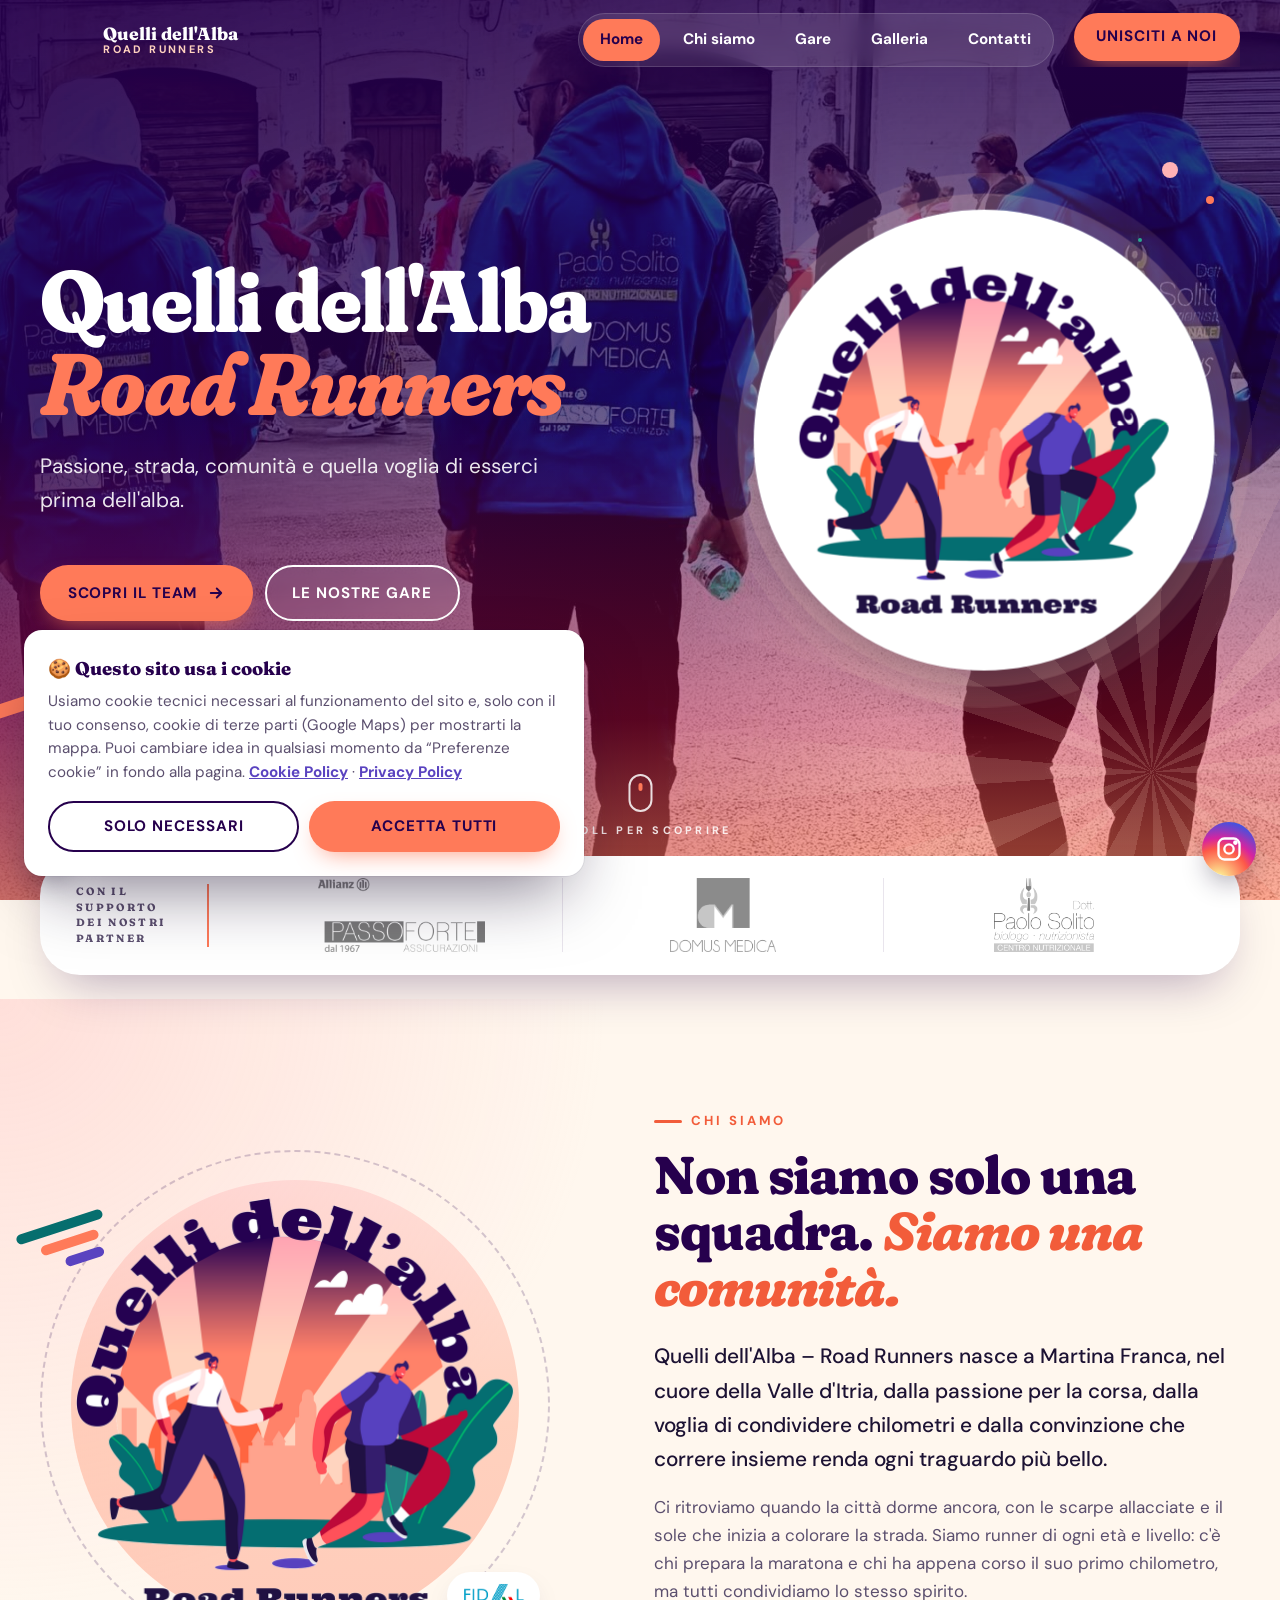
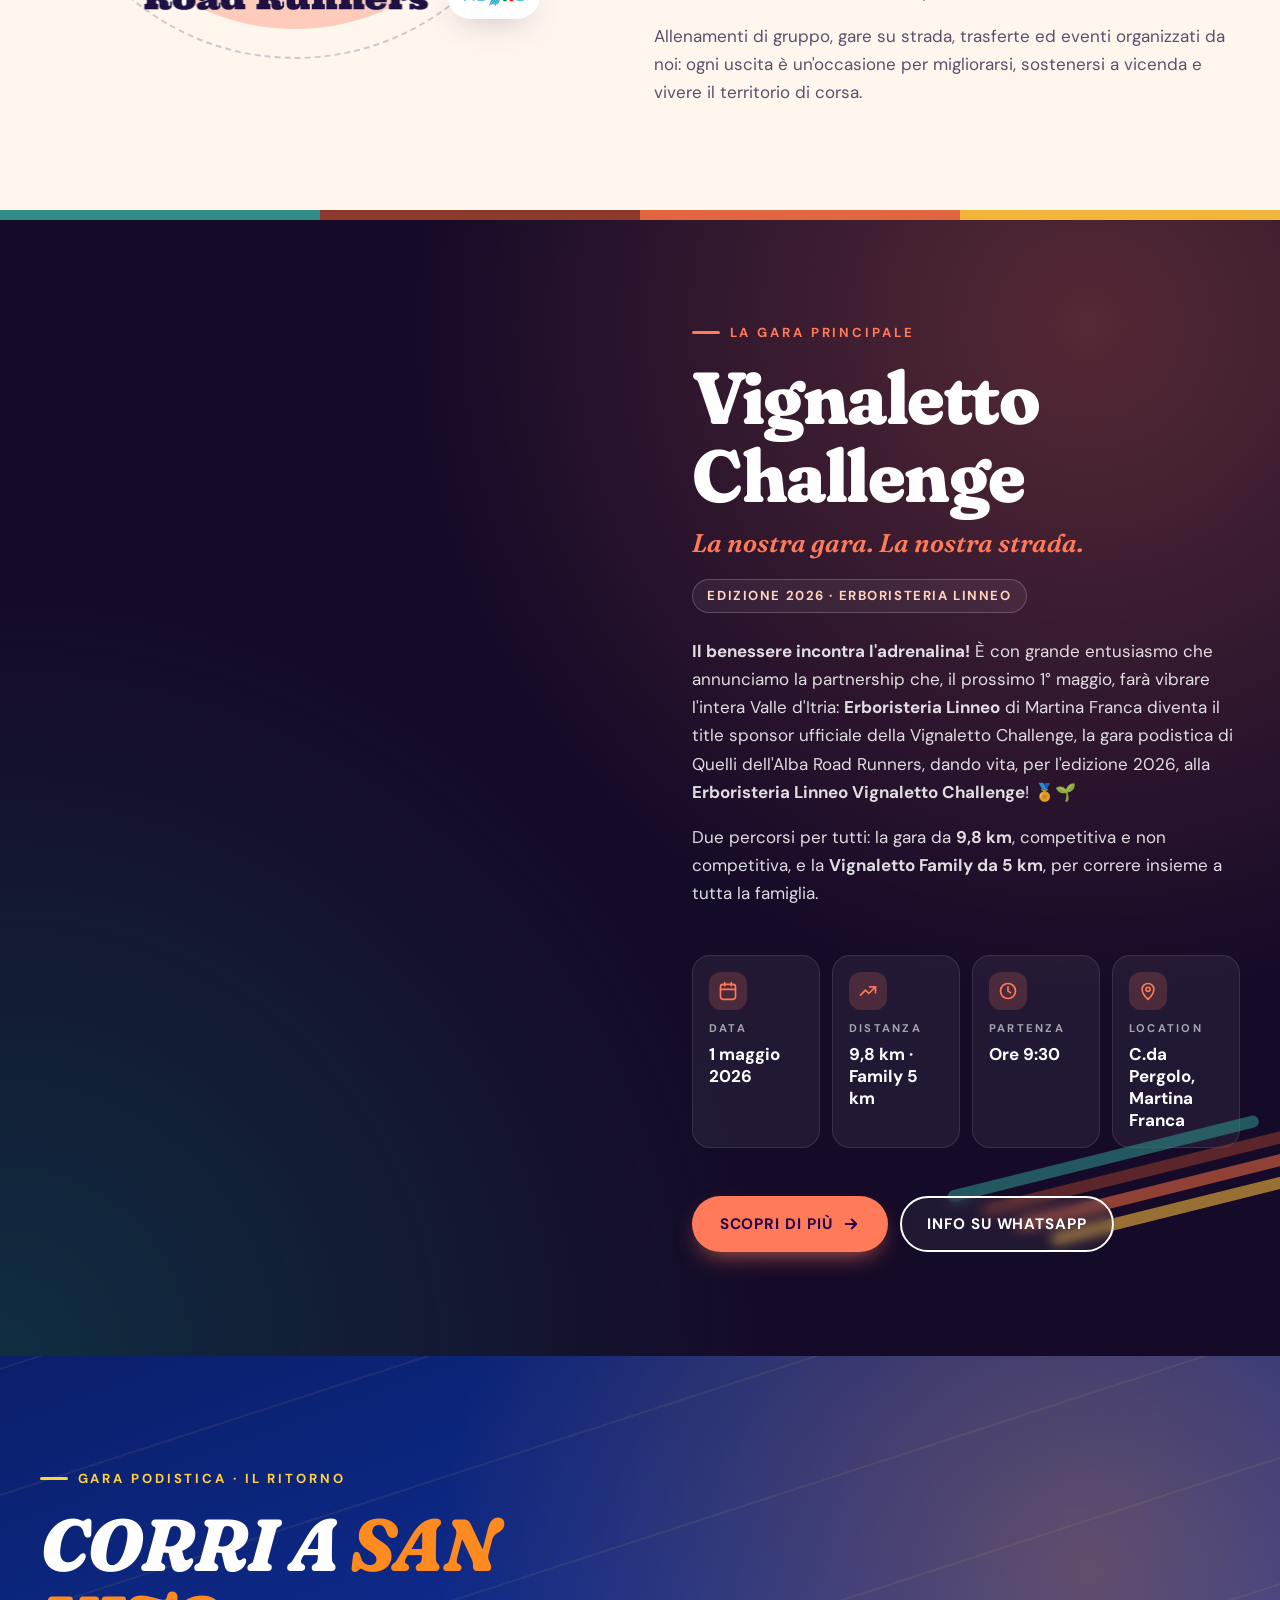
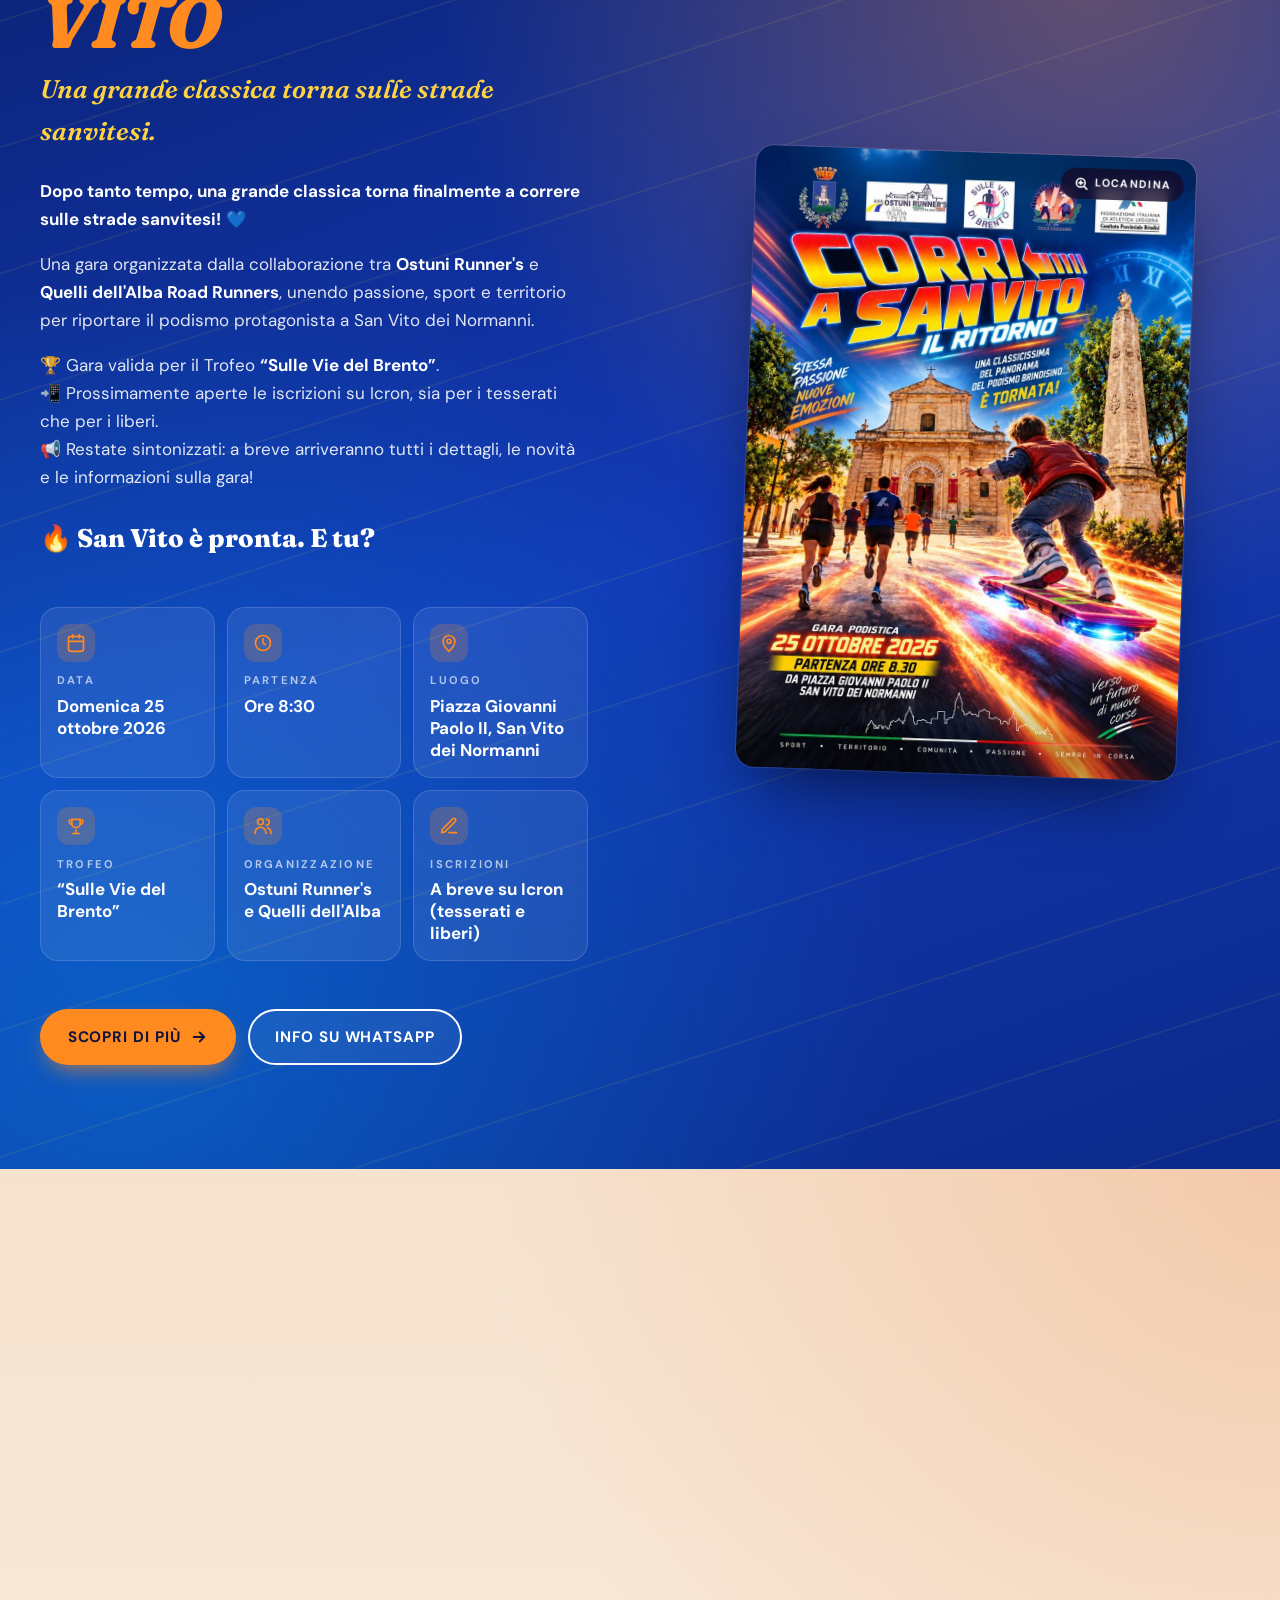
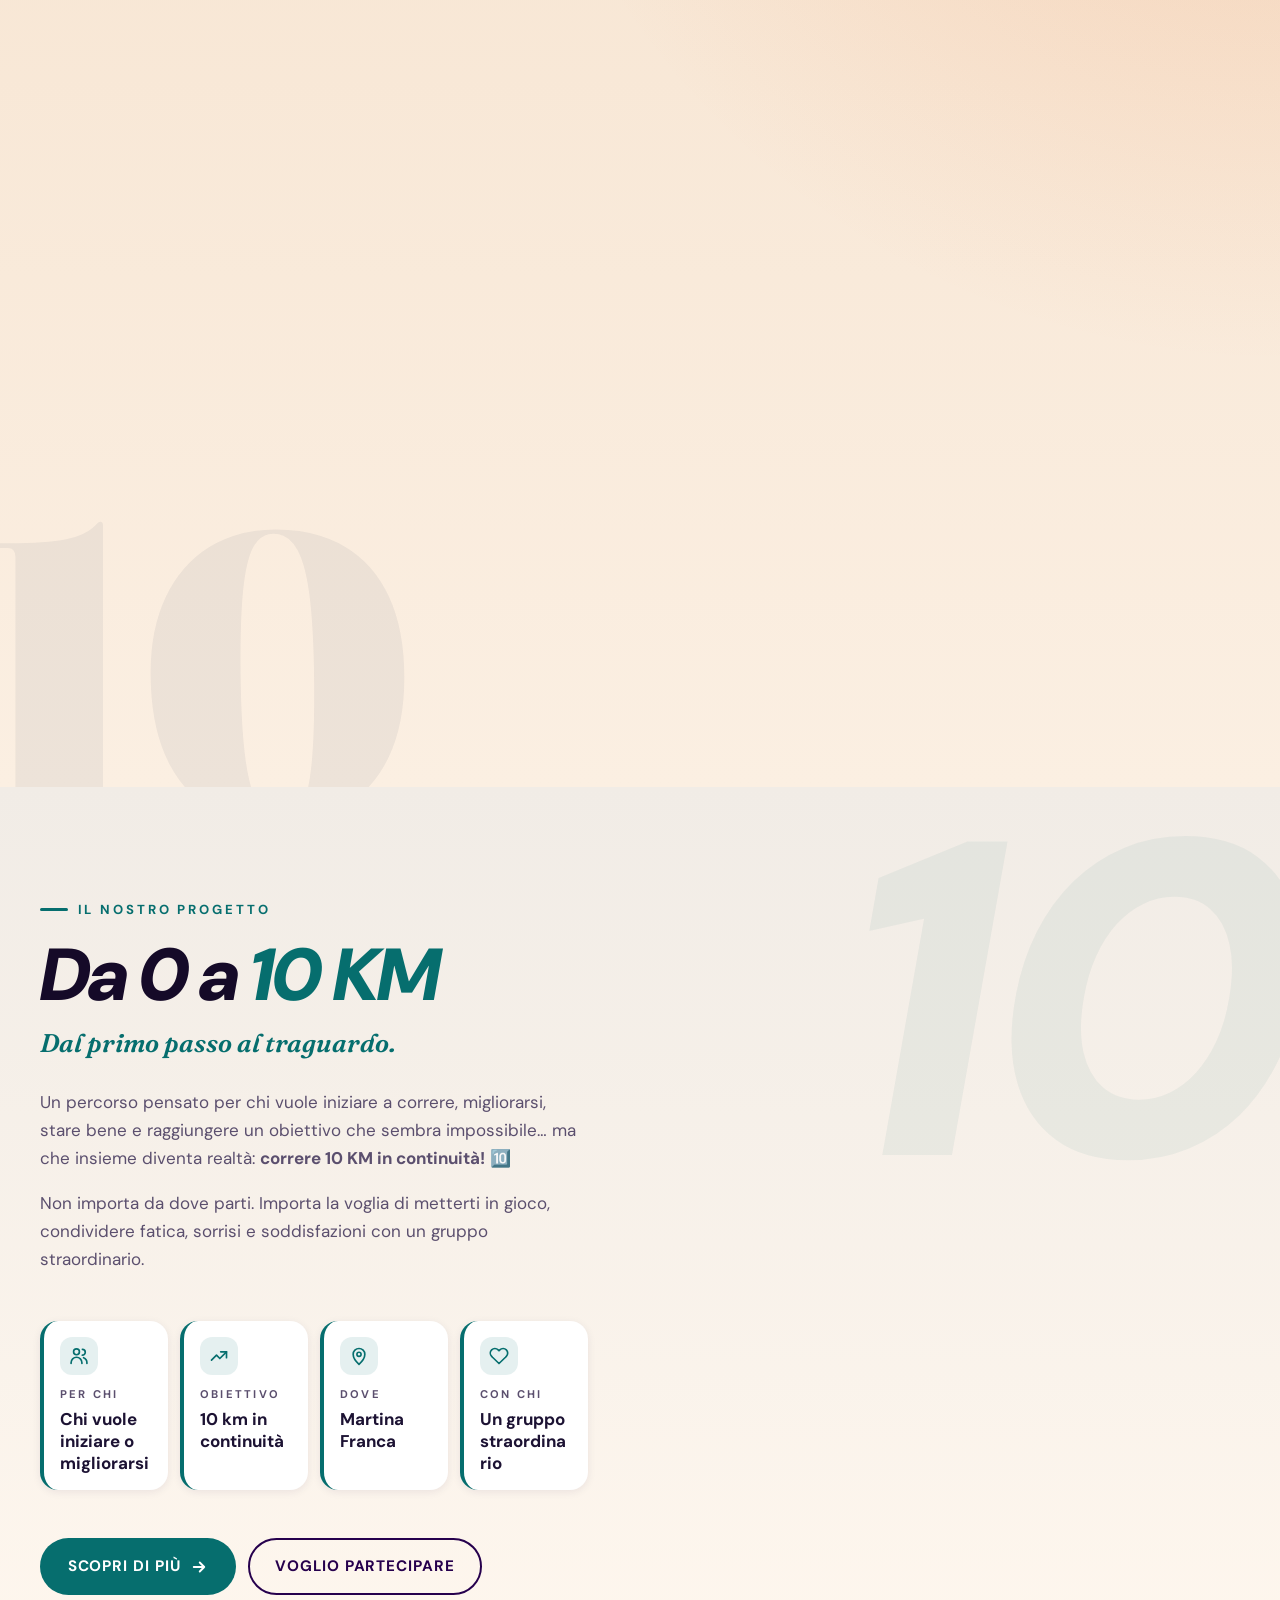
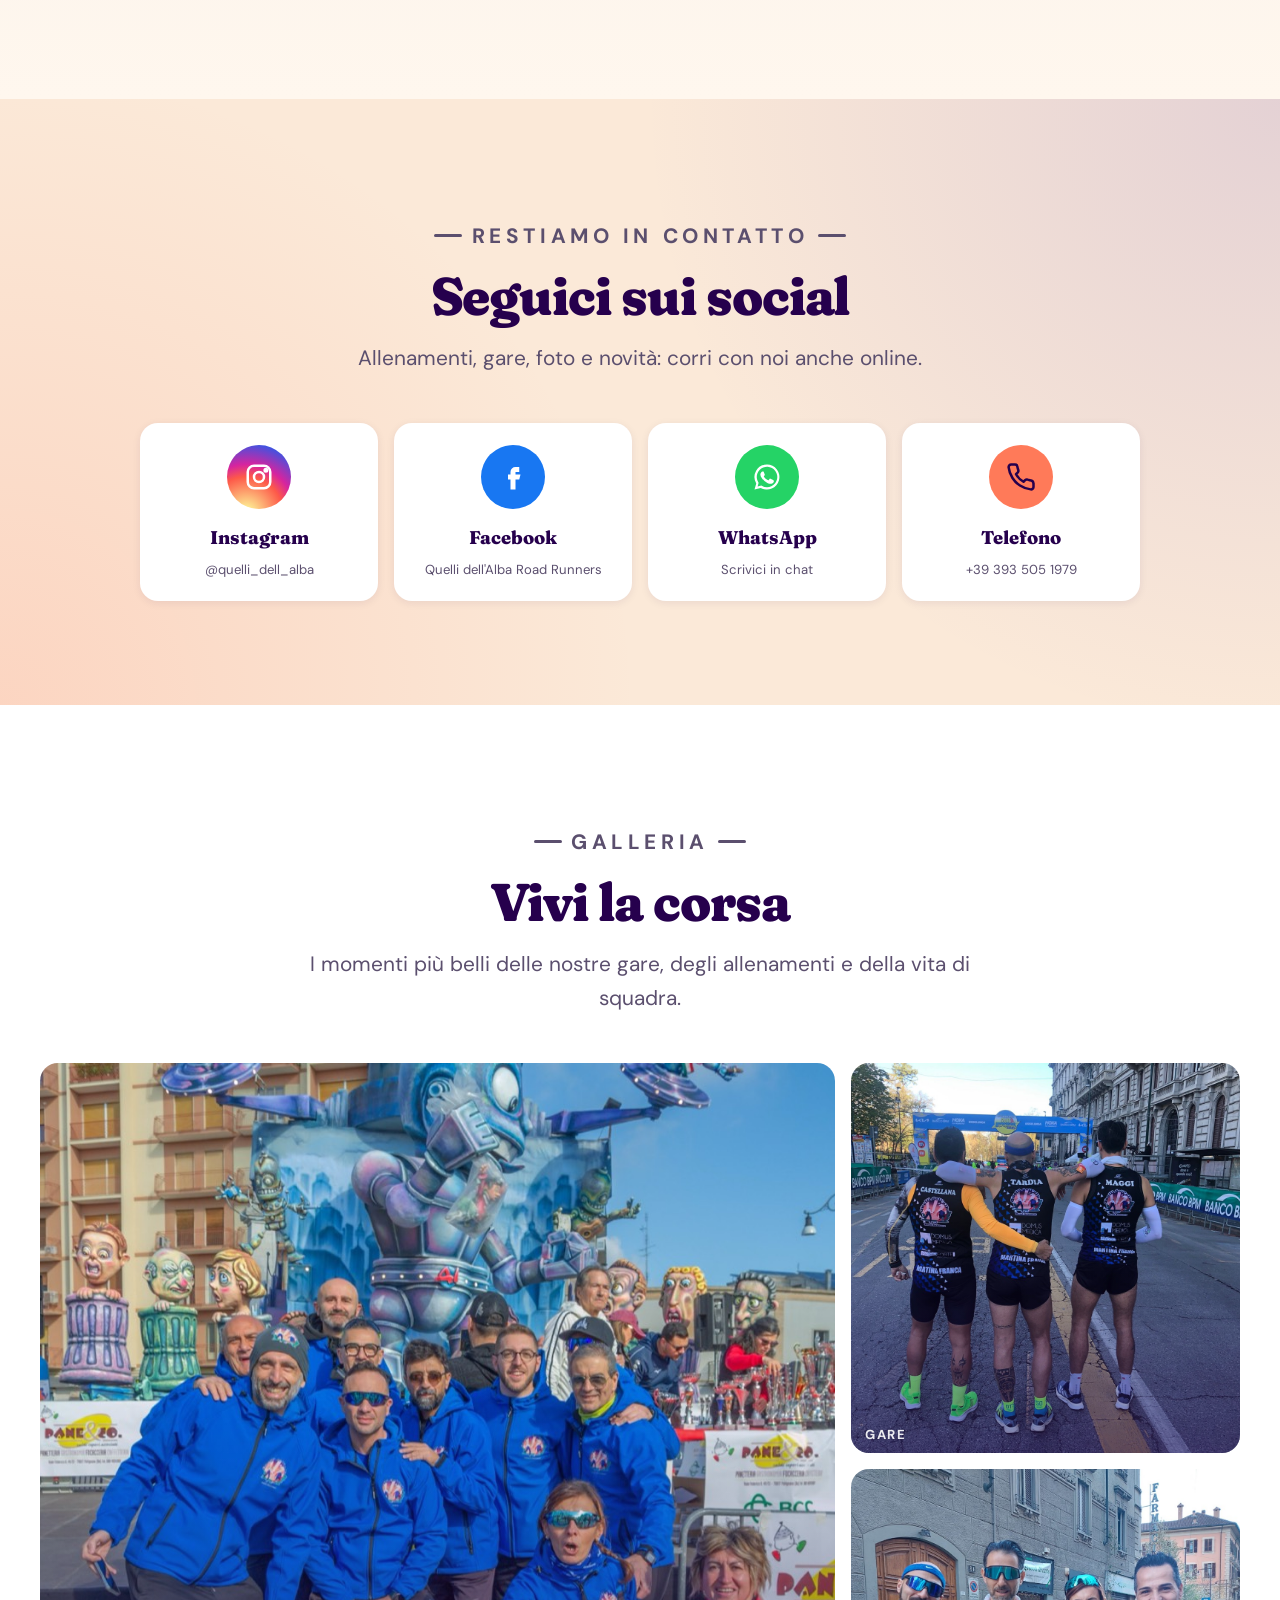
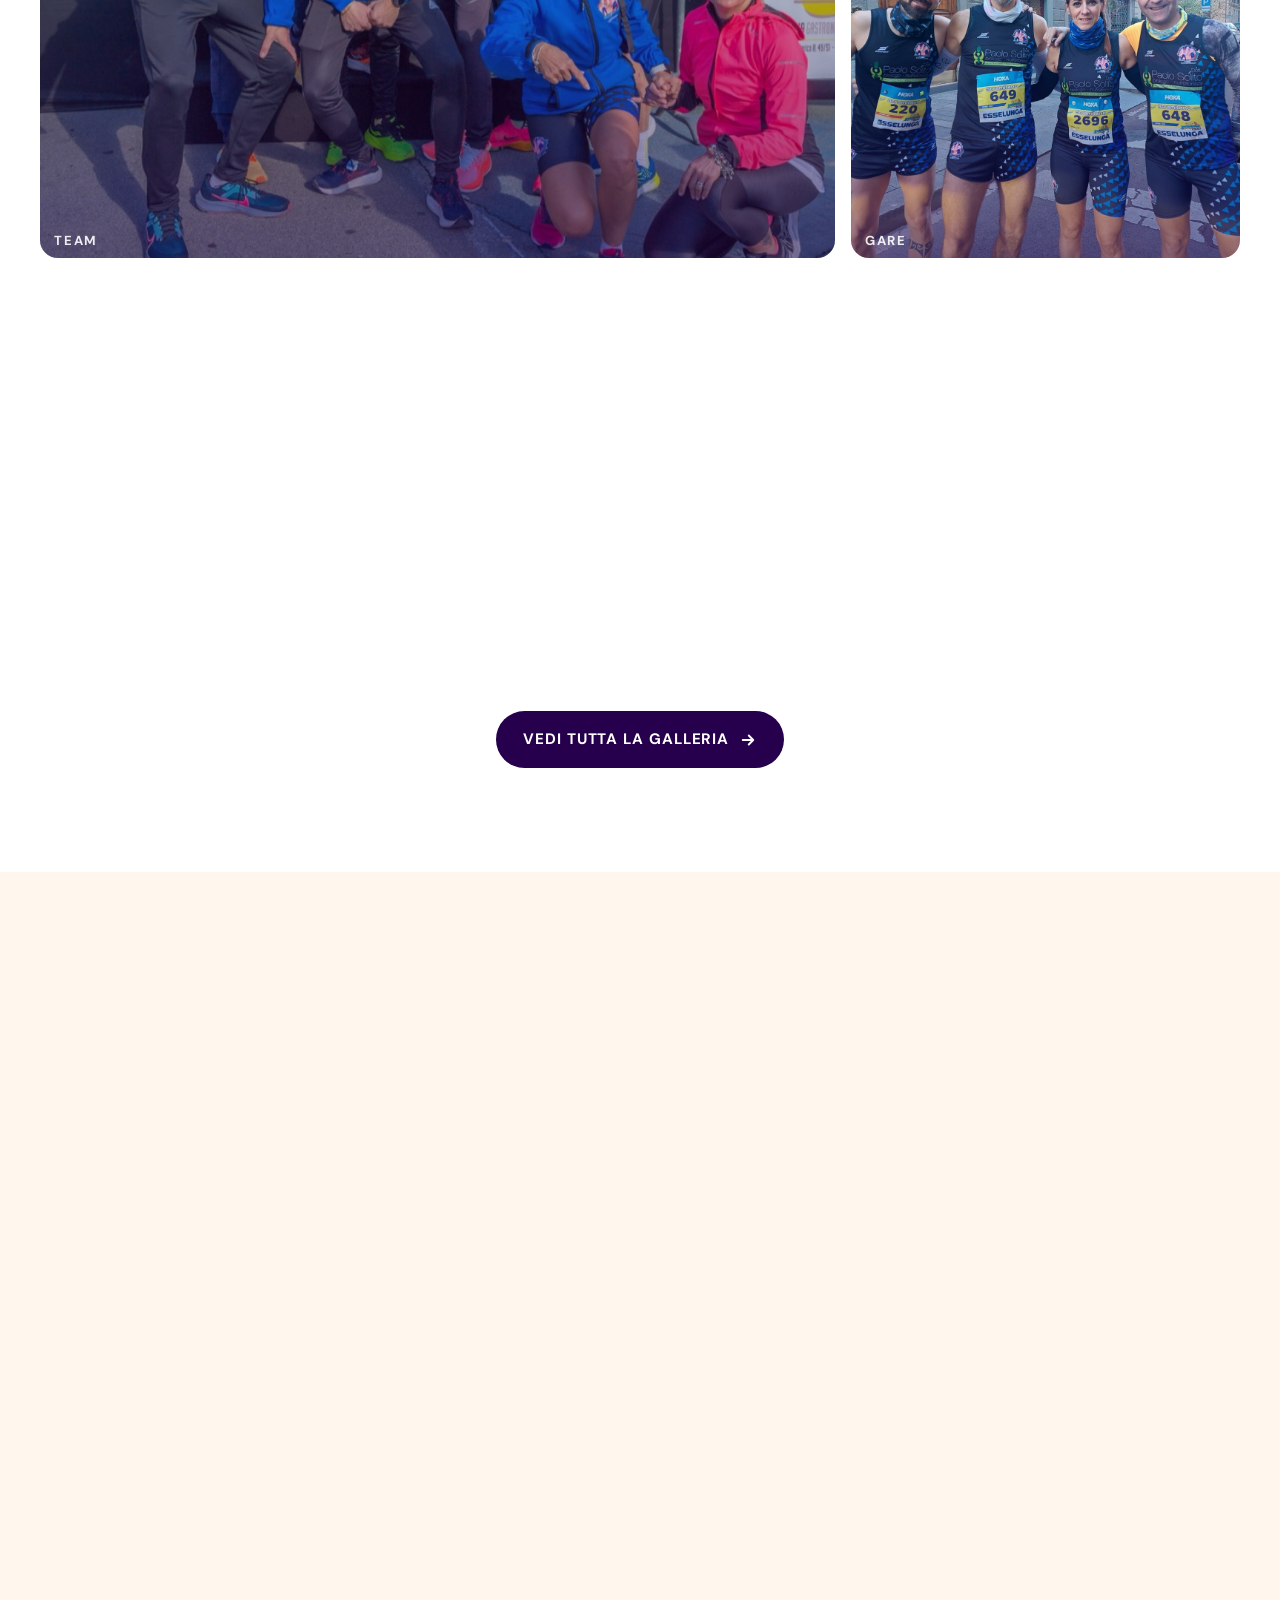
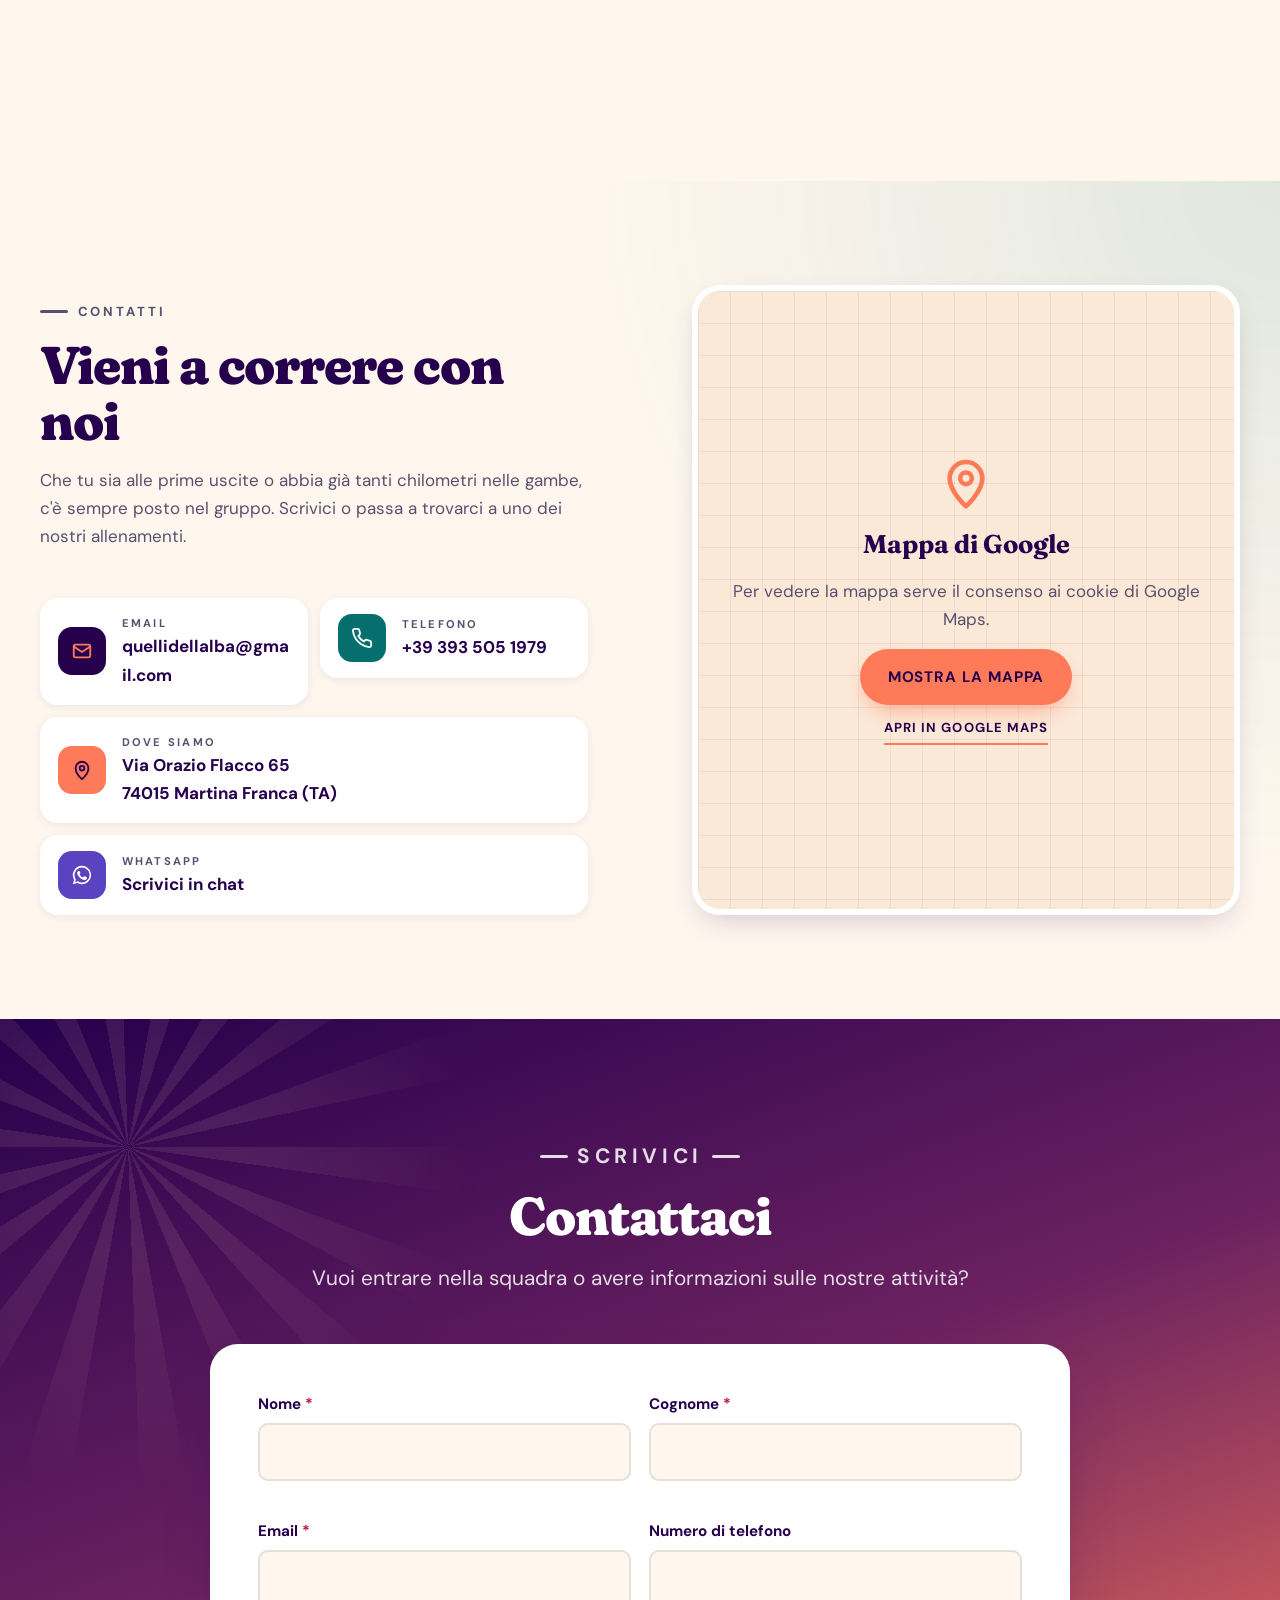
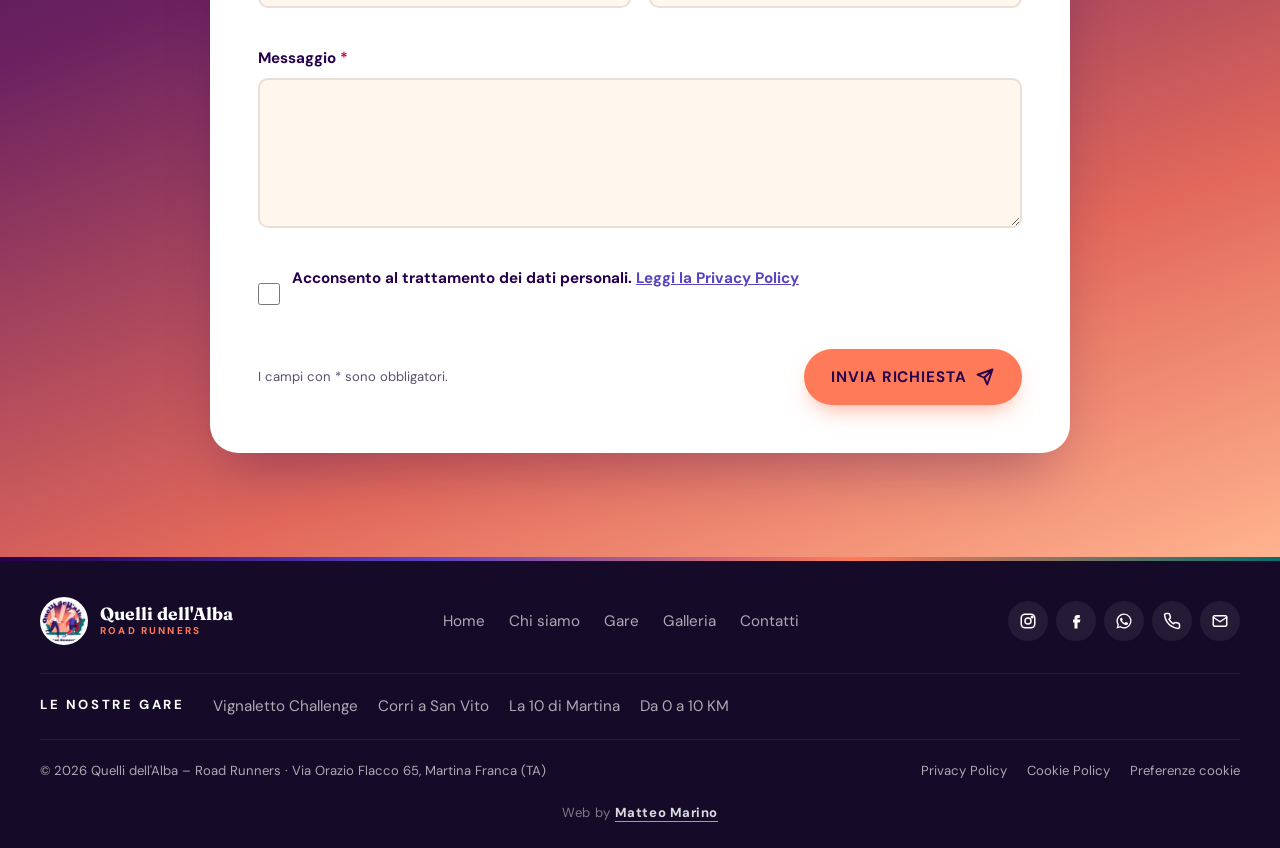
<file: index.html>
<!DOCTYPE html>
<html lang="it">
<head>
    <meta charset="UTF-8">
    <meta name="viewport" content="width=device-width, initial-scale=1.0">

    <!-- ===================== SEO ===================== -->
    <title>Quelli dell'Alba Road Runners – Running a Martina Franca</title>
    <meta name="description" content="Squadra di running di Martina Franca (TA): allenamenti di gruppo, gare su strada come Vignaletto Challenge, La 10 di Martina e Corri a San Vito. Unisciti a noi!">
    <meta name="robots" content="index, follow, max-image-preview:large, max-snippet:-1, max-video-preview:-1">
    <meta name="author" content="Quelli dell'Alba – Road Runners">
    <link rel="canonical" href="https://www.quellidellalba.it/">
    <link rel="alternate" hreflang="it" href="https://www.quellidellalba.it/">
    <link rel="alternate" hreflang="x-default" href="https://www.quellidellalba.it/">
    <meta name="theme-color" content="#26004d">
    <meta name="format-detection" content="telephone=no">
    <!-- Verifica proprietà (incollare il codice fornito e togliere il commento):
    <meta name="google-site-verification" content="CODICE-GOOGLE-SEARCH-CONSOLE">
    <meta name="msvalidate.01" content="CODICE-BING-WEBMASTER">
    -->

    <!-- Local SEO (geo) – Martina Franca (TA) -->
    <meta name="geo.region" content="IT-TA">
    <meta name="geo.placename" content="Martina Franca">
    <meta name="geo.position" content="40.7037;17.3442">
    <meta name="ICBM" content="40.7037, 17.3442">

    <!-- Open Graph (Facebook, WhatsApp, Instagram, LinkedIn) -->
    <meta property="og:type" content="website">
    <meta property="og:locale" content="it_IT">
    <meta property="og:site_name" content="Quelli dell'Alba – Road Runners">
    <meta property="og:title" content="Quelli dell'Alba Road Runners – Running a Martina Franca">
    <meta property="og:description" content="Squadra di running di Martina Franca (TA): allenamenti di gruppo, gare su strada come Vignaletto Challenge, La 10 di Martina e Corri a San Vito. Unisciti a noi!">
    <meta property="og:url" content="https://www.quellidellalba.it/">
    <meta property="og:image" content="https://www.quellidellalba.it/immagini/og-image.jpg">
    <meta property="og:image:width" content="1200">
    <meta property="og:image:height" content="630">
    <meta property="og:image:alt" content="Runner in controluce all'alba sulla spiaggia con il logo di Quelli dell'Alba Road Runners">

    <!-- Twitter / X -->
    <meta name="twitter:card" content="summary_large_image">
    <meta name="twitter:title" content="Quelli dell'Alba Road Runners – Running a Martina Franca">
    <meta name="twitter:description" content="Squadra di running di Martina Franca (TA): allenamenti di gruppo, gare su strada come Vignaletto Challenge, La 10 di Martina e Corri a San Vito. Unisciti a noi!">
    <meta name="twitter:image" content="https://www.quellidellalba.it/immagini/og-image.jpg">

    <!-- Icone e web app -->
    <link rel="icon" href="favicon.ico" sizes="48x48">
    <link rel="icon" type="image/png" sizes="192x192" href="immagini/icon-192.png">
    <link rel="apple-touch-icon" href="immagini/icon-192.png">
    <link rel="manifest" href="site.webmanifest">

    <!-- Immagine principale della hero: caricata subito (versione mobile 800px / desktop 1440px) -->
    <link rel="preload" as="image" href="immagini/sfondo-hero.jpeg"
          imagesrcset="immagini/sfondo-hero-800.jpg 800w, immagini/sfondo-hero.jpeg 1440w" imagesizes="100vw" fetchpriority="high">

    <!-- Dati strutturati Schema.org (Google, Bing e motori di risposta AI) -->
    <script type="application/ld+json">
    {
        "@context": "https://schema.org",
        "@graph": [
            {
                "@type": [
                    "SportsClub",
                    "SportsTeam"
                ],
                "@id": "https://www.quellidellalba.it/#organizzazione",
                "name": "Quelli dell'Alba – Road Runners",
                "alternateName": [
                    "Quelli dell'Alba",
                    "Quelli dell'Alba Road Runners",
                    "Q.A.R.R."
                ],
                "description": "Squadra di running di Martina Franca (TA), in Valle d'Itria: allenamenti di gruppo, gare su strada, la Vignaletto Challenge, Corri a San Vito, La 10 di Martina e il progetto Da 0 a 10 KM.",
                "sport": "Running",
                "url": "https://www.quellidellalba.it/",
                "logo": {
                    "@type": "ImageObject",
                    "url": "https://www.quellidellalba.it/immagini/logo.png",
                    "width": 900,
                    "height": 900
                },
                "image": "https://www.quellidellalba.it/immagini/og-image.jpg",
                "email": "quellidellalba@gmail.com",
                "telephone": "+393935051979",
                "address": {
                    "@type": "PostalAddress",
                    "streetAddress": "Via Orazio Flacco 65",
                    "postalCode": "74015",
                    "addressLocality": "Martina Franca",
                    "addressRegion": "TA",
                    "addressCountry": "IT"
                },
                "geo": {
                    "@type": "GeoCoordinates",
                    "latitude": 40.7037,
                    "longitude": 17.3442
                },
                "hasMap": "https://www.google.com/maps/search/?api=1&query=Via+Orazio+Flacco+65,+74015+Martina+Franca+TA",
                "areaServed": [
                    {
                        "@type": "City",
                        "name": "Martina Franca"
                    },
                    {
                        "@type": "Place",
                        "name": "Valle d'Itria"
                    },
                    {
                        "@type": "AdministrativeArea",
                        "name": "Puglia"
                    }
                ],
                "knowsAbout": [
                    "Running",
                    "Corsa su strada",
                    "Podismo",
                    "Allenamento di gruppo",
                    "Corsa per principianti"
                ],
                "contactPoint": {
                    "@type": "ContactPoint",
                    "contactType": "informazioni e iscrizioni",
                    "telephone": "+393935051979",
                    "email": "quellidellalba@gmail.com",
                    "availableLanguage": "Italian",
                    "areaServed": "IT"
                },
                "sponsor": [
                    {
                        "@type": "Organization",
                        "name": "Allianz – Passoforte Assicurazioni"
                    },
                    {
                        "@type": "Organization",
                        "name": "Domus Medica"
                    },
                    {
                        "@type": "Organization",
                        "name": "Dott. Paolo Solito – Biologo nutrizionista"
                    }
                ],
                "sameAs": [
                    "https://www.instagram.com/quelli_dell_alba/"
                ]
            },
            {
                "@type": "WebSite",
                "@id": "https://www.quellidellalba.it/#sito",
                "url": "https://www.quellidellalba.it/",
                "name": "Quelli dell'Alba – Road Runners",
                "inLanguage": "it-IT",
                "publisher": {
                    "@id": "https://www.quellidellalba.it/#organizzazione"
                }
            },
            {
                "@type": "WebPage",
                "@id": "https://www.quellidellalba.it/#pagina",
                "url": "https://www.quellidellalba.it/",
                "name": "Quelli dell'Alba Road Runners – Running a Martina Franca",
                "description": "Squadra di running di Martina Franca (TA): allenamenti di gruppo, gare su strada come Vignaletto Challenge, La 10 di Martina e Corri a San Vito. Unisciti a noi!",
                "inLanguage": "it-IT",
                "isPartOf": {
                    "@id": "https://www.quellidellalba.it/#sito"
                },
                "about": {
                    "@id": "https://www.quellidellalba.it/#organizzazione"
                },
                "primaryImageOfPage": {
                    "@type": "ImageObject",
                    "url": "https://www.quellidellalba.it/immagini/og-image.jpg"
                }
            },
            {
                "@type": "SportsEvent",
                "@id": "https://www.quellidellalba.it/vignaletto-challenge.html#evento",
                "url": "https://www.quellidellalba.it/vignaletto-challenge.html",
                "name": "Erboristeria Linneo Vignaletto Challenge 2026",
                "sport": "Running",
                "startDate": "2026-05-01T09:30:00+02:00",
                "eventStatus": "https://schema.org/EventScheduled",
                "eventAttendanceMode": "https://schema.org/OfflineEventAttendanceMode",
                "description": "Gara podistica su strada competitiva e non competitiva da 9,8 km e Vignaletto Family da 5 km, organizzata da Quelli dell'Alba – Road Runners.",
                "image": "https://www.quellidellalba.it/immagini/gare/vignaletto-locandina-2026.jpg",
                "location": {
                    "@type": "Place",
                    "name": "C.da Pergolo, Martina Franca",
                    "address": {
                        "@type": "PostalAddress",
                        "streetAddress": "C.da Pergolo",
                        "addressLocality": "Martina Franca",
                        "addressRegion": "TA",
                        "addressCountry": "IT"
                    }
                },
                "organizer": {
                    "@id": "https://www.quellidellalba.it/#organizzazione"
                },
                "sponsor": {
                    "@type": "Organization",
                    "name": "Erboristeria Linneo"
                }
            },
            {
                "@type": "SportsEvent",
                "@id": "https://www.quellidellalba.it/corri-a-san-vito.html#evento",
                "url": "https://www.quellidellalba.it/corri-a-san-vito.html",
                "name": "Corri a San Vito – Il ritorno 2026",
                "sport": "Running",
                "startDate": "2026-10-25T08:30:00+01:00",
                "eventStatus": "https://schema.org/EventScheduled",
                "eventAttendanceMode": "https://schema.org/OfflineEventAttendanceMode",
                "description": "Gara podistica su strada a San Vito dei Normanni, valida per il Trofeo Sulle Vie del Brento. Organizzata da Ostuni Runner's e Quelli dell'Alba Road Runners. Iscrizioni su Icron per tesserati e liberi.",
                "image": "https://www.quellidellalba.it/immagini/gare/corri-a-san-vito-locandina-2026.jpg",
                "location": {
                    "@type": "Place",
                    "name": "Piazza Giovanni Paolo II, San Vito dei Normanni",
                    "address": {
                        "@type": "PostalAddress",
                        "streetAddress": "Piazza Giovanni Paolo II",
                        "addressLocality": "San Vito dei Normanni",
                        "addressRegion": "BR",
                        "addressCountry": "IT"
                    }
                },
                "organizer": [
                    {
                        "@id": "https://www.quellidellalba.it/#organizzazione"
                    },
                    {
                        "@type": "SportsOrganization",
                        "name": "Ostuni Runner's"
                    }
                ],
                "superEvent": {
                    "@type": "EventSeries",
                    "name": "Trofeo Sulle Vie del Brento"
                }
            },
            {
                "@type": "SportsEvent",
                "@id": "https://www.quellidellalba.it/la-10-di-martina.html#evento",
                "url": "https://www.quellidellalba.it/la-10-di-martina.html",
                "name": "La 10 di Martina 2026",
                "sport": "Running",
                "startDate": "2026-09-13T08:30:00+02:00",
                "eventStatus": "https://schema.org/EventScheduled",
                "eventAttendanceMode": "https://schema.org/OfflineEventAttendanceMode",
                "description": "Gara su strada di 10 km (4 giri) a Martina Franca, tappa del Gran Prix di Terra Ionica e Campionato provinciale sui 10 km. Percorso veloce e scorrevole, dislivello positivo circa 84 m, difficoltà medio-facile.",
                "image": "https://www.quellidellalba.it/immagini/gare/la-10-di-martina-locandina-2026.jpg",
                "location": {
                    "@type": "Place",
                    "name": "Piazza XX Settembre (Villa Garibaldi), Martina Franca",
                    "address": {
                        "@type": "PostalAddress",
                        "streetAddress": "Piazza XX Settembre",
                        "addressLocality": "Martina Franca",
                        "postalCode": "74015",
                        "addressRegion": "TA",
                        "addressCountry": "IT"
                    }
                },
                "organizer": {
                    "@id": "https://www.quellidellalba.it/#organizzazione"
                }
            },
            {
                "@type": "FAQPage",
                "@id": "https://www.quellidellalba.it/#faq",
                "mainEntity": [
                    {
                        "@type": "Question",
                        "name": "Chi sono Quelli dell'Alba – Road Runners?",
                        "acceptedAnswer": {
                            "@type": "Answer",
                            "text": "Quelli dell'Alba – Road Runners è una squadra di running di Martina Franca (TA), in Valle d'Itria. Riunisce runner di ogni età e livello che condividono allenamenti di gruppo, gare su strada, trasferte ed eventi."
                        }
                    },
                    {
                        "@type": "Question",
                        "name": "Posso unirmi alla squadra anche se sono un principiante?",
                        "acceptedAnswer": {
                            "@type": "Answer",
                            "text": "Sì. Nel gruppo c'è chi prepara la maratona e chi ha appena corso il suo primo chilometro. Per chi parte da zero c'è il progetto Da 0 a 10 KM, pensato per arrivare a correre 10 km in continuità."
                        }
                    },
                    {
                        "@type": "Question",
                        "name": "Che cos'è la Vignaletto Challenge?",
                        "acceptedAnswer": {
                            "@type": "Answer",
                            "text": "È la gara podistica organizzata da Quelli dell'Alba Road Runners. L'edizione 2026, Erboristeria Linneo Vignaletto Challenge, si è corsa il 1° maggio 2026 alle 9:30 in C.da Pergolo a Martina Franca, con una gara competitiva e non competitiva da 9,8 km e la Vignaletto Family da 5 km."
                        }
                    },
                    {
                        "@type": "Question",
                        "name": "Quando si corre Corri a San Vito?",
                        "acceptedAnswer": {
                            "@type": "Answer",
                            "text": "Corri a San Vito – Il ritorno si corre domenica 25 ottobre 2026 con partenza alle 8:30 da Piazza Giovanni Paolo II a San Vito dei Normanni (BR). È organizzata da Ostuni Runner's e Quelli dell'Alba Road Runners ed è valida per il Trofeo Sulle Vie del Brento. Le iscrizioni apriranno su Icron, sia per i tesserati che per i liberi."
                        }
                    },
                    {
                        "@type": "Question",
                        "name": "Che cos'è La 10 di Martina?",
                        "acceptedAnswer": {
                            "@type": "Answer",
                            "text": "È una gara su strada di 10 km (4 giri) nel cuore di Martina Franca, tappa del Gran Prix di Terra Ionica e valida come Campionato provinciale sui 10 km. L'edizione 2026 si è corsa domenica 13 settembre 2026 con partenza alle 8:30 da Piazza XX Settembre (Villa Garibaldi). Il percorso è veloce e scorrevole, con circa 84 metri di dislivello positivo e difficoltà medio-facile."
                        }
                    },
                    {
                        "@type": "Question",
                        "name": "Che cos'è il progetto Da 0 a 10 KM?",
                        "acceptedAnswer": {
                            "@type": "Answer",
                            "text": "È un percorso per chi vuole iniziare a correre, migliorarsi e stare bene, con l'obiettivo di correre 10 km in continuità insieme a un gruppo che condivide fatica, sorrisi e soddisfazioni."
                        }
                    },
                    {
                        "@type": "Question",
                        "name": "Dove si trova la squadra e come posso contattarvi?",
                        "acceptedAnswer": {
                            "@type": "Answer",
                            "text": "La sede è in Via Orazio Flacco 65, 74015 Martina Franca (TA). Puoi scrivere a quellidellalba@gmail.com, chiamare o scrivere su WhatsApp al +39 393 505 1979, oppure usare il modulo Contattaci del sito."
                        }
                    }
                ]
            }
        ]
    }
    </script>

    <!-- Google Fonts -->
    <link rel="preconnect" href="https://fonts.googleapis.com">
    <link rel="preconnect" href="https://fonts.gstatic.com" crossorigin>
    <link href="https://fonts.googleapis.com/css2?family=DM+Sans:ital,opsz,wght@0,9..40,400..900;1,9..40,400..900&family=Fraunces:ital,opsz,wght,SOFT,WONK@0,9..144,600..900,0..100,0..1;1,9..144,600..900,0..100,0..1&display=swap" rel="stylesheet">

    <link rel="stylesheet" href="style.css?v=22">

    <!-- Attiva le animazioni solo se JavaScript è disponibile -->
    <script>document.documentElement.classList.add('js');</script>
    <script src="script.js?v=22" defer></script>
</head>
<body class="has-flying-logo">

    <a class="skip-link" href="#main">Vai al contenuto</a>

    <!-- ===================== HEADER / NAVBAR ===================== -->
    <header class="site-header" id="site-header">
        <nav class="nav container" aria-label="Navigazione principale">
            <a class="nav__brand" href="index.html" aria-label="Quelli dell'Alba – Road Runners, torna alla home">
                <img class="nav__logo" src="immagini/logo-small.png" alt="" width="52" height="52">
                <span class="nav__name">
                    Quelli dell'Alba
                    <small>Road Runners</small>
                </span>
            </a>

            <button class="nav__toggle" type="button" aria-expanded="false" aria-controls="nav-menu" aria-label="Apri il menu">
                <span class="nav__toggle-bars" aria-hidden="true"><span></span><span></span><span></span></span>
            </button>

            <div class="nav__menu" id="nav-menu">
                <ul class="nav__list">
                    <li><a class="nav__link is-active" href="#hero" data-section="hero">Home</a></li>
                    <li><a class="nav__link" href="#chi-siamo" data-section="chi-siamo">Chi siamo</a></li>
                    <li><a class="nav__link" href="#vignaletto" data-section="vignaletto san-vito la-dieci da-zero-a-dieci">Gare</a></li>
                    <li><a class="nav__link" href="galleria.html">Galleria</a></li>
                    <li><a class="nav__link" href="#contact-info" data-section="contact-info contact-form">Contatti</a></li>
                </ul>
                <a class="btn btn--primary nav__cta" href="#contact-form">Unisciti a noi</a>
                <div class="nav__extra">
                    <span>Contattaci</span>
                    <a href="https://www.instagram.com/quelli_dell_alba/" target="_blank" rel="noopener" aria-label="Instagram"><svg viewBox="0 0 24 24" fill="none" stroke="currentColor" stroke-width="2" aria-hidden="true"><rect x="3" y="3" width="18" height="18" rx="5"/><circle cx="12" cy="12" r="4"/><circle cx="17.5" cy="6.5" r="1" fill="currentColor"/></svg></a>
                    <a href="https://wa.me/393935051979" target="_blank" rel="noopener" aria-label="WhatsApp"><svg viewBox="0 0 24 24" fill="currentColor" aria-hidden="true"><path d="M12 2a10 10 0 00-8.6 15.1L2 22l5-1.3A10 10 0 1012 2zm0 18.2a8.2 8.2 0 01-4.2-1.2l-.3-.2-3 .8.8-2.9-.2-.3A8.2 8.2 0 1112 20.2zm4.5-6.1c-.2-.1-1.5-.7-1.7-.8s-.4-.1-.6.1-.7.8-.8 1-.3.2-.5.1a6.7 6.7 0 01-2-1.2 7.4 7.4 0 01-1.4-1.7c-.1-.2 0-.4.1-.5l.4-.4.2-.4v-.4l-.8-1.9c-.2-.5-.4-.4-.6-.4h-.5a1 1 0 00-.7.3 3 3 0 00-.9 2.2 5.2 5.2 0 001.1 2.7 11.8 11.8 0 004.5 4c.6.3 1.1.4 1.5.5a3.6 3.6 0 001.7.1 2.8 2.8 0 001.8-1.3 2.3 2.3 0 00.2-1.3c-.1-.1-.3-.2-.5-.3z"/></svg></a>
                    <a href="tel:+393935051979" aria-label="Telefono"><svg viewBox="0 0 24 24" fill="none" stroke="currentColor" stroke-width="2" stroke-linecap="round" stroke-linejoin="round" aria-hidden="true"><path d="M22 16.9v3a2 2 0 01-2.2 2 19.8 19.8 0 01-8.6-3.1 19.5 19.5 0 01-6-6A19.8 19.8 0 012.1 4.2 2 2 0 014.1 2h3a2 2 0 012 1.7c.1.9.4 1.8.7 2.7a2 2 0 01-.5 2.1L8 9.8a16 16 0 006 6l1.3-1.3a2 2 0 012.1-.4c.9.3 1.8.6 2.7.7a2 2 0 011.7 2z"/></svg></a>
                    <a href="mailto:quellidellalba@gmail.com" aria-label="Email"><svg viewBox="0 0 24 24" fill="none" stroke="currentColor" stroke-width="2" stroke-linecap="round" stroke-linejoin="round" aria-hidden="true"><rect x="3" y="5" width="18" height="14" rx="2"/><path d="M3 7l9 6 9-6"/></svg></a>
                </div>
            </div>
        </nav>
    </header>

    <!-- Logo "volante": grande nella hero, durante lo scroll si rimpicciolisce
         e si posiziona nell'header (gestito da script.js, sezione 1b) -->
    <div class="flying-logo" aria-hidden="true">
        <div class="flying-logo__inner">
            <img src="immagini/logo.png" alt="" width="900" height="900" fetchpriority="high">
        </div>
    </div>

    <main id="main">

        <!-- ===================== HERO ===================== -->
        <section id="hero" aria-labelledby="hero-title">
            <div class="hero__bg" aria-hidden="true">
                <!-- Sostituire con la foto del team preferita -->
                <img src="immagini/sfondo-hero.jpeg" srcset="immagini/sfondo-hero-800.jpg 800w, immagini/sfondo-hero.jpeg 1440w" sizes="100vw" alt="" width="1440" height="1585" fetchpriority="high">
            </div>
            <div class="hero__overlay" aria-hidden="true"></div>
            <div class="hero__rays" aria-hidden="true"></div>
            <span class="hero__shape hero__shape--1" aria-hidden="true"></span>
            <span class="hero__shape hero__shape--2" aria-hidden="true"></span>
            <span class="hero__shape hero__shape--3" aria-hidden="true"></span>

            <div class="container hero__inner">
                <div class="hero__content">
                    <h1 class="hero__title" id="hero-title" data-reveal>
                        Quelli dell'Alba
                        <span>Road Runners</span>
                    </h1>
                    <p class="hero__subtitle" data-reveal style="--reveal-delay: .1s">
                        Passione, strada, comunità e quella voglia di esserci prima dell'alba.
                    </p>
                    <div class="btn-group hero__actions" data-reveal style="--reveal-delay: .2s">
                        <a class="btn btn--primary" href="#chi-siamo">
                            Scopri il team
                            <svg viewBox="0 0 24 24" fill="none" stroke="currentColor" stroke-width="2.5" stroke-linecap="round" stroke-linejoin="round" aria-hidden="true"><path d="M5 12h14M13 6l6 6-6 6"/></svg>
                        </a>
                        <a class="btn btn--ghost" href="#vignaletto">Le nostre gare</a>
                    </div>
                </div>

                <!-- Segnaposto: indica dove e quanto grande appare il logo nella hero.
                     Il logo vero è .flying-logo (sotto l'header), animato da script.js -->
                <div class="hero__visual" aria-hidden="true"></div>
            </div>

            <a class="hero__scroll" href="#sponsors" aria-label="Scorri alla sezione successiva">
                <span class="hero__scroll-mouse" aria-hidden="true"></span>
                SCROLL PER SCOPRIRE
            </a>
        </section>

        <!-- ===================== SPONSOR ===================== -->
        <section id="sponsors" aria-labelledby="sponsors-title">
            <div class="container">
                <div class="sponsors__bar" data-reveal>
                    <h2 class="sponsors__title" id="sponsors-title">Con il supporto dei nostri partner</h2>
                    <!-- Per cambiare uno sponsor: sostituire immagine (PNG trasparente) e alt.
                         Per renderlo cliccabile: trasformare <div class="sponsor"> in <a class="sponsor" href="https://sito-sponsor" target="_blank" rel="noopener"> -->
                    <ul class="sponsors__list">
                        <li>
                            <div class="sponsor" title="Allianz Passoforte Assicurazioni">
                                <img src="immagini/sponsor/sponsor-01-allianz-passoforte.png" alt="Allianz – Passoforte Assicurazioni" width="900" height="398" loading="lazy">
                            </div>
                        </li>
                        <li>
                            <div class="sponsor" title="Domus Medica">
                                <img src="immagini/sponsor/sponsor-02-domus-medica.png" alt="Domus Medica" width="565" height="393" loading="lazy">
                            </div>
                        </li>
                        <li>
                            <div class="sponsor" title="Dott. Paolo Solito, biologo nutrizionista">
                                <img src="immagini/sponsor/sponsor-03-paolo-solito.png" alt="Dott. Paolo Solito – Biologo nutrizionista, Centro nutrizionale" width="700" height="520" loading="lazy">
                            </div>
                        </li>
                    </ul>
                </div>
            </div>
        </section>

        <!-- ===================== CHI SIAMO ===================== -->
        <section id="chi-siamo" class="section" aria-labelledby="about-title">
            <div class="container about">
                <div class="about__visual" data-reveal="left">
                    <div class="about__stripe" aria-hidden="true"><span></span><span></span><span></span></div>
                    <img class="about__logo" src="immagini/logo.png" alt="Logo Quelli dell'Alba – Road Runners" width="900" height="900" loading="lazy">
                    <div class="about__badge">
                        <img src="immagini/fidal.png" alt="FIDAL – Federazione Italiana di Atletica Leggera" width="331" height="152" loading="lazy">
                    </div>
                </div>

                <div class="about__content" data-reveal="right">
                    <p class="eyebrow">Chi siamo</p>
                    <h2 id="about-title">Non siamo solo una squadra. <em>Siamo una comunità.</em></h2>
                    <p class="lead">
                        Quelli dell'Alba – Road Runners nasce a Martina Franca, nel cuore della Valle d'Itria, dalla passione per la corsa, dalla voglia di condividere chilometri e dalla convinzione che correre insieme renda ogni traguardo più bello.
                    </p>
                    <div class="about__text">
                        <p>
                            Ci ritroviamo quando la città dorme ancora, con le scarpe allacciate e il sole che inizia a colorare la strada. Siamo runner di ogni età e livello: c'è chi prepara la maratona e chi ha appena corso il suo primo chilometro, ma tutti condividiamo lo stesso spirito.
                        </p>
                        <p>
                            Allenamenti di gruppo, gare su strada, trasferte ed eventi organizzati da noi: ogni uscita è un'occasione per migliorarsi, sostenersi a vicenda e vivere il territorio di corsa.
                        </p>
                    </div>

                </div>
            </div>
        </section>

        <!-- ===================== GARA PRINCIPALE: VIGNALETTO CHALLENGE ===================== -->
        <section id="vignaletto" class="section race" aria-labelledby="vignaletto-title">
            <div class="race__stripes" aria-hidden="true"><span></span><span></span><span></span><span></span></div>

            <div class="container race__grid">
                <div class="race__media" data-reveal="left" data-lightbox-group>
                    <!-- Locandina ufficiale: al clic si apre in grande nel lightbox.
                         Per una nuova edizione sostituire immagini/gare/vignaletto-locandina-2026.jpg -->
                    <button class="race__poster" type="button" data-lightbox-item aria-label="Apri in grande la locandina della Vignaletto Challenge 2026">
                        <img src="immagini/gare/vignaletto-locandina-2026.jpg" alt="Locandina Vignaletto Challenge 2026: 1 maggio 2026 ore 9.30, C.da Pergolo – Martina Franca. Competitiva e non da 9,8 km, Vignaletto Family da 5 km" width="904" height="1280" loading="lazy">
                        <span class="race__poster-hint" aria-hidden="true">
                            <svg viewBox="0 0 24 24" fill="none" stroke="currentColor" stroke-width="2.5" stroke-linecap="round"><circle cx="11" cy="11" r="7"/><path d="M21 21l-4.3-4.3M11 8v6M8 11h6"/></svg>
                            Locandina
                        </span>
                    </button>
                </div>

                <div class="race__content" data-reveal="right">
                    <p class="eyebrow">La gara principale</p>
                    <h2 id="vignaletto-title">Vignaletto Challenge</h2>
                    <p class="race__tagline">La nostra gara. La nostra strada.</p>
                    <p class="race__edition">Edizione 2026 · Erboristeria Linneo</p>
                    <div class="race__desc">
                        <p>
                            <strong>Il benessere incontra l'adrenalina!</strong> È con grande entusiasmo che annunciamo la partnership che, il prossimo 1° maggio, farà vibrare l'intera Valle d'Itria: <strong>Erboristeria Linneo</strong> di Martina Franca diventa il title sponsor ufficiale della Vignaletto Challenge, la gara podistica di Quelli dell'Alba Road Runners, dando vita, per l'edizione 2026, alla <strong>Erboristeria Linneo Vignaletto Challenge</strong>! 🏅🌱
                        </p>
                        <p>
                            Due percorsi per tutti: la gara da <strong>9,8 km</strong>, competitiva e non competitiva, e la <strong>Vignaletto Family da 5 km</strong>, per correre insieme a tutta la famiglia.
                        </p>
                    </div>

                    <ul class="race__info">
                        <li class="info-card">
                            <span class="info-card__icon" aria-hidden="true">
                                <svg viewBox="0 0 24 24" fill="none" stroke="currentColor" stroke-width="2" stroke-linecap="round" stroke-linejoin="round"><rect x="3" y="4" width="18" height="18" rx="3"/><path d="M16 2v4M8 2v4M3 10h18"/></svg>
                            </span>
                            <span class="info-card__label">Data</span>
                            <span class="info-card__value">1 maggio 2026</span>
                        </li>
                        <li class="info-card">
                            <span class="info-card__icon" aria-hidden="true">
                                <svg viewBox="0 0 24 24" fill="none" stroke="currentColor" stroke-width="2" stroke-linecap="round" stroke-linejoin="round"><path d="M3 17l6-6 4 4 8-8"/><path d="M14 7h7v7"/></svg>
                            </span>
                            <span class="info-card__label">Distanza</span>
                            <span class="info-card__value">9,8 km · Family 5 km</span>
                        </li>
                        <li class="info-card">
                            <span class="info-card__icon" aria-hidden="true">
                                <svg viewBox="0 0 24 24" fill="none" stroke="currentColor" stroke-width="2" stroke-linecap="round" stroke-linejoin="round"><circle cx="12" cy="12" r="9"/><path d="M12 7v5l3 2"/></svg>
                            </span>
                            <span class="info-card__label">Partenza</span>
                            <span class="info-card__value">Ore 9:30</span>
                        </li>
                        <li class="info-card">
                            <span class="info-card__icon" aria-hidden="true">
                                <svg viewBox="0 0 24 24" fill="none" stroke="currentColor" stroke-width="2" stroke-linecap="round" stroke-linejoin="round"><path d="M12 22s7-6.2 7-12a7 7 0 10-14 0c0 5.8 7 12 7 12z"/><circle cx="12" cy="10" r="2.5"/></svg>
                            </span>
                            <span class="info-card__label">Location</span>
                            <span class="info-card__value">C.da Pergolo, Martina Franca</span>
                        </li>
                    </ul>

                    <div class="btn-group">
                        <!-- Pagina dedicata alla gara -->
                        <a class="btn btn--primary" href="vignaletto-challenge.html" aria-label="Scopri di più su Vignaletto Challenge">
                            Scopri di più
                            <svg viewBox="0 0 24 24" fill="none" stroke="currentColor" stroke-width="2.5" stroke-linecap="round" stroke-linejoin="round" aria-hidden="true"><path d="M5 12h14M13 6l6 6-6 6"/></svg>
                        </a>
                        <a class="btn btn--ghost" href="https://wa.me/393935051979?text=Ciao!%20Vorrei%20informazioni%20sulla%20Vignaletto%20Challenge" target="_blank" rel="noopener">Info su WhatsApp</a>
                    </div>
                </div>
            </div>
        </section>

        <!-- ===================== GARA: CORRI A SAN VITO ===================== -->
        <section id="san-vito" class="section race race--reverse" aria-labelledby="sanvito-title">
            <div class="container race__grid">
                <div class="race__media" data-reveal="right" data-lightbox-group>
                    <!-- Locandina ufficiale: al clic si apre in grande nel lightbox -->
                    <button class="race__poster" type="button" data-lightbox-item aria-label="Apri in grande la locandina di Corri a San Vito – Il ritorno">
                        <img src="immagini/gare/corri-a-san-vito-locandina-2026.jpg" alt="Locandina Corri a San Vito – Il ritorno: gara podistica 25 ottobre 2026, partenza ore 8:30 da Piazza Giovanni Paolo II, San Vito dei Normanni" width="920" height="1300" loading="lazy">
                        <span class="race__poster-hint" aria-hidden="true">
                            <svg viewBox="0 0 24 24" fill="none" stroke="currentColor" stroke-width="2.5" stroke-linecap="round"><circle cx="11" cy="11" r="7"/><path d="M21 21l-4.3-4.3M11 8v6M8 11h6"/></svg>
                            Locandina
                        </span>
                    </button>
                </div>

                <div class="race__content" data-reveal="left">
                    <p class="eyebrow">Gara podistica · Il ritorno</p>
                    <h2 id="sanvito-title">Corri a <span>San Vito</span></h2>
                    <p class="race__tagline">Una grande classica torna sulle strade sanvitesi.</p>
                    <!-- Conto alla rovescia: calcolato da script.js, sparisce dopo la gara -->
                    <p class="race__countdown" data-countdown="2026-10-25T08:30:00+01:00" hidden></p>
                    <div class="race__desc">
                        <p>
                            <strong>Dopo tanto tempo, una grande classica torna finalmente a correre sulle strade sanvitesi!</strong> 💙
                        </p>
                        <p>
                            Una gara organizzata dalla collaborazione tra <strong>Ostuni Runner's</strong> e <strong>Quelli dell'Alba Road Runners</strong>,
                            unendo passione, sport e territorio per riportare il podismo protagonista a San Vito dei Normanni.
                        </p>
                        <p>
                            🏆 Gara valida per il Trofeo <strong>“Sulle Vie del Brento”</strong>.<br>
                            📲 Prossimamente aperte le iscrizioni su Icron, sia per i tesserati che per i liberi.<br>
                            📢 Restate sintonizzati: a breve arriveranno tutti i dettagli, le novità e le informazioni sulla gara!
                        </p>
                        <p class="race__claim">🔥 San Vito è pronta. E tu?</p>
                    </div>

                    <ul class="race__info race__info--6">
                        <li class="info-card">
                            <span class="info-card__icon" aria-hidden="true">
                                <svg viewBox="0 0 24 24" fill="none" stroke="currentColor" stroke-width="2" stroke-linecap="round" stroke-linejoin="round"><rect x="3" y="4" width="18" height="18" rx="3"/><path d="M16 2v4M8 2v4M3 10h18"/></svg>
                            </span>
                            <span class="info-card__label">Data</span>
                            <span class="info-card__value">Domenica 25 ottobre 2026</span>
                        </li>
                        <li class="info-card">
                            <span class="info-card__icon" aria-hidden="true">
                                <svg viewBox="0 0 24 24" fill="none" stroke="currentColor" stroke-width="2" stroke-linecap="round" stroke-linejoin="round"><circle cx="12" cy="12" r="9"/><path d="M12 7v5l3 2"/></svg>
                            </span>
                            <span class="info-card__label">Partenza</span>
                            <span class="info-card__value">Ore 8:30</span>
                        </li>
                        <li class="info-card">
                            <span class="info-card__icon" aria-hidden="true">
                                <svg viewBox="0 0 24 24" fill="none" stroke="currentColor" stroke-width="2" stroke-linecap="round" stroke-linejoin="round"><path d="M12 22s7-6.2 7-12a7 7 0 10-14 0c0 5.8 7 12 7 12z"/><circle cx="12" cy="10" r="2.5"/></svg>
                            </span>
                            <span class="info-card__label">Luogo</span>
                            <span class="info-card__value">Piazza Giovanni Paolo II, San Vito dei Normanni</span>
                        </li>
                        <li class="info-card">
                            <span class="info-card__icon" aria-hidden="true">
                                <svg viewBox="0 0 24 24" fill="none" stroke="currentColor" stroke-width="2" stroke-linecap="round" stroke-linejoin="round"><path d="M8 21h8M12 17v4M7 4h10v5a5 5 0 01-10 0z"/><path d="M17 5h3v2a3 3 0 01-3 3M7 5H4v2a3 3 0 003 3"/></svg>
                            </span>
                            <span class="info-card__label">Trofeo</span>
                            <span class="info-card__value">“Sulle Vie del Brento”</span>
                        </li>
                        <li class="info-card">
                            <span class="info-card__icon" aria-hidden="true">
                                <svg viewBox="0 0 24 24" fill="none" stroke="currentColor" stroke-width="2" stroke-linecap="round" stroke-linejoin="round"><circle cx="9" cy="7" r="3.5"/><path d="M2.5 21v-1a6.5 6.5 0 0113 0v1"/><path d="M16 4a3.5 3.5 0 010 7M21.5 21v-1a6.5 6.5 0 00-4-6"/></svg>
                            </span>
                            <span class="info-card__label">Organizzazione</span>
                            <span class="info-card__value">Ostuni Runner's e Quelli dell'Alba</span>
                        </li>
                        <li class="info-card">
                            <span class="info-card__icon" aria-hidden="true">
                                <svg viewBox="0 0 24 24" fill="none" stroke="currentColor" stroke-width="2" stroke-linecap="round" stroke-linejoin="round"><path d="M12 20h9"/><path d="M16.5 3.5a2.1 2.1 0 013 3L7 19l-4 1 1-4z"/></svg>
                            </span>
                            <span class="info-card__label">Iscrizioni</span>
                            <span class="info-card__value">A breve su Icron (tesserati e liberi)</span>
                        </li>
                    </ul>

                    <div class="btn-group">
                        <!-- Pagina dedicata alla gara -->
                        <a class="btn btn--primary" href="corri-a-san-vito.html" aria-label="Scopri di più su Corri a San Vito">
                            Scopri di più
                            <svg viewBox="0 0 24 24" fill="none" stroke="currentColor" stroke-width="2.5" stroke-linecap="round" stroke-linejoin="round" aria-hidden="true"><path d="M5 12h14M13 6l6 6-6 6"/></svg>
                        </a>
                        <a class="btn btn--ghost" href="https://wa.me/393935051979?text=Ciao!%20Vorrei%20informazioni%20su%20Corri%20a%20San%20Vito" target="_blank" rel="noopener">Info su WhatsApp</a>
                    </div>
                </div>
            </div>
        </section>

        <!-- ===================== GARA: LA 10 DI MARTINA ===================== -->
        <section id="la-dieci" class="section race" aria-labelledby="ladieci-title">
            <div class="container race__grid">
                <div class="race__media" data-reveal="left" data-lightbox-group>
                    <!-- Locandina ufficiale: al clic si apre in grande nel lightbox -->
                    <button class="race__poster" type="button" data-lightbox-item aria-label="Apri in grande la locandina de La 10 di Martina 2026">
                        <img src="immagini/gare/la-10-di-martina-locandina-2026.jpg" alt="Locandina La 10 di Martina: domenica 13 settembre 2026, partenza ore 8:30, Martina Franca – Villa Garibaldi. Tappa Gran Prix di Terra Ionica, Campionato provinciale sui 10 chilometri" width="1001" height="1300" loading="lazy">
                        <span class="race__poster-hint" aria-hidden="true">
                            <svg viewBox="0 0 24 24" fill="none" stroke="currentColor" stroke-width="2.5" stroke-linecap="round"><circle cx="11" cy="11" r="7"/><path d="M21 21l-4.3-4.3M11 8v6M8 11h6"/></svg>
                            Locandina
                        </span>
                    </button>
                </div>

                <div class="race__content" data-reveal="right">
                    <p class="eyebrow">Gara su strada · 10 km</p>
                    <h2 id="ladieci-title">La 10 di Martina</h2>
                    <p class="race__tagline">Veloce e scorrevole, nel cuore di Martina Franca.</p>
                    <p class="race__edition">Tappa Gran Prix di Terra Ionica · Campionato provinciale 10 km</p>
                    <div class="race__desc">
                        <p>
                            Un percorso scorrevole e prevalentemente pianeggiante, con circa <strong>84 metri di dislivello positivo</strong>.
                            Le salite sono brevi e mai particolarmente impegnative: un tracciato ideale sia per chi vuole cercare il proprio
                            <strong>personal best</strong>, sia per chi vuole semplicemente godersi una bella gara nel cuore di Martina Franca. 💙
                        </p>
                        <p>
                            Percorso veloce, scorrevole, con leggere ondulazioni. Preparati a dare tutto, da buon runner, negli ultimi chilometri! 💪🔥
                        </p>
                    </div>

                    <ul class="race__info race__info--6">
                        <li class="info-card">
                            <span class="info-card__icon" aria-hidden="true">
                                <svg viewBox="0 0 24 24" fill="none" stroke="currentColor" stroke-width="2" stroke-linecap="round" stroke-linejoin="round"><rect x="3" y="4" width="18" height="18" rx="3"/><path d="M16 2v4M8 2v4M3 10h18"/></svg>
                            </span>
                            <span class="info-card__label">Data</span>
                            <span class="info-card__value">Domenica 13 settembre 2026</span>
                        </li>
                        <li class="info-card">
                            <span class="info-card__icon" aria-hidden="true">
                                <svg viewBox="0 0 24 24" fill="none" stroke="currentColor" stroke-width="2" stroke-linecap="round" stroke-linejoin="round"><circle cx="12" cy="12" r="9"/><path d="M12 7v5l3 2"/></svg>
                            </span>
                            <span class="info-card__label">Partenza</span>
                            <span class="info-card__value">Ore 8:30</span>
                        </li>
                        <li class="info-card">
                            <span class="info-card__icon" aria-hidden="true">
                                <svg viewBox="0 0 24 24" fill="none" stroke="currentColor" stroke-width="2" stroke-linecap="round" stroke-linejoin="round"><path d="M4 19c4 0 4-6 8-6s4-6 8-6"/><circle cx="4" cy="19" r="1.5"/><circle cx="20" cy="7" r="1.5"/></svg>
                            </span>
                            <span class="info-card__label">Distanza</span>
                            <span class="info-card__value">10 km (4 giri)</span>
                        </li>
                        <li class="info-card">
                            <span class="info-card__icon" aria-hidden="true">
                                <svg viewBox="0 0 24 24" fill="none" stroke="currentColor" stroke-width="2" stroke-linecap="round" stroke-linejoin="round"><path d="M3 20l6-10 4 6 3-4 5 8z"/></svg>
                            </span>
                            <span class="info-card__label">Dislivello</span>
                            <span class="info-card__value">+84 m</span>
                        </li>
                        <li class="info-card">
                            <span class="info-card__icon" aria-hidden="true">
                                <svg viewBox="0 0 24 24" fill="none" stroke="currentColor" stroke-width="2" stroke-linecap="round" stroke-linejoin="round"><path d="M3 17l6-6 4 4 8-8"/><path d="M14 7h7v7"/></svg>
                            </span>
                            <span class="info-card__label">Difficoltà</span>
                            <span class="info-card__value">Medio-facile</span>
                        </li>
                        <li class="info-card">
                            <span class="info-card__icon" aria-hidden="true">
                                <svg viewBox="0 0 24 24" fill="none" stroke="currentColor" stroke-width="2" stroke-linecap="round" stroke-linejoin="round"><path d="M12 22s7-6.2 7-12a7 7 0 10-14 0c0 5.8 7 12 7 12z"/><circle cx="12" cy="10" r="2.5"/></svg>
                            </span>
                            <span class="info-card__label">Luogo</span>
                            <span class="info-card__value">Piazza XX Settembre (Villa Garibaldi)</span>
                        </li>
                    </ul>

                    <div class="btn-group">
                        <!-- Pagina dedicata alla gara -->
                        <a class="btn btn--navy" href="la-10-di-martina.html" aria-label="Scopri di più su La 10 di Martina">
                            Scopri di più
                            <svg viewBox="0 0 24 24" fill="none" stroke="currentColor" stroke-width="2.5" stroke-linecap="round" stroke-linejoin="round" aria-hidden="true"><path d="M5 12h14M13 6l6 6-6 6"/></svg>
                        </a>
                        <a class="btn btn--outline" href="https://wa.me/393935051979?text=Ciao!%20Vorrei%20informazioni%20su%20La%2010%20di%20Martina" target="_blank" rel="noopener">Info e iscrizioni</a>
                    </div>
                </div>
            </div>
        </section>

        <!-- ===================== PROGETTO: DA 0 A 10 KM ===================== -->
        <section id="da-zero-a-dieci" class="section race race--reverse" aria-labelledby="da0a10-title">
            <div class="container race__grid">
                <div class="race__media" data-reveal="right">
                    <!-- Solo il logo del progetto (nessuna locandina) -->
                    <div class="race__logo-card">
                        <span class="race__logo-card-num" aria-hidden="true">10</span>
                        <img src="immagini/gare/da0a10-logo-trasparente.png" alt="Logo Da 0 a 10 – Martina Franca, Quelli dell'Alba Road Runners" width="568" height="289" loading="lazy">
                    </div>
                </div>

                <div class="race__content" data-reveal="left">
                    <p class="eyebrow">Il nostro progetto</p>
                    <h2 id="da0a10-title">Da 0 a <span>10 KM</span></h2>
                    <p class="race__tagline">Dal primo passo al traguardo.</p>
                    <div class="race__desc">
                        <p>
                            Un percorso pensato per chi vuole iniziare a correre, migliorarsi, stare bene e raggiungere un obiettivo che sembra impossibile… ma che insieme diventa realtà: <strong>correre 10 KM in continuità!</strong> 🔟
                        </p>
                        <p>
                            Non importa da dove parti. Importa la voglia di metterti in gioco, condividere fatica, sorrisi e soddisfazioni con un gruppo straordinario.
                        </p>
                    </div>

                    <ul class="race__info">
                        <li class="info-card">
                            <span class="info-card__icon" aria-hidden="true">
                                <svg viewBox="0 0 24 24" fill="none" stroke="currentColor" stroke-width="2" stroke-linecap="round" stroke-linejoin="round"><circle cx="9" cy="7" r="3.5"/><path d="M2.5 21v-1a6.5 6.5 0 0113 0v1"/><path d="M16 4a3.5 3.5 0 010 7M21.5 21v-1a6.5 6.5 0 00-4-6"/></svg>
                            </span>
                            <span class="info-card__label">Per chi</span>
                            <span class="info-card__value">Chi vuole iniziare o migliorarsi</span>
                        </li>
                        <li class="info-card">
                            <span class="info-card__icon" aria-hidden="true">
                                <svg viewBox="0 0 24 24" fill="none" stroke="currentColor" stroke-width="2" stroke-linecap="round" stroke-linejoin="round"><path d="M3 17l6-6 4 4 8-8"/><path d="M14 7h7v7"/></svg>
                            </span>
                            <span class="info-card__label">Obiettivo</span>
                            <span class="info-card__value">10 km in continuità</span>
                        </li>
                        <li class="info-card">
                            <span class="info-card__icon" aria-hidden="true">
                                <svg viewBox="0 0 24 24" fill="none" stroke="currentColor" stroke-width="2" stroke-linecap="round" stroke-linejoin="round"><path d="M12 22s7-6.2 7-12a7 7 0 10-14 0c0 5.8 7 12 7 12z"/><circle cx="12" cy="10" r="2.5"/></svg>
                            </span>
                            <span class="info-card__label">Dove</span>
                            <span class="info-card__value">Martina Franca</span>
                        </li>
                        <li class="info-card">
                            <span class="info-card__icon" aria-hidden="true">
                                <svg viewBox="0 0 24 24" fill="none" stroke="currentColor" stroke-width="2" stroke-linecap="round" stroke-linejoin="round"><path d="M20.8 4.6a5.5 5.5 0 00-7.8 0L12 5.7l-1-1.1a5.5 5.5 0 00-7.8 7.8l1 1.1L12 21l7.8-7.5 1-1.1a5.5 5.5 0 000-7.8z"/></svg>
                            </span>
                            <span class="info-card__label">Con chi</span>
                            <span class="info-card__value">Un gruppo straordinario</span>
                        </li>
                    </ul>

                    <div class="btn-group">
                        <!-- Pagina dedicata alla gara -->
                        <a class="btn btn--teal" href="da-0-a-10-km.html" aria-label="Scopri di più su Da 0 a 10 KM">
                            Scopri di più
                            <svg viewBox="0 0 24 24" fill="none" stroke="currentColor" stroke-width="2.5" stroke-linecap="round" stroke-linejoin="round" aria-hidden="true"><path d="M5 12h14M13 6l6 6-6 6"/></svg>
                        </a>
                        <a class="btn btn--outline" href="https://wa.me/393935051979?text=Ciao!%20Vorrei%20informazioni%20sul%20progetto%20Da%200%20a%2010%20KM" target="_blank" rel="noopener">Voglio partecipare</a>
                    </div>
                </div>
            </div>
        </section>

        <!-- ===================== SEGUICI SUI SOCIAL ===================== -->
        <section id="social" class="section" aria-labelledby="social-title">
            <div class="container">
                <div class="section-head section-head--center" data-reveal>
                    <p class="eyebrow">Restiamo in contatto</p>
                    <h2 id="social-title">Seguici sui social</h2>
                    <p>Allenamenti, gare, foto e novità: corri con noi anche online.</p>
                </div>

                <ul class="social-grid">
                    <li data-reveal>
                        <a class="social-card social-card--instagram" href="https://www.instagram.com/quelli_dell_alba/" target="_blank" rel="noopener">
                            <span class="social-card__icon"><svg viewBox="0 0 24 24" fill="none" stroke="currentColor" stroke-width="2" aria-hidden="true"><rect x="3" y="3" width="18" height="18" rx="5"/><circle cx="12" cy="12" r="4"/><circle cx="17.5" cy="6.5" r="1" fill="currentColor"/></svg></span>
                            <span class="social-card__name">Instagram</span>
                            <span class="social-card__handle">@quelli_dell_alba</span>
                        </a>
                    </li>
                    <li data-reveal style="--reveal-delay: .08s">
                        <!-- [INSERIRE URL FACEBOOK] al posto di # -->
                        <a class="social-card social-card--facebook" href="#" target="_blank" rel="noopener">
                            <span class="social-card__icon"><svg viewBox="0 0 24 24" fill="currentColor" aria-hidden="true"><path d="M14 8h3V4h-3a4 4 0 00-4 4v2H8v4h2v8h4v-8h3l1-4h-4V8z"/></svg></span>
                            <span class="social-card__name">Facebook</span>
                            <span class="social-card__handle">Quelli dell'Alba Road Runners</span>
                        </a>
                    </li>
                    <li data-reveal style="--reveal-delay: .16s">
                        <a class="social-card social-card--whatsapp" href="https://wa.me/393935051979" target="_blank" rel="noopener">
                            <span class="social-card__icon"><svg viewBox="0 0 24 24" fill="currentColor" aria-hidden="true"><path d="M12 2a10 10 0 00-8.6 15.1L2 22l5-1.3A10 10 0 1012 2zm0 18.2a8.2 8.2 0 01-4.2-1.2l-.3-.2-3 .8.8-2.9-.2-.3A8.2 8.2 0 1112 20.2zm4.5-6.1c-.2-.1-1.5-.7-1.7-.8s-.4-.1-.6.1-.7.8-.8 1-.3.2-.5.1a6.7 6.7 0 01-2-1.2 7.4 7.4 0 01-1.4-1.7c-.1-.2 0-.4.1-.5l.4-.4.2-.4v-.4l-.8-1.9c-.2-.5-.4-.4-.6-.4h-.5a1 1 0 00-.7.3 3 3 0 00-.9 2.2 5.2 5.2 0 001.1 2.7 11.8 11.8 0 004.5 4c.6.3 1.1.4 1.5.5a3.6 3.6 0 001.7.1 2.8 2.8 0 001.8-1.3 2.3 2.3 0 00.2-1.3c-.1-.1-.3-.2-.5-.3z"/></svg></span>
                            <span class="social-card__name">WhatsApp</span>
                            <span class="social-card__handle">Scrivici in chat</span>
                        </a>
                    </li>
                    <li data-reveal style="--reveal-delay: .24s">
                        <a class="social-card social-card--phone" href="tel:+393935051979">
                            <span class="social-card__icon"><svg viewBox="0 0 24 24" fill="none" stroke="currentColor" stroke-width="2" stroke-linecap="round" stroke-linejoin="round" aria-hidden="true"><path d="M22 16.9v3a2 2 0 01-2.2 2 19.8 19.8 0 01-8.6-3.1 19.5 19.5 0 01-6-6A19.8 19.8 0 012.1 4.2 2 2 0 014.1 2h3a2 2 0 012 1.7c.1.9.4 1.8.7 2.7a2 2 0 01-.5 2.1L8 9.8a16 16 0 006 6l1.3-1.3a2 2 0 012.1-.4c.9.3 1.8.6 2.7.7a2 2 0 011.7 2z"/></svg></span>
                            <span class="social-card__name">Telefono</span>
                            <span class="social-card__handle">+39 393 505 1979</span>
                        </a>
                    </li>
                </ul>
            </div>
        </section>

        <!-- ===================== GALLERIA PREVIEW ===================== -->
        <section id="gallery-preview" class="section" aria-labelledby="gallery-preview-title">
            <div class="container">
                <div class="section-head section-head--center" data-reveal>
                    <p class="eyebrow">Galleria</p>
                    <h2 id="gallery-preview-title">Vivi la corsa</h2>
                    <p>I momenti più belli delle nostre gare, degli allenamenti e della vita di squadra.</p>
                </div>

                <!-- Click su una foto = lightbox. Le foto mancanti mostrano un segnaposto col nome del file. -->
                <div class="preview-grid" data-lightbox-group>
                    <button class="gallery-item media" type="button" data-reveal data-placeholder="immagini/gallery/gallery-team-01.jpg">
                        <img src="immagini/gallery/gallery-team-01.jpg" alt="Il team con la giacca ufficiale in posa davanti a un carro allegorico" width="1400" height="932" loading="lazy">
                        <span class="gallery-item__caption">Team</span>
                        <span class="gallery-item__zoom" aria-hidden="true"><svg viewBox="0 0 24 24" fill="none" stroke="currentColor" stroke-width="2.5" stroke-linecap="round"><circle cx="11" cy="11" r="7"/><path d="M21 21l-4.3-4.3M11 8v6M8 11h6"/></svg></span>
                    </button>
                    <button class="gallery-item media" type="button" data-reveal style="--reveal-delay: .05s" data-placeholder="immagini/gallery/gallery-gara-01.jpg">
                        <img src="immagini/gallery/gallery-gara-01.jpg" alt="Tre atleti del team abbracciati sul percorso di gara, visti di spalle con la canotta ufficiale" width="1400" height="1050" loading="lazy">
                        <span class="gallery-item__caption">Gare</span>
                        <span class="gallery-item__zoom" aria-hidden="true"><svg viewBox="0 0 24 24" fill="none" stroke="currentColor" stroke-width="2.5" stroke-linecap="round"><circle cx="11" cy="11" r="7"/><path d="M21 21l-4.3-4.3M11 8v6M8 11h6"/></svg></span>
                    </button>
                    <button class="gallery-item media" type="button" data-reveal style="--reveal-delay: .1s" data-placeholder="immagini/gallery/gallery-gara-02.jpg">
                        <img src="immagini/gallery/gallery-gara-02.jpg" alt="Quattro atleti del team con pettorale e canotta ufficiale prima della partenza" width="1400" height="1050" loading="lazy">
                        <span class="gallery-item__caption">Gare</span>
                        <span class="gallery-item__zoom" aria-hidden="true"><svg viewBox="0 0 24 24" fill="none" stroke="currentColor" stroke-width="2.5" stroke-linecap="round"><circle cx="11" cy="11" r="7"/><path d="M21 21l-4.3-4.3M11 8v6M8 11h6"/></svg></span>
                    </button>
                    <button class="gallery-item media" type="button" data-reveal style="--reveal-delay: .15s" data-placeholder="immagini/gallery/gallery-team-02.jpg">
                        <img src="immagini/gallery/gallery-team-02.jpg" alt="Selfie di gruppo del team con la giacca ufficiale" width="1272" height="1400" loading="lazy">
                        <span class="gallery-item__caption">Team</span>
                        <span class="gallery-item__zoom" aria-hidden="true"><svg viewBox="0 0 24 24" fill="none" stroke="currentColor" stroke-width="2.5" stroke-linecap="round"><circle cx="11" cy="11" r="7"/><path d="M21 21l-4.3-4.3M11 8v6M8 11h6"/></svg></span>
                    </button>
                    <button class="gallery-item media" type="button" data-reveal style="--reveal-delay: .2s" data-placeholder="immagini/sfondo-hero.jpeg">
                        <img src="immagini/sfondo-hero.jpeg" alt="Tre atleti del team con la felpa ufficiale prima di una gara" width="1440" height="1585" loading="lazy">
                        <span class="gallery-item__caption">Team</span>
                        <span class="gallery-item__zoom" aria-hidden="true"><svg viewBox="0 0 24 24" fill="none" stroke="currentColor" stroke-width="2.5" stroke-linecap="round"><circle cx="11" cy="11" r="7"/><path d="M21 21l-4.3-4.3M11 8v6M8 11h6"/></svg></span>
                    </button>
                    <button class="gallery-item media" type="button" data-reveal style="--reveal-delay: .25s" data-placeholder="immagini/banner.jpg">
                        <img src="immagini/banner.jpg" alt="Runner in controluce sulla spiaggia al tramonto con il logo del team" width="1441" height="640" loading="lazy">
                        <span class="gallery-item__caption">Alba</span>
                        <span class="gallery-item__zoom" aria-hidden="true"><svg viewBox="0 0 24 24" fill="none" stroke="currentColor" stroke-width="2.5" stroke-linecap="round"><circle cx="11" cy="11" r="7"/><path d="M21 21l-4.3-4.3M11 8v6M8 11h6"/></svg></span>
                    </button>
                </div>

                <div class="preview-cta">
                    <a class="btn btn--dark" href="galleria.html">
                        Vedi tutta la galleria
                        <svg viewBox="0 0 24 24" fill="none" stroke="currentColor" stroke-width="2.5" stroke-linecap="round" stroke-linejoin="round" aria-hidden="true"><path d="M5 12h14M13 6l6 6-6 6"/></svg>
                    </a>
                </div>
            </div>
        </section>

        <!-- ===================== DOMANDE FREQUENTI (SEO/GEO) =====================
             Le stesse domande sono nei dati strutturati FAQPage nel <head>:
             se modifichi un testo qui, aggiornalo anche lì. -->
        <section id="faq" class="section" aria-labelledby="faq-title">
            <div class="container faq">
                <div class="section-head section-head--center" data-reveal>
                    <p class="eyebrow">Domande frequenti</p>
                    <h2 id="faq-title">Tutto quello che vuoi sapere</h2>
                </div>
                <div class="faq__list">
                    <details class="faq__item" data-reveal>
                        <summary>Chi sono Quelli dell'Alba – Road Runners?</summary>
                        <p>Quelli dell'Alba – Road Runners è una squadra di running di Martina Franca (TA), in Valle d'Itria. Riunisce runner di ogni età e livello che condividono allenamenti di gruppo, gare su strada, trasferte ed eventi.</p>
                    </details>
                    <details class="faq__item" data-reveal style="--reveal-delay: .05s">
                        <summary>Posso unirmi alla squadra anche se sono un principiante?</summary>
                        <p>Sì. Nel gruppo c'è chi prepara la maratona e chi ha appena corso il suo primo chilometro. Per chi parte da zero c'è il progetto Da 0 a 10 KM, pensato per arrivare a correre 10 km in continuità.</p>
                    </details>
                    <details class="faq__item" data-reveal style="--reveal-delay: .10s">
                        <summary>Che cos'è la Vignaletto Challenge?</summary>
                        <p>È la gara podistica organizzata da Quelli dell'Alba Road Runners. L'edizione 2026, Erboristeria Linneo Vignaletto Challenge, si è corsa il 1° maggio 2026 alle 9:30 in C.da Pergolo a Martina Franca, con una gara competitiva e non competitiva da 9,8 km e la Vignaletto Family da 5 km.</p>
                    </details>
                    <details class="faq__item" data-reveal style="--reveal-delay: .15s">
                        <summary>Quando si corre Corri a San Vito?</summary>
                        <p>Corri a San Vito – Il ritorno si corre domenica 25 ottobre 2026 con partenza alle 8:30 da Piazza Giovanni Paolo II a San Vito dei Normanni (BR). È organizzata da Ostuni Runner's e Quelli dell'Alba Road Runners ed è valida per il Trofeo Sulle Vie del Brento. Le iscrizioni apriranno su Icron, sia per i tesserati che per i liberi.</p>
                    </details>
                    <details class="faq__item" data-reveal style="--reveal-delay: .20s">
                        <summary>Che cos'è La 10 di Martina?</summary>
                        <p>È una gara su strada di 10 km (4 giri) nel cuore di Martina Franca, tappa del Gran Prix di Terra Ionica e valida come Campionato provinciale sui 10 km. L'edizione 2026 si è corsa domenica 13 settembre 2026 con partenza alle 8:30 da Piazza XX Settembre (Villa Garibaldi). Il percorso è veloce e scorrevole, con circa 84 metri di dislivello positivo e difficoltà medio-facile.</p>
                    </details>
                    <details class="faq__item" data-reveal style="--reveal-delay: .25s">
                        <summary>Che cos'è il progetto Da 0 a 10 KM?</summary>
                        <p>È un percorso per chi vuole iniziare a correre, migliorarsi e stare bene, con l'obiettivo di correre 10 km in continuità insieme a un gruppo che condivide fatica, sorrisi e soddisfazioni.</p>
                    </details>
                    <details class="faq__item" data-reveal style="--reveal-delay: .30s">
                        <summary>Dove si trova la squadra e come posso contattarvi?</summary>
                        <p>La sede è in Via Orazio Flacco 65, 74015 Martina Franca (TA). Puoi scrivere a quellidellalba@gmail.com, chiamare o scrivere su WhatsApp al +39 393 505 1979, oppure usare il modulo Contattaci del sito.</p>
                    </details>
                </div>
            </div>
        </section>

        <!-- ===================== CONTATTI + MAPPA ===================== -->
        <section id="contact-info" class="section" aria-labelledby="contact-title">
            <div class="container contact">
                <div class="contact__intro" data-reveal="left">
                    <p class="eyebrow">Contatti</p>
                    <h2 id="contact-title">Vieni a correre con noi</h2>
                    <p>
                        Che tu sia alle prime uscite o abbia già tanti chilometri nelle gambe, c'è sempre posto nel gruppo. Scrivici o passa a trovarci a uno dei nostri allenamenti.
                    </p>

                    <ul class="contact-cards">
                        <li>
                            <a class="contact-card" href="mailto:quellidellalba@gmail.com">
                                <span class="contact-card__icon" aria-hidden="true">
                                    <svg viewBox="0 0 24 24" fill="none" stroke="currentColor" stroke-width="2" stroke-linecap="round" stroke-linejoin="round"><rect x="3" y="5" width="18" height="14" rx="2"/><path d="M3 7l9 6 9-6"/></svg>
                                </span>
                                <span>
                                    <span class="contact-card__label">Email</span>
                                    <span class="contact-card__value">quellidellalba@gmail.com</span>
                                </span>
                            </a>
                        </li>
                        <li>
                            <a class="contact-card" href="tel:+393935051979">
                                <span class="contact-card__icon" aria-hidden="true">
                                    <svg viewBox="0 0 24 24" fill="none" stroke="currentColor" stroke-width="2" stroke-linecap="round" stroke-linejoin="round"><path d="M22 16.9v3a2 2 0 01-2.2 2 19.8 19.8 0 01-8.6-3.1 19.5 19.5 0 01-6-6A19.8 19.8 0 012.1 4.2 2 2 0 014.1 2h3a2 2 0 012 1.7c.1.9.4 1.8.7 2.7a2 2 0 01-.5 2.1L8 9.8a16 16 0 006 6l1.3-1.3a2 2 0 012.1-.4c.9.3 1.8.6 2.7.7a2 2 0 011.7 2z"/></svg>
                                </span>
                                <span>
                                    <span class="contact-card__label">Telefono</span>
                                    <span class="contact-card__value">+39 393 505 1979</span>
                                </span>
                            </a>
                        </li>
                        <li class="contact-card--wide">
                            <a class="contact-card" href="https://www.google.com/maps/search/?api=1&amp;query=Via+Orazio+Flacco+65,+74015+Martina+Franca+TA" target="_blank" rel="noopener">
                                <span class="contact-card__icon" aria-hidden="true">
                                    <svg viewBox="0 0 24 24" fill="none" stroke="currentColor" stroke-width="2" stroke-linecap="round" stroke-linejoin="round"><path d="M12 22s7-6.2 7-12a7 7 0 10-14 0c0 5.8 7 12 7 12z"/><circle cx="12" cy="10" r="2.5"/></svg>
                                </span>
                                <span>
                                    <span class="contact-card__label">Dove siamo</span>
                                    <span class="contact-card__value">Via Orazio Flacco 65<br>74015 Martina Franca (TA)</span>
                                </span>
                            </a>
                        </li>
                        <li class="contact-card--wide">
                            <a class="contact-card" href="https://wa.me/393935051979" target="_blank" rel="noopener">
                                <span class="contact-card__icon" aria-hidden="true">
                                    <svg viewBox="0 0 24 24" fill="currentColor"><path d="M12 2a10 10 0 00-8.6 15.1L2 22l5-1.3A10 10 0 1012 2zm0 18.2a8.2 8.2 0 01-4.2-1.2l-.3-.2-3 .8.8-2.9-.2-.3A8.2 8.2 0 1112 20.2zm4.5-6.1c-.2-.1-1.5-.7-1.7-.8s-.4-.1-.6.1-.7.8-.8 1-.3.2-.5.1a6.7 6.7 0 01-2-1.2 7.4 7.4 0 01-1.4-1.7c-.1-.2 0-.4.1-.5l.4-.4.2-.4v-.4l-.8-1.9c-.2-.5-.4-.4-.6-.4h-.5a1 1 0 00-.7.3 3 3 0 00-.9 2.2 5.2 5.2 0 001.1 2.7 11.8 11.8 0 004.5 4c.6.3 1.1.4 1.5.5a3.6 3.6 0 001.7.1 2.8 2.8 0 001.8-1.3 2.3 2.3 0 00.2-1.3c-.1-.1-.3-.2-.5-.3z"/></svg>
                                </span>
                                <span>
                                    <span class="contact-card__label">WhatsApp</span>
                                    <span class="contact-card__value">Scrivici in chat</span>
                                </span>
                            </a>
                        </li>
                    </ul>
                </div>

                <div class="map" data-reveal="right">
                    <!--
                        GOOGLE MAPS – Via Orazio Flacco 65, 74015 Martina Franca (TA)
                        Per cambiare indirizzo basta modificare il testo dopo "q=" nell'URL.
                        La mappa usa cookie di Google: viene caricata (data-src → src) da
                        script.js SOLO dopo il consenso ai cookie.
                    -->
                    <iframe
                        data-src="https://www.google.com/maps?q=Via+Orazio+Flacco+65,+74015+Martina+Franca+TA&amp;hl=it&amp;z=16&amp;output=embed"
                        data-maps-link="https://www.google.com/maps/search/?api=1&amp;query=Via+Orazio+Flacco+65,+74015+Martina+Franca+TA"
                        title="Mappa: dove trovare Quelli dell'Alba – Road Runners"
                        loading="lazy"
                        referrerpolicy="no-referrer-when-downgrade"
                        allowfullscreen>
                    </iframe>
                </div>
            </div>
        </section>

        <!-- ===================== FORM CONTATTI ===================== -->
        <section id="contact-form" class="section" aria-labelledby="form-title">
            <div class="container">
                <div class="section-head section-head--center" data-reveal>
                    <p class="eyebrow">Scrivici</p>
                    <h2 id="form-title">Contattaci</h2>
                    <p>Vuoi entrare nella squadra o avere informazioni sulle nostre attività?</p>
                </div>

                <div class="form-card" data-reveal="zoom">
                    <!--
                        INVIO DIRETTO ALLA MAIL DELLA SQUADRA (FormSubmit.co, gratuito, senza server)
                        - Le richieste arrivano già compilate a quellidellalba@gmail.com
                        - ATTIVAZIONE: al PRIMO invio FormSubmit manda a quellidellalba@gmail.com
                          una mail "Confirm your email": cliccare il link UNA volta sola.
                        - Per cambiare indirizzo: modificare data-endpoint e data-mailto qui sotto.
                    -->
                    <form id="contactForm" action="https://formsubmit.co/quellidellalba@gmail.com" method="POST" novalidate
                          data-endpoint="https://formsubmit.co/ajax/quellidellalba@gmail.com"
                          data-mailto="quellidellalba@gmail.com">
                        <!-- Impostazioni FormSubmit -->
                        <input type="hidden" name="_subject" value="Nuova richiesta dal sito – Quelli dell'Alba">
                        <input type="hidden" name="_template" value="table">
                        <!-- Campo anti-spam: deve restare vuoto e nascosto -->
                        <input type="text" name="_honey" class="form-honeypot" tabindex="-1" autocomplete="off" aria-hidden="true">
                        <div class="form-grid">
                            <div class="form-field">
                                <label for="nome">Nome <span class="req" aria-hidden="true">*</span></label>
                                <input type="text" id="nome" name="nome" autocomplete="given-name" required minlength="2" aria-describedby="nome-error">
                                <span class="form-error" id="nome-error" aria-live="polite"></span>
                            </div>
                            <div class="form-field">
                                <label for="cognome">Cognome <span class="req" aria-hidden="true">*</span></label>
                                <input type="text" id="cognome" name="cognome" autocomplete="family-name" required minlength="2" aria-describedby="cognome-error">
                                <span class="form-error" id="cognome-error" aria-live="polite"></span>
                            </div>
                            <div class="form-field">
                                <label for="email">Email <span class="req" aria-hidden="true">*</span></label>
                                <input type="email" id="email" name="email" autocomplete="email" required aria-describedby="email-error">
                                <span class="form-error" id="email-error" aria-live="polite"></span>
                            </div>
                            <div class="form-field">
                                <label for="telefono">Numero di telefono</label>
                                <input type="tel" id="telefono" name="telefono" autocomplete="tel" inputmode="tel" pattern="^[+]?[0-9\s\-().]{6,20}$" aria-describedby="telefono-error">
                                <span class="form-error" id="telefono-error" aria-live="polite"></span>
                            </div>
                            <div class="form-field form-field--full">
                                <label for="messaggio">Messaggio <span class="req" aria-hidden="true">*</span></label>
                                <textarea id="messaggio" name="messaggio" required minlength="10" aria-describedby="messaggio-error"></textarea>
                                <span class="form-error" id="messaggio-error" aria-live="polite"></span>
                            </div>
                            <div class="form-field form-field--full">
                                <div class="form-check">
                                    <input type="checkbox" id="privacy" name="privacy" required aria-describedby="privacy-error">
                                    <label for="privacy">Acconsento al trattamento dei dati personali. <a href="privacy-policy.html" target="_blank">Leggi la Privacy Policy</a></label>
                                </div>
                                <span class="form-error" id="privacy-error" aria-live="polite"></span>
                            </div>
                        </div>

                        <div class="form-actions">
                            <small>I campi con <span aria-hidden="true">*</span> sono obbligatori.</small>
                            <button class="btn btn--primary" type="submit">
                                Invia richiesta
                                <svg viewBox="0 0 24 24" fill="none" stroke="currentColor" stroke-width="2.5" stroke-linecap="round" stroke-linejoin="round" aria-hidden="true"><path d="M22 2L11 13M22 2l-7 20-4-9-9-4 20-7z"/></svg>
                            </button>
                        </div>

                        <div class="form-success" id="formSuccess" role="status" aria-live="polite" tabindex="-1">
                            <svg viewBox="0 0 24 24" fill="none" stroke="currentColor" stroke-width="2.5" stroke-linecap="round" stroke-linejoin="round" aria-hidden="true"><circle cx="12" cy="12" r="10"/><path d="M8 12l3 3 5-6"/></svg>
                            <p>Grazie! La tua richiesta è stata inviata. Ti risponderemo il prima possibile… magari dopo l'allenamento dell'alba!</p>
                        </div>
                    </form>
                </div>
            </div>
        </section>

    </main>

    <!-- ===================== FOOTER ===================== -->
    <footer class="site-footer">
        <div class="container footer__top">
            <a class="footer__brand" href="index.html" aria-label="Quelli dell'Alba – Road Runners, home">
                <img src="immagini/logo-small.png" alt="" width="48" height="48" loading="lazy">
                <span>
                    <strong>Quelli dell'Alba</strong>
                    <small>ROAD RUNNERS</small>
                </span>
            </a>

            <nav class="footer__nav" aria-label="Link rapidi">
                <ul>
                    <li><a href="#hero">Home</a></li>
                    <li><a href="#chi-siamo">Chi siamo</a></li>
                    <li><a href="#vignaletto">Gare</a></li>
                    <li><a href="galleria.html">Galleria</a></li>
                    <li><a href="#contact-info">Contatti</a></li>
                </ul>
            </nav>

            <div class="footer__social">
                <a href="https://www.instagram.com/quelli_dell_alba/" target="_blank" rel="noopener" aria-label="Instagram"><svg viewBox="0 0 24 24" fill="none" stroke="currentColor" stroke-width="2" aria-hidden="true"><rect x="3" y="3" width="18" height="18" rx="5"/><circle cx="12" cy="12" r="4"/><circle cx="17.5" cy="6.5" r="1" fill="currentColor"/></svg></a>
                <!-- [INSERIRE URL FACEBOOK] al posto di # -->
                <a href="#" target="_blank" rel="noopener" aria-label="Facebook"><svg viewBox="0 0 24 24" fill="currentColor" aria-hidden="true"><path d="M14 8h3V4h-3a4 4 0 00-4 4v2H8v4h2v8h4v-8h3l1-4h-4V8z"/></svg></a>
                <a href="https://wa.me/393935051979" target="_blank" rel="noopener" aria-label="WhatsApp"><svg viewBox="0 0 24 24" fill="currentColor" aria-hidden="true"><path d="M12 2a10 10 0 00-8.6 15.1L2 22l5-1.3A10 10 0 1012 2zm0 18.2a8.2 8.2 0 01-4.2-1.2l-.3-.2-3 .8.8-2.9-.2-.3A8.2 8.2 0 1112 20.2zm4.5-6.1c-.2-.1-1.5-.7-1.7-.8s-.4-.1-.6.1-.7.8-.8 1-.3.2-.5.1a6.7 6.7 0 01-2-1.2 7.4 7.4 0 01-1.4-1.7c-.1-.2 0-.4.1-.5l.4-.4.2-.4v-.4l-.8-1.9c-.2-.5-.4-.4-.6-.4h-.5a1 1 0 00-.7.3 3 3 0 00-.9 2.2 5.2 5.2 0 001.1 2.7 11.8 11.8 0 004.5 4c.6.3 1.1.4 1.5.5a3.6 3.6 0 001.7.1 2.8 2.8 0 001.8-1.3 2.3 2.3 0 00.2-1.3c-.1-.1-.3-.2-.5-.3z"/></svg></a>
                <a href="tel:+393935051979" aria-label="Telefono +39 393 505 1979"><svg viewBox="0 0 24 24" fill="none" stroke="currentColor" stroke-width="2" stroke-linecap="round" stroke-linejoin="round" aria-hidden="true"><path d="M22 16.9v3a2 2 0 01-2.2 2 19.8 19.8 0 01-8.6-3.1 19.5 19.5 0 01-6-6A19.8 19.8 0 012.1 4.2 2 2 0 014.1 2h3a2 2 0 012 1.7c.1.9.4 1.8.7 2.7a2 2 0 01-.5 2.1L8 9.8a16 16 0 006 6l1.3-1.3a2 2 0 012.1-.4c.9.3 1.8.6 2.7.7a2 2 0 011.7 2z"/></svg></a>
                <a href="mailto:quellidellalba@gmail.com" aria-label="Email quellidellalba@gmail.com"><svg viewBox="0 0 24 24" fill="none" stroke="currentColor" stroke-width="2" stroke-linecap="round" stroke-linejoin="round" aria-hidden="true"><rect x="3" y="5" width="18" height="14" rx="2"/><path d="M3 7l9 6 9-6"/></svg></a>
            </div>
        </div>

        <nav class="container footer__races" aria-label="Le nostre gare">
            <span>Le nostre gare</span>
            <a href="vignaletto-challenge.html">Vignaletto Challenge</a>
            <a href="corri-a-san-vito.html">Corri a San Vito</a>
            <a href="la-10-di-martina.html">La 10 di Martina</a>
            <a href="da-0-a-10-km.html">Da 0 a 10 KM</a>
        </nav>

        <div class="container footer__bottom">
            <p>© <span data-year>2026</span> Quelli dell'Alba – Road Runners · Via Orazio Flacco 65, Martina Franca (TA)</p>
            <div class="footer__legal">
                <a href="privacy-policy.html">Privacy Policy</a>
                <a href="cookie-policy.html">Cookie Policy</a>
                <button type="button" data-cookie-settings>Preferenze cookie</button>
            </div>
        </div>

        <p class="footer__credit">
            Web by <a href="https://www.instagram.com/_matteomarino/" target="_blank" rel="noopener" aria-label="Matteo Marino su Instagram (@_matteomarino)">Matteo Marino</a>
        </p>
    </footer>

    <!-- Pulsanti fissi: WhatsApp (sinistra) e Instagram (destra) -->
    <a class="float-btn float-btn--whatsapp" href="https://wa.me/393935051979" target="_blank" rel="noopener" aria-label="Scrivici su WhatsApp">
        <svg viewBox="0 0 24 24" fill="currentColor" aria-hidden="true"><path d="M12 2a10 10 0 00-8.6 15.1L2 22l5-1.3A10 10 0 1012 2zm0 18.2a8.2 8.2 0 01-4.2-1.2l-.3-.2-3 .8.8-2.9-.2-.3A8.2 8.2 0 1112 20.2zm4.5-6.1c-.2-.1-1.5-.7-1.7-.8s-.4-.1-.6.1-.7.8-.8 1-.3.2-.5.1a6.7 6.7 0 01-2-1.2 7.4 7.4 0 01-1.4-1.7c-.1-.2 0-.4.1-.5l.4-.4.2-.4v-.4l-.8-1.9c-.2-.5-.4-.4-.6-.4h-.5a1 1 0 00-.7.3 3 3 0 00-.9 2.2 5.2 5.2 0 001.1 2.7 11.8 11.8 0 004.5 4c.6.3 1.1.4 1.5.5a3.6 3.6 0 001.7.1 2.8 2.8 0 001.8-1.3 2.3 2.3 0 00.2-1.3c-.1-.1-.3-.2-.5-.3z"/></svg>
    </a>
    <a class="float-btn float-btn--instagram" href="https://www.instagram.com/quelli_dell_alba/" target="_blank" rel="noopener" aria-label="Seguici su Instagram">
        <svg viewBox="0 0 24 24" fill="none" stroke="currentColor" stroke-width="2" aria-hidden="true"><rect x="3" y="3" width="18" height="18" rx="5"/><circle cx="12" cy="12" r="4"/><circle cx="17.5" cy="6.5" r="1" fill="currentColor"/></svg>
    </a>

    <a class="back-to-top" href="#main" aria-label="Torna su">
        <svg viewBox="0 0 24 24" fill="none" stroke="currentColor" stroke-width="2.5" stroke-linecap="round" stroke-linejoin="round" aria-hidden="true"><path d="M12 19V5M5 12l7-7 7 7"/></svg>
    </a>

    <!-- ===================== LIGHTBOX ===================== -->
    <div class="lightbox" id="lightbox" role="dialog" aria-modal="true" aria-label="Visualizzatore immagini" aria-hidden="true">
        <button class="lightbox__btn lightbox__close" type="button" aria-label="Chiudi">
            <svg viewBox="0 0 24 24" fill="none" stroke="currentColor" stroke-width="2.5" stroke-linecap="round" aria-hidden="true"><path d="M18 6L6 18M6 6l12 12"/></svg>
        </button>
        <button class="lightbox__btn lightbox__prev" type="button" aria-label="Immagine precedente">
            <svg viewBox="0 0 24 24" fill="none" stroke="currentColor" stroke-width="2.5" stroke-linecap="round" stroke-linejoin="round" aria-hidden="true"><path d="M15 18l-6-6 6-6"/></svg>
        </button>
        <figure class="lightbox__figure">
            <img class="lightbox__img" alt="">
            <div class="lightbox__placeholder" hidden></div>
            <figcaption class="lightbox__caption"><span class="lightbox__counter"></span><span class="lightbox__text"></span></figcaption>
        </figure>
        <button class="lightbox__btn lightbox__next" type="button" aria-label="Immagine successiva">
            <svg viewBox="0 0 24 24" fill="none" stroke="currentColor" stroke-width="2.5" stroke-linecap="round" stroke-linejoin="round" aria-hidden="true"><path d="M9 18l6-6-6-6"/></svg>
        </button>
    </div>

</body>
</html>
</file>
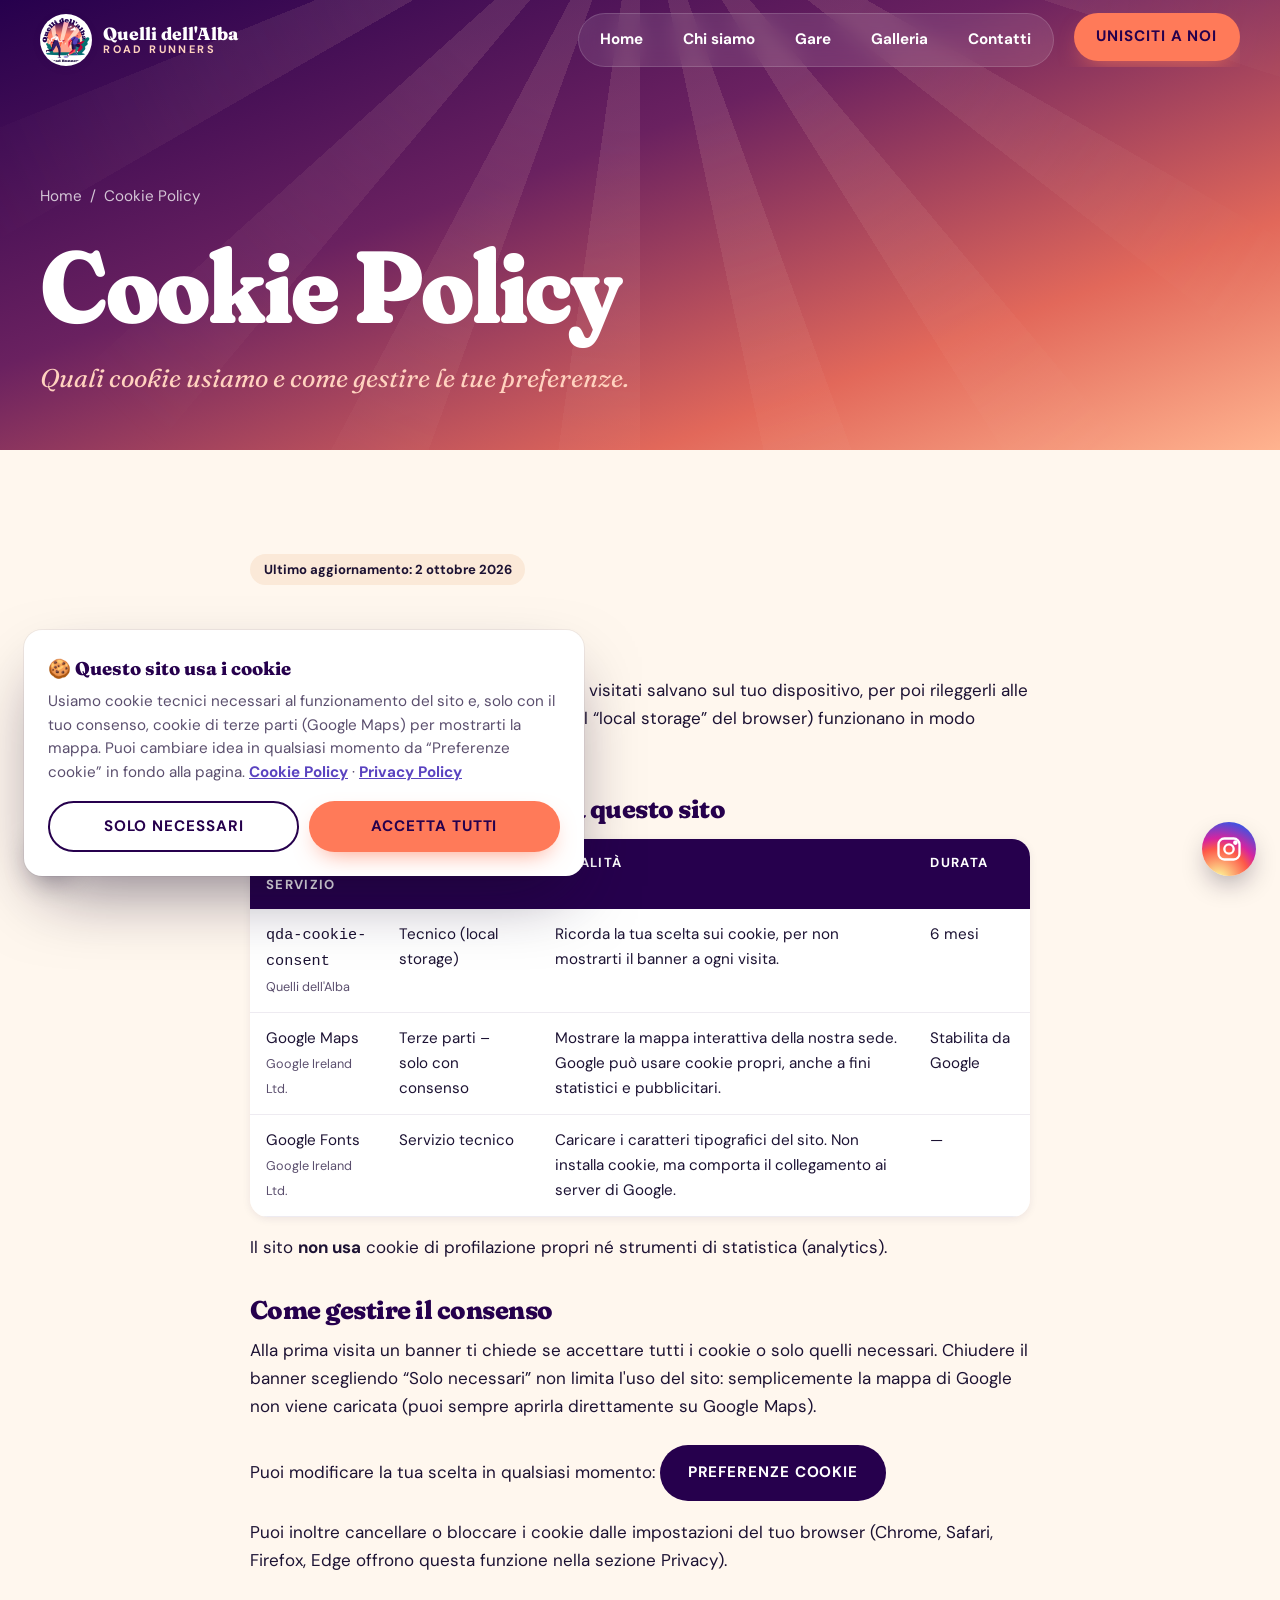
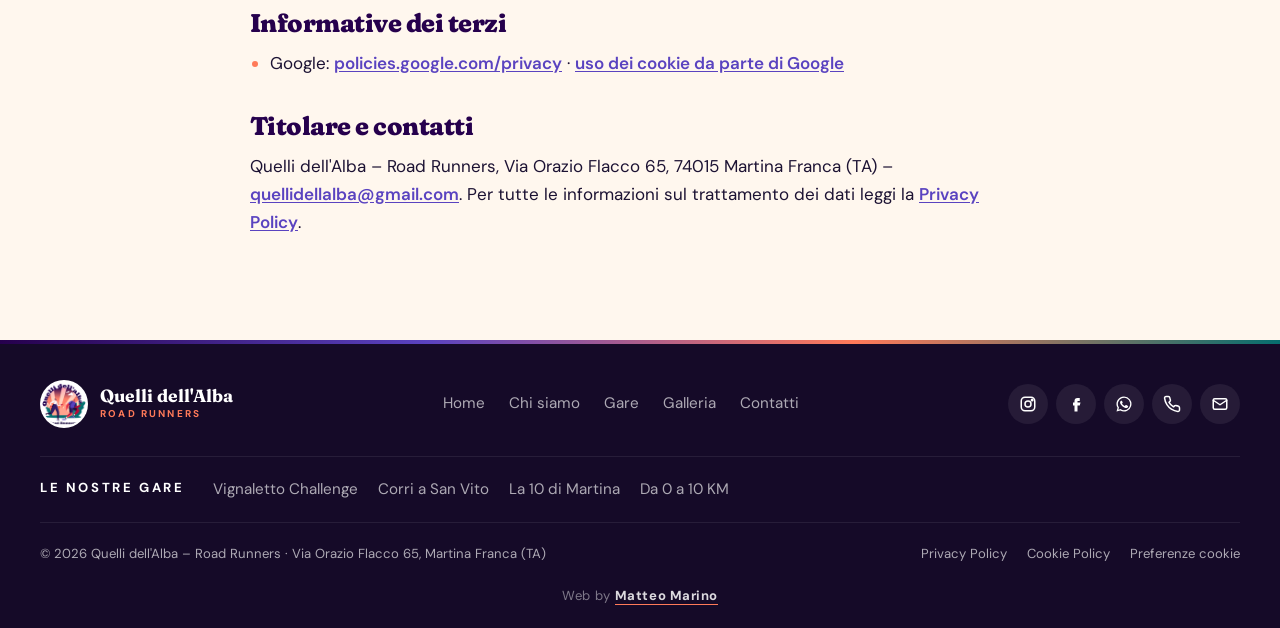
<file: cookie-policy.html>
<!DOCTYPE html>
<html lang="it">
<head>
    <meta charset="UTF-8">
    <meta name="viewport" content="width=device-width, initial-scale=1.0">

    <!-- ===================== SEO ===================== -->
    <title>Cookie Policy | Quelli dell'Alba – Road Runners</title>
    <meta name="description" content="Cookie Policy del sito di Quelli dell'Alba – Road Runners: quali cookie usiamo e come gestire il consenso.">
    <meta name="robots" content="noindex, follow">
    <meta name="author" content="Quelli dell'Alba – Road Runners">
    <link rel="canonical" href="https://www.quellidellalba.it/cookie-policy.html">
    <link rel="alternate" hreflang="it" href="https://www.quellidellalba.it/cookie-policy.html">
    <link rel="alternate" hreflang="x-default" href="https://www.quellidellalba.it/cookie-policy.html">
    <meta name="theme-color" content="#26004d">
    <meta name="format-detection" content="telephone=no">
    <!-- Verifica proprietà (incollare il codice fornito e togliere il commento):
    <meta name="google-site-verification" content="CODICE-GOOGLE-SEARCH-CONSOLE">
    <meta name="msvalidate.01" content="CODICE-BING-WEBMASTER">
    -->

    <!-- Local SEO (geo) – Martina Franca (TA) -->
    <meta name="geo.region" content="IT-TA">
    <meta name="geo.placename" content="Martina Franca">
    <meta name="geo.position" content="40.7037;17.3442">
    <meta name="ICBM" content="40.7037, 17.3442">

    <!-- Open Graph (Facebook, WhatsApp, Instagram, LinkedIn) -->
    <meta property="og:type" content="website">
    <meta property="og:locale" content="it_IT">
    <meta property="og:site_name" content="Quelli dell'Alba – Road Runners">
    <meta property="og:title" content="Cookie Policy | Quelli dell'Alba – Road Runners">
    <meta property="og:description" content="Cookie Policy del sito di Quelli dell'Alba – Road Runners: quali cookie usiamo e come gestire il consenso.">
    <meta property="og:url" content="https://www.quellidellalba.it/cookie-policy.html">
    <meta property="og:image" content="https://www.quellidellalba.it/immagini/og-image.jpg">
    <meta property="og:image:width" content="1200">
    <meta property="og:image:height" content="630">
    <meta property="og:image:alt" content="Runner in controluce all'alba sulla spiaggia con il logo di Quelli dell'Alba Road Runners">

    <!-- Twitter / X -->
    <meta name="twitter:card" content="summary_large_image">
    <meta name="twitter:title" content="Cookie Policy | Quelli dell'Alba – Road Runners">
    <meta name="twitter:description" content="Cookie Policy del sito di Quelli dell'Alba – Road Runners: quali cookie usiamo e come gestire il consenso.">
    <meta name="twitter:image" content="https://www.quellidellalba.it/immagini/og-image.jpg">

    <!-- Icone e web app -->
    <link rel="icon" href="favicon.ico" sizes="48x48">
    <link rel="icon" type="image/png" sizes="192x192" href="immagini/icon-192.png">
    <link rel="apple-touch-icon" href="immagini/icon-192.png">
    <link rel="manifest" href="site.webmanifest">

    <!-- Dati strutturati Schema.org (Google, Bing e motori di risposta AI) -->
    <script type="application/ld+json">
    {
        "@context": "https://schema.org",
        "@graph": [
            {
                "@type": [
                    "SportsClub",
                    "SportsTeam"
                ],
                "@id": "https://www.quellidellalba.it/#organizzazione",
                "name": "Quelli dell'Alba – Road Runners",
                "alternateName": [
                    "Quelli dell'Alba",
                    "Quelli dell'Alba Road Runners",
                    "Q.A.R.R."
                ],
                "description": "Squadra di running di Martina Franca (TA), in Valle d'Itria: allenamenti di gruppo, gare su strada, la Vignaletto Challenge, Corri a San Vito, La 10 di Martina e il progetto Da 0 a 10 KM.",
                "sport": "Running",
                "url": "https://www.quellidellalba.it/",
                "logo": {
                    "@type": "ImageObject",
                    "url": "https://www.quellidellalba.it/immagini/logo.png",
                    "width": 900,
                    "height": 900
                },
                "image": "https://www.quellidellalba.it/immagini/og-image.jpg",
                "email": "quellidellalba@gmail.com",
                "telephone": "+393935051979",
                "address": {
                    "@type": "PostalAddress",
                    "streetAddress": "Via Orazio Flacco 65",
                    "postalCode": "74015",
                    "addressLocality": "Martina Franca",
                    "addressRegion": "TA",
                    "addressCountry": "IT"
                },
                "geo": {
                    "@type": "GeoCoordinates",
                    "latitude": 40.7037,
                    "longitude": 17.3442
                },
                "hasMap": "https://www.google.com/maps/search/?api=1&query=Via+Orazio+Flacco+65,+74015+Martina+Franca+TA",
                "areaServed": [
                    {
                        "@type": "City",
                        "name": "Martina Franca"
                    },
                    {
                        "@type": "Place",
                        "name": "Valle d'Itria"
                    },
                    {
                        "@type": "AdministrativeArea",
                        "name": "Puglia"
                    }
                ],
                "knowsAbout": [
                    "Running",
                    "Corsa su strada",
                    "Podismo",
                    "Allenamento di gruppo",
                    "Corsa per principianti"
                ],
                "contactPoint": {
                    "@type": "ContactPoint",
                    "contactType": "informazioni e iscrizioni",
                    "telephone": "+393935051979",
                    "email": "quellidellalba@gmail.com",
                    "availableLanguage": "Italian",
                    "areaServed": "IT"
                },
                "sponsor": [
                    {
                        "@type": "Organization",
                        "name": "Allianz – Passoforte Assicurazioni"
                    },
                    {
                        "@type": "Organization",
                        "name": "Domus Medica"
                    },
                    {
                        "@type": "Organization",
                        "name": "Dott. Paolo Solito – Biologo nutrizionista"
                    }
                ],
                "sameAs": [
                    "https://www.instagram.com/quelli_dell_alba/"
                ]
            },
            {
                "@type": "WebSite",
                "@id": "https://www.quellidellalba.it/#sito",
                "url": "https://www.quellidellalba.it/",
                "name": "Quelli dell'Alba – Road Runners",
                "inLanguage": "it-IT",
                "publisher": {
                    "@id": "https://www.quellidellalba.it/#organizzazione"
                }
            },
            {
                "@type": "WebPage",
                "@id": "https://www.quellidellalba.it/cookie-policy.html#pagina",
                "url": "https://www.quellidellalba.it/cookie-policy.html",
                "name": "Cookie Policy | Quelli dell'Alba – Road Runners",
                "description": "Cookie Policy del sito di Quelli dell'Alba – Road Runners: quali cookie usiamo e come gestire il consenso.",
                "inLanguage": "it-IT",
                "isPartOf": {
                    "@id": "https://www.quellidellalba.it/#sito"
                },
                "about": {
                    "@id": "https://www.quellidellalba.it/#organizzazione"
                },
                "primaryImageOfPage": {
                    "@type": "ImageObject",
                    "url": "https://www.quellidellalba.it/immagini/og-image.jpg"
                },
                "breadcrumb": {
                    "@type": "BreadcrumbList",
                    "itemListElement": [
                        {
                            "@type": "ListItem",
                            "position": 1,
                            "name": "Home",
                            "item": "https://www.quellidellalba.it/"
                        },
                        {
                            "@type": "ListItem",
                            "position": 2,
                            "name": "Cookie Policy",
                            "item": "https://www.quellidellalba.it/cookie-policy.html"
                        }
                    ]
                }
            }
        ]
    }
    </script>

    <!-- Google Fonts -->
    <link rel="preconnect" href="https://fonts.googleapis.com">
    <link rel="preconnect" href="https://fonts.gstatic.com" crossorigin>
    <link href="https://fonts.googleapis.com/css2?family=DM+Sans:ital,opsz,wght@0,9..40,400..900;1,9..40,400..900&family=Fraunces:ital,opsz,wght,SOFT,WONK@0,9..144,600..900,0..100,0..1;1,9..144,600..900,0..100,0..1&display=swap" rel="stylesheet">

    <link rel="stylesheet" href="style.css?v=22">

    <script>document.documentElement.classList.add('js');</script>
    <script src="script.js?v=22" defer></script>
</head>
<body class="page-legal">

    <a class="skip-link" href="#main">Vai al contenuto</a>

    <!-- ===================== HEADER / NAVBAR ===================== -->
    <header class="site-header" id="site-header">
        <nav class="nav container" aria-label="Navigazione principale">
            <a class="nav__brand" href="index.html" aria-label="Quelli dell'Alba – Road Runners, torna alla home">
                <img class="nav__logo" src="immagini/logo-small.png" alt="" width="52" height="52">
                <span class="nav__name">
                    Quelli dell'Alba
                    <small>Road Runners</small>
                </span>
            </a>

            <button class="nav__toggle" type="button" aria-expanded="false" aria-controls="nav-menu" aria-label="Apri il menu">
                <span class="nav__toggle-bars" aria-hidden="true"><span></span><span></span><span></span></span>
            </button>

            <div class="nav__menu" id="nav-menu">
                <ul class="nav__list">
                    <li><a class="nav__link" href="index.html">Home</a></li>
                    <li><a class="nav__link" href="index.html#chi-siamo">Chi siamo</a></li>
                    <li><a class="nav__link" href="index.html#vignaletto">Gare</a></li>
                    <li><a class="nav__link" href="galleria.html">Galleria</a></li>
                    <li><a class="nav__link" href="index.html#contact-info">Contatti</a></li>
                </ul>
                <a class="btn btn--primary nav__cta" href="index.html#contact-form">Unisciti a noi</a>
                <div class="nav__extra">
                    <span>Contattaci</span>
                    <a href="https://www.instagram.com/quelli_dell_alba/" target="_blank" rel="noopener" aria-label="Instagram"><svg viewBox="0 0 24 24" fill="none" stroke="currentColor" stroke-width="2" aria-hidden="true"><rect x="3" y="3" width="18" height="18" rx="5"/><circle cx="12" cy="12" r="4"/><circle cx="17.5" cy="6.5" r="1" fill="currentColor"/></svg></a>
                    <a href="https://wa.me/393935051979" target="_blank" rel="noopener" aria-label="WhatsApp"><svg viewBox="0 0 24 24" fill="currentColor" aria-hidden="true"><path d="M12 2a10 10 0 00-8.6 15.1L2 22l5-1.3A10 10 0 1012 2zm0 18.2a8.2 8.2 0 01-4.2-1.2l-.3-.2-3 .8.8-2.9-.2-.3A8.2 8.2 0 1112 20.2zm4.5-6.1c-.2-.1-1.5-.7-1.7-.8s-.4-.1-.6.1-.7.8-.8 1-.3.2-.5.1a6.7 6.7 0 01-2-1.2 7.4 7.4 0 01-1.4-1.7c-.1-.2 0-.4.1-.5l.4-.4.2-.4v-.4l-.8-1.9c-.2-.5-.4-.4-.6-.4h-.5a1 1 0 00-.7.3 3 3 0 00-.9 2.2 5.2 5.2 0 001.1 2.7 11.8 11.8 0 004.5 4c.6.3 1.1.4 1.5.5a3.6 3.6 0 001.7.1 2.8 2.8 0 001.8-1.3 2.3 2.3 0 00.2-1.3c-.1-.1-.3-.2-.5-.3z"/></svg></a>
                    <a href="tel:+393935051979" aria-label="Telefono"><svg viewBox="0 0 24 24" fill="none" stroke="currentColor" stroke-width="2" stroke-linecap="round" stroke-linejoin="round" aria-hidden="true"><path d="M22 16.9v3a2 2 0 01-2.2 2 19.8 19.8 0 01-8.6-3.1 19.5 19.5 0 01-6-6A19.8 19.8 0 012.1 4.2 2 2 0 014.1 2h3a2 2 0 012 1.7c.1.9.4 1.8.7 2.7a2 2 0 01-.5 2.1L8 9.8a16 16 0 006 6l1.3-1.3a2 2 0 012.1-.4c.9.3 1.8.6 2.7.7a2 2 0 011.7 2z"/></svg></a>
                    <a href="mailto:quellidellalba@gmail.com" aria-label="Email"><svg viewBox="0 0 24 24" fill="none" stroke="currentColor" stroke-width="2" stroke-linecap="round" stroke-linejoin="round" aria-hidden="true"><rect x="3" y="5" width="18" height="14" rx="2"/><path d="M3 7l9 6 9-6"/></svg></a>
                </div>
            </div>
        </nav>
    </header>

    <main id="main">

        <section class="gallery-hero legal-hero" aria-labelledby="legal-title">
            <div class="container">
                <nav class="breadcrumb" aria-label="Percorso">
                    <a href="index.html">Home</a><span aria-hidden="true">/</span><span aria-current="page">Cookie Policy</span>
                </nav>
                <h1 id="legal-title">Cookie Policy</h1>
                <p>Quali cookie usiamo e come gestire le tue preferenze.</p>
            </div>
        </section>

        <section class="section legal">
            <div class="container legal__content">
                <p class="legal__updated">Ultimo aggiornamento: 2 ottobre 2026</p>
                <!-- Testo predisposto sulla base delle Linee guida cookie del Garante Privacy (10 giugno 2021).
                     Si consiglia una verifica da parte di un consulente prima della pubblicazione definitiva. -->

                <h2>Cosa sono i cookie</h2>
                <p>
                    I cookie sono piccoli file di testo che i siti visitati salvano sul tuo dispositivo, per poi
                    rileggerli alle visite successive. Strumenti simili (come il “local storage” del browser) funzionano
                    in modo analogo e sono trattati allo stesso modo.
                </p>

                <h2>Cookie e strumenti usati da questo sito</h2>
                <div class="legal__table-wrap">
                    <table class="legal__table">
                        <thead>
                            <tr><th scope="col">Nome / servizio</th><th scope="col">Tipo</th><th scope="col">Finalità</th><th scope="col">Durata</th></tr>
                        </thead>
                        <tbody>
                            <tr>
                                <td><code>qda-cookie-consent</code><br><small>Quelli dell'Alba</small></td>
                                <td>Tecnico (local storage)</td>
                                <td>Ricorda la tua scelta sui cookie, per non mostrarti il banner a ogni visita.</td>
                                <td>6 mesi</td>
                            </tr>
                            <tr>
                                <td>Google Maps<br><small>Google Ireland Ltd.</small></td>
                                <td>Terze parti – solo con consenso</td>
                                <td>Mostrare la mappa interattiva della nostra sede. Google può usare cookie propri, anche a fini statistici e pubblicitari.</td>
                                <td>Stabilita da Google</td>
                            </tr>
                            <tr>
                                <td>Google Fonts<br><small>Google Ireland Ltd.</small></td>
                                <td>Servizio tecnico</td>
                                <td>Caricare i caratteri tipografici del sito. Non installa cookie, ma comporta il collegamento ai server di Google.</td>
                                <td>—</td>
                            </tr>
                        </tbody>
                    </table>
                </div>
                <p>Il sito <strong>non usa</strong> cookie di profilazione propri né strumenti di statistica (analytics).</p>

                <h2>Come gestire il consenso</h2>
                <p>
                    Alla prima visita un banner ti chiede se accettare tutti i cookie o solo quelli necessari.
                    Chiudere il banner scegliendo “Solo necessari” non limita l'uso del sito: semplicemente la mappa
                    di Google non viene caricata (puoi sempre aprirla direttamente su Google Maps).
                </p>
                <p>
                    Puoi modificare la tua scelta in qualsiasi momento:
                    <button class="btn btn--dark legal__btn" type="button" data-cookie-settings>Preferenze cookie</button>
                </p>
                <p>
                    Puoi inoltre cancellare o bloccare i cookie dalle impostazioni del tuo browser
                    (Chrome, Safari, Firefox, Edge offrono questa funzione nella sezione Privacy).
                </p>

                <h2>Informative dei terzi</h2>
                <ul>
                    <li>Google: <a href="https://policies.google.com/privacy?hl=it" target="_blank" rel="noopener">policies.google.com/privacy</a> · <a href="https://policies.google.com/technologies/cookies?hl=it" target="_blank" rel="noopener">uso dei cookie da parte di Google</a></li>
                </ul>

                <h2>Titolare e contatti</h2>
                <p>
                    Quelli dell'Alba – Road Runners, Via Orazio Flacco 65, 74015 Martina Franca (TA) –
                    <a href="mailto:quellidellalba@gmail.com">quellidellalba@gmail.com</a>.
                    Per tutte le informazioni sul trattamento dei dati leggi la <a href="privacy-policy.html">Privacy Policy</a>.
                </p>
            </div>
        </section>

    </main>

    <!-- ===================== FOOTER ===================== -->
    <footer class="site-footer">
        <div class="container footer__top">
            <a class="footer__brand" href="index.html" aria-label="Quelli dell'Alba – Road Runners, home">
                <img src="immagini/logo-small.png" alt="" width="48" height="48" loading="lazy">
                <span>
                    <strong>Quelli dell'Alba</strong>
                    <small>ROAD RUNNERS</small>
                </span>
            </a>

            <nav class="footer__nav" aria-label="Link rapidi">
                <ul>
                    <li><a href="index.html">Home</a></li>
                    <li><a href="index.html#chi-siamo">Chi siamo</a></li>
                    <li><a href="index.html#vignaletto">Gare</a></li>
                    <li><a href="galleria.html">Galleria</a></li>
                    <li><a href="index.html#contact-info">Contatti</a></li>
                </ul>
            </nav>

            <div class="footer__social">
                <a href="https://www.instagram.com/quelli_dell_alba/" target="_blank" rel="noopener" aria-label="Instagram"><svg viewBox="0 0 24 24" fill="none" stroke="currentColor" stroke-width="2" aria-hidden="true"><rect x="3" y="3" width="18" height="18" rx="5"/><circle cx="12" cy="12" r="4"/><circle cx="17.5" cy="6.5" r="1" fill="currentColor"/></svg></a>
                <!-- [INSERIRE URL FACEBOOK] al posto di # -->
                <a href="#" target="_blank" rel="noopener" aria-label="Facebook"><svg viewBox="0 0 24 24" fill="currentColor" aria-hidden="true"><path d="M14 8h3V4h-3a4 4 0 00-4 4v2H8v4h2v8h4v-8h3l1-4h-4V8z"/></svg></a>
                <a href="https://wa.me/393935051979" target="_blank" rel="noopener" aria-label="WhatsApp"><svg viewBox="0 0 24 24" fill="currentColor" aria-hidden="true"><path d="M12 2a10 10 0 00-8.6 15.1L2 22l5-1.3A10 10 0 1012 2zm0 18.2a8.2 8.2 0 01-4.2-1.2l-.3-.2-3 .8.8-2.9-.2-.3A8.2 8.2 0 1112 20.2zm4.5-6.1c-.2-.1-1.5-.7-1.7-.8s-.4-.1-.6.1-.7.8-.8 1-.3.2-.5.1a6.7 6.7 0 01-2-1.2 7.4 7.4 0 01-1.4-1.7c-.1-.2 0-.4.1-.5l.4-.4.2-.4v-.4l-.8-1.9c-.2-.5-.4-.4-.6-.4h-.5a1 1 0 00-.7.3 3 3 0 00-.9 2.2 5.2 5.2 0 001.1 2.7 11.8 11.8 0 004.5 4c.6.3 1.1.4 1.5.5a3.6 3.6 0 001.7.1 2.8 2.8 0 001.8-1.3 2.3 2.3 0 00.2-1.3c-.1-.1-.3-.2-.5-.3z"/></svg></a>
                <a href="tel:+393935051979" aria-label="Telefono +39 393 505 1979"><svg viewBox="0 0 24 24" fill="none" stroke="currentColor" stroke-width="2" stroke-linecap="round" stroke-linejoin="round" aria-hidden="true"><path d="M22 16.9v3a2 2 0 01-2.2 2 19.8 19.8 0 01-8.6-3.1 19.5 19.5 0 01-6-6A19.8 19.8 0 012.1 4.2 2 2 0 014.1 2h3a2 2 0 012 1.7c.1.9.4 1.8.7 2.7a2 2 0 01-.5 2.1L8 9.8a16 16 0 006 6l1.3-1.3a2 2 0 012.1-.4c.9.3 1.8.6 2.7.7a2 2 0 011.7 2z"/></svg></a>
                <a href="mailto:quellidellalba@gmail.com" aria-label="Email quellidellalba@gmail.com"><svg viewBox="0 0 24 24" fill="none" stroke="currentColor" stroke-width="2" stroke-linecap="round" stroke-linejoin="round" aria-hidden="true"><rect x="3" y="5" width="18" height="14" rx="2"/><path d="M3 7l9 6 9-6"/></svg></a>
            </div>
        </div>

        <nav class="container footer__races" aria-label="Le nostre gare">
            <span>Le nostre gare</span>
            <a href="vignaletto-challenge.html">Vignaletto Challenge</a>
            <a href="corri-a-san-vito.html">Corri a San Vito</a>
            <a href="la-10-di-martina.html">La 10 di Martina</a>
            <a href="da-0-a-10-km.html">Da 0 a 10 KM</a>
        </nav>

        <div class="container footer__bottom">
            <p>© <span data-year>2026</span> Quelli dell'Alba – Road Runners · Via Orazio Flacco 65, Martina Franca (TA)</p>
            <div class="footer__legal">
                <a href="privacy-policy.html">Privacy Policy</a>
                <a href="cookie-policy.html" aria-current="page">Cookie Policy</a>
                <button type="button" data-cookie-settings>Preferenze cookie</button>
            </div>
        </div>

        <p class="footer__credit">
            Web by <a href="https://www.instagram.com/_matteomarino/" target="_blank" rel="noopener" aria-label="Matteo Marino su Instagram (@_matteomarino)">Matteo Marino</a>
        </p>
    </footer>


    <!-- Pulsanti fissi: WhatsApp (sinistra) e Instagram (destra) -->
    <a class="float-btn float-btn--whatsapp" href="https://wa.me/393935051979" target="_blank" rel="noopener" aria-label="Scrivici su WhatsApp">
        <svg viewBox="0 0 24 24" fill="currentColor" aria-hidden="true"><path d="M12 2a10 10 0 00-8.6 15.1L2 22l5-1.3A10 10 0 1012 2zm0 18.2a8.2 8.2 0 01-4.2-1.2l-.3-.2-3 .8.8-2.9-.2-.3A8.2 8.2 0 1112 20.2zm4.5-6.1c-.2-.1-1.5-.7-1.7-.8s-.4-.1-.6.1-.7.8-.8 1-.3.2-.5.1a6.7 6.7 0 01-2-1.2 7.4 7.4 0 01-1.4-1.7c-.1-.2 0-.4.1-.5l.4-.4.2-.4v-.4l-.8-1.9c-.2-.5-.4-.4-.6-.4h-.5a1 1 0 00-.7.3 3 3 0 00-.9 2.2 5.2 5.2 0 001.1 2.7 11.8 11.8 0 004.5 4c.6.3 1.1.4 1.5.5a3.6 3.6 0 001.7.1 2.8 2.8 0 001.8-1.3 2.3 2.3 0 00.2-1.3c-.1-.1-.3-.2-.5-.3z"/></svg>
    </a>
    <a class="float-btn float-btn--instagram" href="https://www.instagram.com/quelli_dell_alba/" target="_blank" rel="noopener" aria-label="Seguici su Instagram">
        <svg viewBox="0 0 24 24" fill="none" stroke="currentColor" stroke-width="2" aria-hidden="true"><rect x="3" y="3" width="18" height="18" rx="5"/><circle cx="12" cy="12" r="4"/><circle cx="17.5" cy="6.5" r="1" fill="currentColor"/></svg>
    </a>

    <a class="back-to-top" href="#main" aria-label="Torna su">
        <svg viewBox="0 0 24 24" fill="none" stroke="currentColor" stroke-width="2.5" stroke-linecap="round" stroke-linejoin="round" aria-hidden="true"><path d="M12 19V5M5 12l7-7 7 7"/></svg>
    </a>

</body>
</html>
</file>
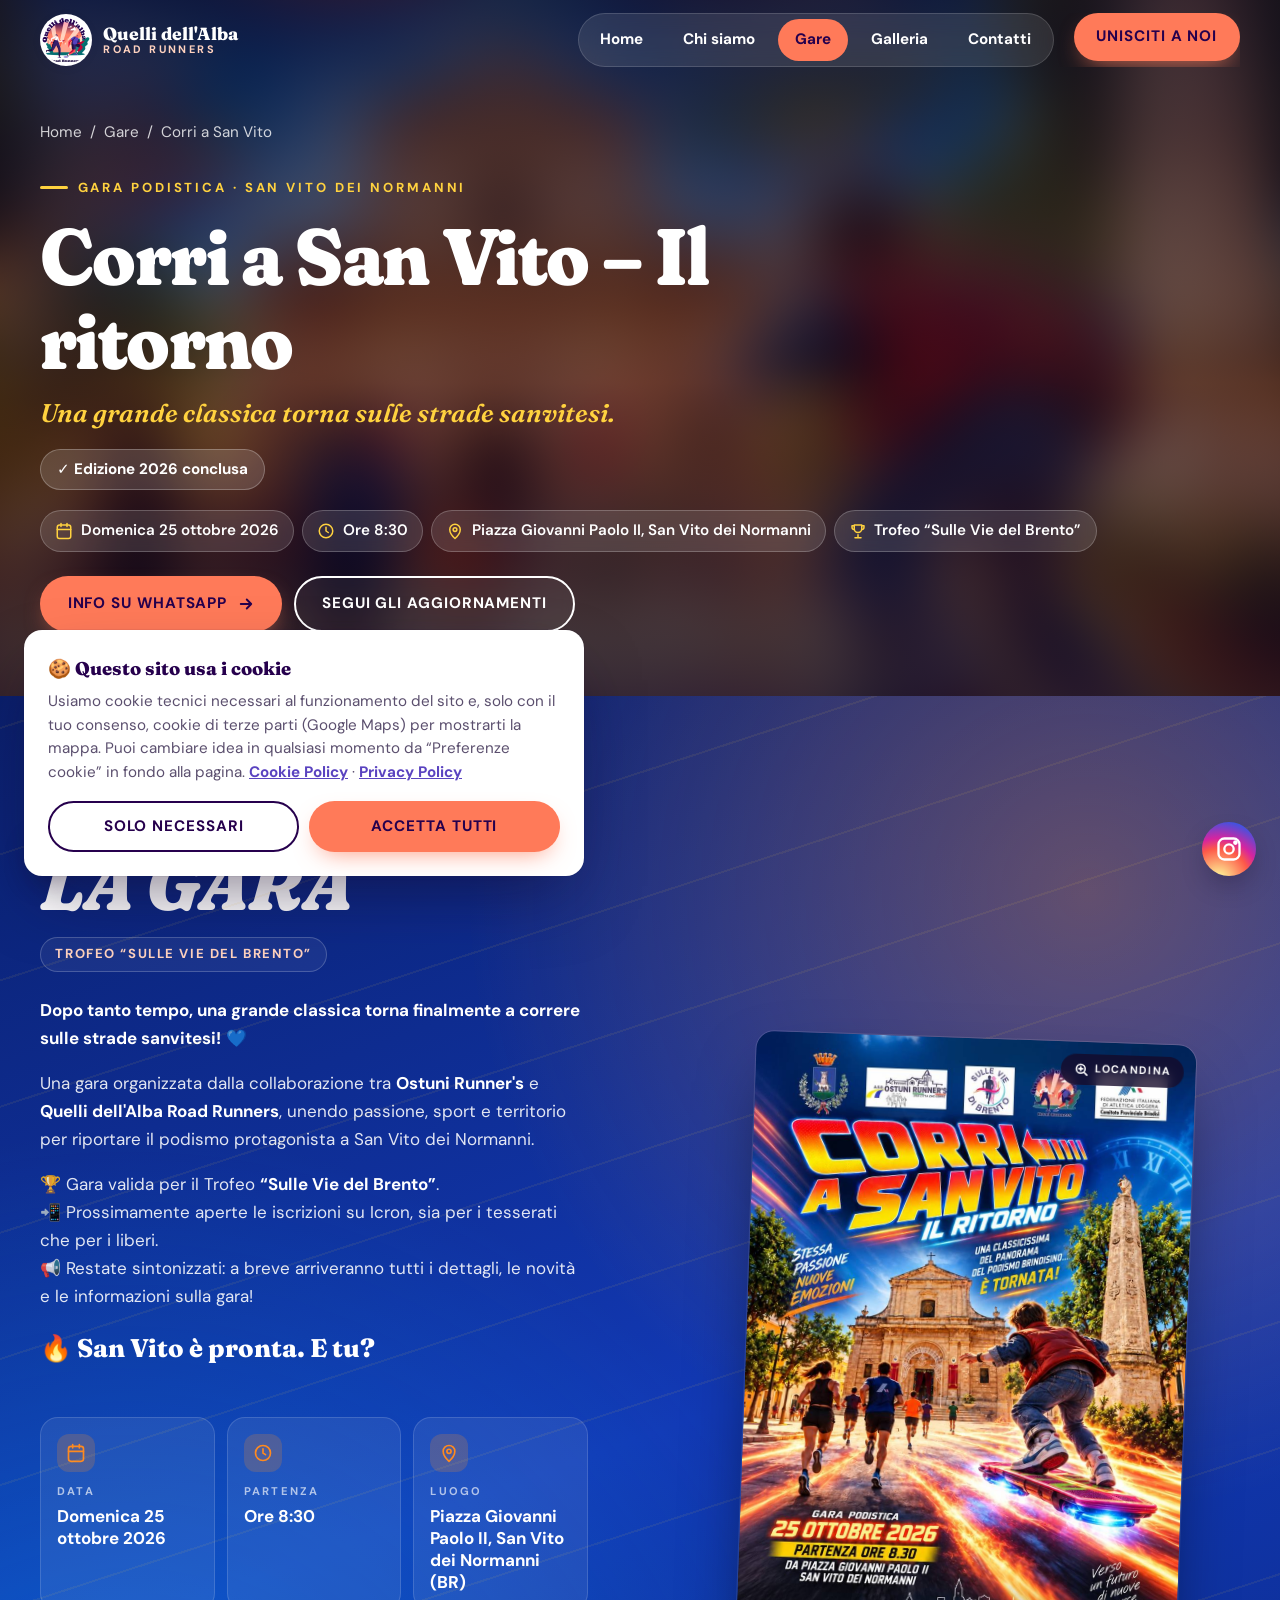
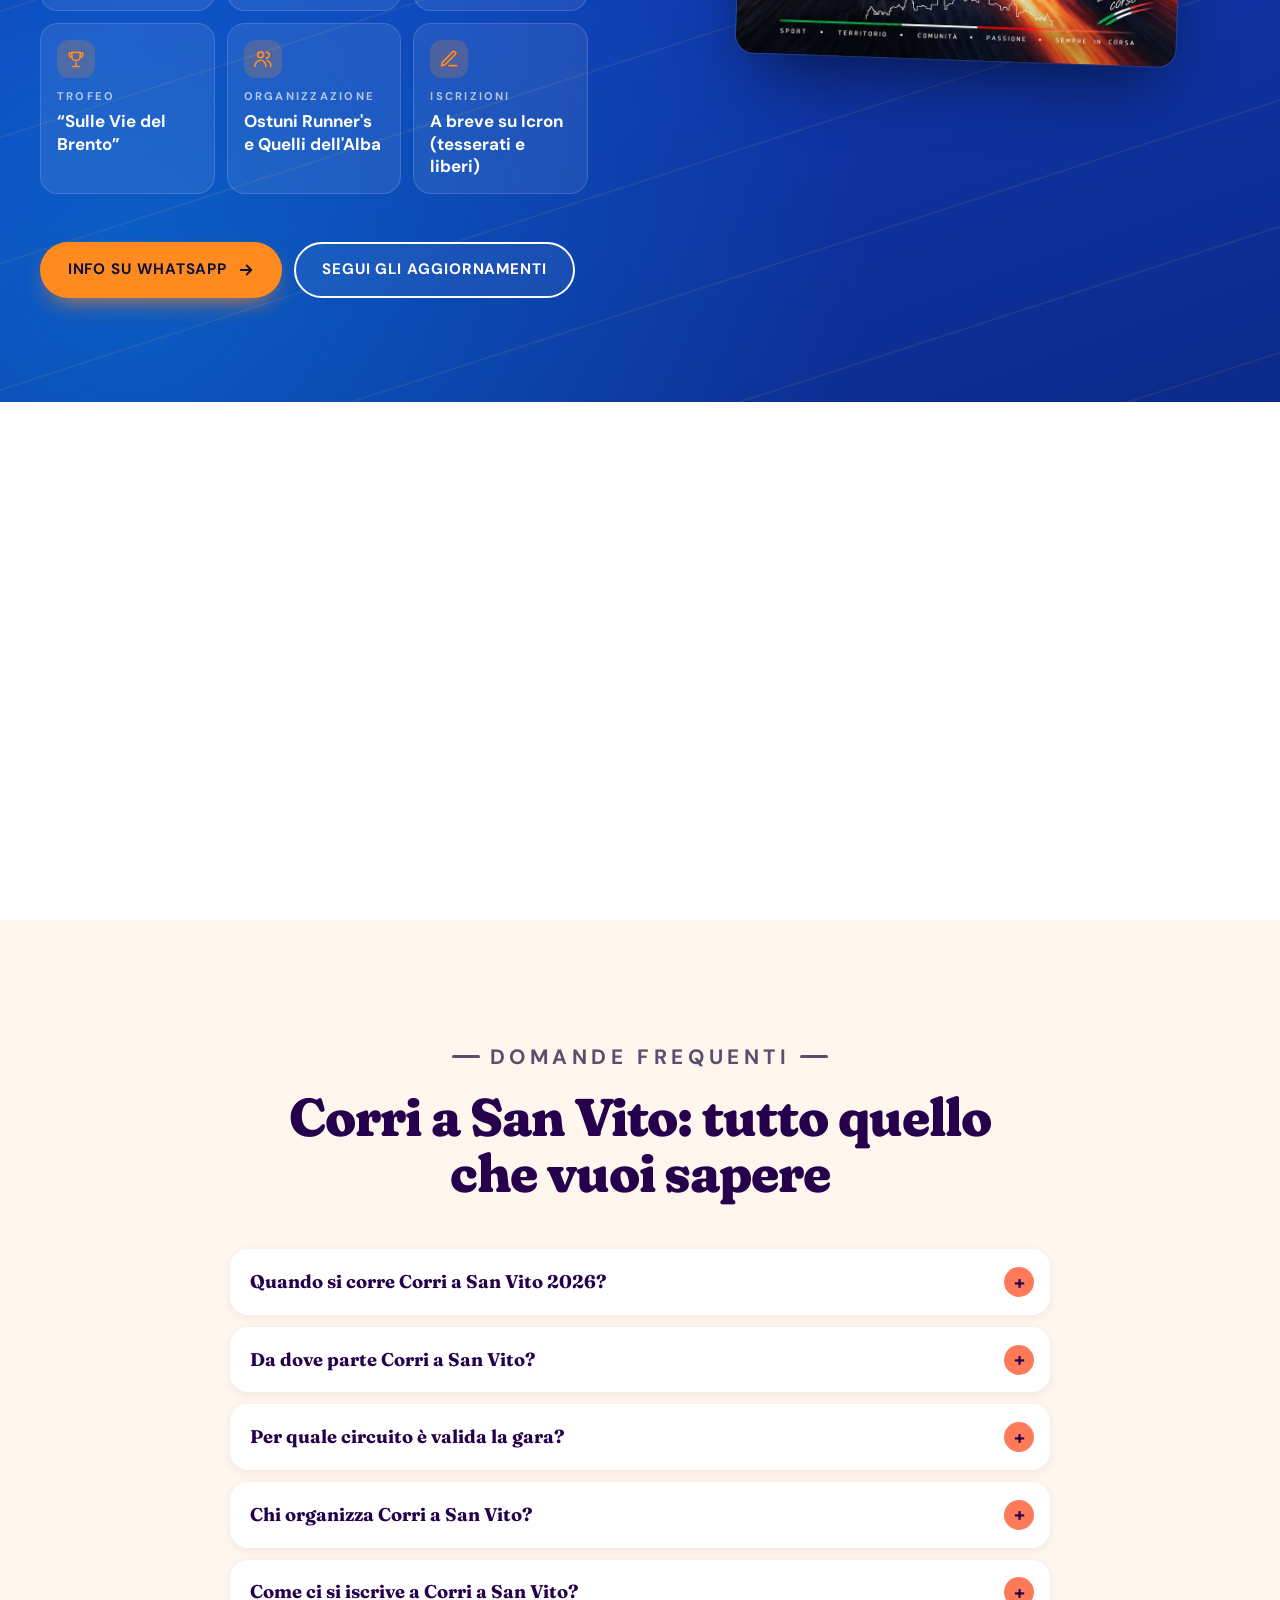
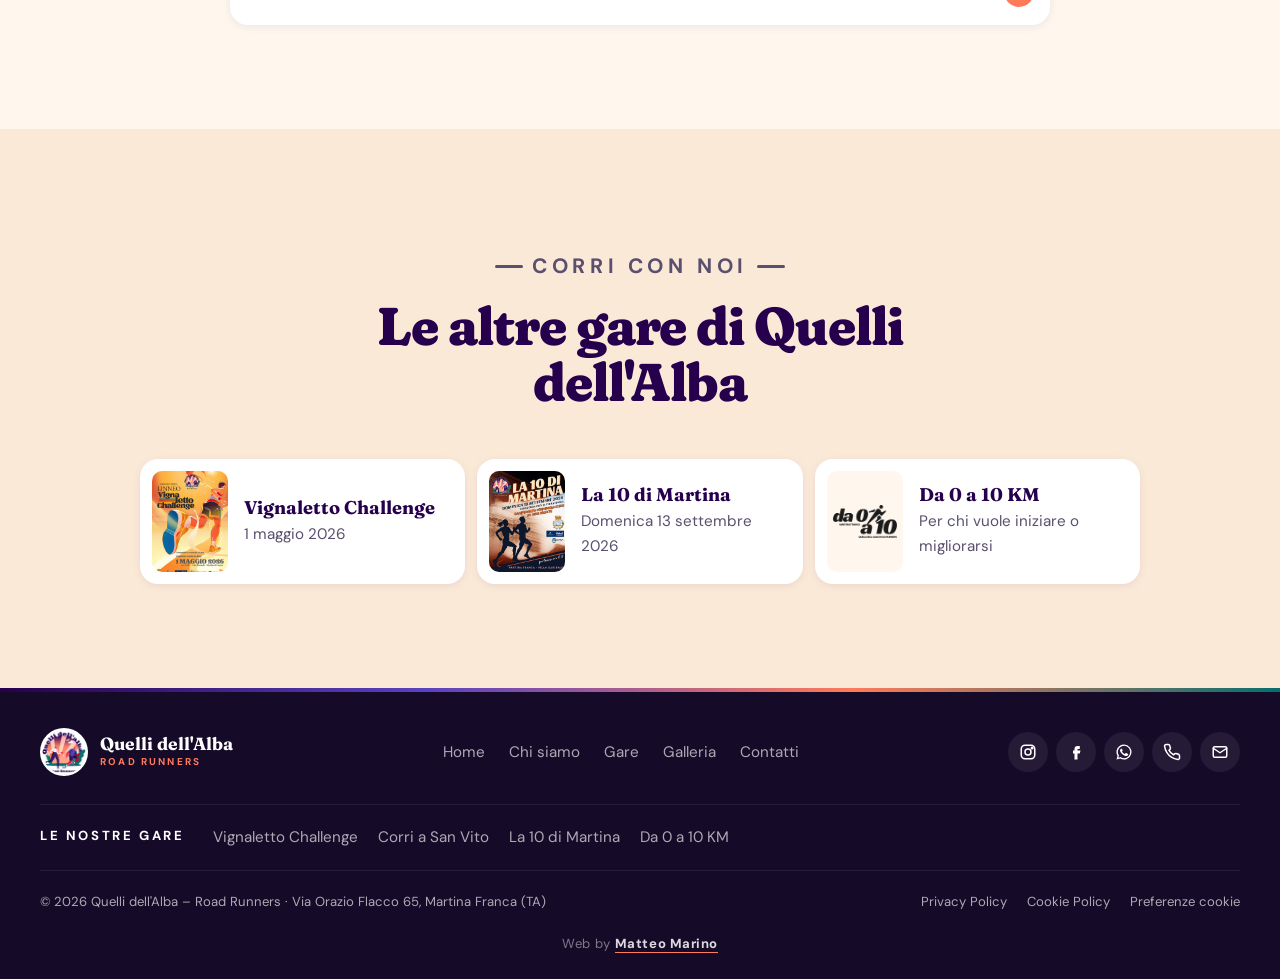
<file: corri-a-san-vito.html>
<!DOCTYPE html>
<html lang="it">
<head>
    <meta charset="UTF-8">
    <meta name="viewport" content="width=device-width, initial-scale=1.0">

    <!-- ===================== SEO ===================== -->
    <title>Corri a San Vito 2026 – Gara podistica il 25 ottobre</title>
    <meta name="description" content="Corri a San Vito – Il ritorno: gara podistica domenica 25 ottobre 2026 ore 8:30 da Piazza Giovanni Paolo II, San Vito dei Normanni. Trofeo Sulle Vie del Brento.">
    <meta name="robots" content="index, follow, max-image-preview:large, max-snippet:-1">
    <meta name="author" content="Quelli dell'Alba – Road Runners">
    <link rel="canonical" href="https://www.quellidellalba.it/corri-a-san-vito.html">
    <link rel="alternate" hreflang="it" href="https://www.quellidellalba.it/corri-a-san-vito.html">
    <link rel="alternate" hreflang="x-default" href="https://www.quellidellalba.it/corri-a-san-vito.html">
    <meta name="theme-color" content="#26004d">
    <meta name="format-detection" content="telephone=no">
    <!-- Verifica proprietà (incollare il codice fornito e togliere il commento):
    <meta name="google-site-verification" content="CODICE-GOOGLE-SEARCH-CONSOLE">
    <meta name="msvalidate.01" content="CODICE-BING-WEBMASTER">
    -->

    <!-- Local SEO (geo) – Martina Franca (TA) -->
    <meta name="geo.region" content="IT-TA">
    <meta name="geo.placename" content="Martina Franca">
    <meta name="geo.position" content="40.7037;17.3442">
    <meta name="ICBM" content="40.7037, 17.3442">

    <!-- Open Graph (Facebook, WhatsApp, Instagram, LinkedIn) -->
    <meta property="og:type" content="website">
    <meta property="og:locale" content="it_IT">
    <meta property="og:site_name" content="Quelli dell'Alba – Road Runners">
    <meta property="og:title" content="Corri a San Vito 2026 – Gara podistica il 25 ottobre">
    <meta property="og:description" content="Corri a San Vito – Il ritorno: gara podistica domenica 25 ottobre 2026 ore 8:30 da Piazza Giovanni Paolo II, San Vito dei Normanni. Trofeo Sulle Vie del Brento.">
    <meta property="og:url" content="https://www.quellidellalba.it/corri-a-san-vito.html">
    <meta property="og:image" content="https://www.quellidellalba.it/immagini/gare/og-corri-a-san-vito.jpg">
    <meta property="og:image:width" content="1200">
    <meta property="og:image:height" content="630">
    <meta property="og:image:alt" content="Locandina Corri a San Vito – Il ritorno, 25 ottobre 2026">

    <!-- Twitter / X -->
    <meta name="twitter:card" content="summary_large_image">
    <meta name="twitter:title" content="Corri a San Vito 2026 – Gara podistica il 25 ottobre">
    <meta name="twitter:description" content="Corri a San Vito – Il ritorno: gara podistica domenica 25 ottobre 2026 ore 8:30 da Piazza Giovanni Paolo II, San Vito dei Normanni. Trofeo Sulle Vie del Brento.">
    <meta name="twitter:image" content="https://www.quellidellalba.it/immagini/gare/og-corri-a-san-vito.jpg">

    <!-- Icone e web app -->
    <link rel="icon" href="favicon.ico" sizes="48x48">
    <link rel="icon" type="image/png" sizes="192x192" href="immagini/icon-192.png">
    <link rel="apple-touch-icon" href="immagini/icon-192.png">
    <link rel="manifest" href="site.webmanifest">

    <!-- Dati strutturati Schema.org (Google, Bing e motori di risposta AI) -->
    <script type="application/ld+json">
    {
        "@context": "https://schema.org",
        "@graph": [
            {
                "@type": [
                    "SportsClub",
                    "SportsTeam"
                ],
                "@id": "https://www.quellidellalba.it/#organizzazione",
                "name": "Quelli dell'Alba – Road Runners",
                "alternateName": [
                    "Quelli dell'Alba",
                    "Quelli dell'Alba Road Runners",
                    "Q.A.R.R."
                ],
                "description": "Squadra di running di Martina Franca (TA), in Valle d'Itria: allenamenti di gruppo, gare su strada, la Vignaletto Challenge, Corri a San Vito, La 10 di Martina e il progetto Da 0 a 10 KM.",
                "sport": "Running",
                "url": "https://www.quellidellalba.it/",
                "logo": {
                    "@type": "ImageObject",
                    "url": "https://www.quellidellalba.it/immagini/logo.png",
                    "width": 900,
                    "height": 900
                },
                "image": "https://www.quellidellalba.it/immagini/og-image.jpg",
                "email": "quellidellalba@gmail.com",
                "telephone": "+393935051979",
                "address": {
                    "@type": "PostalAddress",
                    "streetAddress": "Via Orazio Flacco 65",
                    "postalCode": "74015",
                    "addressLocality": "Martina Franca",
                    "addressRegion": "TA",
                    "addressCountry": "IT"
                },
                "geo": {
                    "@type": "GeoCoordinates",
                    "latitude": 40.7037,
                    "longitude": 17.3442
                },
                "hasMap": "https://www.google.com/maps/search/?api=1&query=Via+Orazio+Flacco+65,+74015+Martina+Franca+TA",
                "areaServed": [
                    {
                        "@type": "City",
                        "name": "Martina Franca"
                    },
                    {
                        "@type": "Place",
                        "name": "Valle d'Itria"
                    },
                    {
                        "@type": "AdministrativeArea",
                        "name": "Puglia"
                    }
                ],
                "knowsAbout": [
                    "Running",
                    "Corsa su strada",
                    "Podismo",
                    "Allenamento di gruppo",
                    "Corsa per principianti"
                ],
                "contactPoint": {
                    "@type": "ContactPoint",
                    "contactType": "informazioni e iscrizioni",
                    "telephone": "+393935051979",
                    "email": "quellidellalba@gmail.com",
                    "availableLanguage": "Italian",
                    "areaServed": "IT"
                },
                "sponsor": [
                    {
                        "@type": "Organization",
                        "name": "Allianz – Passoforte Assicurazioni"
                    },
                    {
                        "@type": "Organization",
                        "name": "Domus Medica"
                    },
                    {
                        "@type": "Organization",
                        "name": "Dott. Paolo Solito – Biologo nutrizionista"
                    }
                ],
                "sameAs": [
                    "https://www.instagram.com/quelli_dell_alba/"
                ]
            },
            {
                "@type": "WebSite",
                "@id": "https://www.quellidellalba.it/#sito",
                "url": "https://www.quellidellalba.it/",
                "name": "Quelli dell'Alba – Road Runners",
                "inLanguage": "it-IT",
                "publisher": {
                    "@id": "https://www.quellidellalba.it/#organizzazione"
                }
            },
            {
                "@type": "WebPage",
                "@id": "https://www.quellidellalba.it/corri-a-san-vito.html#pagina",
                "url": "https://www.quellidellalba.it/corri-a-san-vito.html",
                "name": "Corri a San Vito 2026 – Gara podistica il 25 ottobre",
                "description": "Corri a San Vito – Il ritorno: gara podistica domenica 25 ottobre 2026 ore 8:30 da Piazza Giovanni Paolo II, San Vito dei Normanni. Trofeo Sulle Vie del Brento.",
                "inLanguage": "it-IT",
                "isPartOf": {
                    "@id": "https://www.quellidellalba.it/#sito"
                },
                "about": {
                    "@id": "https://www.quellidellalba.it/#organizzazione"
                },
                "primaryImageOfPage": {
                    "@type": "ImageObject",
                    "url": "https://www.quellidellalba.it/immagini/gare/og-corri-a-san-vito.jpg"
                },
                "breadcrumb": {
                    "@type": "BreadcrumbList",
                    "itemListElement": [
                        {
                            "@type": "ListItem",
                            "position": 1,
                            "name": "Home",
                            "item": "https://www.quellidellalba.it/"
                        },
                        {
                            "@type": "ListItem",
                            "position": 2,
                            "name": "Corri a San Vito",
                            "item": "https://www.quellidellalba.it/corri-a-san-vito.html"
                        }
                    ]
                },
                "mainEntity": {
                    "@id": "https://www.quellidellalba.it/corri-a-san-vito.html#evento"
                }
            },
            {
                "@type": "SportsEvent",
                "@id": "https://www.quellidellalba.it/corri-a-san-vito.html#evento",
                "url": "https://www.quellidellalba.it/corri-a-san-vito.html",
                "name": "Corri a San Vito – Il ritorno 2026",
                "sport": "Running",
                "startDate": "2026-10-25T08:30:00+01:00",
                "eventStatus": "https://schema.org/EventScheduled",
                "eventAttendanceMode": "https://schema.org/OfflineEventAttendanceMode",
                "description": "Gara podistica su strada a San Vito dei Normanni, valida per il Trofeo Sulle Vie del Brento. Organizzata da Ostuni Runner's e Quelli dell'Alba Road Runners. Iscrizioni su Icron per tesserati e liberi.",
                "image": "https://www.quellidellalba.it/immagini/gare/corri-a-san-vito-locandina-2026.jpg",
                "location": {
                    "@type": "Place",
                    "name": "Piazza Giovanni Paolo II, San Vito dei Normanni",
                    "address": {
                        "@type": "PostalAddress",
                        "streetAddress": "Piazza Giovanni Paolo II",
                        "addressLocality": "San Vito dei Normanni",
                        "addressRegion": "BR",
                        "addressCountry": "IT"
                    }
                },
                "organizer": [
                    {
                        "@id": "https://www.quellidellalba.it/#organizzazione"
                    },
                    {
                        "@type": "SportsOrganization",
                        "name": "Ostuni Runner's"
                    }
                ],
                "superEvent": {
                    "@type": "EventSeries",
                    "name": "Trofeo Sulle Vie del Brento"
                },
                "mainEntityOfPage": {
                    "@id": "https://www.quellidellalba.it/corri-a-san-vito.html#pagina"
                }
            },
            {
                "@type": "FAQPage",
                "@id": "https://www.quellidellalba.it/corri-a-san-vito.html#faq",
                "mainEntity": [
                    {
                        "@type": "Question",
                        "name": "Quando si corre Corri a San Vito 2026?",
                        "acceptedAnswer": {
                            "@type": "Answer",
                            "text": "Domenica 25 ottobre 2026, con partenza alle ore 8:30."
                        }
                    },
                    {
                        "@type": "Question",
                        "name": "Da dove parte Corri a San Vito?",
                        "acceptedAnswer": {
                            "@type": "Answer",
                            "text": "Da Piazza Giovanni Paolo II a San Vito dei Normanni (BR)."
                        }
                    },
                    {
                        "@type": "Question",
                        "name": "Per quale circuito è valida la gara?",
                        "acceptedAnswer": {
                            "@type": "Answer",
                            "text": "Corri a San Vito – Il ritorno è valida per il Trofeo “Sulle Vie del Brento”."
                        }
                    },
                    {
                        "@type": "Question",
                        "name": "Chi organizza Corri a San Vito?",
                        "acceptedAnswer": {
                            "@type": "Answer",
                            "text": "La gara è organizzata dalla collaborazione tra Ostuni Runner's e Quelli dell'Alba Road Runners."
                        }
                    },
                    {
                        "@type": "Question",
                        "name": "Come ci si iscrive a Corri a San Vito?",
                        "acceptedAnswer": {
                            "@type": "Answer",
                            "text": "Le iscrizioni apriranno a breve sulla piattaforma Icron, sia per i tesserati che per i liberi. Per informazioni puoi scrivere su WhatsApp al +39 393 505 1979."
                        }
                    }
                ]
            }
        ]
    }
    </script>

    <!-- Google Fonts -->
    <link rel="preconnect" href="https://fonts.googleapis.com">
    <link rel="preconnect" href="https://fonts.gstatic.com" crossorigin>
    <link href="https://fonts.googleapis.com/css2?family=DM+Sans:ital,opsz,wght@0,9..40,400..900;1,9..40,400..900&family=Fraunces:ital,opsz,wght,SOFT,WONK@0,9..144,600..900,0..100,0..1;1,9..144,600..900,0..100,0..1&display=swap" rel="stylesheet">

    <link rel="stylesheet" href="style.css?v=22">

    <script>document.documentElement.classList.add('js');</script>
    <script src="script.js?v=22" defer></script>
</head>
<body class="page-race page-race--san-vito">

    <a class="skip-link" href="#main">Vai al contenuto</a>

    <!-- ===================== HEADER / NAVBAR ===================== -->
    <header class="site-header" id="site-header">
        <nav class="nav container" aria-label="Navigazione principale">
            <a class="nav__brand" href="index.html" aria-label="Quelli dell'Alba – Road Runners, torna alla home">
                <img class="nav__logo" src="immagini/logo-small.png" alt="" width="52" height="52">
                <span class="nav__name">
                    Quelli dell'Alba
                    <small>Road Runners</small>
                </span>
            </a>

            <button class="nav__toggle" type="button" aria-expanded="false" aria-controls="nav-menu" aria-label="Apri il menu">
                <span class="nav__toggle-bars" aria-hidden="true"><span></span><span></span><span></span></span>
            </button>

            <div class="nav__menu" id="nav-menu">
                <ul class="nav__list">
                    <li><a class="nav__link" href="index.html">Home</a></li>
                    <li><a class="nav__link" href="index.html#chi-siamo">Chi siamo</a></li>
                    <li><a class="nav__link is-active" href="index.html#vignaletto">Gare</a></li>
                    <li><a class="nav__link" href="galleria.html">Galleria</a></li>
                    <li><a class="nav__link" href="index.html#contact-info">Contatti</a></li>
                </ul>
                <a class="btn btn--primary nav__cta" href="index.html#contact-form">Unisciti a noi</a>
                <div class="nav__extra">
                    <span>Contattaci</span>
                    <a href="https://www.instagram.com/quelli_dell_alba/" target="_blank" rel="noopener" aria-label="Instagram"><svg viewBox="0 0 24 24" fill="none" stroke="currentColor" stroke-width="2" aria-hidden="true"><rect x="3" y="3" width="18" height="18" rx="5"/><circle cx="12" cy="12" r="4"/><circle cx="17.5" cy="6.5" r="1" fill="currentColor"/></svg></a>
                    <a href="https://wa.me/393935051979" target="_blank" rel="noopener" aria-label="WhatsApp"><svg viewBox="0 0 24 24" fill="currentColor" aria-hidden="true"><path d="M12 2a10 10 0 00-8.6 15.1L2 22l5-1.3A10 10 0 1012 2zm0 18.2a8.2 8.2 0 01-4.2-1.2l-.3-.2-3 .8.8-2.9-.2-.3A8.2 8.2 0 1112 20.2zm4.5-6.1c-.2-.1-1.5-.7-1.7-.8s-.4-.1-.6.1-.7.8-.8 1-.3.2-.5.1a6.7 6.7 0 01-2-1.2 7.4 7.4 0 01-1.4-1.7c-.1-.2 0-.4.1-.5l.4-.4.2-.4v-.4l-.8-1.9c-.2-.5-.4-.4-.6-.4h-.5a1 1 0 00-.7.3 3 3 0 00-.9 2.2 5.2 5.2 0 001.1 2.7 11.8 11.8 0 004.5 4c.6.3 1.1.4 1.5.5a3.6 3.6 0 001.7.1 2.8 2.8 0 001.8-1.3 2.3 2.3 0 00.2-1.3c-.1-.1-.3-.2-.5-.3z"/></svg></a>
                    <a href="tel:+393935051979" aria-label="Telefono"><svg viewBox="0 0 24 24" fill="none" stroke="currentColor" stroke-width="2" stroke-linecap="round" stroke-linejoin="round" aria-hidden="true"><path d="M22 16.9v3a2 2 0 01-2.2 2 19.8 19.8 0 01-8.6-3.1 19.5 19.5 0 01-6-6A19.8 19.8 0 012.1 4.2 2 2 0 014.1 2h3a2 2 0 012 1.7c.1.9.4 1.8.7 2.7a2 2 0 01-.5 2.1L8 9.8a16 16 0 006 6l1.3-1.3a2 2 0 012.1-.4c.9.3 1.8.6 2.7.7a2 2 0 011.7 2z"/></svg></a>
                    <a href="mailto:quellidellalba@gmail.com" aria-label="Email"><svg viewBox="0 0 24 24" fill="none" stroke="currentColor" stroke-width="2" stroke-linecap="round" stroke-linejoin="round" aria-hidden="true"><rect x="3" y="5" width="18" height="14" rx="2"/><path d="M3 7l9 6 9-6"/></svg></a>
                </div>
            </div>
        </nav>
    </header>

    <main id="main">

        <!-- ===================== INTESTAZIONE GARA ===================== -->
        <section class="race-hero race-hero--san-vito" aria-labelledby="race-title">
            <div class="race-hero__bg" style="background-image: url('immagini/gare/corri-a-san-vito-locandina-2026.jpg')" aria-hidden="true"></div>
            <div class="container race-hero__inner">
                <nav class="breadcrumb" aria-label="Percorso">
                    <a href="index.html">Home</a><span aria-hidden="true">/</span><a href="index.html#vignaletto">Gare</a><span aria-hidden="true">/</span><span aria-current="page">Corri a San Vito</span>
                </nav>
                <p class="eyebrow">Gara podistica · San Vito dei Normanni</p>
                <h1 id="race-title">Corri a San Vito – Il ritorno</h1>
                <p class="race-hero__tagline">Una grande classica torna sulle strade sanvitesi.</p>
                <p class="race__countdown" data-countdown="2026-10-25T08:30:00+01:00" data-past-text="Edizione 2026 conclusa" hidden></p>
                <ul class="race-hero__facts">
                    <li><svg viewBox="0 0 24 24" fill="none" stroke="currentColor" stroke-width="2" stroke-linecap="round" stroke-linejoin="round"><rect x="3" y="4" width="18" height="18" rx="3"/><path d="M16 2v4M8 2v4M3 10h18"/></svg><span>Domenica 25 ottobre 2026</span></li>
                    <li><svg viewBox="0 0 24 24" fill="none" stroke="currentColor" stroke-width="2" stroke-linecap="round" stroke-linejoin="round"><circle cx="12" cy="12" r="9"/><path d="M12 7v5l3 2"/></svg><span>Ore 8:30</span></li>
                    <li><svg viewBox="0 0 24 24" fill="none" stroke="currentColor" stroke-width="2" stroke-linecap="round" stroke-linejoin="round"><path d="M12 22s7-6.2 7-12a7 7 0 10-14 0c0 5.8 7 12 7 12z"/><circle cx="12" cy="10" r="2.5"/></svg><span>Piazza Giovanni Paolo II, San Vito dei Normanni</span></li>
                    <li><svg viewBox="0 0 24 24" fill="none" stroke="currentColor" stroke-width="2" stroke-linecap="round" stroke-linejoin="round"><path d="M8 21h8M12 17v4M7 4h10v5a5 5 0 01-10 0z"/><path d="M17 5h3v2a3 3 0 01-3 3M7 5H4v2a3 3 0 003 3"/></svg><span>Trofeo “Sulle Vie del Brento”</span></li>
                </ul>
                <div class="btn-group race-hero__actions">
                    <a class="btn btn--primary" href="https://wa.me/393935051979?text=Ciao!%20Vorrei%20informazioni%20su%20Corri%20a%20San%20Vito" target="_blank" rel="noopener">
                        Info su WhatsApp
                        <svg viewBox="0 0 24 24" fill="none" stroke="currentColor" stroke-width="2.5" stroke-linecap="round" stroke-linejoin="round" aria-hidden="true"><path d="M5 12h14M13 6l6 6-6 6"/></svg>
                    </a>
                    <a class="btn btn--ghost" href="https://www.instagram.com/quelli_dell_alba/" target="_blank" rel="noopener">
                        Segui gli aggiornamenti
                    </a>
                </div>
            </div>
        </section>

        <!-- ===================== DETTAGLI ===================== -->
        <section id="san-vito" class="section race race--reverse race-page" aria-labelledby="details-title">
            <div class="container race__grid">
                <div class="race__media" data-reveal="right" data-lightbox-group>
                    <button class="race__poster" type="button" data-lightbox-item aria-label="Apri in grande la locandina di Corri a San Vito">
                        <img src="immagini/gare/corri-a-san-vito-locandina-2026.jpg" alt="Locandina Corri a San Vito – Il ritorno: gara podistica 25 ottobre 2026, partenza ore 8:30 da Piazza Giovanni Paolo II, San Vito dei Normanni" width="920" height="1300" loading="lazy">
                        <span class="race__poster-hint" aria-hidden="true"><svg viewBox="0 0 24 24" fill="none" stroke="currentColor" stroke-width="2.5" stroke-linecap="round"><circle cx="11" cy="11" r="7"/><path d="M21 21l-4.3-4.3M11 8v6M8 11h6"/></svg> Locandina</span>
                    </button>
                </div>

                <div class="race__content" data-reveal="left">
                    <p class="eyebrow">Corri a San Vito</p>
                    <h2 id="details-title">La gara</h2>
                    <p class="race__edition">Trofeo “Sulle Vie del Brento”</p>
                    <div class="race__desc">
                        <p>
                            <strong>Dopo tanto tempo, una grande classica torna finalmente a correre sulle strade sanvitesi!</strong> 💙
                        </p>
                        <p>
                            Una gara organizzata dalla collaborazione tra <strong>Ostuni Runner's</strong> e <strong>Quelli dell'Alba Road Runners</strong>, unendo passione, sport e territorio per riportare il podismo protagonista a San Vito dei Normanni.
                        </p>
                        <p>
                            🏆 Gara valida per il Trofeo <strong>“Sulle Vie del Brento”</strong>.<br>📲 Prossimamente aperte le iscrizioni su Icron, sia per i tesserati che per i liberi.<br>📢 Restate sintonizzati: a breve arriveranno tutti i dettagli, le novità e le informazioni sulla gara!
                        </p>
                        <p>
                            <span class="race__claim">🔥 San Vito è pronta. E tu?</span>
                        </p>
                    </div>

                    <ul class="race__info race__info--6">
                        <li class="info-card">
                            <span class="info-card__icon" aria-hidden="true"><svg viewBox="0 0 24 24" fill="none" stroke="currentColor" stroke-width="2" stroke-linecap="round" stroke-linejoin="round"><rect x="3" y="4" width="18" height="18" rx="3"/><path d="M16 2v4M8 2v4M3 10h18"/></svg></span>
                            <span class="info-card__label">Data</span>
                            <span class="info-card__value">Domenica 25 ottobre 2026</span>
                        </li>
                        <li class="info-card">
                            <span class="info-card__icon" aria-hidden="true"><svg viewBox="0 0 24 24" fill="none" stroke="currentColor" stroke-width="2" stroke-linecap="round" stroke-linejoin="round"><circle cx="12" cy="12" r="9"/><path d="M12 7v5l3 2"/></svg></span>
                            <span class="info-card__label">Partenza</span>
                            <span class="info-card__value">Ore 8:30</span>
                        </li>
                        <li class="info-card">
                            <span class="info-card__icon" aria-hidden="true"><svg viewBox="0 0 24 24" fill="none" stroke="currentColor" stroke-width="2" stroke-linecap="round" stroke-linejoin="round"><path d="M12 22s7-6.2 7-12a7 7 0 10-14 0c0 5.8 7 12 7 12z"/><circle cx="12" cy="10" r="2.5"/></svg></span>
                            <span class="info-card__label">Luogo</span>
                            <span class="info-card__value">Piazza Giovanni Paolo II, San Vito dei Normanni (BR)</span>
                        </li>
                        <li class="info-card">
                            <span class="info-card__icon" aria-hidden="true"><svg viewBox="0 0 24 24" fill="none" stroke="currentColor" stroke-width="2" stroke-linecap="round" stroke-linejoin="round"><path d="M8 21h8M12 17v4M7 4h10v5a5 5 0 01-10 0z"/><path d="M17 5h3v2a3 3 0 01-3 3M7 5H4v2a3 3 0 003 3"/></svg></span>
                            <span class="info-card__label">Trofeo</span>
                            <span class="info-card__value">“Sulle Vie del Brento”</span>
                        </li>
                        <li class="info-card">
                            <span class="info-card__icon" aria-hidden="true"><svg viewBox="0 0 24 24" fill="none" stroke="currentColor" stroke-width="2" stroke-linecap="round" stroke-linejoin="round"><circle cx="9" cy="7" r="3.5"/><path d="M2.5 21v-1a6.5 6.5 0 0113 0v1"/><path d="M16 4a3.5 3.5 0 010 7M21.5 21v-1a6.5 6.5 0 00-4-6"/></svg></span>
                            <span class="info-card__label">Organizzazione</span>
                            <span class="info-card__value">Ostuni Runner's e Quelli dell'Alba</span>
                        </li>
                        <li class="info-card">
                            <span class="info-card__icon" aria-hidden="true"><svg viewBox="0 0 24 24" fill="none" stroke="currentColor" stroke-width="2" stroke-linecap="round" stroke-linejoin="round"><path d="M12 20h9"/><path d="M16.5 3.5a2.1 2.1 0 013 3L7 19l-4 1 1-4z"/></svg></span>
                            <span class="info-card__label">Iscrizioni</span>
                            <span class="info-card__value">A breve su Icron (tesserati e liberi)</span>
                        </li>
                    </ul>

                    <div class="btn-group">
                        <a class="btn btn--primary" href="https://wa.me/393935051979?text=Ciao!%20Vorrei%20informazioni%20su%20Corri%20a%20San%20Vito" target="_blank" rel="noopener">
                            Info su WhatsApp
                            <svg viewBox="0 0 24 24" fill="none" stroke="currentColor" stroke-width="2.5" stroke-linecap="round" stroke-linejoin="round" aria-hidden="true"><path d="M5 12h14M13 6l6 6-6 6"/></svg>
                        </a>
                        <a class="btn btn--ghost" href="https://www.instagram.com/quelli_dell_alba/" target="_blank" rel="noopener">
                            Segui gli aggiornamenti
                        </a>
                    </div>
                </div>
            </div>
        </section>

        <!-- ===================== DOVE ===================== -->
        <section class="section race-map" aria-labelledby="map-title">
            <div class="container contact">
                <div class="contact__intro" data-reveal="left">
                    <p class="eyebrow">Dove si corre</p>
                    <h2 id="map-title">Partenza e ritrovo</h2>
                    <p>La partenza è fissata alle 8:30 da Piazza Giovanni Paolo II, nel centro di San Vito dei Normanni (BR).</p>
                    <ul class="contact-cards">
                        <li class="contact-card--wide">
                            <a class="contact-card" href="https://www.google.com/maps/search/?api=1&amp;query=Piazza+Giovanni+Paolo+II,+San+Vito+dei+Normanni+BR" target="_blank" rel="noopener">
                                <span class="contact-card__icon" aria-hidden="true"><svg viewBox="0 0 24 24" fill="none" stroke="currentColor" stroke-width="2" stroke-linecap="round" stroke-linejoin="round"><path d="M12 22s7-6.2 7-12a7 7 0 10-14 0c0 5.8 7 12 7 12z"/><circle cx="12" cy="10" r="2.5"/></svg></span>
                                <span>
                                    <span class="contact-card__label">Indicazioni stradali</span>
                                    <span class="contact-card__value">Piazza Giovanni Paolo II, San Vito dei Normanni</span>
                                </span>
                            </a>
                        </li>
                    </ul>
                </div>
                <div class="map" data-reveal="right">
                    <!-- Mappa caricata solo dopo il consenso ai cookie (script.js) -->
                    <iframe
                        data-src="https://www.google.com/maps?q=Piazza+Giovanni+Paolo+II,+San+Vito+dei+Normanni+BR&amp;hl=it&amp;z=16&amp;output=embed"
                        data-maps-link="https://www.google.com/maps/search/?api=1&amp;query=Piazza+Giovanni+Paolo+II,+San+Vito+dei+Normanni+BR"
                        title="Mappa: Piazza Giovanni Paolo II, San Vito dei Normanni"
                        loading="lazy"
                        referrerpolicy="no-referrer-when-downgrade"
                        allowfullscreen>
                    </iframe>
                </div>
            </div>
        </section>

        <!-- ===================== DOMANDE FREQUENTI =====================
             Le stesse domande sono nei dati strutturati FAQPage nel <head> -->
        <section id="faq" class="section" aria-labelledby="faq-title">
            <div class="container faq">
                <div class="section-head section-head--center" data-reveal>
                    <p class="eyebrow">Domande frequenti</p>
                    <h2 id="faq-title">Corri a San Vito: tutto quello che vuoi sapere</h2>
                </div>
                <div class="faq__list">
                    <details class="faq__item" data-reveal>
                        <summary>Quando si corre Corri a San Vito 2026?</summary>
                        <p>Domenica 25 ottobre 2026, con partenza alle ore 8:30.</p>
                    </details>
                    <details class="faq__item" data-reveal style="--reveal-delay: .05s">
                        <summary>Da dove parte Corri a San Vito?</summary>
                        <p>Da Piazza Giovanni Paolo II a San Vito dei Normanni (BR).</p>
                    </details>
                    <details class="faq__item" data-reveal style="--reveal-delay: .10s">
                        <summary>Per quale circuito è valida la gara?</summary>
                        <p>Corri a San Vito – Il ritorno è valida per il Trofeo “Sulle Vie del Brento”.</p>
                    </details>
                    <details class="faq__item" data-reveal style="--reveal-delay: .15s">
                        <summary>Chi organizza Corri a San Vito?</summary>
                        <p>La gara è organizzata dalla collaborazione tra Ostuni Runner's e Quelli dell'Alba Road Runners.</p>
                    </details>
                    <details class="faq__item" data-reveal style="--reveal-delay: .20s">
                        <summary>Come ci si iscrive a Corri a San Vito?</summary>
                        <p>Le iscrizioni apriranno a breve sulla piattaforma Icron, sia per i tesserati che per i liberi. Per informazioni puoi scrivere su WhatsApp al +39 393 505 1979.</p>
                    </details>
                </div>
            </div>
        </section>

        <!-- ===================== ALTRE GARE ===================== -->
        <section class="section other-races" aria-labelledby="others-title">
            <div class="container">
                <div class="section-head section-head--center" data-reveal>
                    <p class="eyebrow">Corri con noi</p>
                    <h2 id="others-title">Le altre gare di Quelli dell'Alba</h2>
                </div>
                <ul class="race-links">
                    <li>
                        <a class="race-link race-link--vignaletto" href="vignaletto-challenge.html">
                            <span class="race-link__thumb"><img src="immagini/gare/vignaletto-locandina-2026.jpg" alt="" width="904" height="1280" loading="lazy"></span>
                            <span class="race-link__body">
                                <strong>Vignaletto Challenge</strong>
                                <span>1 maggio 2026</span>
                            </span>
                        </a>
                    </li>
                    <li>
                        <a class="race-link race-link--la-dieci" href="la-10-di-martina.html">
                            <span class="race-link__thumb"><img src="immagini/gare/la-10-di-martina-locandina-2026.jpg" alt="" width="1001" height="1300" loading="lazy"></span>
                            <span class="race-link__body">
                                <strong>La 10 di Martina</strong>
                                <span>Domenica 13 settembre 2026</span>
                            </span>
                        </a>
                    </li>
                    <li>
                        <a class="race-link race-link--da-zero-a-dieci" href="da-0-a-10-km.html">
                            <span class="race-link__thumb"><img class="race-link__logo" src="immagini/gare/da0a10-logo-trasparente.png" alt="" width="568" height="289" loading="lazy"></span>
                            <span class="race-link__body">
                                <strong>Da 0 a 10 KM</strong>
                                <span>Per chi vuole iniziare o migliorarsi</span>
                            </span>
                        </a>
                    </li>
                </ul>
            </div>
        </section>

    </main>

    <!-- ===================== FOOTER ===================== -->
    <footer class="site-footer">
        <div class="container footer__top">
            <a class="footer__brand" href="index.html" aria-label="Quelli dell'Alba – Road Runners, home">
                <img src="immagini/logo-small.png" alt="" width="48" height="48" loading="lazy">
                <span>
                    <strong>Quelli dell'Alba</strong>
                    <small>ROAD RUNNERS</small>
                </span>
            </a>

            <nav class="footer__nav" aria-label="Link rapidi">
                <ul>
                    <li><a href="index.html">Home</a></li>
                    <li><a href="index.html#chi-siamo">Chi siamo</a></li>
                    <li><a href="index.html#vignaletto">Gare</a></li>
                    <li><a href="galleria.html">Galleria</a></li>
                    <li><a href="index.html#contact-info">Contatti</a></li>
                </ul>
            </nav>

            <div class="footer__social">
                <a href="https://www.instagram.com/quelli_dell_alba/" target="_blank" rel="noopener" aria-label="Instagram"><svg viewBox="0 0 24 24" fill="none" stroke="currentColor" stroke-width="2" aria-hidden="true"><rect x="3" y="3" width="18" height="18" rx="5"/><circle cx="12" cy="12" r="4"/><circle cx="17.5" cy="6.5" r="1" fill="currentColor"/></svg></a>
                <!-- [INSERIRE URL FACEBOOK] al posto di # -->
                <a href="#" target="_blank" rel="noopener" aria-label="Facebook"><svg viewBox="0 0 24 24" fill="currentColor" aria-hidden="true"><path d="M14 8h3V4h-3a4 4 0 00-4 4v2H8v4h2v8h4v-8h3l1-4h-4V8z"/></svg></a>
                <a href="https://wa.me/393935051979" target="_blank" rel="noopener" aria-label="WhatsApp"><svg viewBox="0 0 24 24" fill="currentColor" aria-hidden="true"><path d="M12 2a10 10 0 00-8.6 15.1L2 22l5-1.3A10 10 0 1012 2zm0 18.2a8.2 8.2 0 01-4.2-1.2l-.3-.2-3 .8.8-2.9-.2-.3A8.2 8.2 0 1112 20.2zm4.5-6.1c-.2-.1-1.5-.7-1.7-.8s-.4-.1-.6.1-.7.8-.8 1-.3.2-.5.1a6.7 6.7 0 01-2-1.2 7.4 7.4 0 01-1.4-1.7c-.1-.2 0-.4.1-.5l.4-.4.2-.4v-.4l-.8-1.9c-.2-.5-.4-.4-.6-.4h-.5a1 1 0 00-.7.3 3 3 0 00-.9 2.2 5.2 5.2 0 001.1 2.7 11.8 11.8 0 004.5 4c.6.3 1.1.4 1.5.5a3.6 3.6 0 001.7.1 2.8 2.8 0 001.8-1.3 2.3 2.3 0 00.2-1.3c-.1-.1-.3-.2-.5-.3z"/></svg></a>
                <a href="tel:+393935051979" aria-label="Telefono +39 393 505 1979"><svg viewBox="0 0 24 24" fill="none" stroke="currentColor" stroke-width="2" stroke-linecap="round" stroke-linejoin="round" aria-hidden="true"><path d="M22 16.9v3a2 2 0 01-2.2 2 19.8 19.8 0 01-8.6-3.1 19.5 19.5 0 01-6-6A19.8 19.8 0 012.1 4.2 2 2 0 014.1 2h3a2 2 0 012 1.7c.1.9.4 1.8.7 2.7a2 2 0 01-.5 2.1L8 9.8a16 16 0 006 6l1.3-1.3a2 2 0 012.1-.4c.9.3 1.8.6 2.7.7a2 2 0 011.7 2z"/></svg></a>
                <a href="mailto:quellidellalba@gmail.com" aria-label="Email quellidellalba@gmail.com"><svg viewBox="0 0 24 24" fill="none" stroke="currentColor" stroke-width="2" stroke-linecap="round" stroke-linejoin="round" aria-hidden="true"><rect x="3" y="5" width="18" height="14" rx="2"/><path d="M3 7l9 6 9-6"/></svg></a>
            </div>
        </div>

        <nav class="container footer__races" aria-label="Le nostre gare">
            <span>Le nostre gare</span>
            <a href="vignaletto-challenge.html">Vignaletto Challenge</a>
            <a href="corri-a-san-vito.html">Corri a San Vito</a>
            <a href="la-10-di-martina.html">La 10 di Martina</a>
            <a href="da-0-a-10-km.html">Da 0 a 10 KM</a>
        </nav>

        <div class="container footer__bottom">
            <p>© <span data-year>2026</span> Quelli dell'Alba – Road Runners · Via Orazio Flacco 65, Martina Franca (TA)</p>
            <div class="footer__legal">
                <a href="privacy-policy.html">Privacy Policy</a>
                <a href="cookie-policy.html">Cookie Policy</a>
                <button type="button" data-cookie-settings>Preferenze cookie</button>
            </div>
        </div>

        <p class="footer__credit">
            Web by <a href="https://www.instagram.com/_matteomarino/" target="_blank" rel="noopener" aria-label="Matteo Marino su Instagram (@_matteomarino)">Matteo Marino</a>
        </p>
    </footer>

    <!-- Pulsanti fissi: WhatsApp (sinistra) e Instagram (destra) -->
    <a class="float-btn float-btn--whatsapp" href="https://wa.me/393935051979" target="_blank" rel="noopener" aria-label="Scrivici su WhatsApp">
        <svg viewBox="0 0 24 24" fill="currentColor" aria-hidden="true"><path d="M12 2a10 10 0 00-8.6 15.1L2 22l5-1.3A10 10 0 1012 2zm0 18.2a8.2 8.2 0 01-4.2-1.2l-.3-.2-3 .8.8-2.9-.2-.3A8.2 8.2 0 1112 20.2zm4.5-6.1c-.2-.1-1.5-.7-1.7-.8s-.4-.1-.6.1-.7.8-.8 1-.3.2-.5.1a6.7 6.7 0 01-2-1.2 7.4 7.4 0 01-1.4-1.7c-.1-.2 0-.4.1-.5l.4-.4.2-.4v-.4l-.8-1.9c-.2-.5-.4-.4-.6-.4h-.5a1 1 0 00-.7.3 3 3 0 00-.9 2.2 5.2 5.2 0 001.1 2.7 11.8 11.8 0 004.5 4c.6.3 1.1.4 1.5.5a3.6 3.6 0 001.7.1 2.8 2.8 0 001.8-1.3 2.3 2.3 0 00.2-1.3c-.1-.1-.3-.2-.5-.3z"/></svg>
    </a>
    <a class="float-btn float-btn--instagram" href="https://www.instagram.com/quelli_dell_alba/" target="_blank" rel="noopener" aria-label="Seguici su Instagram">
        <svg viewBox="0 0 24 24" fill="none" stroke="currentColor" stroke-width="2" aria-hidden="true"><rect x="3" y="3" width="18" height="18" rx="5"/><circle cx="12" cy="12" r="4"/><circle cx="17.5" cy="6.5" r="1" fill="currentColor"/></svg>
    </a>

    <a class="back-to-top" href="#main" aria-label="Torna su">
        <svg viewBox="0 0 24 24" fill="none" stroke="currentColor" stroke-width="2.5" stroke-linecap="round" stroke-linejoin="round" aria-hidden="true"><path d="M12 19V5M5 12l7-7 7 7"/></svg>
    </a>

    <!-- ===================== LIGHTBOX ===================== -->
    <div class="lightbox" id="lightbox" role="dialog" aria-modal="true" aria-label="Visualizzatore immagini" aria-hidden="true">
        <button class="lightbox__btn lightbox__close" type="button" aria-label="Chiudi">
            <svg viewBox="0 0 24 24" fill="none" stroke="currentColor" stroke-width="2.5" stroke-linecap="round" aria-hidden="true"><path d="M18 6L6 18M6 6l12 12"/></svg>
        </button>
        <button class="lightbox__btn lightbox__prev" type="button" aria-label="Immagine precedente">
            <svg viewBox="0 0 24 24" fill="none" stroke="currentColor" stroke-width="2.5" stroke-linecap="round" stroke-linejoin="round" aria-hidden="true"><path d="M15 18l-6-6 6-6"/></svg>
        </button>
        <figure class="lightbox__figure">
            <img class="lightbox__img" alt="">
            <div class="lightbox__placeholder" hidden></div>
            <figcaption class="lightbox__caption"><span class="lightbox__counter"></span><span class="lightbox__text"></span></figcaption>
        </figure>
        <button class="lightbox__btn lightbox__next" type="button" aria-label="Immagine successiva">
            <svg viewBox="0 0 24 24" fill="none" stroke="currentColor" stroke-width="2.5" stroke-linecap="round" stroke-linejoin="round" aria-hidden="true"><path d="M9 18l6-6-6-6"/></svg>
        </button>
    </div>

</body>
</html>
</file>
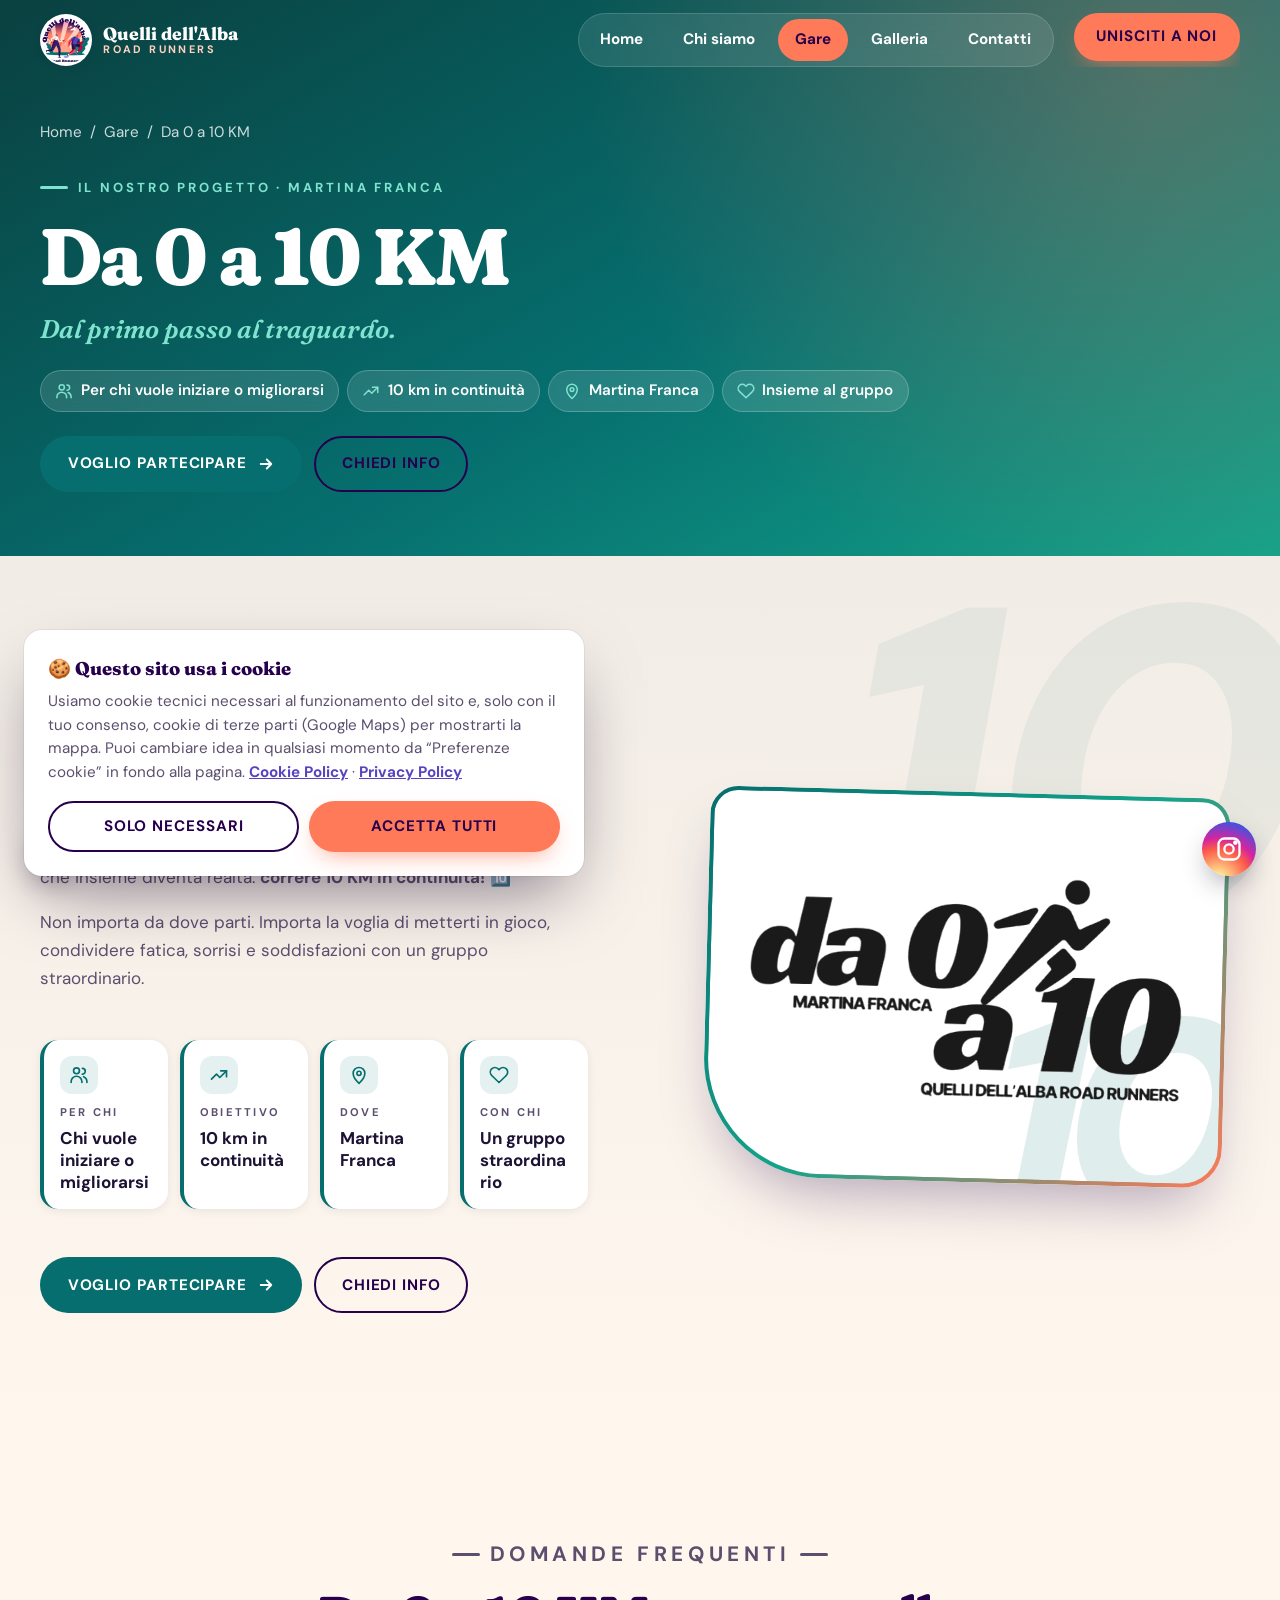
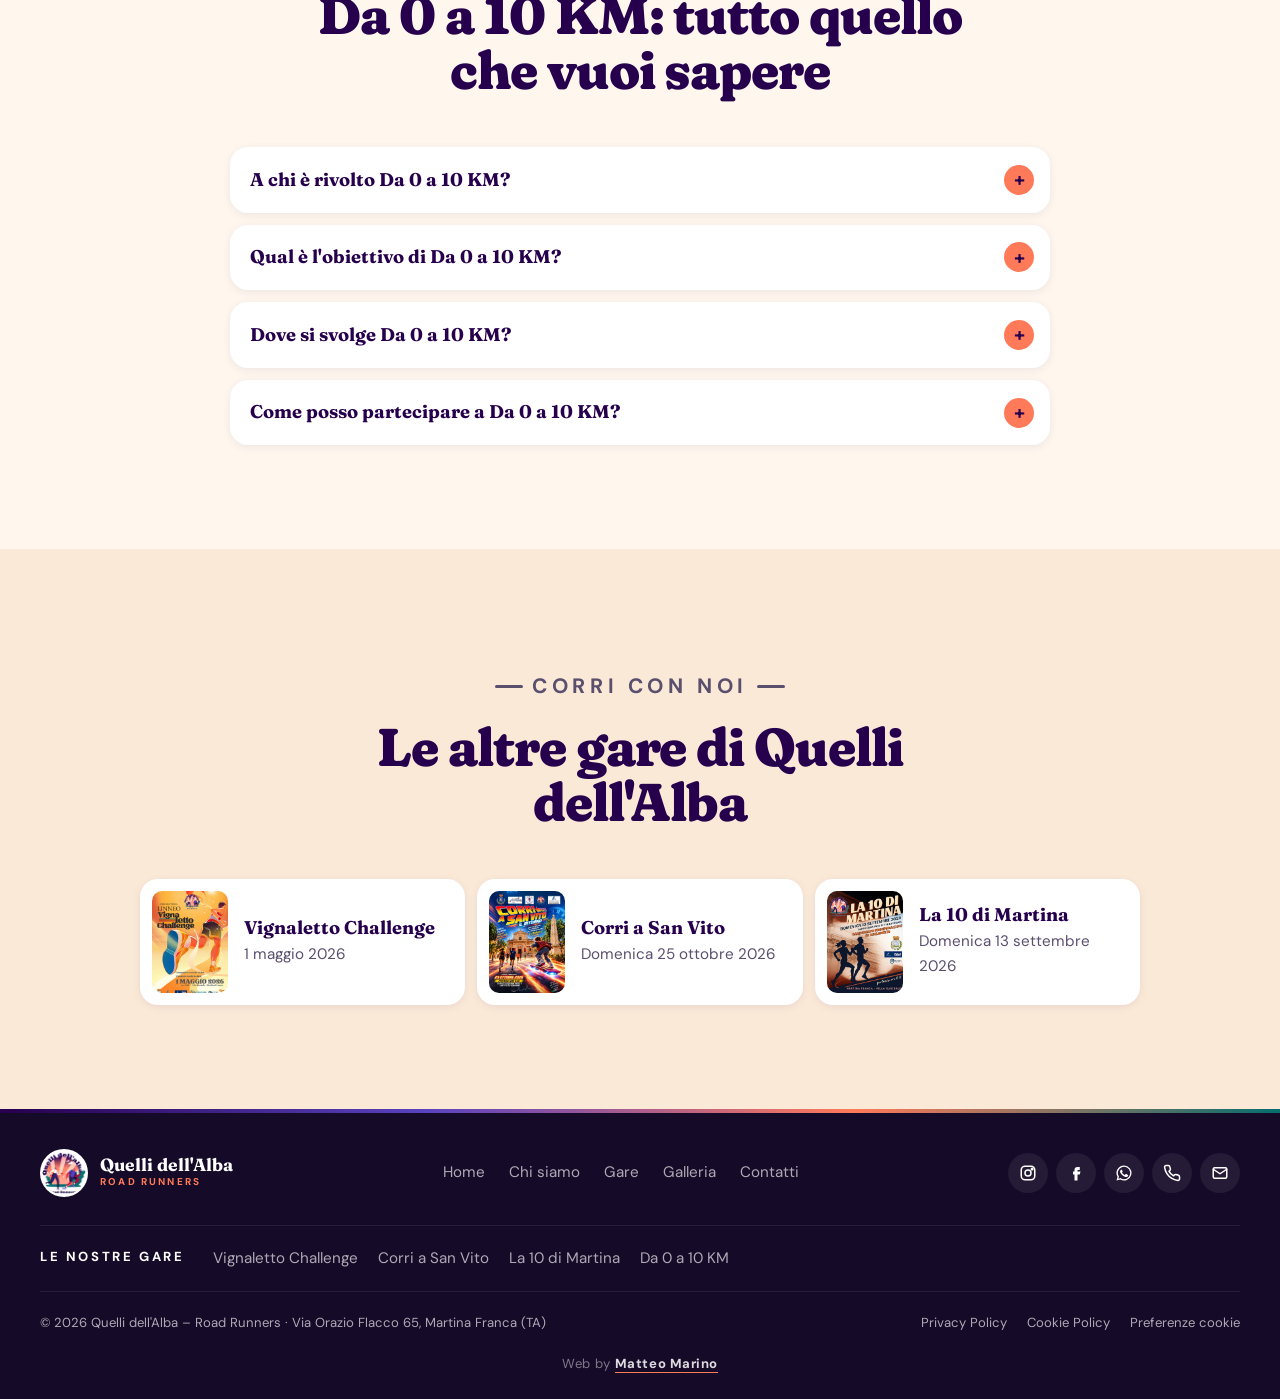
<file: da-0-a-10-km.html>
<!DOCTYPE html>
<html lang="it">
<head>
    <meta charset="UTF-8">
    <meta name="viewport" content="width=device-width, initial-scale=1.0">

    <!-- ===================== SEO ===================== -->
    <title>Da 0 a 10 KM – Inizia a correre a Martina Franca</title>
    <meta name="description" content="Da 0 a 10 KM: il percorso di Quelli dell'Alba Road Runners per chi vuole iniziare a correre e arrivare a 10 km in continuità, insieme a un gruppo straordinario.">
    <meta name="robots" content="index, follow, max-image-preview:large, max-snippet:-1">
    <meta name="author" content="Quelli dell'Alba – Road Runners">
    <link rel="canonical" href="https://www.quellidellalba.it/da-0-a-10-km.html">
    <link rel="alternate" hreflang="it" href="https://www.quellidellalba.it/da-0-a-10-km.html">
    <link rel="alternate" hreflang="x-default" href="https://www.quellidellalba.it/da-0-a-10-km.html">
    <meta name="theme-color" content="#26004d">
    <meta name="format-detection" content="telephone=no">
    <!-- Verifica proprietà (incollare il codice fornito e togliere il commento):
    <meta name="google-site-verification" content="CODICE-GOOGLE-SEARCH-CONSOLE">
    <meta name="msvalidate.01" content="CODICE-BING-WEBMASTER">
    -->

    <!-- Local SEO (geo) – Martina Franca (TA) -->
    <meta name="geo.region" content="IT-TA">
    <meta name="geo.placename" content="Martina Franca">
    <meta name="geo.position" content="40.7037;17.3442">
    <meta name="ICBM" content="40.7037, 17.3442">

    <!-- Open Graph (Facebook, WhatsApp, Instagram, LinkedIn) -->
    <meta property="og:type" content="website">
    <meta property="og:locale" content="it_IT">
    <meta property="og:site_name" content="Quelli dell'Alba – Road Runners">
    <meta property="og:title" content="Da 0 a 10 KM – Inizia a correre a Martina Franca">
    <meta property="og:description" content="Da 0 a 10 KM: il percorso di Quelli dell'Alba Road Runners per chi vuole iniziare a correre e arrivare a 10 km in continuità, insieme a un gruppo straordinario.">
    <meta property="og:url" content="https://www.quellidellalba.it/da-0-a-10-km.html">
    <meta property="og:image" content="https://www.quellidellalba.it/immagini/gare/og-da-0-a-10-km.jpg">
    <meta property="og:image:width" content="1200">
    <meta property="og:image:height" content="630">
    <meta property="og:image:alt" content="Logo Da 0 a 10 – Martina Franca, Quelli dell'Alba Road Runners">

    <!-- Twitter / X -->
    <meta name="twitter:card" content="summary_large_image">
    <meta name="twitter:title" content="Da 0 a 10 KM – Inizia a correre a Martina Franca">
    <meta name="twitter:description" content="Da 0 a 10 KM: il percorso di Quelli dell'Alba Road Runners per chi vuole iniziare a correre e arrivare a 10 km in continuità, insieme a un gruppo straordinario.">
    <meta name="twitter:image" content="https://www.quellidellalba.it/immagini/gare/og-da-0-a-10-km.jpg">

    <!-- Icone e web app -->
    <link rel="icon" href="favicon.ico" sizes="48x48">
    <link rel="icon" type="image/png" sizes="192x192" href="immagini/icon-192.png">
    <link rel="apple-touch-icon" href="immagini/icon-192.png">
    <link rel="manifest" href="site.webmanifest">

    <!-- Dati strutturati Schema.org (Google, Bing e motori di risposta AI) -->
    <script type="application/ld+json">
    {
        "@context": "https://schema.org",
        "@graph": [
            {
                "@type": [
                    "SportsClub",
                    "SportsTeam"
                ],
                "@id": "https://www.quellidellalba.it/#organizzazione",
                "name": "Quelli dell'Alba – Road Runners",
                "alternateName": [
                    "Quelli dell'Alba",
                    "Quelli dell'Alba Road Runners",
                    "Q.A.R.R."
                ],
                "description": "Squadra di running di Martina Franca (TA), in Valle d'Itria: allenamenti di gruppo, gare su strada, la Vignaletto Challenge, Corri a San Vito, La 10 di Martina e il progetto Da 0 a 10 KM.",
                "sport": "Running",
                "url": "https://www.quellidellalba.it/",
                "logo": {
                    "@type": "ImageObject",
                    "url": "https://www.quellidellalba.it/immagini/logo.png",
                    "width": 900,
                    "height": 900
                },
                "image": "https://www.quellidellalba.it/immagini/og-image.jpg",
                "email": "quellidellalba@gmail.com",
                "telephone": "+393935051979",
                "address": {
                    "@type": "PostalAddress",
                    "streetAddress": "Via Orazio Flacco 65",
                    "postalCode": "74015",
                    "addressLocality": "Martina Franca",
                    "addressRegion": "TA",
                    "addressCountry": "IT"
                },
                "geo": {
                    "@type": "GeoCoordinates",
                    "latitude": 40.7037,
                    "longitude": 17.3442
                },
                "hasMap": "https://www.google.com/maps/search/?api=1&query=Via+Orazio+Flacco+65,+74015+Martina+Franca+TA",
                "areaServed": [
                    {
                        "@type": "City",
                        "name": "Martina Franca"
                    },
                    {
                        "@type": "Place",
                        "name": "Valle d'Itria"
                    },
                    {
                        "@type": "AdministrativeArea",
                        "name": "Puglia"
                    }
                ],
                "knowsAbout": [
                    "Running",
                    "Corsa su strada",
                    "Podismo",
                    "Allenamento di gruppo",
                    "Corsa per principianti"
                ],
                "contactPoint": {
                    "@type": "ContactPoint",
                    "contactType": "informazioni e iscrizioni",
                    "telephone": "+393935051979",
                    "email": "quellidellalba@gmail.com",
                    "availableLanguage": "Italian",
                    "areaServed": "IT"
                },
                "sponsor": [
                    {
                        "@type": "Organization",
                        "name": "Allianz – Passoforte Assicurazioni"
                    },
                    {
                        "@type": "Organization",
                        "name": "Domus Medica"
                    },
                    {
                        "@type": "Organization",
                        "name": "Dott. Paolo Solito – Biologo nutrizionista"
                    }
                ],
                "sameAs": [
                    "https://www.instagram.com/quelli_dell_alba/"
                ]
            },
            {
                "@type": "WebSite",
                "@id": "https://www.quellidellalba.it/#sito",
                "url": "https://www.quellidellalba.it/",
                "name": "Quelli dell'Alba – Road Runners",
                "inLanguage": "it-IT",
                "publisher": {
                    "@id": "https://www.quellidellalba.it/#organizzazione"
                }
            },
            {
                "@type": "WebPage",
                "@id": "https://www.quellidellalba.it/da-0-a-10-km.html#pagina",
                "url": "https://www.quellidellalba.it/da-0-a-10-km.html",
                "name": "Da 0 a 10 KM – Inizia a correre a Martina Franca",
                "description": "Da 0 a 10 KM: il percorso di Quelli dell'Alba Road Runners per chi vuole iniziare a correre e arrivare a 10 km in continuità, insieme a un gruppo straordinario.",
                "inLanguage": "it-IT",
                "isPartOf": {
                    "@id": "https://www.quellidellalba.it/#sito"
                },
                "about": {
                    "@id": "https://www.quellidellalba.it/#organizzazione"
                },
                "primaryImageOfPage": {
                    "@type": "ImageObject",
                    "url": "https://www.quellidellalba.it/immagini/gare/og-da-0-a-10-km.jpg"
                },
                "breadcrumb": {
                    "@type": "BreadcrumbList",
                    "itemListElement": [
                        {
                            "@type": "ListItem",
                            "position": 1,
                            "name": "Home",
                            "item": "https://www.quellidellalba.it/"
                        },
                        {
                            "@type": "ListItem",
                            "position": 2,
                            "name": "Da 0 a 10 KM",
                            "item": "https://www.quellidellalba.it/da-0-a-10-km.html"
                        }
                    ]
                }
            },
            {
                "@type": "FAQPage",
                "@id": "https://www.quellidellalba.it/da-0-a-10-km.html#faq",
                "mainEntity": [
                    {
                        "@type": "Question",
                        "name": "A chi è rivolto Da 0 a 10 KM?",
                        "acceptedAnswer": {
                            "@type": "Answer",
                            "text": "A chi vuole iniziare a correre, migliorarsi e stare bene. Non importa da dove parti: conta la voglia di metterti in gioco."
                        }
                    },
                    {
                        "@type": "Question",
                        "name": "Qual è l'obiettivo di Da 0 a 10 KM?",
                        "acceptedAnswer": {
                            "@type": "Answer",
                            "text": "Arrivare a correre 10 km in continuità, un traguardo che sembra impossibile ma che insieme al gruppo diventa realtà."
                        }
                    },
                    {
                        "@type": "Question",
                        "name": "Dove si svolge Da 0 a 10 KM?",
                        "acceptedAnswer": {
                            "@type": "Answer",
                            "text": "A Martina Franca (TA), con Quelli dell'Alba Road Runners."
                        }
                    },
                    {
                        "@type": "Question",
                        "name": "Come posso partecipare a Da 0 a 10 KM?",
                        "acceptedAnswer": {
                            "@type": "Answer",
                            "text": "Scrivi su WhatsApp al +39 393 505 1979, invia una email a quellidellalba@gmail.com oppure compila il modulo Contattaci del sito."
                        }
                    }
                ]
            }
        ]
    }
    </script>

    <!-- Google Fonts -->
    <link rel="preconnect" href="https://fonts.googleapis.com">
    <link rel="preconnect" href="https://fonts.gstatic.com" crossorigin>
    <link href="https://fonts.googleapis.com/css2?family=DM+Sans:ital,opsz,wght@0,9..40,400..900;1,9..40,400..900&family=Fraunces:ital,opsz,wght,SOFT,WONK@0,9..144,600..900,0..100,0..1;1,9..144,600..900,0..100,0..1&display=swap" rel="stylesheet">

    <link rel="stylesheet" href="style.css?v=22">

    <script>document.documentElement.classList.add('js');</script>
    <script src="script.js?v=22" defer></script>
</head>
<body class="page-race page-race--da-zero-a-dieci">

    <a class="skip-link" href="#main">Vai al contenuto</a>

    <!-- ===================== HEADER / NAVBAR ===================== -->
    <header class="site-header" id="site-header">
        <nav class="nav container" aria-label="Navigazione principale">
            <a class="nav__brand" href="index.html" aria-label="Quelli dell'Alba – Road Runners, torna alla home">
                <img class="nav__logo" src="immagini/logo-small.png" alt="" width="52" height="52">
                <span class="nav__name">
                    Quelli dell'Alba
                    <small>Road Runners</small>
                </span>
            </a>

            <button class="nav__toggle" type="button" aria-expanded="false" aria-controls="nav-menu" aria-label="Apri il menu">
                <span class="nav__toggle-bars" aria-hidden="true"><span></span><span></span><span></span></span>
            </button>

            <div class="nav__menu" id="nav-menu">
                <ul class="nav__list">
                    <li><a class="nav__link" href="index.html">Home</a></li>
                    <li><a class="nav__link" href="index.html#chi-siamo">Chi siamo</a></li>
                    <li><a class="nav__link is-active" href="index.html#vignaletto">Gare</a></li>
                    <li><a class="nav__link" href="galleria.html">Galleria</a></li>
                    <li><a class="nav__link" href="index.html#contact-info">Contatti</a></li>
                </ul>
                <a class="btn btn--primary nav__cta" href="index.html#contact-form">Unisciti a noi</a>
                <div class="nav__extra">
                    <span>Contattaci</span>
                    <a href="https://www.instagram.com/quelli_dell_alba/" target="_blank" rel="noopener" aria-label="Instagram"><svg viewBox="0 0 24 24" fill="none" stroke="currentColor" stroke-width="2" aria-hidden="true"><rect x="3" y="3" width="18" height="18" rx="5"/><circle cx="12" cy="12" r="4"/><circle cx="17.5" cy="6.5" r="1" fill="currentColor"/></svg></a>
                    <a href="https://wa.me/393935051979" target="_blank" rel="noopener" aria-label="WhatsApp"><svg viewBox="0 0 24 24" fill="currentColor" aria-hidden="true"><path d="M12 2a10 10 0 00-8.6 15.1L2 22l5-1.3A10 10 0 1012 2zm0 18.2a8.2 8.2 0 01-4.2-1.2l-.3-.2-3 .8.8-2.9-.2-.3A8.2 8.2 0 1112 20.2zm4.5-6.1c-.2-.1-1.5-.7-1.7-.8s-.4-.1-.6.1-.7.8-.8 1-.3.2-.5.1a6.7 6.7 0 01-2-1.2 7.4 7.4 0 01-1.4-1.7c-.1-.2 0-.4.1-.5l.4-.4.2-.4v-.4l-.8-1.9c-.2-.5-.4-.4-.6-.4h-.5a1 1 0 00-.7.3 3 3 0 00-.9 2.2 5.2 5.2 0 001.1 2.7 11.8 11.8 0 004.5 4c.6.3 1.1.4 1.5.5a3.6 3.6 0 001.7.1 2.8 2.8 0 001.8-1.3 2.3 2.3 0 00.2-1.3c-.1-.1-.3-.2-.5-.3z"/></svg></a>
                    <a href="tel:+393935051979" aria-label="Telefono"><svg viewBox="0 0 24 24" fill="none" stroke="currentColor" stroke-width="2" stroke-linecap="round" stroke-linejoin="round" aria-hidden="true"><path d="M22 16.9v3a2 2 0 01-2.2 2 19.8 19.8 0 01-8.6-3.1 19.5 19.5 0 01-6-6A19.8 19.8 0 012.1 4.2 2 2 0 014.1 2h3a2 2 0 012 1.7c.1.9.4 1.8.7 2.7a2 2 0 01-.5 2.1L8 9.8a16 16 0 006 6l1.3-1.3a2 2 0 012.1-.4c.9.3 1.8.6 2.7.7a2 2 0 011.7 2z"/></svg></a>
                    <a href="mailto:quellidellalba@gmail.com" aria-label="Email"><svg viewBox="0 0 24 24" fill="none" stroke="currentColor" stroke-width="2" stroke-linecap="round" stroke-linejoin="round" aria-hidden="true"><rect x="3" y="5" width="18" height="14" rx="2"/><path d="M3 7l9 6 9-6"/></svg></a>
                </div>
            </div>
        </nav>
    </header>

    <main id="main">

        <!-- ===================== INTESTAZIONE GARA ===================== -->
        <section class="race-hero race-hero--da-zero-a-dieci" aria-labelledby="race-title">
            <div class="container race-hero__inner">
                <nav class="breadcrumb" aria-label="Percorso">
                    <a href="index.html">Home</a><span aria-hidden="true">/</span><a href="index.html#vignaletto">Gare</a><span aria-hidden="true">/</span><span aria-current="page">Da 0 a 10 KM</span>
                </nav>
                <p class="eyebrow">Il nostro progetto · Martina Franca</p>
                <h1 id="race-title">Da 0 a 10 KM</h1>
                <p class="race-hero__tagline">Dal primo passo al traguardo.</p>
                <ul class="race-hero__facts">
                    <li><svg viewBox="0 0 24 24" fill="none" stroke="currentColor" stroke-width="2" stroke-linecap="round" stroke-linejoin="round"><circle cx="9" cy="7" r="3.5"/><path d="M2.5 21v-1a6.5 6.5 0 0113 0v1"/><path d="M16 4a3.5 3.5 0 010 7M21.5 21v-1a6.5 6.5 0 00-4-6"/></svg><span>Per chi vuole iniziare o migliorarsi</span></li>
                    <li><svg viewBox="0 0 24 24" fill="none" stroke="currentColor" stroke-width="2" stroke-linecap="round" stroke-linejoin="round"><path d="M3 17l6-6 4 4 8-8"/><path d="M14 7h7v7"/></svg><span>10 km in continuità</span></li>
                    <li><svg viewBox="0 0 24 24" fill="none" stroke="currentColor" stroke-width="2" stroke-linecap="round" stroke-linejoin="round"><path d="M12 22s7-6.2 7-12a7 7 0 10-14 0c0 5.8 7 12 7 12z"/><circle cx="12" cy="10" r="2.5"/></svg><span>Martina Franca</span></li>
                    <li><svg viewBox="0 0 24 24" fill="none" stroke="currentColor" stroke-width="2" stroke-linecap="round" stroke-linejoin="round"><path d="M20.8 4.6a5.5 5.5 0 00-7.8 0L12 5.7l-1-1.1a5.5 5.5 0 00-7.8 7.8l1 1.1L12 21l7.8-7.5 1-1.1a5.5 5.5 0 000-7.8z"/></svg><span>Insieme al gruppo</span></li>
                </ul>
                <div class="btn-group race-hero__actions">
                    <a class="btn btn--teal" href="https://wa.me/393935051979?text=Ciao!%20Vorrei%20informazioni%20sul%20progetto%20Da%200%20a%2010%20KM" target="_blank" rel="noopener">
                        Voglio partecipare
                        <svg viewBox="0 0 24 24" fill="none" stroke="currentColor" stroke-width="2.5" stroke-linecap="round" stroke-linejoin="round" aria-hidden="true"><path d="M5 12h14M13 6l6 6-6 6"/></svg>
                    </a>
                    <a class="btn btn--outline" href="index.html#contact-form">
                        Chiedi info
                    </a>
                </div>
            </div>
        </section>

        <!-- ===================== DETTAGLI ===================== -->
        <section id="da-zero-a-dieci" class="section race race--reverse race-page" aria-labelledby="details-title">
            <div class="container race__grid">
                <div class="race__media" data-reveal="right">
                    <div class="race__logo-card">
                        <span class="race__logo-card-num" aria-hidden="true">10</span>
                        <img src="immagini/gare/da0a10-logo-trasparente.png" alt="Logo Da 0 a 10 – Martina Franca, Quelli dell'Alba Road Runners" width="568" height="289" loading="lazy">
                    </div>
                </div>

                <div class="race__content" data-reveal="left">
                    <p class="eyebrow">Da 0 a 10 KM</p>
                    <h2 id="details-title">Il progetto</h2>
                    <div class="race__desc">
                        <p>
                            Un percorso pensato per chi vuole iniziare a correre, migliorarsi, stare bene e raggiungere un obiettivo che sembra impossibile… ma che insieme diventa realtà: <strong>correre 10 KM in continuità!</strong> 🔟
                        </p>
                        <p>
                            Non importa da dove parti. Importa la voglia di metterti in gioco, condividere fatica, sorrisi e soddisfazioni con un gruppo straordinario.
                        </p>
                    </div>

                    <ul class="race__info">
                        <li class="info-card">
                            <span class="info-card__icon" aria-hidden="true"><svg viewBox="0 0 24 24" fill="none" stroke="currentColor" stroke-width="2" stroke-linecap="round" stroke-linejoin="round"><circle cx="9" cy="7" r="3.5"/><path d="M2.5 21v-1a6.5 6.5 0 0113 0v1"/><path d="M16 4a3.5 3.5 0 010 7M21.5 21v-1a6.5 6.5 0 00-4-6"/></svg></span>
                            <span class="info-card__label">Per chi</span>
                            <span class="info-card__value">Chi vuole iniziare o migliorarsi</span>
                        </li>
                        <li class="info-card">
                            <span class="info-card__icon" aria-hidden="true"><svg viewBox="0 0 24 24" fill="none" stroke="currentColor" stroke-width="2" stroke-linecap="round" stroke-linejoin="round"><path d="M3 17l6-6 4 4 8-8"/><path d="M14 7h7v7"/></svg></span>
                            <span class="info-card__label">Obiettivo</span>
                            <span class="info-card__value">10 km in continuità</span>
                        </li>
                        <li class="info-card">
                            <span class="info-card__icon" aria-hidden="true"><svg viewBox="0 0 24 24" fill="none" stroke="currentColor" stroke-width="2" stroke-linecap="round" stroke-linejoin="round"><path d="M12 22s7-6.2 7-12a7 7 0 10-14 0c0 5.8 7 12 7 12z"/><circle cx="12" cy="10" r="2.5"/></svg></span>
                            <span class="info-card__label">Dove</span>
                            <span class="info-card__value">Martina Franca</span>
                        </li>
                        <li class="info-card">
                            <span class="info-card__icon" aria-hidden="true"><svg viewBox="0 0 24 24" fill="none" stroke="currentColor" stroke-width="2" stroke-linecap="round" stroke-linejoin="round"><path d="M20.8 4.6a5.5 5.5 0 00-7.8 0L12 5.7l-1-1.1a5.5 5.5 0 00-7.8 7.8l1 1.1L12 21l7.8-7.5 1-1.1a5.5 5.5 0 000-7.8z"/></svg></span>
                            <span class="info-card__label">Con chi</span>
                            <span class="info-card__value">Un gruppo straordinario</span>
                        </li>
                    </ul>

                    <div class="btn-group">
                        <a class="btn btn--teal" href="https://wa.me/393935051979?text=Ciao!%20Vorrei%20informazioni%20sul%20progetto%20Da%200%20a%2010%20KM" target="_blank" rel="noopener">
                            Voglio partecipare
                            <svg viewBox="0 0 24 24" fill="none" stroke="currentColor" stroke-width="2.5" stroke-linecap="round" stroke-linejoin="round" aria-hidden="true"><path d="M5 12h14M13 6l6 6-6 6"/></svg>
                        </a>
                        <a class="btn btn--outline" href="index.html#contact-form">
                            Chiedi info
                        </a>
                    </div>
                </div>
            </div>
        </section>

        <!-- ===================== DOMANDE FREQUENTI =====================
             Le stesse domande sono nei dati strutturati FAQPage nel <head> -->
        <section id="faq" class="section" aria-labelledby="faq-title">
            <div class="container faq">
                <div class="section-head section-head--center" data-reveal>
                    <p class="eyebrow">Domande frequenti</p>
                    <h2 id="faq-title">Da 0 a 10 KM: tutto quello che vuoi sapere</h2>
                </div>
                <div class="faq__list">
                    <details class="faq__item" data-reveal>
                        <summary>A chi è rivolto Da 0 a 10 KM?</summary>
                        <p>A chi vuole iniziare a correre, migliorarsi e stare bene. Non importa da dove parti: conta la voglia di metterti in gioco.</p>
                    </details>
                    <details class="faq__item" data-reveal style="--reveal-delay: .05s">
                        <summary>Qual è l'obiettivo di Da 0 a 10 KM?</summary>
                        <p>Arrivare a correre 10 km in continuità, un traguardo che sembra impossibile ma che insieme al gruppo diventa realtà.</p>
                    </details>
                    <details class="faq__item" data-reveal style="--reveal-delay: .10s">
                        <summary>Dove si svolge Da 0 a 10 KM?</summary>
                        <p>A Martina Franca (TA), con Quelli dell'Alba Road Runners.</p>
                    </details>
                    <details class="faq__item" data-reveal style="--reveal-delay: .15s">
                        <summary>Come posso partecipare a Da 0 a 10 KM?</summary>
                        <p>Scrivi su WhatsApp al +39 393 505 1979, invia una email a quellidellalba@gmail.com oppure compila il modulo Contattaci del sito.</p>
                    </details>
                </div>
            </div>
        </section>

        <!-- ===================== ALTRE GARE ===================== -->
        <section class="section other-races" aria-labelledby="others-title">
            <div class="container">
                <div class="section-head section-head--center" data-reveal>
                    <p class="eyebrow">Corri con noi</p>
                    <h2 id="others-title">Le altre gare di Quelli dell'Alba</h2>
                </div>
                <ul class="race-links">
                    <li>
                        <a class="race-link race-link--vignaletto" href="vignaletto-challenge.html">
                            <span class="race-link__thumb"><img src="immagini/gare/vignaletto-locandina-2026.jpg" alt="" width="904" height="1280" loading="lazy"></span>
                            <span class="race-link__body">
                                <strong>Vignaletto Challenge</strong>
                                <span>1 maggio 2026</span>
                            </span>
                        </a>
                    </li>
                    <li>
                        <a class="race-link race-link--san-vito" href="corri-a-san-vito.html">
                            <span class="race-link__thumb"><img src="immagini/gare/corri-a-san-vito-locandina-2026.jpg" alt="" width="920" height="1300" loading="lazy"></span>
                            <span class="race-link__body">
                                <strong>Corri a San Vito</strong>
                                <span>Domenica 25 ottobre 2026</span>
                            </span>
                        </a>
                    </li>
                    <li>
                        <a class="race-link race-link--la-dieci" href="la-10-di-martina.html">
                            <span class="race-link__thumb"><img src="immagini/gare/la-10-di-martina-locandina-2026.jpg" alt="" width="1001" height="1300" loading="lazy"></span>
                            <span class="race-link__body">
                                <strong>La 10 di Martina</strong>
                                <span>Domenica 13 settembre 2026</span>
                            </span>
                        </a>
                    </li>
                </ul>
            </div>
        </section>

    </main>

    <!-- ===================== FOOTER ===================== -->
    <footer class="site-footer">
        <div class="container footer__top">
            <a class="footer__brand" href="index.html" aria-label="Quelli dell'Alba – Road Runners, home">
                <img src="immagini/logo-small.png" alt="" width="48" height="48" loading="lazy">
                <span>
                    <strong>Quelli dell'Alba</strong>
                    <small>ROAD RUNNERS</small>
                </span>
            </a>

            <nav class="footer__nav" aria-label="Link rapidi">
                <ul>
                    <li><a href="index.html">Home</a></li>
                    <li><a href="index.html#chi-siamo">Chi siamo</a></li>
                    <li><a href="index.html#vignaletto">Gare</a></li>
                    <li><a href="galleria.html">Galleria</a></li>
                    <li><a href="index.html#contact-info">Contatti</a></li>
                </ul>
            </nav>

            <div class="footer__social">
                <a href="https://www.instagram.com/quelli_dell_alba/" target="_blank" rel="noopener" aria-label="Instagram"><svg viewBox="0 0 24 24" fill="none" stroke="currentColor" stroke-width="2" aria-hidden="true"><rect x="3" y="3" width="18" height="18" rx="5"/><circle cx="12" cy="12" r="4"/><circle cx="17.5" cy="6.5" r="1" fill="currentColor"/></svg></a>
                <!-- [INSERIRE URL FACEBOOK] al posto di # -->
                <a href="#" target="_blank" rel="noopener" aria-label="Facebook"><svg viewBox="0 0 24 24" fill="currentColor" aria-hidden="true"><path d="M14 8h3V4h-3a4 4 0 00-4 4v2H8v4h2v8h4v-8h3l1-4h-4V8z"/></svg></a>
                <a href="https://wa.me/393935051979" target="_blank" rel="noopener" aria-label="WhatsApp"><svg viewBox="0 0 24 24" fill="currentColor" aria-hidden="true"><path d="M12 2a10 10 0 00-8.6 15.1L2 22l5-1.3A10 10 0 1012 2zm0 18.2a8.2 8.2 0 01-4.2-1.2l-.3-.2-3 .8.8-2.9-.2-.3A8.2 8.2 0 1112 20.2zm4.5-6.1c-.2-.1-1.5-.7-1.7-.8s-.4-.1-.6.1-.7.8-.8 1-.3.2-.5.1a6.7 6.7 0 01-2-1.2 7.4 7.4 0 01-1.4-1.7c-.1-.2 0-.4.1-.5l.4-.4.2-.4v-.4l-.8-1.9c-.2-.5-.4-.4-.6-.4h-.5a1 1 0 00-.7.3 3 3 0 00-.9 2.2 5.2 5.2 0 001.1 2.7 11.8 11.8 0 004.5 4c.6.3 1.1.4 1.5.5a3.6 3.6 0 001.7.1 2.8 2.8 0 001.8-1.3 2.3 2.3 0 00.2-1.3c-.1-.1-.3-.2-.5-.3z"/></svg></a>
                <a href="tel:+393935051979" aria-label="Telefono +39 393 505 1979"><svg viewBox="0 0 24 24" fill="none" stroke="currentColor" stroke-width="2" stroke-linecap="round" stroke-linejoin="round" aria-hidden="true"><path d="M22 16.9v3a2 2 0 01-2.2 2 19.8 19.8 0 01-8.6-3.1 19.5 19.5 0 01-6-6A19.8 19.8 0 012.1 4.2 2 2 0 014.1 2h3a2 2 0 012 1.7c.1.9.4 1.8.7 2.7a2 2 0 01-.5 2.1L8 9.8a16 16 0 006 6l1.3-1.3a2 2 0 012.1-.4c.9.3 1.8.6 2.7.7a2 2 0 011.7 2z"/></svg></a>
                <a href="mailto:quellidellalba@gmail.com" aria-label="Email quellidellalba@gmail.com"><svg viewBox="0 0 24 24" fill="none" stroke="currentColor" stroke-width="2" stroke-linecap="round" stroke-linejoin="round" aria-hidden="true"><rect x="3" y="5" width="18" height="14" rx="2"/><path d="M3 7l9 6 9-6"/></svg></a>
            </div>
        </div>

        <nav class="container footer__races" aria-label="Le nostre gare">
            <span>Le nostre gare</span>
            <a href="vignaletto-challenge.html">Vignaletto Challenge</a>
            <a href="corri-a-san-vito.html">Corri a San Vito</a>
            <a href="la-10-di-martina.html">La 10 di Martina</a>
            <a href="da-0-a-10-km.html">Da 0 a 10 KM</a>
        </nav>

        <div class="container footer__bottom">
            <p>© <span data-year>2026</span> Quelli dell'Alba – Road Runners · Via Orazio Flacco 65, Martina Franca (TA)</p>
            <div class="footer__legal">
                <a href="privacy-policy.html">Privacy Policy</a>
                <a href="cookie-policy.html">Cookie Policy</a>
                <button type="button" data-cookie-settings>Preferenze cookie</button>
            </div>
        </div>

        <p class="footer__credit">
            Web by <a href="https://www.instagram.com/_matteomarino/" target="_blank" rel="noopener" aria-label="Matteo Marino su Instagram (@_matteomarino)">Matteo Marino</a>
        </p>
    </footer>

    <!-- Pulsanti fissi: WhatsApp (sinistra) e Instagram (destra) -->
    <a class="float-btn float-btn--whatsapp" href="https://wa.me/393935051979" target="_blank" rel="noopener" aria-label="Scrivici su WhatsApp">
        <svg viewBox="0 0 24 24" fill="currentColor" aria-hidden="true"><path d="M12 2a10 10 0 00-8.6 15.1L2 22l5-1.3A10 10 0 1012 2zm0 18.2a8.2 8.2 0 01-4.2-1.2l-.3-.2-3 .8.8-2.9-.2-.3A8.2 8.2 0 1112 20.2zm4.5-6.1c-.2-.1-1.5-.7-1.7-.8s-.4-.1-.6.1-.7.8-.8 1-.3.2-.5.1a6.7 6.7 0 01-2-1.2 7.4 7.4 0 01-1.4-1.7c-.1-.2 0-.4.1-.5l.4-.4.2-.4v-.4l-.8-1.9c-.2-.5-.4-.4-.6-.4h-.5a1 1 0 00-.7.3 3 3 0 00-.9 2.2 5.2 5.2 0 001.1 2.7 11.8 11.8 0 004.5 4c.6.3 1.1.4 1.5.5a3.6 3.6 0 001.7.1 2.8 2.8 0 001.8-1.3 2.3 2.3 0 00.2-1.3c-.1-.1-.3-.2-.5-.3z"/></svg>
    </a>
    <a class="float-btn float-btn--instagram" href="https://www.instagram.com/quelli_dell_alba/" target="_blank" rel="noopener" aria-label="Seguici su Instagram">
        <svg viewBox="0 0 24 24" fill="none" stroke="currentColor" stroke-width="2" aria-hidden="true"><rect x="3" y="3" width="18" height="18" rx="5"/><circle cx="12" cy="12" r="4"/><circle cx="17.5" cy="6.5" r="1" fill="currentColor"/></svg>
    </a>

    <a class="back-to-top" href="#main" aria-label="Torna su">
        <svg viewBox="0 0 24 24" fill="none" stroke="currentColor" stroke-width="2.5" stroke-linecap="round" stroke-linejoin="round" aria-hidden="true"><path d="M12 19V5M5 12l7-7 7 7"/></svg>
    </a>

    <!-- ===================== LIGHTBOX ===================== -->
    <div class="lightbox" id="lightbox" role="dialog" aria-modal="true" aria-label="Visualizzatore immagini" aria-hidden="true">
        <button class="lightbox__btn lightbox__close" type="button" aria-label="Chiudi">
            <svg viewBox="0 0 24 24" fill="none" stroke="currentColor" stroke-width="2.5" stroke-linecap="round" aria-hidden="true"><path d="M18 6L6 18M6 6l12 12"/></svg>
        </button>
        <button class="lightbox__btn lightbox__prev" type="button" aria-label="Immagine precedente">
            <svg viewBox="0 0 24 24" fill="none" stroke="currentColor" stroke-width="2.5" stroke-linecap="round" stroke-linejoin="round" aria-hidden="true"><path d="M15 18l-6-6 6-6"/></svg>
        </button>
        <figure class="lightbox__figure">
            <img class="lightbox__img" alt="">
            <div class="lightbox__placeholder" hidden></div>
            <figcaption class="lightbox__caption"><span class="lightbox__counter"></span><span class="lightbox__text"></span></figcaption>
        </figure>
        <button class="lightbox__btn lightbox__next" type="button" aria-label="Immagine successiva">
            <svg viewBox="0 0 24 24" fill="none" stroke="currentColor" stroke-width="2.5" stroke-linecap="round" stroke-linejoin="round" aria-hidden="true"><path d="M9 18l6-6-6-6"/></svg>
        </button>
    </div>

</body>
</html>
</file>
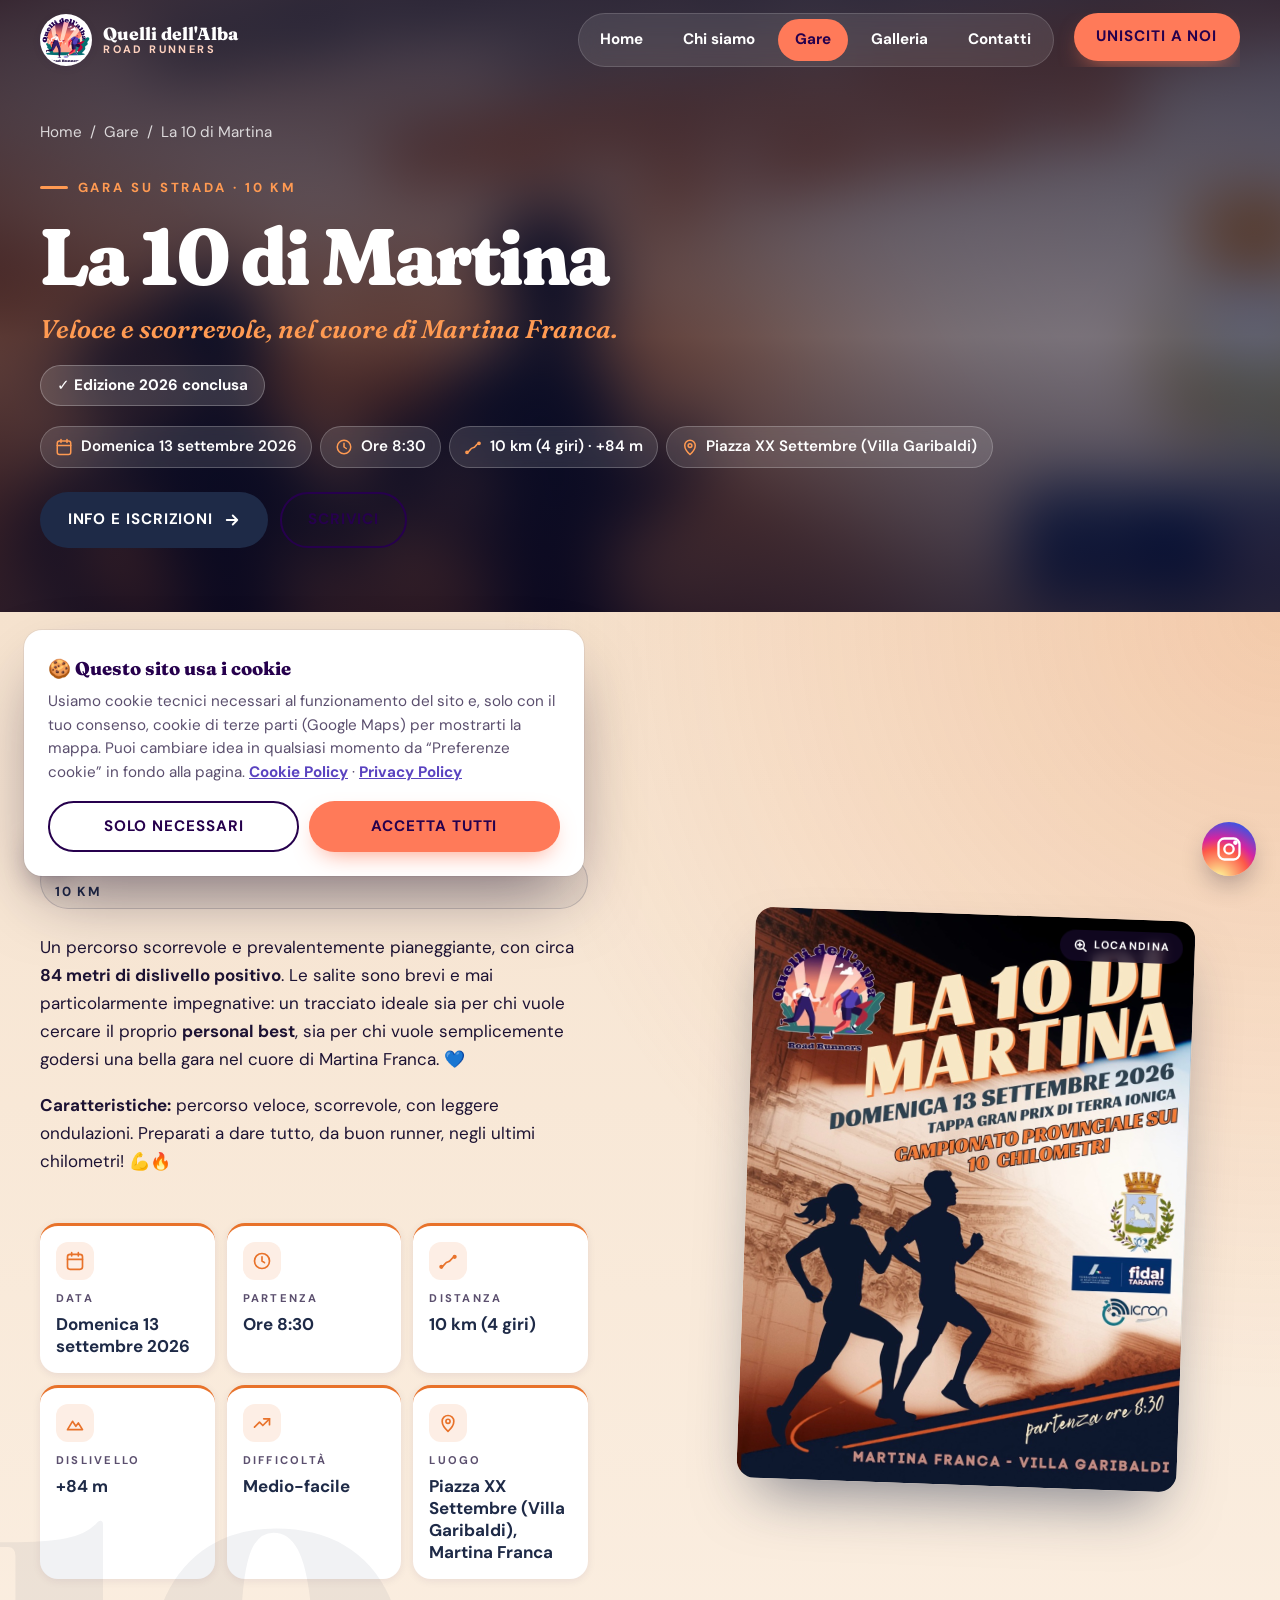
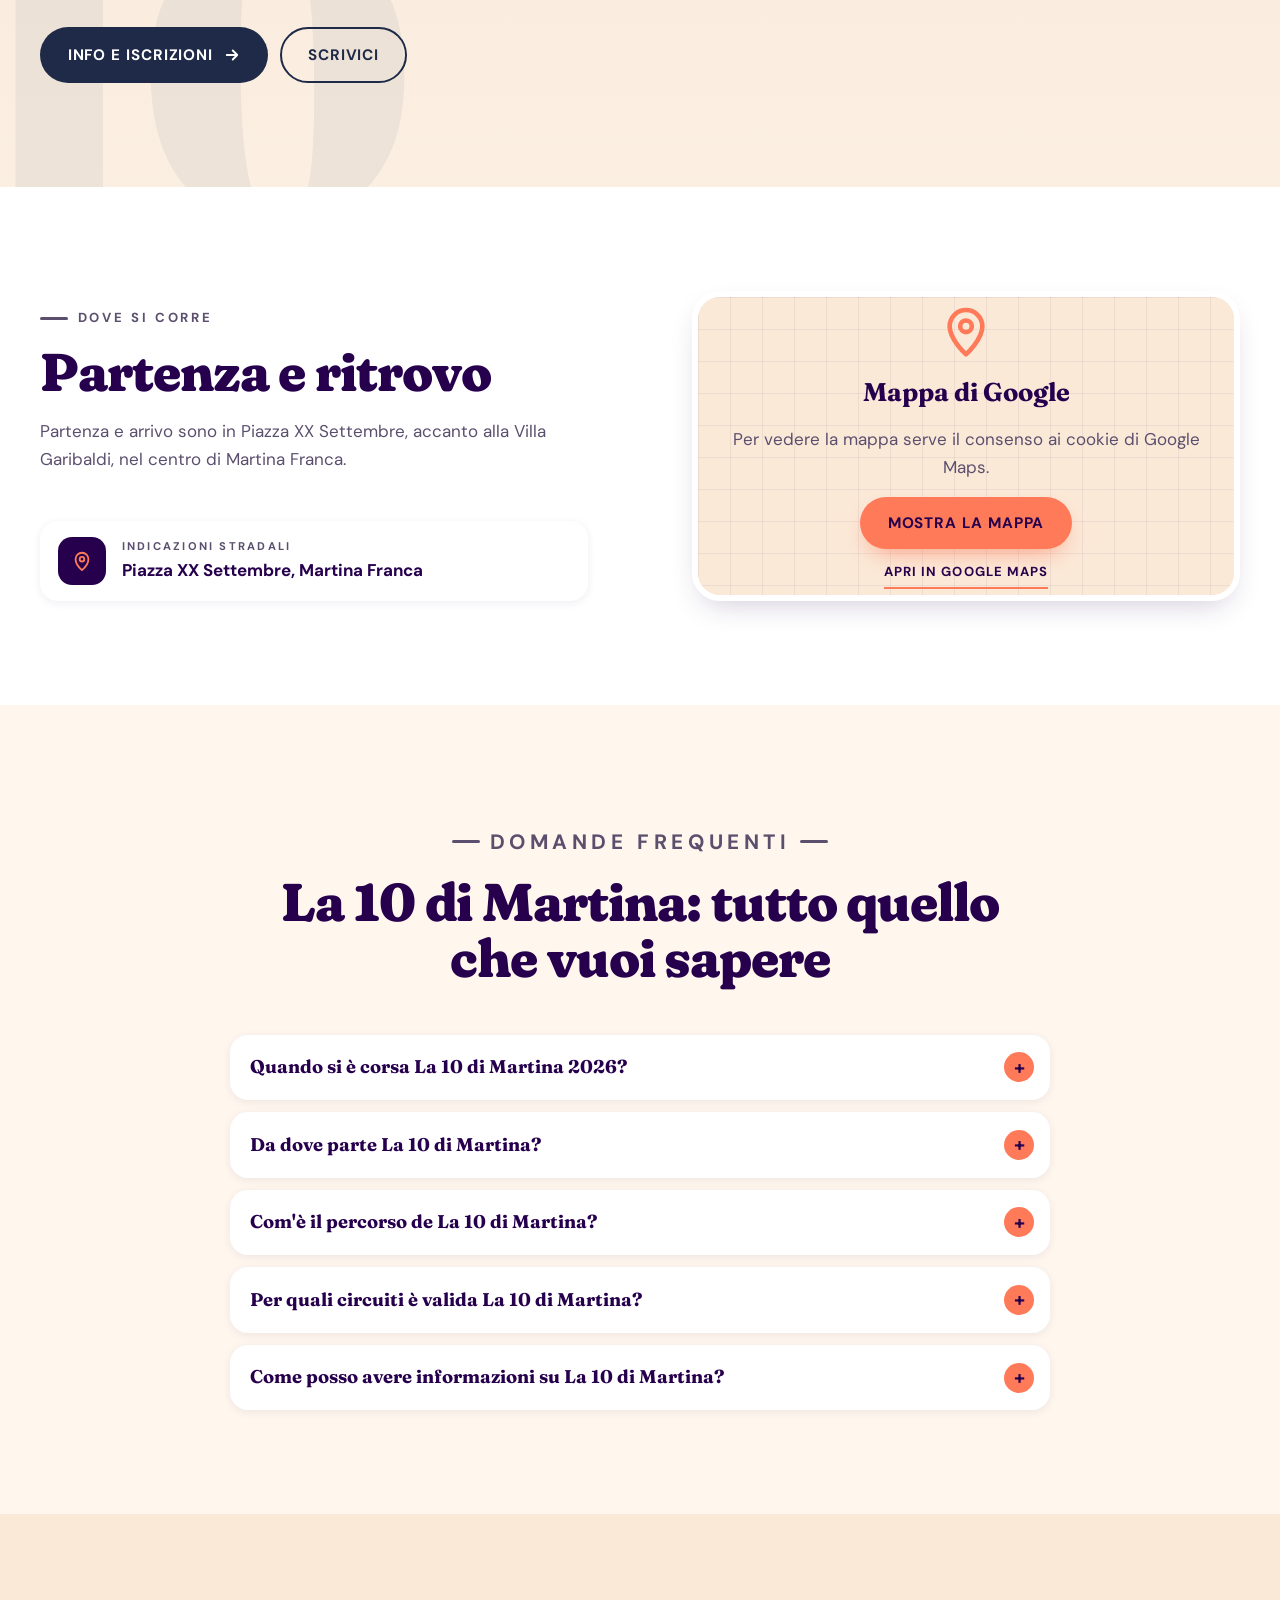
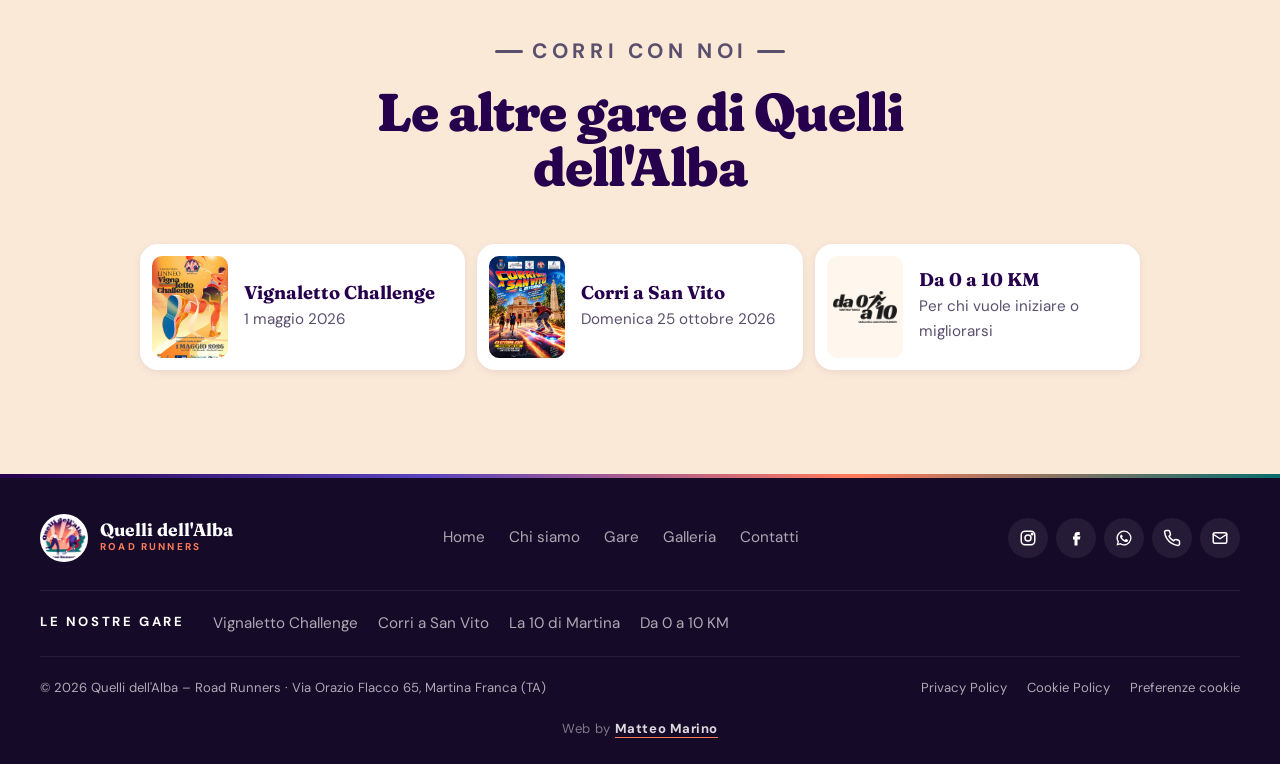
<file: la-10-di-martina.html>
<!DOCTYPE html>
<html lang="it">
<head>
    <meta charset="UTF-8">
    <meta name="viewport" content="width=device-width, initial-scale=1.0">

    <!-- ===================== SEO ===================== -->
    <title>La 10 di Martina – Gara di 10 km a Martina Franca</title>
    <meta name="description" content="La 10 di Martina: 10 km su strada nel cuore di Martina Franca, percorso veloce di 4 giri (+84 m). Tappa Gran Prix di Terra Ionica e Campionato provinciale.">
    <meta name="robots" content="index, follow, max-image-preview:large, max-snippet:-1">
    <meta name="author" content="Quelli dell'Alba – Road Runners">
    <link rel="canonical" href="https://www.quellidellalba.it/la-10-di-martina.html">
    <link rel="alternate" hreflang="it" href="https://www.quellidellalba.it/la-10-di-martina.html">
    <link rel="alternate" hreflang="x-default" href="https://www.quellidellalba.it/la-10-di-martina.html">
    <meta name="theme-color" content="#26004d">
    <meta name="format-detection" content="telephone=no">
    <!-- Verifica proprietà (incollare il codice fornito e togliere il commento):
    <meta name="google-site-verification" content="CODICE-GOOGLE-SEARCH-CONSOLE">
    <meta name="msvalidate.01" content="CODICE-BING-WEBMASTER">
    -->

    <!-- Local SEO (geo) – Martina Franca (TA) -->
    <meta name="geo.region" content="IT-TA">
    <meta name="geo.placename" content="Martina Franca">
    <meta name="geo.position" content="40.7037;17.3442">
    <meta name="ICBM" content="40.7037, 17.3442">

    <!-- Open Graph (Facebook, WhatsApp, Instagram, LinkedIn) -->
    <meta property="og:type" content="website">
    <meta property="og:locale" content="it_IT">
    <meta property="og:site_name" content="Quelli dell'Alba – Road Runners">
    <meta property="og:title" content="La 10 di Martina – Gara di 10 km a Martina Franca">
    <meta property="og:description" content="La 10 di Martina: 10 km su strada nel cuore di Martina Franca, percorso veloce di 4 giri (+84 m). Tappa Gran Prix di Terra Ionica e Campionato provinciale.">
    <meta property="og:url" content="https://www.quellidellalba.it/la-10-di-martina.html">
    <meta property="og:image" content="https://www.quellidellalba.it/immagini/gare/og-la-10-di-martina.jpg">
    <meta property="og:image:width" content="1200">
    <meta property="og:image:height" content="630">
    <meta property="og:image:alt" content="Locandina La 10 di Martina, 13 settembre 2026">

    <!-- Twitter / X -->
    <meta name="twitter:card" content="summary_large_image">
    <meta name="twitter:title" content="La 10 di Martina – Gara di 10 km a Martina Franca">
    <meta name="twitter:description" content="La 10 di Martina: 10 km su strada nel cuore di Martina Franca, percorso veloce di 4 giri (+84 m). Tappa Gran Prix di Terra Ionica e Campionato provinciale.">
    <meta name="twitter:image" content="https://www.quellidellalba.it/immagini/gare/og-la-10-di-martina.jpg">

    <!-- Icone e web app -->
    <link rel="icon" href="favicon.ico" sizes="48x48">
    <link rel="icon" type="image/png" sizes="192x192" href="immagini/icon-192.png">
    <link rel="apple-touch-icon" href="immagini/icon-192.png">
    <link rel="manifest" href="site.webmanifest">

    <!-- Dati strutturati Schema.org (Google, Bing e motori di risposta AI) -->
    <script type="application/ld+json">
    {
        "@context": "https://schema.org",
        "@graph": [
            {
                "@type": [
                    "SportsClub",
                    "SportsTeam"
                ],
                "@id": "https://www.quellidellalba.it/#organizzazione",
                "name": "Quelli dell'Alba – Road Runners",
                "alternateName": [
                    "Quelli dell'Alba",
                    "Quelli dell'Alba Road Runners",
                    "Q.A.R.R."
                ],
                "description": "Squadra di running di Martina Franca (TA), in Valle d'Itria: allenamenti di gruppo, gare su strada, la Vignaletto Challenge, Corri a San Vito, La 10 di Martina e il progetto Da 0 a 10 KM.",
                "sport": "Running",
                "url": "https://www.quellidellalba.it/",
                "logo": {
                    "@type": "ImageObject",
                    "url": "https://www.quellidellalba.it/immagini/logo.png",
                    "width": 900,
                    "height": 900
                },
                "image": "https://www.quellidellalba.it/immagini/og-image.jpg",
                "email": "quellidellalba@gmail.com",
                "telephone": "+393935051979",
                "address": {
                    "@type": "PostalAddress",
                    "streetAddress": "Via Orazio Flacco 65",
                    "postalCode": "74015",
                    "addressLocality": "Martina Franca",
                    "addressRegion": "TA",
                    "addressCountry": "IT"
                },
                "geo": {
                    "@type": "GeoCoordinates",
                    "latitude": 40.7037,
                    "longitude": 17.3442
                },
                "hasMap": "https://www.google.com/maps/search/?api=1&query=Via+Orazio+Flacco+65,+74015+Martina+Franca+TA",
                "areaServed": [
                    {
                        "@type": "City",
                        "name": "Martina Franca"
                    },
                    {
                        "@type": "Place",
                        "name": "Valle d'Itria"
                    },
                    {
                        "@type": "AdministrativeArea",
                        "name": "Puglia"
                    }
                ],
                "knowsAbout": [
                    "Running",
                    "Corsa su strada",
                    "Podismo",
                    "Allenamento di gruppo",
                    "Corsa per principianti"
                ],
                "contactPoint": {
                    "@type": "ContactPoint",
                    "contactType": "informazioni e iscrizioni",
                    "telephone": "+393935051979",
                    "email": "quellidellalba@gmail.com",
                    "availableLanguage": "Italian",
                    "areaServed": "IT"
                },
                "sponsor": [
                    {
                        "@type": "Organization",
                        "name": "Allianz – Passoforte Assicurazioni"
                    },
                    {
                        "@type": "Organization",
                        "name": "Domus Medica"
                    },
                    {
                        "@type": "Organization",
                        "name": "Dott. Paolo Solito – Biologo nutrizionista"
                    }
                ],
                "sameAs": [
                    "https://www.instagram.com/quelli_dell_alba/"
                ]
            },
            {
                "@type": "WebSite",
                "@id": "https://www.quellidellalba.it/#sito",
                "url": "https://www.quellidellalba.it/",
                "name": "Quelli dell'Alba – Road Runners",
                "inLanguage": "it-IT",
                "publisher": {
                    "@id": "https://www.quellidellalba.it/#organizzazione"
                }
            },
            {
                "@type": "WebPage",
                "@id": "https://www.quellidellalba.it/la-10-di-martina.html#pagina",
                "url": "https://www.quellidellalba.it/la-10-di-martina.html",
                "name": "La 10 di Martina – Gara di 10 km a Martina Franca",
                "description": "La 10 di Martina: 10 km su strada nel cuore di Martina Franca, percorso veloce di 4 giri (+84 m). Tappa Gran Prix di Terra Ionica e Campionato provinciale.",
                "inLanguage": "it-IT",
                "isPartOf": {
                    "@id": "https://www.quellidellalba.it/#sito"
                },
                "about": {
                    "@id": "https://www.quellidellalba.it/#organizzazione"
                },
                "primaryImageOfPage": {
                    "@type": "ImageObject",
                    "url": "https://www.quellidellalba.it/immagini/gare/og-la-10-di-martina.jpg"
                },
                "breadcrumb": {
                    "@type": "BreadcrumbList",
                    "itemListElement": [
                        {
                            "@type": "ListItem",
                            "position": 1,
                            "name": "Home",
                            "item": "https://www.quellidellalba.it/"
                        },
                        {
                            "@type": "ListItem",
                            "position": 2,
                            "name": "La 10 di Martina",
                            "item": "https://www.quellidellalba.it/la-10-di-martina.html"
                        }
                    ]
                },
                "mainEntity": {
                    "@id": "https://www.quellidellalba.it/la-10-di-martina.html#evento"
                }
            },
            {
                "@type": "SportsEvent",
                "@id": "https://www.quellidellalba.it/la-10-di-martina.html#evento",
                "url": "https://www.quellidellalba.it/la-10-di-martina.html",
                "name": "La 10 di Martina 2026",
                "sport": "Running",
                "startDate": "2026-09-13T08:30:00+02:00",
                "eventStatus": "https://schema.org/EventScheduled",
                "eventAttendanceMode": "https://schema.org/OfflineEventAttendanceMode",
                "description": "Gara su strada di 10 km (4 giri) a Martina Franca, tappa del Gran Prix di Terra Ionica e Campionato provinciale sui 10 km. Percorso veloce e scorrevole, dislivello positivo circa 84 m, difficoltà medio-facile.",
                "image": "https://www.quellidellalba.it/immagini/gare/la-10-di-martina-locandina-2026.jpg",
                "location": {
                    "@type": "Place",
                    "name": "Piazza XX Settembre (Villa Garibaldi), Martina Franca",
                    "address": {
                        "@type": "PostalAddress",
                        "streetAddress": "Piazza XX Settembre",
                        "addressLocality": "Martina Franca",
                        "postalCode": "74015",
                        "addressRegion": "TA",
                        "addressCountry": "IT"
                    }
                },
                "organizer": {
                    "@id": "https://www.quellidellalba.it/#organizzazione"
                },
                "mainEntityOfPage": {
                    "@id": "https://www.quellidellalba.it/la-10-di-martina.html#pagina"
                }
            },
            {
                "@type": "FAQPage",
                "@id": "https://www.quellidellalba.it/la-10-di-martina.html#faq",
                "mainEntity": [
                    {
                        "@type": "Question",
                        "name": "Quando si è corsa La 10 di Martina 2026?",
                        "acceptedAnswer": {
                            "@type": "Answer",
                            "text": "Domenica 13 settembre 2026, con partenza alle ore 8:30."
                        }
                    },
                    {
                        "@type": "Question",
                        "name": "Da dove parte La 10 di Martina?",
                        "acceptedAnswer": {
                            "@type": "Answer",
                            "text": "Da Piazza XX Settembre (Villa Garibaldi), nel centro di Martina Franca (TA)."
                        }
                    },
                    {
                        "@type": "Question",
                        "name": "Com'è il percorso de La 10 di Martina?",
                        "acceptedAnswer": {
                            "@type": "Answer",
                            "text": "10 km su strada in 4 giri, prevalentemente pianeggiante, con circa 84 metri di dislivello positivo e difficoltà medio-facile: un percorso veloce e scorrevole, con leggere ondulazioni, ideale anche per cercare il personal best."
                        }
                    },
                    {
                        "@type": "Question",
                        "name": "Per quali circuiti è valida La 10 di Martina?",
                        "acceptedAnswer": {
                            "@type": "Answer",
                            "text": "L'edizione 2026 è tappa del Gran Prix di Terra Ionica e Campionato provinciale sui 10 chilometri."
                        }
                    },
                    {
                        "@type": "Question",
                        "name": "Come posso avere informazioni su La 10 di Martina?",
                        "acceptedAnswer": {
                            "@type": "Answer",
                            "text": "Scrivi su WhatsApp o chiama il +39 393 505 1979, oppure invia una email a quellidellalba@gmail.com."
                        }
                    }
                ]
            }
        ]
    }
    </script>

    <!-- Google Fonts -->
    <link rel="preconnect" href="https://fonts.googleapis.com">
    <link rel="preconnect" href="https://fonts.gstatic.com" crossorigin>
    <link href="https://fonts.googleapis.com/css2?family=DM+Sans:ital,opsz,wght@0,9..40,400..900;1,9..40,400..900&family=Fraunces:ital,opsz,wght,SOFT,WONK@0,9..144,600..900,0..100,0..1;1,9..144,600..900,0..100,0..1&display=swap" rel="stylesheet">

    <link rel="stylesheet" href="style.css?v=22">

    <script>document.documentElement.classList.add('js');</script>
    <script src="script.js?v=22" defer></script>
</head>
<body class="page-race page-race--la-dieci">

    <a class="skip-link" href="#main">Vai al contenuto</a>

    <!-- ===================== HEADER / NAVBAR ===================== -->
    <header class="site-header" id="site-header">
        <nav class="nav container" aria-label="Navigazione principale">
            <a class="nav__brand" href="index.html" aria-label="Quelli dell'Alba – Road Runners, torna alla home">
                <img class="nav__logo" src="immagini/logo-small.png" alt="" width="52" height="52">
                <span class="nav__name">
                    Quelli dell'Alba
                    <small>Road Runners</small>
                </span>
            </a>

            <button class="nav__toggle" type="button" aria-expanded="false" aria-controls="nav-menu" aria-label="Apri il menu">
                <span class="nav__toggle-bars" aria-hidden="true"><span></span><span></span><span></span></span>
            </button>

            <div class="nav__menu" id="nav-menu">
                <ul class="nav__list">
                    <li><a class="nav__link" href="index.html">Home</a></li>
                    <li><a class="nav__link" href="index.html#chi-siamo">Chi siamo</a></li>
                    <li><a class="nav__link is-active" href="index.html#vignaletto">Gare</a></li>
                    <li><a class="nav__link" href="galleria.html">Galleria</a></li>
                    <li><a class="nav__link" href="index.html#contact-info">Contatti</a></li>
                </ul>
                <a class="btn btn--primary nav__cta" href="index.html#contact-form">Unisciti a noi</a>
                <div class="nav__extra">
                    <span>Contattaci</span>
                    <a href="https://www.instagram.com/quelli_dell_alba/" target="_blank" rel="noopener" aria-label="Instagram"><svg viewBox="0 0 24 24" fill="none" stroke="currentColor" stroke-width="2" aria-hidden="true"><rect x="3" y="3" width="18" height="18" rx="5"/><circle cx="12" cy="12" r="4"/><circle cx="17.5" cy="6.5" r="1" fill="currentColor"/></svg></a>
                    <a href="https://wa.me/393935051979" target="_blank" rel="noopener" aria-label="WhatsApp"><svg viewBox="0 0 24 24" fill="currentColor" aria-hidden="true"><path d="M12 2a10 10 0 00-8.6 15.1L2 22l5-1.3A10 10 0 1012 2zm0 18.2a8.2 8.2 0 01-4.2-1.2l-.3-.2-3 .8.8-2.9-.2-.3A8.2 8.2 0 1112 20.2zm4.5-6.1c-.2-.1-1.5-.7-1.7-.8s-.4-.1-.6.1-.7.8-.8 1-.3.2-.5.1a6.7 6.7 0 01-2-1.2 7.4 7.4 0 01-1.4-1.7c-.1-.2 0-.4.1-.5l.4-.4.2-.4v-.4l-.8-1.9c-.2-.5-.4-.4-.6-.4h-.5a1 1 0 00-.7.3 3 3 0 00-.9 2.2 5.2 5.2 0 001.1 2.7 11.8 11.8 0 004.5 4c.6.3 1.1.4 1.5.5a3.6 3.6 0 001.7.1 2.8 2.8 0 001.8-1.3 2.3 2.3 0 00.2-1.3c-.1-.1-.3-.2-.5-.3z"/></svg></a>
                    <a href="tel:+393935051979" aria-label="Telefono"><svg viewBox="0 0 24 24" fill="none" stroke="currentColor" stroke-width="2" stroke-linecap="round" stroke-linejoin="round" aria-hidden="true"><path d="M22 16.9v3a2 2 0 01-2.2 2 19.8 19.8 0 01-8.6-3.1 19.5 19.5 0 01-6-6A19.8 19.8 0 012.1 4.2 2 2 0 014.1 2h3a2 2 0 012 1.7c.1.9.4 1.8.7 2.7a2 2 0 01-.5 2.1L8 9.8a16 16 0 006 6l1.3-1.3a2 2 0 012.1-.4c.9.3 1.8.6 2.7.7a2 2 0 011.7 2z"/></svg></a>
                    <a href="mailto:quellidellalba@gmail.com" aria-label="Email"><svg viewBox="0 0 24 24" fill="none" stroke="currentColor" stroke-width="2" stroke-linecap="round" stroke-linejoin="round" aria-hidden="true"><rect x="3" y="5" width="18" height="14" rx="2"/><path d="M3 7l9 6 9-6"/></svg></a>
                </div>
            </div>
        </nav>
    </header>

    <main id="main">

        <!-- ===================== INTESTAZIONE GARA ===================== -->
        <section class="race-hero race-hero--la-dieci" aria-labelledby="race-title">
            <div class="race-hero__bg" style="background-image: url('immagini/gare/la-10-di-martina-locandina-2026.jpg')" aria-hidden="true"></div>
            <div class="container race-hero__inner">
                <nav class="breadcrumb" aria-label="Percorso">
                    <a href="index.html">Home</a><span aria-hidden="true">/</span><a href="index.html#vignaletto">Gare</a><span aria-hidden="true">/</span><span aria-current="page">La 10 di Martina</span>
                </nav>
                <p class="eyebrow">Gara su strada · 10 km</p>
                <h1 id="race-title">La 10 di Martina</h1>
                <p class="race-hero__tagline">Veloce e scorrevole, nel cuore di Martina Franca.</p>
                <p class="race__countdown" data-countdown="2026-09-13T08:30:00+02:00" data-past-text="Edizione 2026 conclusa" hidden></p>
                <ul class="race-hero__facts">
                    <li><svg viewBox="0 0 24 24" fill="none" stroke="currentColor" stroke-width="2" stroke-linecap="round" stroke-linejoin="round"><rect x="3" y="4" width="18" height="18" rx="3"/><path d="M16 2v4M8 2v4M3 10h18"/></svg><span>Domenica 13 settembre 2026</span></li>
                    <li><svg viewBox="0 0 24 24" fill="none" stroke="currentColor" stroke-width="2" stroke-linecap="round" stroke-linejoin="round"><circle cx="12" cy="12" r="9"/><path d="M12 7v5l3 2"/></svg><span>Ore 8:30</span></li>
                    <li><svg viewBox="0 0 24 24" fill="none" stroke="currentColor" stroke-width="2" stroke-linecap="round" stroke-linejoin="round"><path d="M4 19c4 0 4-6 8-6s4-6 8-6"/><circle cx="4" cy="19" r="1.5"/><circle cx="20" cy="7" r="1.5"/></svg><span>10 km (4 giri) · +84 m</span></li>
                    <li><svg viewBox="0 0 24 24" fill="none" stroke="currentColor" stroke-width="2" stroke-linecap="round" stroke-linejoin="round"><path d="M12 22s7-6.2 7-12a7 7 0 10-14 0c0 5.8 7 12 7 12z"/><circle cx="12" cy="10" r="2.5"/></svg><span>Piazza XX Settembre (Villa Garibaldi)</span></li>
                </ul>
                <div class="btn-group race-hero__actions">
                    <a class="btn btn--navy" href="https://wa.me/393935051979?text=Ciao!%20Vorrei%20informazioni%20su%20La%2010%20di%20Martina" target="_blank" rel="noopener">
                        Info e iscrizioni
                        <svg viewBox="0 0 24 24" fill="none" stroke="currentColor" stroke-width="2.5" stroke-linecap="round" stroke-linejoin="round" aria-hidden="true"><path d="M5 12h14M13 6l6 6-6 6"/></svg>
                    </a>
                    <a class="btn btn--outline" href="index.html#contact-form">
                        Scrivici
                    </a>
                </div>
            </div>
        </section>

        <!-- ===================== DETTAGLI ===================== -->
        <section id="la-dieci" class="section race race--reverse race-page" aria-labelledby="details-title">
            <div class="container race__grid">
                <div class="race__media" data-reveal="right" data-lightbox-group>
                    <button class="race__poster" type="button" data-lightbox-item aria-label="Apri in grande la locandina di La 10 di Martina">
                        <img src="immagini/gare/la-10-di-martina-locandina-2026.jpg" alt="Locandina La 10 di Martina: domenica 13 settembre 2026, partenza ore 8:30, Martina Franca – Villa Garibaldi. Tappa Gran Prix di Terra Ionica, Campionato provinciale sui 10 chilometri" width="1001" height="1300" loading="lazy">
                        <span class="race__poster-hint" aria-hidden="true"><svg viewBox="0 0 24 24" fill="none" stroke="currentColor" stroke-width="2.5" stroke-linecap="round"><circle cx="11" cy="11" r="7"/><path d="M21 21l-4.3-4.3M11 8v6M8 11h6"/></svg> Locandina</span>
                    </button>
                </div>

                <div class="race__content" data-reveal="left">
                    <p class="eyebrow">La 10 di Martina</p>
                    <h2 id="details-title">Il percorso</h2>
                    <p class="race__edition">Tappa Gran Prix di Terra Ionica · Campionato provinciale 10 km</p>
                    <div class="race__desc">
                        <p>
                            Un percorso scorrevole e prevalentemente pianeggiante, con circa <strong>84 metri di dislivello positivo</strong>. Le salite sono brevi e mai particolarmente impegnative: un tracciato ideale sia per chi vuole cercare il proprio <strong>personal best</strong>, sia per chi vuole semplicemente godersi una bella gara nel cuore di Martina Franca. 💙
                        </p>
                        <p>
                            <strong>Caratteristiche:</strong> percorso veloce, scorrevole, con leggere ondulazioni. Preparati a dare tutto, da buon runner, negli ultimi chilometri! 💪🔥
                        </p>
                    </div>

                    <ul class="race__info race__info--6">
                        <li class="info-card">
                            <span class="info-card__icon" aria-hidden="true"><svg viewBox="0 0 24 24" fill="none" stroke="currentColor" stroke-width="2" stroke-linecap="round" stroke-linejoin="round"><rect x="3" y="4" width="18" height="18" rx="3"/><path d="M16 2v4M8 2v4M3 10h18"/></svg></span>
                            <span class="info-card__label">Data</span>
                            <span class="info-card__value">Domenica 13 settembre 2026</span>
                        </li>
                        <li class="info-card">
                            <span class="info-card__icon" aria-hidden="true"><svg viewBox="0 0 24 24" fill="none" stroke="currentColor" stroke-width="2" stroke-linecap="round" stroke-linejoin="round"><circle cx="12" cy="12" r="9"/><path d="M12 7v5l3 2"/></svg></span>
                            <span class="info-card__label">Partenza</span>
                            <span class="info-card__value">Ore 8:30</span>
                        </li>
                        <li class="info-card">
                            <span class="info-card__icon" aria-hidden="true"><svg viewBox="0 0 24 24" fill="none" stroke="currentColor" stroke-width="2" stroke-linecap="round" stroke-linejoin="round"><path d="M4 19c4 0 4-6 8-6s4-6 8-6"/><circle cx="4" cy="19" r="1.5"/><circle cx="20" cy="7" r="1.5"/></svg></span>
                            <span class="info-card__label">Distanza</span>
                            <span class="info-card__value">10 km (4 giri)</span>
                        </li>
                        <li class="info-card">
                            <span class="info-card__icon" aria-hidden="true"><svg viewBox="0 0 24 24" fill="none" stroke="currentColor" stroke-width="2" stroke-linecap="round" stroke-linejoin="round"><path d="M3 20l6-10 4 6 3-4 5 8z"/></svg></span>
                            <span class="info-card__label">Dislivello</span>
                            <span class="info-card__value">+84 m</span>
                        </li>
                        <li class="info-card">
                            <span class="info-card__icon" aria-hidden="true"><svg viewBox="0 0 24 24" fill="none" stroke="currentColor" stroke-width="2" stroke-linecap="round" stroke-linejoin="round"><path d="M3 17l6-6 4 4 8-8"/><path d="M14 7h7v7"/></svg></span>
                            <span class="info-card__label">Difficoltà</span>
                            <span class="info-card__value">Medio-facile</span>
                        </li>
                        <li class="info-card">
                            <span class="info-card__icon" aria-hidden="true"><svg viewBox="0 0 24 24" fill="none" stroke="currentColor" stroke-width="2" stroke-linecap="round" stroke-linejoin="round"><path d="M12 22s7-6.2 7-12a7 7 0 10-14 0c0 5.8 7 12 7 12z"/><circle cx="12" cy="10" r="2.5"/></svg></span>
                            <span class="info-card__label">Luogo</span>
                            <span class="info-card__value">Piazza XX Settembre (Villa Garibaldi), Martina Franca</span>
                        </li>
                    </ul>

                    <div class="btn-group">
                        <a class="btn btn--navy" href="https://wa.me/393935051979?text=Ciao!%20Vorrei%20informazioni%20su%20La%2010%20di%20Martina" target="_blank" rel="noopener">
                            Info e iscrizioni
                            <svg viewBox="0 0 24 24" fill="none" stroke="currentColor" stroke-width="2.5" stroke-linecap="round" stroke-linejoin="round" aria-hidden="true"><path d="M5 12h14M13 6l6 6-6 6"/></svg>
                        </a>
                        <a class="btn btn--outline" href="index.html#contact-form">
                            Scrivici
                        </a>
                    </div>
                </div>
            </div>
        </section>

        <!-- ===================== DOVE ===================== -->
        <section class="section race-map" aria-labelledby="map-title">
            <div class="container contact">
                <div class="contact__intro" data-reveal="left">
                    <p class="eyebrow">Dove si corre</p>
                    <h2 id="map-title">Partenza e ritrovo</h2>
                    <p>Partenza e arrivo sono in Piazza XX Settembre, accanto alla Villa Garibaldi, nel centro di Martina Franca.</p>
                    <ul class="contact-cards">
                        <li class="contact-card--wide">
                            <a class="contact-card" href="https://www.google.com/maps/search/?api=1&amp;query=Piazza+XX+Settembre,+74015+Martina+Franca+TA" target="_blank" rel="noopener">
                                <span class="contact-card__icon" aria-hidden="true"><svg viewBox="0 0 24 24" fill="none" stroke="currentColor" stroke-width="2" stroke-linecap="round" stroke-linejoin="round"><path d="M12 22s7-6.2 7-12a7 7 0 10-14 0c0 5.8 7 12 7 12z"/><circle cx="12" cy="10" r="2.5"/></svg></span>
                                <span>
                                    <span class="contact-card__label">Indicazioni stradali</span>
                                    <span class="contact-card__value">Piazza XX Settembre, Martina Franca</span>
                                </span>
                            </a>
                        </li>
                    </ul>
                </div>
                <div class="map" data-reveal="right">
                    <!-- Mappa caricata solo dopo il consenso ai cookie (script.js) -->
                    <iframe
                        data-src="https://www.google.com/maps?q=Piazza+XX+Settembre,+74015+Martina+Franca+TA&amp;hl=it&amp;z=16&amp;output=embed"
                        data-maps-link="https://www.google.com/maps/search/?api=1&amp;query=Piazza+XX+Settembre,+74015+Martina+Franca+TA"
                        title="Mappa: Piazza XX Settembre, Martina Franca"
                        loading="lazy"
                        referrerpolicy="no-referrer-when-downgrade"
                        allowfullscreen>
                    </iframe>
                </div>
            </div>
        </section>

        <!-- ===================== DOMANDE FREQUENTI =====================
             Le stesse domande sono nei dati strutturati FAQPage nel <head> -->
        <section id="faq" class="section" aria-labelledby="faq-title">
            <div class="container faq">
                <div class="section-head section-head--center" data-reveal>
                    <p class="eyebrow">Domande frequenti</p>
                    <h2 id="faq-title">La 10 di Martina: tutto quello che vuoi sapere</h2>
                </div>
                <div class="faq__list">
                    <details class="faq__item" data-reveal>
                        <summary>Quando si è corsa La 10 di Martina 2026?</summary>
                        <p>Domenica 13 settembre 2026, con partenza alle ore 8:30.</p>
                    </details>
                    <details class="faq__item" data-reveal style="--reveal-delay: .05s">
                        <summary>Da dove parte La 10 di Martina?</summary>
                        <p>Da Piazza XX Settembre (Villa Garibaldi), nel centro di Martina Franca (TA).</p>
                    </details>
                    <details class="faq__item" data-reveal style="--reveal-delay: .10s">
                        <summary>Com'è il percorso de La 10 di Martina?</summary>
                        <p>10 km su strada in 4 giri, prevalentemente pianeggiante, con circa 84 metri di dislivello positivo e difficoltà medio-facile: un percorso veloce e scorrevole, con leggere ondulazioni, ideale anche per cercare il personal best.</p>
                    </details>
                    <details class="faq__item" data-reveal style="--reveal-delay: .15s">
                        <summary>Per quali circuiti è valida La 10 di Martina?</summary>
                        <p>L'edizione 2026 è tappa del Gran Prix di Terra Ionica e Campionato provinciale sui 10 chilometri.</p>
                    </details>
                    <details class="faq__item" data-reveal style="--reveal-delay: .20s">
                        <summary>Come posso avere informazioni su La 10 di Martina?</summary>
                        <p>Scrivi su WhatsApp o chiama il +39 393 505 1979, oppure invia una email a quellidellalba@gmail.com.</p>
                    </details>
                </div>
            </div>
        </section>

        <!-- ===================== ALTRE GARE ===================== -->
        <section class="section other-races" aria-labelledby="others-title">
            <div class="container">
                <div class="section-head section-head--center" data-reveal>
                    <p class="eyebrow">Corri con noi</p>
                    <h2 id="others-title">Le altre gare di Quelli dell'Alba</h2>
                </div>
                <ul class="race-links">
                    <li>
                        <a class="race-link race-link--vignaletto" href="vignaletto-challenge.html">
                            <span class="race-link__thumb"><img src="immagini/gare/vignaletto-locandina-2026.jpg" alt="" width="904" height="1280" loading="lazy"></span>
                            <span class="race-link__body">
                                <strong>Vignaletto Challenge</strong>
                                <span>1 maggio 2026</span>
                            </span>
                        </a>
                    </li>
                    <li>
                        <a class="race-link race-link--san-vito" href="corri-a-san-vito.html">
                            <span class="race-link__thumb"><img src="immagini/gare/corri-a-san-vito-locandina-2026.jpg" alt="" width="920" height="1300" loading="lazy"></span>
                            <span class="race-link__body">
                                <strong>Corri a San Vito</strong>
                                <span>Domenica 25 ottobre 2026</span>
                            </span>
                        </a>
                    </li>
                    <li>
                        <a class="race-link race-link--da-zero-a-dieci" href="da-0-a-10-km.html">
                            <span class="race-link__thumb"><img class="race-link__logo" src="immagini/gare/da0a10-logo-trasparente.png" alt="" width="568" height="289" loading="lazy"></span>
                            <span class="race-link__body">
                                <strong>Da 0 a 10 KM</strong>
                                <span>Per chi vuole iniziare o migliorarsi</span>
                            </span>
                        </a>
                    </li>
                </ul>
            </div>
        </section>

    </main>

    <!-- ===================== FOOTER ===================== -->
    <footer class="site-footer">
        <div class="container footer__top">
            <a class="footer__brand" href="index.html" aria-label="Quelli dell'Alba – Road Runners, home">
                <img src="immagini/logo-small.png" alt="" width="48" height="48" loading="lazy">
                <span>
                    <strong>Quelli dell'Alba</strong>
                    <small>ROAD RUNNERS</small>
                </span>
            </a>

            <nav class="footer__nav" aria-label="Link rapidi">
                <ul>
                    <li><a href="index.html">Home</a></li>
                    <li><a href="index.html#chi-siamo">Chi siamo</a></li>
                    <li><a href="index.html#vignaletto">Gare</a></li>
                    <li><a href="galleria.html">Galleria</a></li>
                    <li><a href="index.html#contact-info">Contatti</a></li>
                </ul>
            </nav>

            <div class="footer__social">
                <a href="https://www.instagram.com/quelli_dell_alba/" target="_blank" rel="noopener" aria-label="Instagram"><svg viewBox="0 0 24 24" fill="none" stroke="currentColor" stroke-width="2" aria-hidden="true"><rect x="3" y="3" width="18" height="18" rx="5"/><circle cx="12" cy="12" r="4"/><circle cx="17.5" cy="6.5" r="1" fill="currentColor"/></svg></a>
                <!-- [INSERIRE URL FACEBOOK] al posto di # -->
                <a href="#" target="_blank" rel="noopener" aria-label="Facebook"><svg viewBox="0 0 24 24" fill="currentColor" aria-hidden="true"><path d="M14 8h3V4h-3a4 4 0 00-4 4v2H8v4h2v8h4v-8h3l1-4h-4V8z"/></svg></a>
                <a href="https://wa.me/393935051979" target="_blank" rel="noopener" aria-label="WhatsApp"><svg viewBox="0 0 24 24" fill="currentColor" aria-hidden="true"><path d="M12 2a10 10 0 00-8.6 15.1L2 22l5-1.3A10 10 0 1012 2zm0 18.2a8.2 8.2 0 01-4.2-1.2l-.3-.2-3 .8.8-2.9-.2-.3A8.2 8.2 0 1112 20.2zm4.5-6.1c-.2-.1-1.5-.7-1.7-.8s-.4-.1-.6.1-.7.8-.8 1-.3.2-.5.1a6.7 6.7 0 01-2-1.2 7.4 7.4 0 01-1.4-1.7c-.1-.2 0-.4.1-.5l.4-.4.2-.4v-.4l-.8-1.9c-.2-.5-.4-.4-.6-.4h-.5a1 1 0 00-.7.3 3 3 0 00-.9 2.2 5.2 5.2 0 001.1 2.7 11.8 11.8 0 004.5 4c.6.3 1.1.4 1.5.5a3.6 3.6 0 001.7.1 2.8 2.8 0 001.8-1.3 2.3 2.3 0 00.2-1.3c-.1-.1-.3-.2-.5-.3z"/></svg></a>
                <a href="tel:+393935051979" aria-label="Telefono +39 393 505 1979"><svg viewBox="0 0 24 24" fill="none" stroke="currentColor" stroke-width="2" stroke-linecap="round" stroke-linejoin="round" aria-hidden="true"><path d="M22 16.9v3a2 2 0 01-2.2 2 19.8 19.8 0 01-8.6-3.1 19.5 19.5 0 01-6-6A19.8 19.8 0 012.1 4.2 2 2 0 014.1 2h3a2 2 0 012 1.7c.1.9.4 1.8.7 2.7a2 2 0 01-.5 2.1L8 9.8a16 16 0 006 6l1.3-1.3a2 2 0 012.1-.4c.9.3 1.8.6 2.7.7a2 2 0 011.7 2z"/></svg></a>
                <a href="mailto:quellidellalba@gmail.com" aria-label="Email quellidellalba@gmail.com"><svg viewBox="0 0 24 24" fill="none" stroke="currentColor" stroke-width="2" stroke-linecap="round" stroke-linejoin="round" aria-hidden="true"><rect x="3" y="5" width="18" height="14" rx="2"/><path d="M3 7l9 6 9-6"/></svg></a>
            </div>
        </div>

        <nav class="container footer__races" aria-label="Le nostre gare">
            <span>Le nostre gare</span>
            <a href="vignaletto-challenge.html">Vignaletto Challenge</a>
            <a href="corri-a-san-vito.html">Corri a San Vito</a>
            <a href="la-10-di-martina.html">La 10 di Martina</a>
            <a href="da-0-a-10-km.html">Da 0 a 10 KM</a>
        </nav>

        <div class="container footer__bottom">
            <p>© <span data-year>2026</span> Quelli dell'Alba – Road Runners · Via Orazio Flacco 65, Martina Franca (TA)</p>
            <div class="footer__legal">
                <a href="privacy-policy.html">Privacy Policy</a>
                <a href="cookie-policy.html">Cookie Policy</a>
                <button type="button" data-cookie-settings>Preferenze cookie</button>
            </div>
        </div>

        <p class="footer__credit">
            Web by <a href="https://www.instagram.com/_matteomarino/" target="_blank" rel="noopener" aria-label="Matteo Marino su Instagram (@_matteomarino)">Matteo Marino</a>
        </p>
    </footer>

    <!-- Pulsanti fissi: WhatsApp (sinistra) e Instagram (destra) -->
    <a class="float-btn float-btn--whatsapp" href="https://wa.me/393935051979" target="_blank" rel="noopener" aria-label="Scrivici su WhatsApp">
        <svg viewBox="0 0 24 24" fill="currentColor" aria-hidden="true"><path d="M12 2a10 10 0 00-8.6 15.1L2 22l5-1.3A10 10 0 1012 2zm0 18.2a8.2 8.2 0 01-4.2-1.2l-.3-.2-3 .8.8-2.9-.2-.3A8.2 8.2 0 1112 20.2zm4.5-6.1c-.2-.1-1.5-.7-1.7-.8s-.4-.1-.6.1-.7.8-.8 1-.3.2-.5.1a6.7 6.7 0 01-2-1.2 7.4 7.4 0 01-1.4-1.7c-.1-.2 0-.4.1-.5l.4-.4.2-.4v-.4l-.8-1.9c-.2-.5-.4-.4-.6-.4h-.5a1 1 0 00-.7.3 3 3 0 00-.9 2.2 5.2 5.2 0 001.1 2.7 11.8 11.8 0 004.5 4c.6.3 1.1.4 1.5.5a3.6 3.6 0 001.7.1 2.8 2.8 0 001.8-1.3 2.3 2.3 0 00.2-1.3c-.1-.1-.3-.2-.5-.3z"/></svg>
    </a>
    <a class="float-btn float-btn--instagram" href="https://www.instagram.com/quelli_dell_alba/" target="_blank" rel="noopener" aria-label="Seguici su Instagram">
        <svg viewBox="0 0 24 24" fill="none" stroke="currentColor" stroke-width="2" aria-hidden="true"><rect x="3" y="3" width="18" height="18" rx="5"/><circle cx="12" cy="12" r="4"/><circle cx="17.5" cy="6.5" r="1" fill="currentColor"/></svg>
    </a>

    <a class="back-to-top" href="#main" aria-label="Torna su">
        <svg viewBox="0 0 24 24" fill="none" stroke="currentColor" stroke-width="2.5" stroke-linecap="round" stroke-linejoin="round" aria-hidden="true"><path d="M12 19V5M5 12l7-7 7 7"/></svg>
    </a>

    <!-- ===================== LIGHTBOX ===================== -->
    <div class="lightbox" id="lightbox" role="dialog" aria-modal="true" aria-label="Visualizzatore immagini" aria-hidden="true">
        <button class="lightbox__btn lightbox__close" type="button" aria-label="Chiudi">
            <svg viewBox="0 0 24 24" fill="none" stroke="currentColor" stroke-width="2.5" stroke-linecap="round" aria-hidden="true"><path d="M18 6L6 18M6 6l12 12"/></svg>
        </button>
        <button class="lightbox__btn lightbox__prev" type="button" aria-label="Immagine precedente">
            <svg viewBox="0 0 24 24" fill="none" stroke="currentColor" stroke-width="2.5" stroke-linecap="round" stroke-linejoin="round" aria-hidden="true"><path d="M15 18l-6-6 6-6"/></svg>
        </button>
        <figure class="lightbox__figure">
            <img class="lightbox__img" alt="">
            <div class="lightbox__placeholder" hidden></div>
            <figcaption class="lightbox__caption"><span class="lightbox__counter"></span><span class="lightbox__text"></span></figcaption>
        </figure>
        <button class="lightbox__btn lightbox__next" type="button" aria-label="Immagine successiva">
            <svg viewBox="0 0 24 24" fill="none" stroke="currentColor" stroke-width="2.5" stroke-linecap="round" stroke-linejoin="round" aria-hidden="true"><path d="M9 18l6-6-6-6"/></svg>
        </button>
    </div>

</body>
</html>
</file>
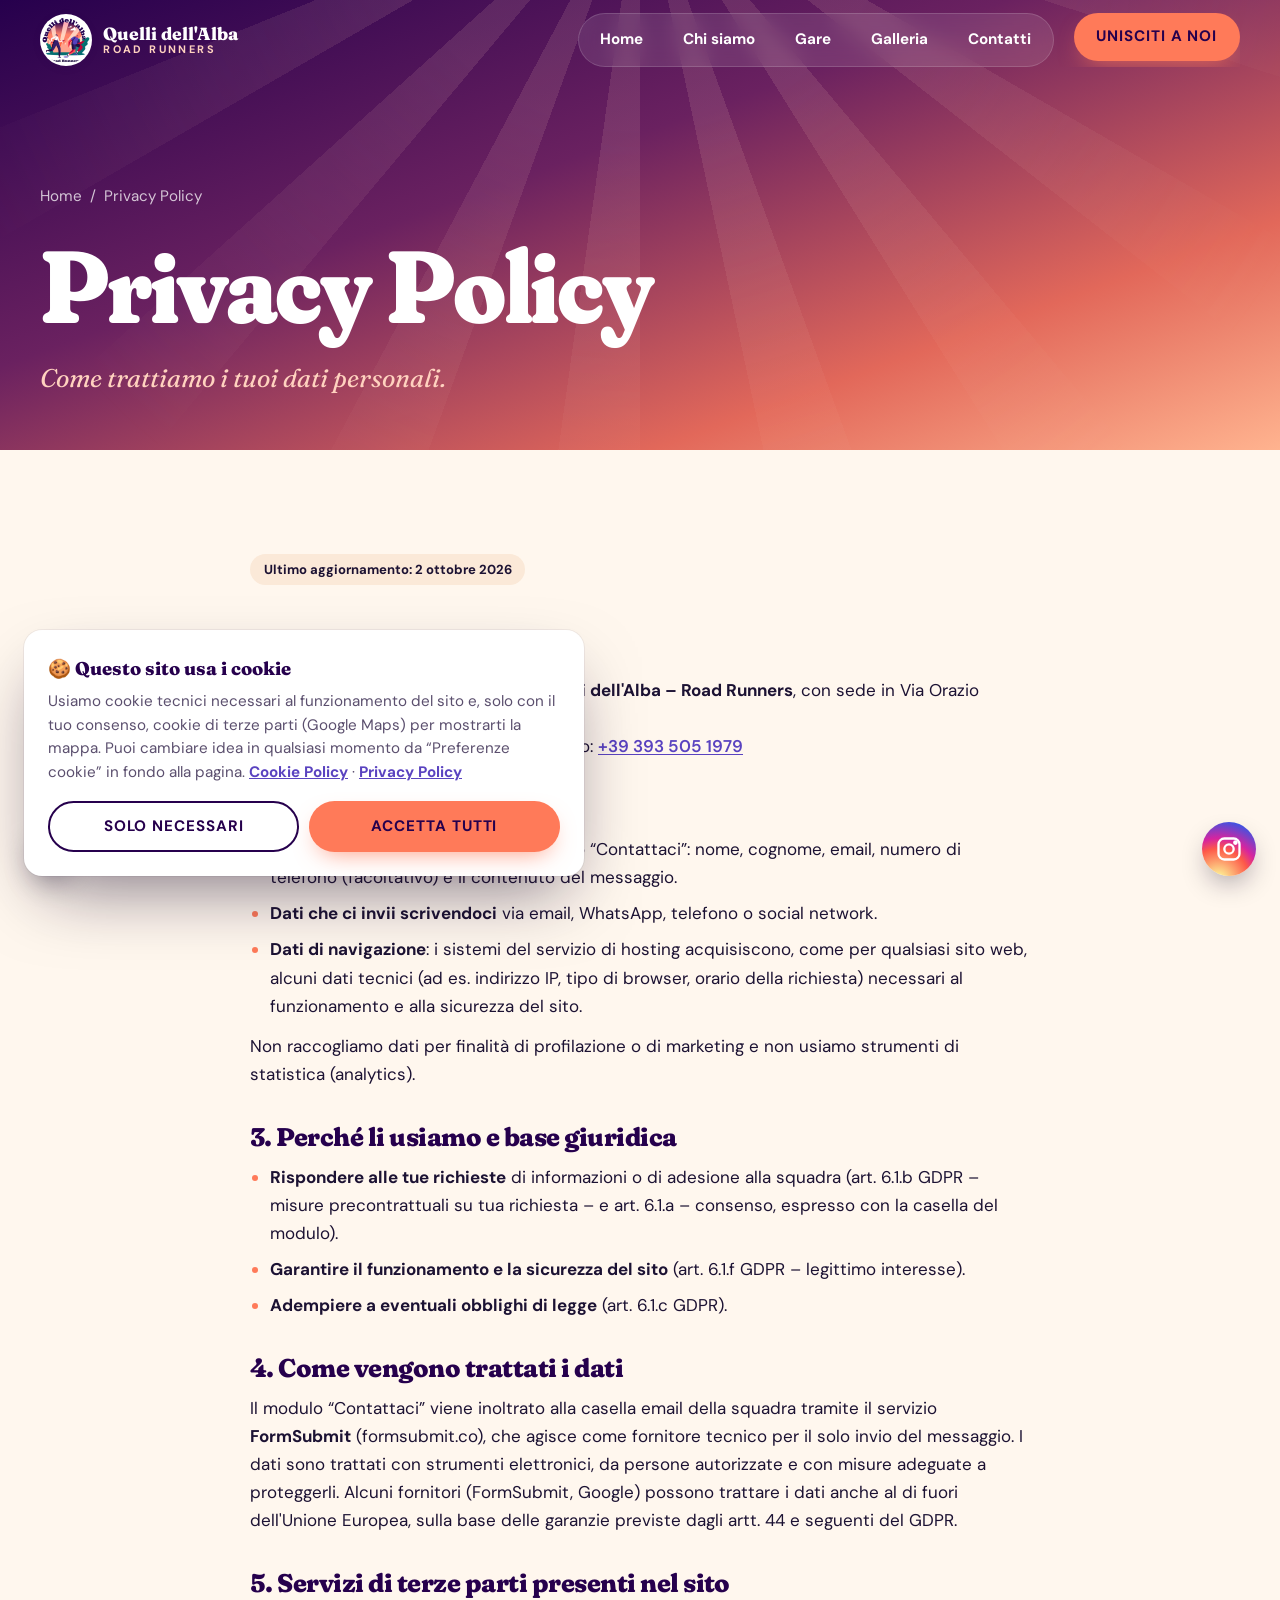
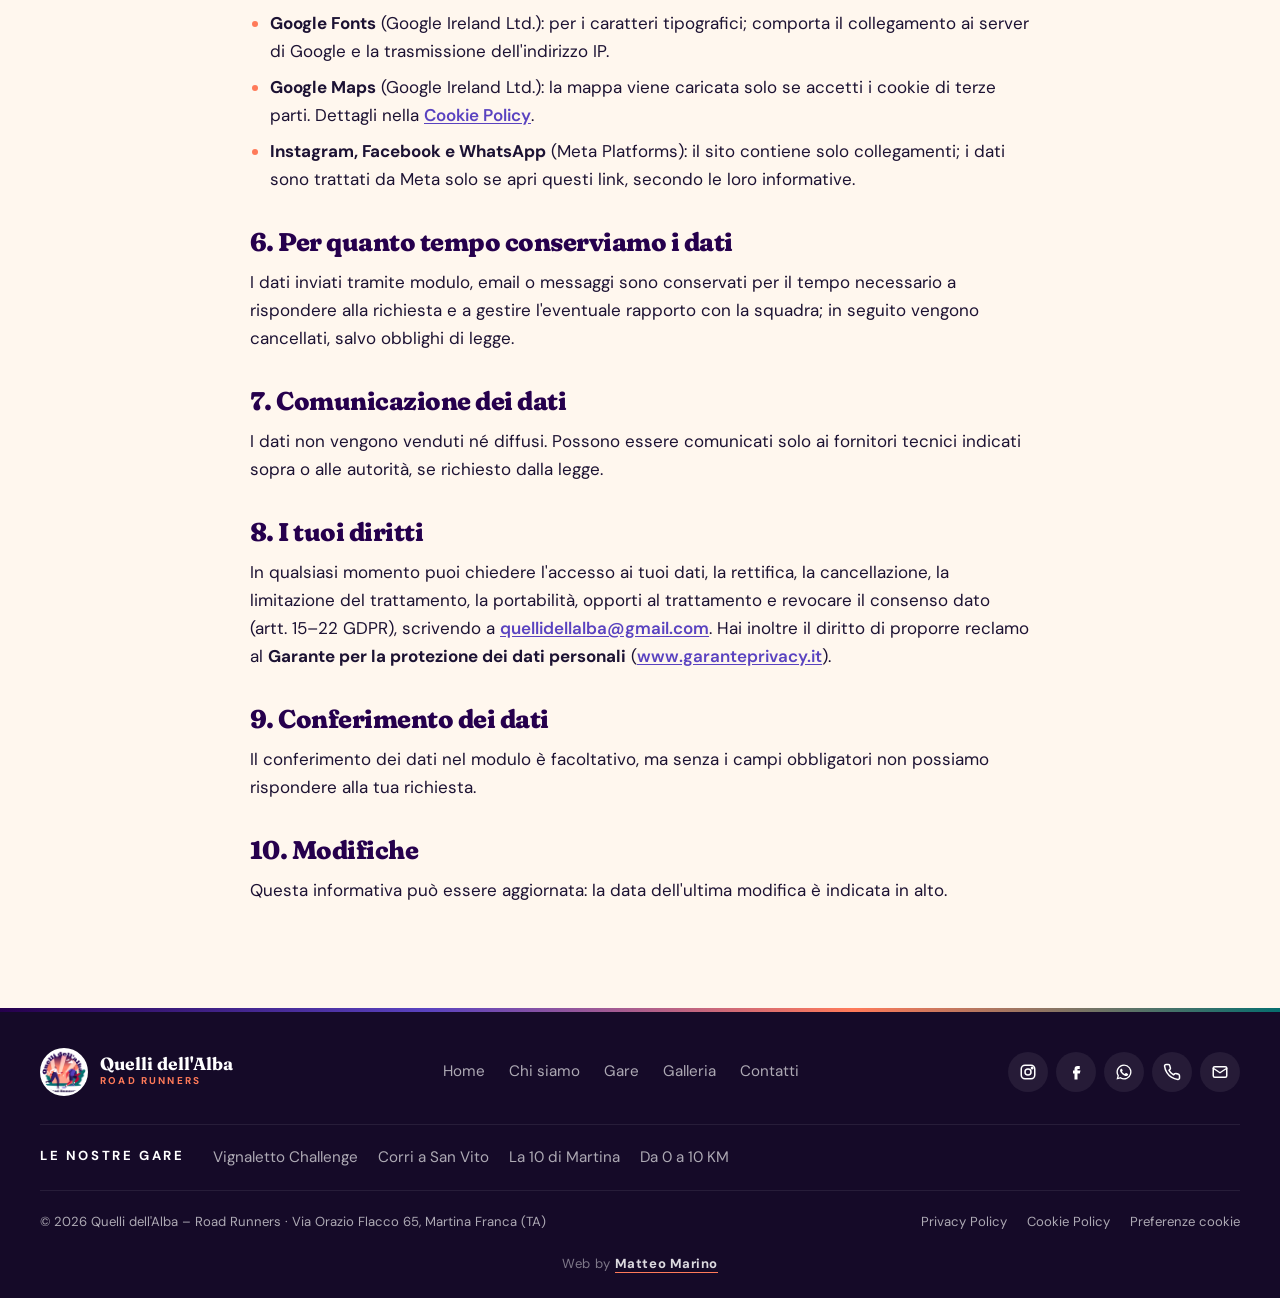
<file: privacy-policy.html>
<!DOCTYPE html>
<html lang="it">
<head>
    <meta charset="UTF-8">
    <meta name="viewport" content="width=device-width, initial-scale=1.0">

    <!-- ===================== SEO ===================== -->
    <title>Privacy Policy | Quelli dell'Alba – Road Runners</title>
    <meta name="description" content="Informativa privacy di Quelli dell'Alba – Road Runners (Martina Franca): quali dati raccogliamo, perché e come esercitare i tuoi diritti.">
    <meta name="robots" content="noindex, follow">
    <meta name="author" content="Quelli dell'Alba – Road Runners">
    <link rel="canonical" href="https://www.quellidellalba.it/privacy-policy.html">
    <link rel="alternate" hreflang="it" href="https://www.quellidellalba.it/privacy-policy.html">
    <link rel="alternate" hreflang="x-default" href="https://www.quellidellalba.it/privacy-policy.html">
    <meta name="theme-color" content="#26004d">
    <meta name="format-detection" content="telephone=no">
    <!-- Verifica proprietà (incollare il codice fornito e togliere il commento):
    <meta name="google-site-verification" content="CODICE-GOOGLE-SEARCH-CONSOLE">
    <meta name="msvalidate.01" content="CODICE-BING-WEBMASTER">
    -->

    <!-- Local SEO (geo) – Martina Franca (TA) -->
    <meta name="geo.region" content="IT-TA">
    <meta name="geo.placename" content="Martina Franca">
    <meta name="geo.position" content="40.7037;17.3442">
    <meta name="ICBM" content="40.7037, 17.3442">

    <!-- Open Graph (Facebook, WhatsApp, Instagram, LinkedIn) -->
    <meta property="og:type" content="website">
    <meta property="og:locale" content="it_IT">
    <meta property="og:site_name" content="Quelli dell'Alba – Road Runners">
    <meta property="og:title" content="Privacy Policy | Quelli dell'Alba – Road Runners">
    <meta property="og:description" content="Informativa privacy di Quelli dell'Alba – Road Runners (Martina Franca): quali dati raccogliamo, perché e come esercitare i tuoi diritti.">
    <meta property="og:url" content="https://www.quellidellalba.it/privacy-policy.html">
    <meta property="og:image" content="https://www.quellidellalba.it/immagini/og-image.jpg">
    <meta property="og:image:width" content="1200">
    <meta property="og:image:height" content="630">
    <meta property="og:image:alt" content="Runner in controluce all'alba sulla spiaggia con il logo di Quelli dell'Alba Road Runners">

    <!-- Twitter / X -->
    <meta name="twitter:card" content="summary_large_image">
    <meta name="twitter:title" content="Privacy Policy | Quelli dell'Alba – Road Runners">
    <meta name="twitter:description" content="Informativa privacy di Quelli dell'Alba – Road Runners (Martina Franca): quali dati raccogliamo, perché e come esercitare i tuoi diritti.">
    <meta name="twitter:image" content="https://www.quellidellalba.it/immagini/og-image.jpg">

    <!-- Icone e web app -->
    <link rel="icon" href="favicon.ico" sizes="48x48">
    <link rel="icon" type="image/png" sizes="192x192" href="immagini/icon-192.png">
    <link rel="apple-touch-icon" href="immagini/icon-192.png">
    <link rel="manifest" href="site.webmanifest">

    <!-- Dati strutturati Schema.org (Google, Bing e motori di risposta AI) -->
    <script type="application/ld+json">
    {
        "@context": "https://schema.org",
        "@graph": [
            {
                "@type": [
                    "SportsClub",
                    "SportsTeam"
                ],
                "@id": "https://www.quellidellalba.it/#organizzazione",
                "name": "Quelli dell'Alba – Road Runners",
                "alternateName": [
                    "Quelli dell'Alba",
                    "Quelli dell'Alba Road Runners",
                    "Q.A.R.R."
                ],
                "description": "Squadra di running di Martina Franca (TA), in Valle d'Itria: allenamenti di gruppo, gare su strada, la Vignaletto Challenge, Corri a San Vito, La 10 di Martina e il progetto Da 0 a 10 KM.",
                "sport": "Running",
                "url": "https://www.quellidellalba.it/",
                "logo": {
                    "@type": "ImageObject",
                    "url": "https://www.quellidellalba.it/immagini/logo.png",
                    "width": 900,
                    "height": 900
                },
                "image": "https://www.quellidellalba.it/immagini/og-image.jpg",
                "email": "quellidellalba@gmail.com",
                "telephone": "+393935051979",
                "address": {
                    "@type": "PostalAddress",
                    "streetAddress": "Via Orazio Flacco 65",
                    "postalCode": "74015",
                    "addressLocality": "Martina Franca",
                    "addressRegion": "TA",
                    "addressCountry": "IT"
                },
                "geo": {
                    "@type": "GeoCoordinates",
                    "latitude": 40.7037,
                    "longitude": 17.3442
                },
                "hasMap": "https://www.google.com/maps/search/?api=1&query=Via+Orazio+Flacco+65,+74015+Martina+Franca+TA",
                "areaServed": [
                    {
                        "@type": "City",
                        "name": "Martina Franca"
                    },
                    {
                        "@type": "Place",
                        "name": "Valle d'Itria"
                    },
                    {
                        "@type": "AdministrativeArea",
                        "name": "Puglia"
                    }
                ],
                "knowsAbout": [
                    "Running",
                    "Corsa su strada",
                    "Podismo",
                    "Allenamento di gruppo",
                    "Corsa per principianti"
                ],
                "contactPoint": {
                    "@type": "ContactPoint",
                    "contactType": "informazioni e iscrizioni",
                    "telephone": "+393935051979",
                    "email": "quellidellalba@gmail.com",
                    "availableLanguage": "Italian",
                    "areaServed": "IT"
                },
                "sponsor": [
                    {
                        "@type": "Organization",
                        "name": "Allianz – Passoforte Assicurazioni"
                    },
                    {
                        "@type": "Organization",
                        "name": "Domus Medica"
                    },
                    {
                        "@type": "Organization",
                        "name": "Dott. Paolo Solito – Biologo nutrizionista"
                    }
                ],
                "sameAs": [
                    "https://www.instagram.com/quelli_dell_alba/"
                ]
            },
            {
                "@type": "WebSite",
                "@id": "https://www.quellidellalba.it/#sito",
                "url": "https://www.quellidellalba.it/",
                "name": "Quelli dell'Alba – Road Runners",
                "inLanguage": "it-IT",
                "publisher": {
                    "@id": "https://www.quellidellalba.it/#organizzazione"
                }
            },
            {
                "@type": "WebPage",
                "@id": "https://www.quellidellalba.it/privacy-policy.html#pagina",
                "url": "https://www.quellidellalba.it/privacy-policy.html",
                "name": "Privacy Policy | Quelli dell'Alba – Road Runners",
                "description": "Informativa privacy di Quelli dell'Alba – Road Runners (Martina Franca): quali dati raccogliamo, perché e come esercitare i tuoi diritti.",
                "inLanguage": "it-IT",
                "isPartOf": {
                    "@id": "https://www.quellidellalba.it/#sito"
                },
                "about": {
                    "@id": "https://www.quellidellalba.it/#organizzazione"
                },
                "primaryImageOfPage": {
                    "@type": "ImageObject",
                    "url": "https://www.quellidellalba.it/immagini/og-image.jpg"
                },
                "breadcrumb": {
                    "@type": "BreadcrumbList",
                    "itemListElement": [
                        {
                            "@type": "ListItem",
                            "position": 1,
                            "name": "Home",
                            "item": "https://www.quellidellalba.it/"
                        },
                        {
                            "@type": "ListItem",
                            "position": 2,
                            "name": "Privacy Policy",
                            "item": "https://www.quellidellalba.it/privacy-policy.html"
                        }
                    ]
                }
            }
        ]
    }
    </script>

    <!-- Google Fonts -->
    <link rel="preconnect" href="https://fonts.googleapis.com">
    <link rel="preconnect" href="https://fonts.gstatic.com" crossorigin>
    <link href="https://fonts.googleapis.com/css2?family=DM+Sans:ital,opsz,wght@0,9..40,400..900;1,9..40,400..900&family=Fraunces:ital,opsz,wght,SOFT,WONK@0,9..144,600..900,0..100,0..1;1,9..144,600..900,0..100,0..1&display=swap" rel="stylesheet">

    <link rel="stylesheet" href="style.css?v=22">

    <script>document.documentElement.classList.add('js');</script>
    <script src="script.js?v=22" defer></script>
</head>
<body class="page-legal">

    <a class="skip-link" href="#main">Vai al contenuto</a>

    <!-- ===================== HEADER / NAVBAR ===================== -->
    <header class="site-header" id="site-header">
        <nav class="nav container" aria-label="Navigazione principale">
            <a class="nav__brand" href="index.html" aria-label="Quelli dell'Alba – Road Runners, torna alla home">
                <img class="nav__logo" src="immagini/logo-small.png" alt="" width="52" height="52">
                <span class="nav__name">
                    Quelli dell'Alba
                    <small>Road Runners</small>
                </span>
            </a>

            <button class="nav__toggle" type="button" aria-expanded="false" aria-controls="nav-menu" aria-label="Apri il menu">
                <span class="nav__toggle-bars" aria-hidden="true"><span></span><span></span><span></span></span>
            </button>

            <div class="nav__menu" id="nav-menu">
                <ul class="nav__list">
                    <li><a class="nav__link" href="index.html">Home</a></li>
                    <li><a class="nav__link" href="index.html#chi-siamo">Chi siamo</a></li>
                    <li><a class="nav__link" href="index.html#vignaletto">Gare</a></li>
                    <li><a class="nav__link" href="galleria.html">Galleria</a></li>
                    <li><a class="nav__link" href="index.html#contact-info">Contatti</a></li>
                </ul>
                <a class="btn btn--primary nav__cta" href="index.html#contact-form">Unisciti a noi</a>
                <div class="nav__extra">
                    <span>Contattaci</span>
                    <a href="https://www.instagram.com/quelli_dell_alba/" target="_blank" rel="noopener" aria-label="Instagram"><svg viewBox="0 0 24 24" fill="none" stroke="currentColor" stroke-width="2" aria-hidden="true"><rect x="3" y="3" width="18" height="18" rx="5"/><circle cx="12" cy="12" r="4"/><circle cx="17.5" cy="6.5" r="1" fill="currentColor"/></svg></a>
                    <a href="https://wa.me/393935051979" target="_blank" rel="noopener" aria-label="WhatsApp"><svg viewBox="0 0 24 24" fill="currentColor" aria-hidden="true"><path d="M12 2a10 10 0 00-8.6 15.1L2 22l5-1.3A10 10 0 1012 2zm0 18.2a8.2 8.2 0 01-4.2-1.2l-.3-.2-3 .8.8-2.9-.2-.3A8.2 8.2 0 1112 20.2zm4.5-6.1c-.2-.1-1.5-.7-1.7-.8s-.4-.1-.6.1-.7.8-.8 1-.3.2-.5.1a6.7 6.7 0 01-2-1.2 7.4 7.4 0 01-1.4-1.7c-.1-.2 0-.4.1-.5l.4-.4.2-.4v-.4l-.8-1.9c-.2-.5-.4-.4-.6-.4h-.5a1 1 0 00-.7.3 3 3 0 00-.9 2.2 5.2 5.2 0 001.1 2.7 11.8 11.8 0 004.5 4c.6.3 1.1.4 1.5.5a3.6 3.6 0 001.7.1 2.8 2.8 0 001.8-1.3 2.3 2.3 0 00.2-1.3c-.1-.1-.3-.2-.5-.3z"/></svg></a>
                    <a href="tel:+393935051979" aria-label="Telefono"><svg viewBox="0 0 24 24" fill="none" stroke="currentColor" stroke-width="2" stroke-linecap="round" stroke-linejoin="round" aria-hidden="true"><path d="M22 16.9v3a2 2 0 01-2.2 2 19.8 19.8 0 01-8.6-3.1 19.5 19.5 0 01-6-6A19.8 19.8 0 012.1 4.2 2 2 0 014.1 2h3a2 2 0 012 1.7c.1.9.4 1.8.7 2.7a2 2 0 01-.5 2.1L8 9.8a16 16 0 006 6l1.3-1.3a2 2 0 012.1-.4c.9.3 1.8.6 2.7.7a2 2 0 011.7 2z"/></svg></a>
                    <a href="mailto:quellidellalba@gmail.com" aria-label="Email"><svg viewBox="0 0 24 24" fill="none" stroke="currentColor" stroke-width="2" stroke-linecap="round" stroke-linejoin="round" aria-hidden="true"><rect x="3" y="5" width="18" height="14" rx="2"/><path d="M3 7l9 6 9-6"/></svg></a>
                </div>
            </div>
        </nav>
    </header>

    <main id="main">

        <section class="gallery-hero legal-hero" aria-labelledby="legal-title">
            <div class="container">
                <nav class="breadcrumb" aria-label="Percorso">
                    <a href="index.html">Home</a><span aria-hidden="true">/</span><span aria-current="page">Privacy Policy</span>
                </nav>
                <h1 id="legal-title">Privacy Policy</h1>
                <p>Come trattiamo i tuoi dati personali.</p>
            </div>
        </section>

        <section class="section legal">
            <div class="container legal__content">
                <p class="legal__updated">Ultimo aggiornamento: 2 ottobre 2026</p>
                <!-- Testo predisposto sulla base del GDPR (Reg. UE 2016/679). Si consiglia una verifica
                     da parte di un consulente privacy prima della pubblicazione definitiva. -->

                <h2>1. Titolare del trattamento</h2>
                <p>
                    Il titolare del trattamento dei dati è <strong>Quelli dell'Alba – Road Runners</strong>,
                    con sede in Via Orazio Flacco 65, 74015 Martina Franca (TA).<br>
                    Email: <a href="mailto:quellidellalba@gmail.com">quellidellalba@gmail.com</a> ·
                    Telefono: <a href="tel:+393935051979">+39 393 505 1979</a>
                </p>

                <h2>2. Quali dati raccogliamo</h2>
                <ul>
                    <li><strong>Dati che ci fornisci tu</strong> tramite il modulo “Contattaci”: nome, cognome, email, numero di telefono (facoltativo) e il contenuto del messaggio.</li>
                    <li><strong>Dati che ci invii scrivendoci</strong> via email, WhatsApp, telefono o social network.</li>
                    <li><strong>Dati di navigazione</strong>: i sistemi del servizio di hosting acquisiscono, come per qualsiasi sito web, alcuni dati tecnici (ad es. indirizzo IP, tipo di browser, orario della richiesta) necessari al funzionamento e alla sicurezza del sito.</li>
                </ul>
                <p>Non raccogliamo dati per finalità di profilazione o di marketing e non usiamo strumenti di statistica (analytics).</p>

                <h2>3. Perché li usiamo e base giuridica</h2>
                <ul>
                    <li><strong>Rispondere alle tue richieste</strong> di informazioni o di adesione alla squadra (art. 6.1.b GDPR – misure precontrattuali su tua richiesta – e art. 6.1.a – consenso, espresso con la casella del modulo).</li>
                    <li><strong>Garantire il funzionamento e la sicurezza del sito</strong> (art. 6.1.f GDPR – legittimo interesse).</li>
                    <li><strong>Adempiere a eventuali obblighi di legge</strong> (art. 6.1.c GDPR).</li>
                </ul>

                <h2>4. Come vengono trattati i dati</h2>
                <p>
                    Il modulo “Contattaci” viene inoltrato alla casella email della squadra tramite il servizio
                    <strong>FormSubmit</strong> (formsubmit.co), che agisce come fornitore tecnico per il solo invio del messaggio.
                    I dati sono trattati con strumenti elettronici, da persone autorizzate e con misure adeguate a proteggerli.
                    Alcuni fornitori (FormSubmit, Google) possono trattare i dati anche al di fuori dell'Unione Europea,
                    sulla base delle garanzie previste dagli artt. 44 e seguenti del GDPR.
                </p>

                <h2>5. Servizi di terze parti presenti nel sito</h2>
                <ul>
                    <li><strong>Google Fonts</strong> (Google Ireland Ltd.): per i caratteri tipografici; comporta il collegamento ai server di Google e la trasmissione dell'indirizzo IP.</li>
                    <li><strong>Google Maps</strong> (Google Ireland Ltd.): la mappa viene caricata solo se accetti i cookie di terze parti. Dettagli nella <a href="cookie-policy.html">Cookie Policy</a>.</li>
                    <li><strong>Instagram, Facebook e WhatsApp</strong> (Meta Platforms): il sito contiene solo collegamenti; i dati sono trattati da Meta solo se apri questi link, secondo le loro informative.</li>
                </ul>

                <h2>6. Per quanto tempo conserviamo i dati</h2>
                <p>
                    I dati inviati tramite modulo, email o messaggi sono conservati per il tempo necessario a rispondere
                    alla richiesta e a gestire l'eventuale rapporto con la squadra; in seguito vengono cancellati,
                    salvo obblighi di legge.
                </p>

                <h2>7. Comunicazione dei dati</h2>
                <p>I dati non vengono venduti né diffusi. Possono essere comunicati solo ai fornitori tecnici indicati sopra o alle autorità, se richiesto dalla legge.</p>

                <h2>8. I tuoi diritti</h2>
                <p>
                    In qualsiasi momento puoi chiedere l'accesso ai tuoi dati, la rettifica, la cancellazione, la limitazione
                    del trattamento, la portabilità, opporti al trattamento e revocare il consenso dato (artt. 15–22 GDPR),
                    scrivendo a <a href="mailto:quellidellalba@gmail.com">quellidellalba@gmail.com</a>.
                    Hai inoltre il diritto di proporre reclamo al <strong>Garante per la protezione dei dati personali</strong>
                    (<a href="https://www.garanteprivacy.it" target="_blank" rel="noopener">www.garanteprivacy.it</a>).
                </p>

                <h2>9. Conferimento dei dati</h2>
                <p>Il conferimento dei dati nel modulo è facoltativo, ma senza i campi obbligatori non possiamo rispondere alla tua richiesta.</p>

                <h2>10. Modifiche</h2>
                <p>Questa informativa può essere aggiornata: la data dell'ultima modifica è indicata in alto.</p>
            </div>
        </section>

    </main>

    <!-- ===================== FOOTER ===================== -->
    <footer class="site-footer">
        <div class="container footer__top">
            <a class="footer__brand" href="index.html" aria-label="Quelli dell'Alba – Road Runners, home">
                <img src="immagini/logo-small.png" alt="" width="48" height="48" loading="lazy">
                <span>
                    <strong>Quelli dell'Alba</strong>
                    <small>ROAD RUNNERS</small>
                </span>
            </a>

            <nav class="footer__nav" aria-label="Link rapidi">
                <ul>
                    <li><a href="index.html">Home</a></li>
                    <li><a href="index.html#chi-siamo">Chi siamo</a></li>
                    <li><a href="index.html#vignaletto">Gare</a></li>
                    <li><a href="galleria.html">Galleria</a></li>
                    <li><a href="index.html#contact-info">Contatti</a></li>
                </ul>
            </nav>

            <div class="footer__social">
                <a href="https://www.instagram.com/quelli_dell_alba/" target="_blank" rel="noopener" aria-label="Instagram"><svg viewBox="0 0 24 24" fill="none" stroke="currentColor" stroke-width="2" aria-hidden="true"><rect x="3" y="3" width="18" height="18" rx="5"/><circle cx="12" cy="12" r="4"/><circle cx="17.5" cy="6.5" r="1" fill="currentColor"/></svg></a>
                <!-- [INSERIRE URL FACEBOOK] al posto di # -->
                <a href="#" target="_blank" rel="noopener" aria-label="Facebook"><svg viewBox="0 0 24 24" fill="currentColor" aria-hidden="true"><path d="M14 8h3V4h-3a4 4 0 00-4 4v2H8v4h2v8h4v-8h3l1-4h-4V8z"/></svg></a>
                <a href="https://wa.me/393935051979" target="_blank" rel="noopener" aria-label="WhatsApp"><svg viewBox="0 0 24 24" fill="currentColor" aria-hidden="true"><path d="M12 2a10 10 0 00-8.6 15.1L2 22l5-1.3A10 10 0 1012 2zm0 18.2a8.2 8.2 0 01-4.2-1.2l-.3-.2-3 .8.8-2.9-.2-.3A8.2 8.2 0 1112 20.2zm4.5-6.1c-.2-.1-1.5-.7-1.7-.8s-.4-.1-.6.1-.7.8-.8 1-.3.2-.5.1a6.7 6.7 0 01-2-1.2 7.4 7.4 0 01-1.4-1.7c-.1-.2 0-.4.1-.5l.4-.4.2-.4v-.4l-.8-1.9c-.2-.5-.4-.4-.6-.4h-.5a1 1 0 00-.7.3 3 3 0 00-.9 2.2 5.2 5.2 0 001.1 2.7 11.8 11.8 0 004.5 4c.6.3 1.1.4 1.5.5a3.6 3.6 0 001.7.1 2.8 2.8 0 001.8-1.3 2.3 2.3 0 00.2-1.3c-.1-.1-.3-.2-.5-.3z"/></svg></a>
                <a href="tel:+393935051979" aria-label="Telefono +39 393 505 1979"><svg viewBox="0 0 24 24" fill="none" stroke="currentColor" stroke-width="2" stroke-linecap="round" stroke-linejoin="round" aria-hidden="true"><path d="M22 16.9v3a2 2 0 01-2.2 2 19.8 19.8 0 01-8.6-3.1 19.5 19.5 0 01-6-6A19.8 19.8 0 012.1 4.2 2 2 0 014.1 2h3a2 2 0 012 1.7c.1.9.4 1.8.7 2.7a2 2 0 01-.5 2.1L8 9.8a16 16 0 006 6l1.3-1.3a2 2 0 012.1-.4c.9.3 1.8.6 2.7.7a2 2 0 011.7 2z"/></svg></a>
                <a href="mailto:quellidellalba@gmail.com" aria-label="Email quellidellalba@gmail.com"><svg viewBox="0 0 24 24" fill="none" stroke="currentColor" stroke-width="2" stroke-linecap="round" stroke-linejoin="round" aria-hidden="true"><rect x="3" y="5" width="18" height="14" rx="2"/><path d="M3 7l9 6 9-6"/></svg></a>
            </div>
        </div>

        <nav class="container footer__races" aria-label="Le nostre gare">
            <span>Le nostre gare</span>
            <a href="vignaletto-challenge.html">Vignaletto Challenge</a>
            <a href="corri-a-san-vito.html">Corri a San Vito</a>
            <a href="la-10-di-martina.html">La 10 di Martina</a>
            <a href="da-0-a-10-km.html">Da 0 a 10 KM</a>
        </nav>

        <div class="container footer__bottom">
            <p>© <span data-year>2026</span> Quelli dell'Alba – Road Runners · Via Orazio Flacco 65, Martina Franca (TA)</p>
            <div class="footer__legal">
                <a href="privacy-policy.html" aria-current="page">Privacy Policy</a>
                <a href="cookie-policy.html">Cookie Policy</a>
                <button type="button" data-cookie-settings>Preferenze cookie</button>
            </div>
        </div>

        <p class="footer__credit">
            Web by <a href="https://www.instagram.com/_matteomarino/" target="_blank" rel="noopener" aria-label="Matteo Marino su Instagram (@_matteomarino)">Matteo Marino</a>
        </p>
    </footer>


    <!-- Pulsanti fissi: WhatsApp (sinistra) e Instagram (destra) -->
    <a class="float-btn float-btn--whatsapp" href="https://wa.me/393935051979" target="_blank" rel="noopener" aria-label="Scrivici su WhatsApp">
        <svg viewBox="0 0 24 24" fill="currentColor" aria-hidden="true"><path d="M12 2a10 10 0 00-8.6 15.1L2 22l5-1.3A10 10 0 1012 2zm0 18.2a8.2 8.2 0 01-4.2-1.2l-.3-.2-3 .8.8-2.9-.2-.3A8.2 8.2 0 1112 20.2zm4.5-6.1c-.2-.1-1.5-.7-1.7-.8s-.4-.1-.6.1-.7.8-.8 1-.3.2-.5.1a6.7 6.7 0 01-2-1.2 7.4 7.4 0 01-1.4-1.7c-.1-.2 0-.4.1-.5l.4-.4.2-.4v-.4l-.8-1.9c-.2-.5-.4-.4-.6-.4h-.5a1 1 0 00-.7.3 3 3 0 00-.9 2.2 5.2 5.2 0 001.1 2.7 11.8 11.8 0 004.5 4c.6.3 1.1.4 1.5.5a3.6 3.6 0 001.7.1 2.8 2.8 0 001.8-1.3 2.3 2.3 0 00.2-1.3c-.1-.1-.3-.2-.5-.3z"/></svg>
    </a>
    <a class="float-btn float-btn--instagram" href="https://www.instagram.com/quelli_dell_alba/" target="_blank" rel="noopener" aria-label="Seguici su Instagram">
        <svg viewBox="0 0 24 24" fill="none" stroke="currentColor" stroke-width="2" aria-hidden="true"><rect x="3" y="3" width="18" height="18" rx="5"/><circle cx="12" cy="12" r="4"/><circle cx="17.5" cy="6.5" r="1" fill="currentColor"/></svg>
    </a>

    <a class="back-to-top" href="#main" aria-label="Torna su">
        <svg viewBox="0 0 24 24" fill="none" stroke="currentColor" stroke-width="2.5" stroke-linecap="round" stroke-linejoin="round" aria-hidden="true"><path d="M12 19V5M5 12l7-7 7 7"/></svg>
    </a>

</body>
</html>
</file>
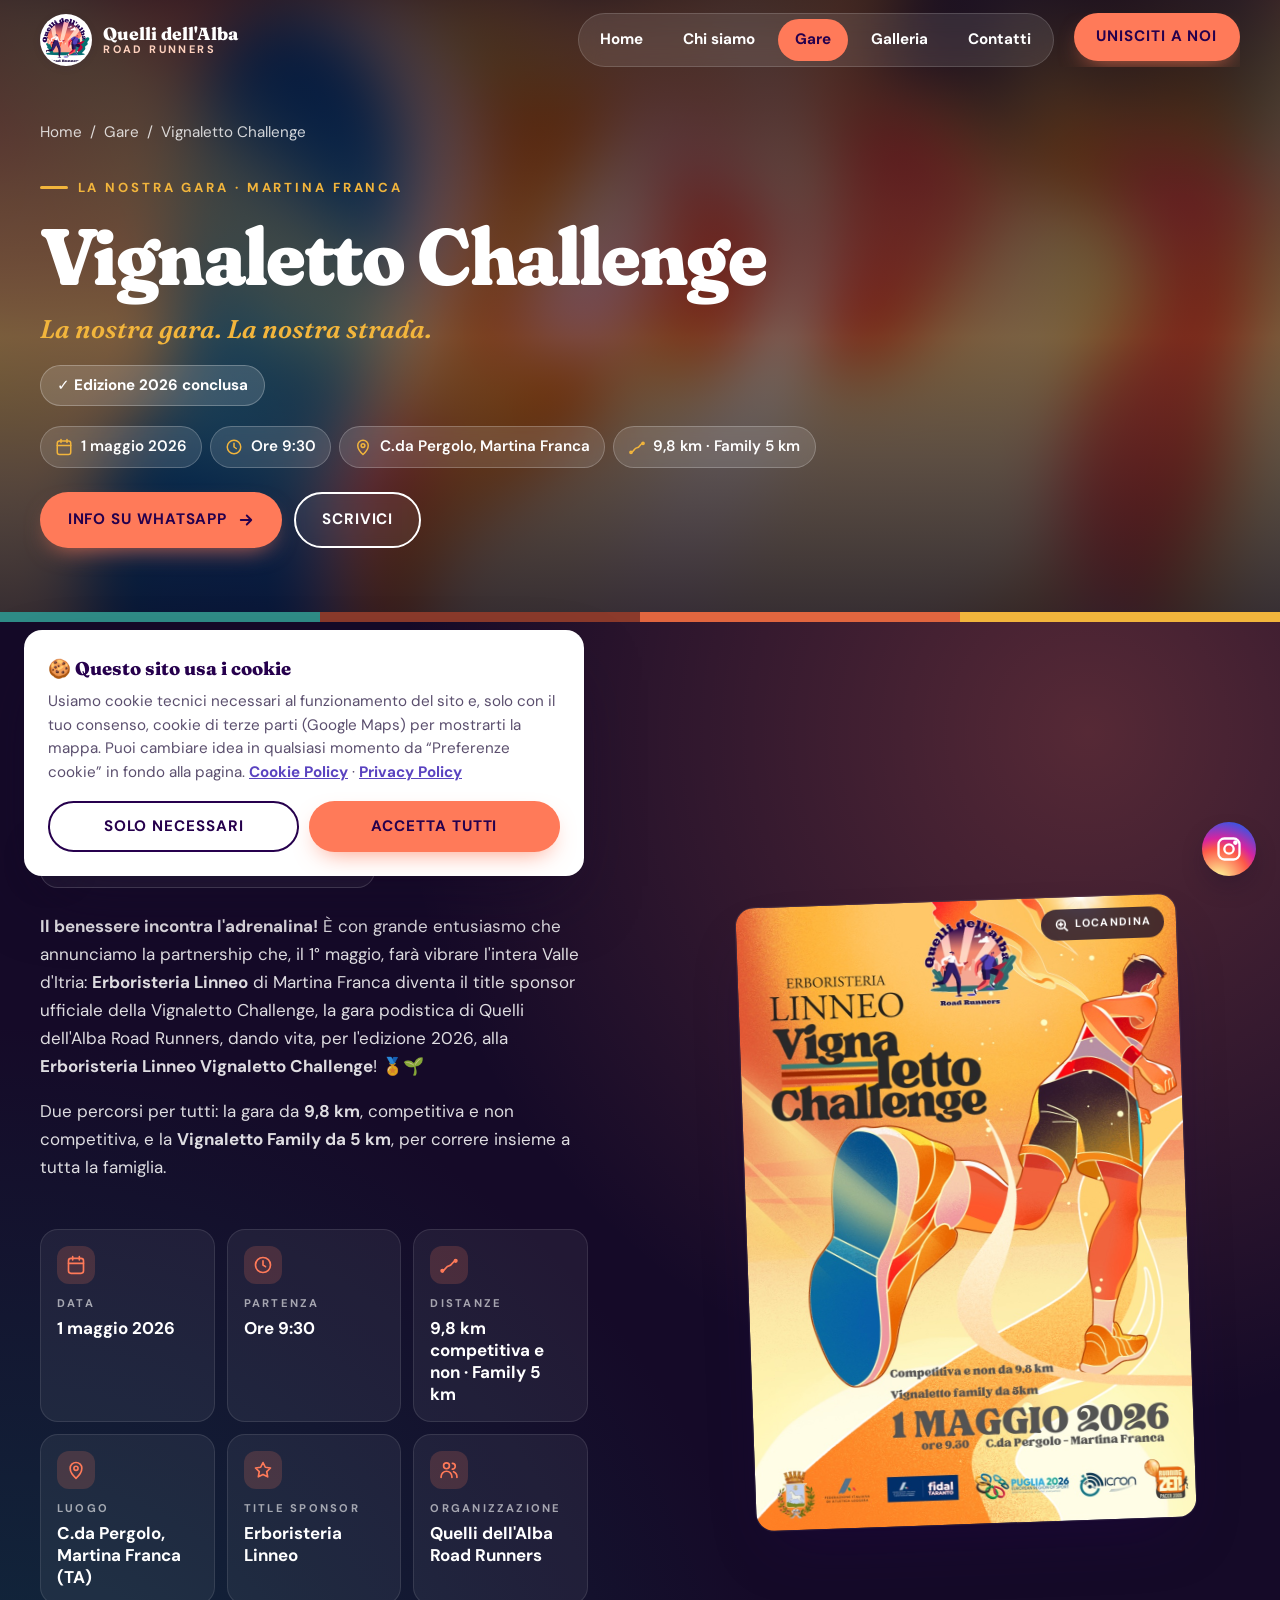
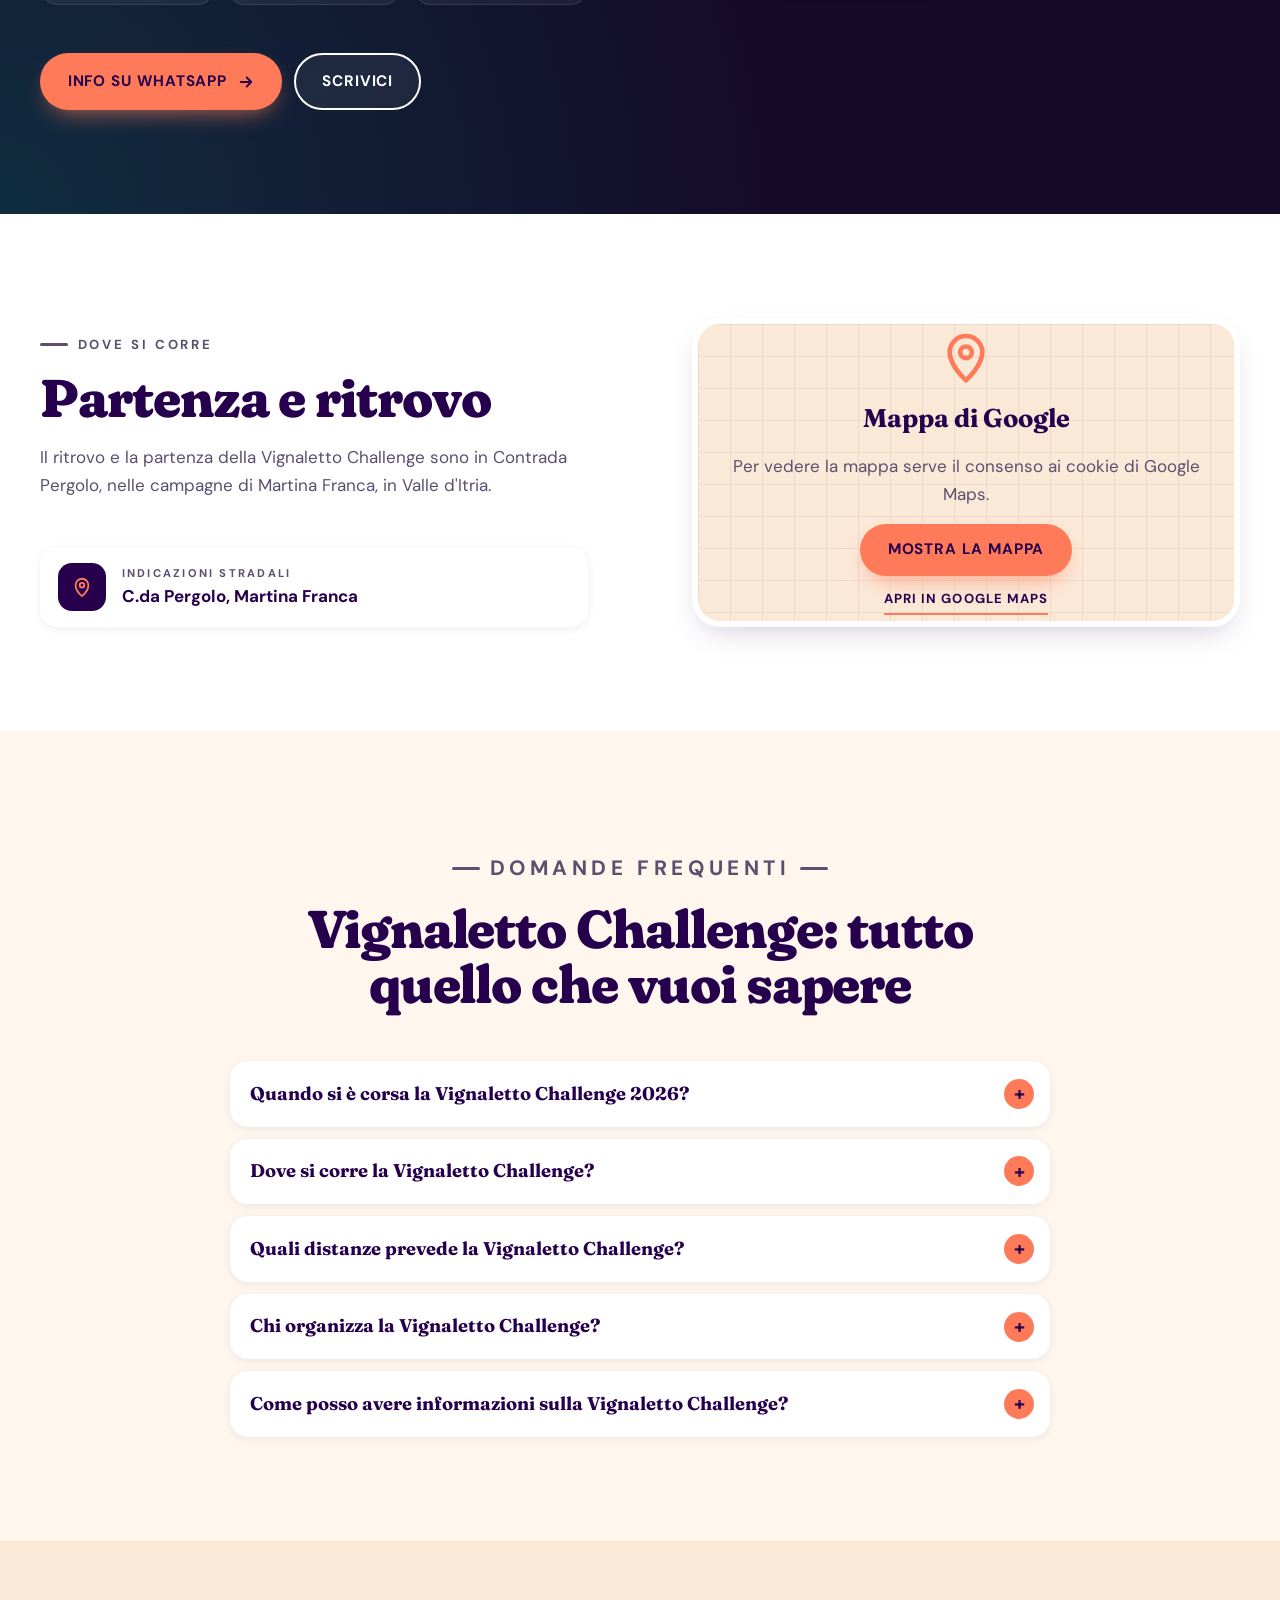
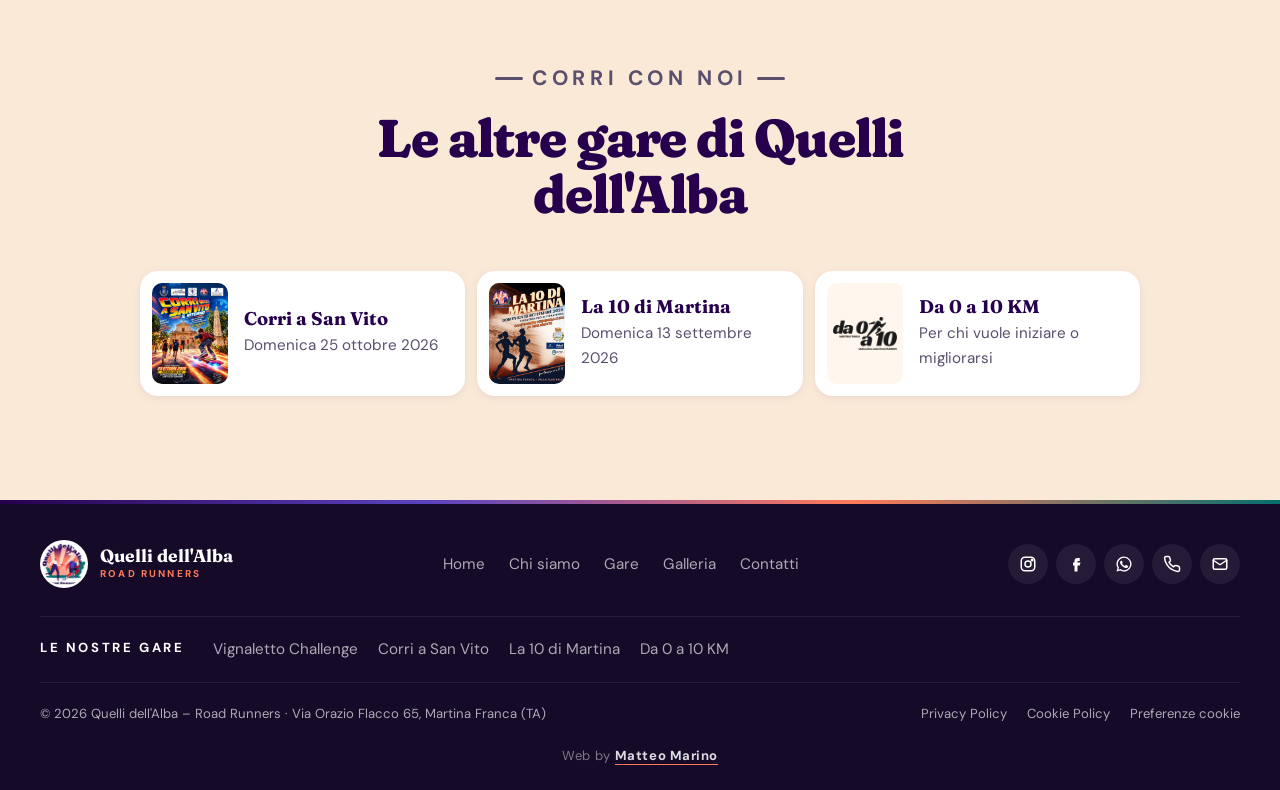
<file: vignaletto-challenge.html>
<!DOCTYPE html>
<html lang="it">
<head>
    <meta charset="UTF-8">
    <meta name="viewport" content="width=device-width, initial-scale=1.0">

    <!-- ===================== SEO ===================== -->
    <title>Vignaletto Challenge – Gara podistica a Martina Franca</title>
    <meta name="description" content="Vignaletto Challenge, la gara podistica di Quelli dell'Alba Road Runners a Martina Franca: 9,8 km competitiva e non competitiva e Vignaletto Family da 5 km.">
    <meta name="robots" content="index, follow, max-image-preview:large, max-snippet:-1">
    <meta name="author" content="Quelli dell'Alba – Road Runners">
    <link rel="canonical" href="https://www.quellidellalba.it/vignaletto-challenge.html">
    <link rel="alternate" hreflang="it" href="https://www.quellidellalba.it/vignaletto-challenge.html">
    <link rel="alternate" hreflang="x-default" href="https://www.quellidellalba.it/vignaletto-challenge.html">
    <meta name="theme-color" content="#26004d">
    <meta name="format-detection" content="telephone=no">
    <!-- Verifica proprietà (incollare il codice fornito e togliere il commento):
    <meta name="google-site-verification" content="CODICE-GOOGLE-SEARCH-CONSOLE">
    <meta name="msvalidate.01" content="CODICE-BING-WEBMASTER">
    -->

    <!-- Local SEO (geo) – Martina Franca (TA) -->
    <meta name="geo.region" content="IT-TA">
    <meta name="geo.placename" content="Martina Franca">
    <meta name="geo.position" content="40.7037;17.3442">
    <meta name="ICBM" content="40.7037, 17.3442">

    <!-- Open Graph (Facebook, WhatsApp, Instagram, LinkedIn) -->
    <meta property="og:type" content="website">
    <meta property="og:locale" content="it_IT">
    <meta property="og:site_name" content="Quelli dell'Alba – Road Runners">
    <meta property="og:title" content="Vignaletto Challenge – Gara podistica a Martina Franca">
    <meta property="og:description" content="Vignaletto Challenge, la gara podistica di Quelli dell'Alba Road Runners a Martina Franca: 9,8 km competitiva e non competitiva e Vignaletto Family da 5 km.">
    <meta property="og:url" content="https://www.quellidellalba.it/vignaletto-challenge.html">
    <meta property="og:image" content="https://www.quellidellalba.it/immagini/gare/og-vignaletto-challenge.jpg">
    <meta property="og:image:width" content="1200">
    <meta property="og:image:height" content="630">
    <meta property="og:image:alt" content="Locandina Erboristeria Linneo Vignaletto Challenge 2026">

    <!-- Twitter / X -->
    <meta name="twitter:card" content="summary_large_image">
    <meta name="twitter:title" content="Vignaletto Challenge – Gara podistica a Martina Franca">
    <meta name="twitter:description" content="Vignaletto Challenge, la gara podistica di Quelli dell'Alba Road Runners a Martina Franca: 9,8 km competitiva e non competitiva e Vignaletto Family da 5 km.">
    <meta name="twitter:image" content="https://www.quellidellalba.it/immagini/gare/og-vignaletto-challenge.jpg">

    <!-- Icone e web app -->
    <link rel="icon" href="favicon.ico" sizes="48x48">
    <link rel="icon" type="image/png" sizes="192x192" href="immagini/icon-192.png">
    <link rel="apple-touch-icon" href="immagini/icon-192.png">
    <link rel="manifest" href="site.webmanifest">

    <!-- Dati strutturati Schema.org (Google, Bing e motori di risposta AI) -->
    <script type="application/ld+json">
    {
        "@context": "https://schema.org",
        "@graph": [
            {
                "@type": [
                    "SportsClub",
                    "SportsTeam"
                ],
                "@id": "https://www.quellidellalba.it/#organizzazione",
                "name": "Quelli dell'Alba – Road Runners",
                "alternateName": [
                    "Quelli dell'Alba",
                    "Quelli dell'Alba Road Runners",
                    "Q.A.R.R."
                ],
                "description": "Squadra di running di Martina Franca (TA), in Valle d'Itria: allenamenti di gruppo, gare su strada, la Vignaletto Challenge, Corri a San Vito, La 10 di Martina e il progetto Da 0 a 10 KM.",
                "sport": "Running",
                "url": "https://www.quellidellalba.it/",
                "logo": {
                    "@type": "ImageObject",
                    "url": "https://www.quellidellalba.it/immagini/logo.png",
                    "width": 900,
                    "height": 900
                },
                "image": "https://www.quellidellalba.it/immagini/og-image.jpg",
                "email": "quellidellalba@gmail.com",
                "telephone": "+393935051979",
                "address": {
                    "@type": "PostalAddress",
                    "streetAddress": "Via Orazio Flacco 65",
                    "postalCode": "74015",
                    "addressLocality": "Martina Franca",
                    "addressRegion": "TA",
                    "addressCountry": "IT"
                },
                "geo": {
                    "@type": "GeoCoordinates",
                    "latitude": 40.7037,
                    "longitude": 17.3442
                },
                "hasMap": "https://www.google.com/maps/search/?api=1&query=Via+Orazio+Flacco+65,+74015+Martina+Franca+TA",
                "areaServed": [
                    {
                        "@type": "City",
                        "name": "Martina Franca"
                    },
                    {
                        "@type": "Place",
                        "name": "Valle d'Itria"
                    },
                    {
                        "@type": "AdministrativeArea",
                        "name": "Puglia"
                    }
                ],
                "knowsAbout": [
                    "Running",
                    "Corsa su strada",
                    "Podismo",
                    "Allenamento di gruppo",
                    "Corsa per principianti"
                ],
                "contactPoint": {
                    "@type": "ContactPoint",
                    "contactType": "informazioni e iscrizioni",
                    "telephone": "+393935051979",
                    "email": "quellidellalba@gmail.com",
                    "availableLanguage": "Italian",
                    "areaServed": "IT"
                },
                "sponsor": [
                    {
                        "@type": "Organization",
                        "name": "Allianz – Passoforte Assicurazioni"
                    },
                    {
                        "@type": "Organization",
                        "name": "Domus Medica"
                    },
                    {
                        "@type": "Organization",
                        "name": "Dott. Paolo Solito – Biologo nutrizionista"
                    }
                ],
                "sameAs": [
                    "https://www.instagram.com/quelli_dell_alba/"
                ]
            },
            {
                "@type": "WebSite",
                "@id": "https://www.quellidellalba.it/#sito",
                "url": "https://www.quellidellalba.it/",
                "name": "Quelli dell'Alba – Road Runners",
                "inLanguage": "it-IT",
                "publisher": {
                    "@id": "https://www.quellidellalba.it/#organizzazione"
                }
            },
            {
                "@type": "WebPage",
                "@id": "https://www.quellidellalba.it/vignaletto-challenge.html#pagina",
                "url": "https://www.quellidellalba.it/vignaletto-challenge.html",
                "name": "Vignaletto Challenge – Gara podistica a Martina Franca",
                "description": "Vignaletto Challenge, la gara podistica di Quelli dell'Alba Road Runners a Martina Franca: 9,8 km competitiva e non competitiva e Vignaletto Family da 5 km.",
                "inLanguage": "it-IT",
                "isPartOf": {
                    "@id": "https://www.quellidellalba.it/#sito"
                },
                "about": {
                    "@id": "https://www.quellidellalba.it/#organizzazione"
                },
                "primaryImageOfPage": {
                    "@type": "ImageObject",
                    "url": "https://www.quellidellalba.it/immagini/gare/og-vignaletto-challenge.jpg"
                },
                "breadcrumb": {
                    "@type": "BreadcrumbList",
                    "itemListElement": [
                        {
                            "@type": "ListItem",
                            "position": 1,
                            "name": "Home",
                            "item": "https://www.quellidellalba.it/"
                        },
                        {
                            "@type": "ListItem",
                            "position": 2,
                            "name": "Vignaletto Challenge",
                            "item": "https://www.quellidellalba.it/vignaletto-challenge.html"
                        }
                    ]
                },
                "mainEntity": {
                    "@id": "https://www.quellidellalba.it/vignaletto-challenge.html#evento"
                }
            },
            {
                "@type": "SportsEvent",
                "@id": "https://www.quellidellalba.it/vignaletto-challenge.html#evento",
                "url": "https://www.quellidellalba.it/vignaletto-challenge.html",
                "name": "Erboristeria Linneo Vignaletto Challenge 2026",
                "sport": "Running",
                "startDate": "2026-05-01T09:30:00+02:00",
                "eventStatus": "https://schema.org/EventScheduled",
                "eventAttendanceMode": "https://schema.org/OfflineEventAttendanceMode",
                "description": "Gara podistica su strada competitiva e non competitiva da 9,8 km e Vignaletto Family da 5 km, organizzata da Quelli dell'Alba – Road Runners.",
                "image": "https://www.quellidellalba.it/immagini/gare/vignaletto-locandina-2026.jpg",
                "location": {
                    "@type": "Place",
                    "name": "C.da Pergolo, Martina Franca",
                    "address": {
                        "@type": "PostalAddress",
                        "streetAddress": "C.da Pergolo",
                        "addressLocality": "Martina Franca",
                        "addressRegion": "TA",
                        "addressCountry": "IT"
                    }
                },
                "organizer": {
                    "@id": "https://www.quellidellalba.it/#organizzazione"
                },
                "sponsor": {
                    "@type": "Organization",
                    "name": "Erboristeria Linneo"
                },
                "mainEntityOfPage": {
                    "@id": "https://www.quellidellalba.it/vignaletto-challenge.html#pagina"
                }
            },
            {
                "@type": "FAQPage",
                "@id": "https://www.quellidellalba.it/vignaletto-challenge.html#faq",
                "mainEntity": [
                    {
                        "@type": "Question",
                        "name": "Quando si è corsa la Vignaletto Challenge 2026?",
                        "acceptedAnswer": {
                            "@type": "Answer",
                            "text": "L'edizione 2026, Erboristeria Linneo Vignaletto Challenge, si è corsa venerdì 1° maggio 2026 con partenza alle 9:30."
                        }
                    },
                    {
                        "@type": "Question",
                        "name": "Dove si corre la Vignaletto Challenge?",
                        "acceptedAnswer": {
                            "@type": "Answer",
                            "text": "In Contrada Pergolo a Martina Franca (TA), in Valle d'Itria."
                        }
                    },
                    {
                        "@type": "Question",
                        "name": "Quali distanze prevede la Vignaletto Challenge?",
                        "acceptedAnswer": {
                            "@type": "Answer",
                            "text": "Una gara da 9,8 km, competitiva e non competitiva, e la Vignaletto Family da 5 km, pensata per correre insieme a tutta la famiglia."
                        }
                    },
                    {
                        "@type": "Question",
                        "name": "Chi organizza la Vignaletto Challenge?",
                        "acceptedAnswer": {
                            "@type": "Answer",
                            "text": "È la gara podistica organizzata da Quelli dell'Alba Road Runners di Martina Franca. Per l'edizione 2026 il title sponsor è Erboristeria Linneo di Martina Franca."
                        }
                    },
                    {
                        "@type": "Question",
                        "name": "Come posso avere informazioni sulla Vignaletto Challenge?",
                        "acceptedAnswer": {
                            "@type": "Answer",
                            "text": "Puoi scrivere su WhatsApp o chiamare il +39 393 505 1979, inviare una email a quellidellalba@gmail.com oppure usare il modulo Contattaci del sito."
                        }
                    }
                ]
            }
        ]
    }
    </script>

    <!-- Google Fonts -->
    <link rel="preconnect" href="https://fonts.googleapis.com">
    <link rel="preconnect" href="https://fonts.gstatic.com" crossorigin>
    <link href="https://fonts.googleapis.com/css2?family=DM+Sans:ital,opsz,wght@0,9..40,400..900;1,9..40,400..900&family=Fraunces:ital,opsz,wght,SOFT,WONK@0,9..144,600..900,0..100,0..1;1,9..144,600..900,0..100,0..1&display=swap" rel="stylesheet">

    <link rel="stylesheet" href="style.css?v=22">

    <script>document.documentElement.classList.add('js');</script>
    <script src="script.js?v=22" defer></script>
</head>
<body class="page-race page-race--vignaletto">

    <a class="skip-link" href="#main">Vai al contenuto</a>

    <!-- ===================== HEADER / NAVBAR ===================== -->
    <header class="site-header" id="site-header">
        <nav class="nav container" aria-label="Navigazione principale">
            <a class="nav__brand" href="index.html" aria-label="Quelli dell'Alba – Road Runners, torna alla home">
                <img class="nav__logo" src="immagini/logo-small.png" alt="" width="52" height="52">
                <span class="nav__name">
                    Quelli dell'Alba
                    <small>Road Runners</small>
                </span>
            </a>

            <button class="nav__toggle" type="button" aria-expanded="false" aria-controls="nav-menu" aria-label="Apri il menu">
                <span class="nav__toggle-bars" aria-hidden="true"><span></span><span></span><span></span></span>
            </button>

            <div class="nav__menu" id="nav-menu">
                <ul class="nav__list">
                    <li><a class="nav__link" href="index.html">Home</a></li>
                    <li><a class="nav__link" href="index.html#chi-siamo">Chi siamo</a></li>
                    <li><a class="nav__link is-active" href="index.html#vignaletto">Gare</a></li>
                    <li><a class="nav__link" href="galleria.html">Galleria</a></li>
                    <li><a class="nav__link" href="index.html#contact-info">Contatti</a></li>
                </ul>
                <a class="btn btn--primary nav__cta" href="index.html#contact-form">Unisciti a noi</a>
                <div class="nav__extra">
                    <span>Contattaci</span>
                    <a href="https://www.instagram.com/quelli_dell_alba/" target="_blank" rel="noopener" aria-label="Instagram"><svg viewBox="0 0 24 24" fill="none" stroke="currentColor" stroke-width="2" aria-hidden="true"><rect x="3" y="3" width="18" height="18" rx="5"/><circle cx="12" cy="12" r="4"/><circle cx="17.5" cy="6.5" r="1" fill="currentColor"/></svg></a>
                    <a href="https://wa.me/393935051979" target="_blank" rel="noopener" aria-label="WhatsApp"><svg viewBox="0 0 24 24" fill="currentColor" aria-hidden="true"><path d="M12 2a10 10 0 00-8.6 15.1L2 22l5-1.3A10 10 0 1012 2zm0 18.2a8.2 8.2 0 01-4.2-1.2l-.3-.2-3 .8.8-2.9-.2-.3A8.2 8.2 0 1112 20.2zm4.5-6.1c-.2-.1-1.5-.7-1.7-.8s-.4-.1-.6.1-.7.8-.8 1-.3.2-.5.1a6.7 6.7 0 01-2-1.2 7.4 7.4 0 01-1.4-1.7c-.1-.2 0-.4.1-.5l.4-.4.2-.4v-.4l-.8-1.9c-.2-.5-.4-.4-.6-.4h-.5a1 1 0 00-.7.3 3 3 0 00-.9 2.2 5.2 5.2 0 001.1 2.7 11.8 11.8 0 004.5 4c.6.3 1.1.4 1.5.5a3.6 3.6 0 001.7.1 2.8 2.8 0 001.8-1.3 2.3 2.3 0 00.2-1.3c-.1-.1-.3-.2-.5-.3z"/></svg></a>
                    <a href="tel:+393935051979" aria-label="Telefono"><svg viewBox="0 0 24 24" fill="none" stroke="currentColor" stroke-width="2" stroke-linecap="round" stroke-linejoin="round" aria-hidden="true"><path d="M22 16.9v3a2 2 0 01-2.2 2 19.8 19.8 0 01-8.6-3.1 19.5 19.5 0 01-6-6A19.8 19.8 0 012.1 4.2 2 2 0 014.1 2h3a2 2 0 012 1.7c.1.9.4 1.8.7 2.7a2 2 0 01-.5 2.1L8 9.8a16 16 0 006 6l1.3-1.3a2 2 0 012.1-.4c.9.3 1.8.6 2.7.7a2 2 0 011.7 2z"/></svg></a>
                    <a href="mailto:quellidellalba@gmail.com" aria-label="Email"><svg viewBox="0 0 24 24" fill="none" stroke="currentColor" stroke-width="2" stroke-linecap="round" stroke-linejoin="round" aria-hidden="true"><rect x="3" y="5" width="18" height="14" rx="2"/><path d="M3 7l9 6 9-6"/></svg></a>
                </div>
            </div>
        </nav>
    </header>

    <main id="main">

        <!-- ===================== INTESTAZIONE GARA ===================== -->
        <section class="race-hero race-hero--vignaletto" aria-labelledby="race-title">
            <div class="race-hero__bg" style="background-image: url('immagini/gare/vignaletto-locandina-2026.jpg')" aria-hidden="true"></div>
            <div class="container race-hero__inner">
                <nav class="breadcrumb" aria-label="Percorso">
                    <a href="index.html">Home</a><span aria-hidden="true">/</span><a href="index.html#vignaletto">Gare</a><span aria-hidden="true">/</span><span aria-current="page">Vignaletto Challenge</span>
                </nav>
                <p class="eyebrow">La nostra gara · Martina Franca</p>
                <h1 id="race-title">Vignaletto Challenge</h1>
                <p class="race-hero__tagline">La nostra gara. La nostra strada.</p>
                <p class="race__countdown" data-countdown="2026-05-01T09:30:00+02:00" data-past-text="Edizione 2026 conclusa" hidden></p>
                <ul class="race-hero__facts">
                    <li><svg viewBox="0 0 24 24" fill="none" stroke="currentColor" stroke-width="2" stroke-linecap="round" stroke-linejoin="round"><rect x="3" y="4" width="18" height="18" rx="3"/><path d="M16 2v4M8 2v4M3 10h18"/></svg><span>1 maggio 2026</span></li>
                    <li><svg viewBox="0 0 24 24" fill="none" stroke="currentColor" stroke-width="2" stroke-linecap="round" stroke-linejoin="round"><circle cx="12" cy="12" r="9"/><path d="M12 7v5l3 2"/></svg><span>Ore 9:30</span></li>
                    <li><svg viewBox="0 0 24 24" fill="none" stroke="currentColor" stroke-width="2" stroke-linecap="round" stroke-linejoin="round"><path d="M12 22s7-6.2 7-12a7 7 0 10-14 0c0 5.8 7 12 7 12z"/><circle cx="12" cy="10" r="2.5"/></svg><span>C.da Pergolo, Martina Franca</span></li>
                    <li><svg viewBox="0 0 24 24" fill="none" stroke="currentColor" stroke-width="2" stroke-linecap="round" stroke-linejoin="round"><path d="M4 19c4 0 4-6 8-6s4-6 8-6"/><circle cx="4" cy="19" r="1.5"/><circle cx="20" cy="7" r="1.5"/></svg><span>9,8 km · Family 5 km</span></li>
                </ul>
                <div class="btn-group race-hero__actions">
                    <a class="btn btn--primary" href="https://wa.me/393935051979?text=Ciao!%20Vorrei%20informazioni%20sulla%20Vignaletto%20Challenge" target="_blank" rel="noopener">
                        Info su WhatsApp
                        <svg viewBox="0 0 24 24" fill="none" stroke="currentColor" stroke-width="2.5" stroke-linecap="round" stroke-linejoin="round" aria-hidden="true"><path d="M5 12h14M13 6l6 6-6 6"/></svg>
                    </a>
                    <a class="btn btn--ghost" href="index.html#contact-form">
                        Scrivici
                    </a>
                </div>
            </div>
        </section>

        <!-- ===================== DETTAGLI ===================== -->
        <section id="vignaletto" class="section race race--reverse race-page" aria-labelledby="details-title">
            <div class="container race__grid">
                <div class="race__media" data-reveal="right" data-lightbox-group>
                    <button class="race__poster" type="button" data-lightbox-item aria-label="Apri in grande la locandina di Vignaletto Challenge">
                        <img src="immagini/gare/vignaletto-locandina-2026.jpg" alt="Locandina Vignaletto Challenge 2026: 1 maggio 2026 ore 9.30, C.da Pergolo – Martina Franca. Competitiva e non da 9,8 km, Vignaletto Family da 5 km" width="904" height="1280" loading="lazy">
                        <span class="race__poster-hint" aria-hidden="true"><svg viewBox="0 0 24 24" fill="none" stroke="currentColor" stroke-width="2.5" stroke-linecap="round"><circle cx="11" cy="11" r="7"/><path d="M21 21l-4.3-4.3M11 8v6M8 11h6"/></svg> Locandina</span>
                    </button>
                </div>

                <div class="race__content" data-reveal="left">
                    <p class="eyebrow">Vignaletto Challenge</p>
                    <h2 id="details-title">La gara</h2>
                    <p class="race__edition">Edizione 2026 · Erboristeria Linneo</p>
                    <div class="race__desc">
                        <p>
                            <strong>Il benessere incontra l'adrenalina!</strong> È con grande entusiasmo che annunciamo la partnership che, il 1° maggio, farà vibrare l'intera Valle d'Itria: <strong>Erboristeria Linneo</strong> di Martina Franca diventa il title sponsor ufficiale della Vignaletto Challenge, la gara podistica di Quelli dell'Alba Road Runners, dando vita, per l'edizione 2026, alla <strong>Erboristeria Linneo Vignaletto Challenge</strong>! 🏅🌱
                        </p>
                        <p>
                            Due percorsi per tutti: la gara da <strong>9,8 km</strong>, competitiva e non competitiva, e la <strong>Vignaletto Family da 5 km</strong>, per correre insieme a tutta la famiglia.
                        </p>
                    </div>

                    <ul class="race__info race__info--6">
                        <li class="info-card">
                            <span class="info-card__icon" aria-hidden="true"><svg viewBox="0 0 24 24" fill="none" stroke="currentColor" stroke-width="2" stroke-linecap="round" stroke-linejoin="round"><rect x="3" y="4" width="18" height="18" rx="3"/><path d="M16 2v4M8 2v4M3 10h18"/></svg></span>
                            <span class="info-card__label">Data</span>
                            <span class="info-card__value">1 maggio 2026</span>
                        </li>
                        <li class="info-card">
                            <span class="info-card__icon" aria-hidden="true"><svg viewBox="0 0 24 24" fill="none" stroke="currentColor" stroke-width="2" stroke-linecap="round" stroke-linejoin="round"><circle cx="12" cy="12" r="9"/><path d="M12 7v5l3 2"/></svg></span>
                            <span class="info-card__label">Partenza</span>
                            <span class="info-card__value">Ore 9:30</span>
                        </li>
                        <li class="info-card">
                            <span class="info-card__icon" aria-hidden="true"><svg viewBox="0 0 24 24" fill="none" stroke="currentColor" stroke-width="2" stroke-linecap="round" stroke-linejoin="round"><path d="M4 19c4 0 4-6 8-6s4-6 8-6"/><circle cx="4" cy="19" r="1.5"/><circle cx="20" cy="7" r="1.5"/></svg></span>
                            <span class="info-card__label">Distanze</span>
                            <span class="info-card__value">9,8 km competitiva e non · Family 5 km</span>
                        </li>
                        <li class="info-card">
                            <span class="info-card__icon" aria-hidden="true"><svg viewBox="0 0 24 24" fill="none" stroke="currentColor" stroke-width="2" stroke-linecap="round" stroke-linejoin="round"><path d="M12 22s7-6.2 7-12a7 7 0 10-14 0c0 5.8 7 12 7 12z"/><circle cx="12" cy="10" r="2.5"/></svg></span>
                            <span class="info-card__label">Luogo</span>
                            <span class="info-card__value">C.da Pergolo, Martina Franca (TA)</span>
                        </li>
                        <li class="info-card">
                            <span class="info-card__icon" aria-hidden="true"><svg viewBox="0 0 24 24" fill="none" stroke="currentColor" stroke-width="2" stroke-linecap="round" stroke-linejoin="round"><path d="M12 3l2.8 5.7 6.2.9-4.5 4.4 1.1 6.2L12 17.3 6.4 20.2l1.1-6.2L3 9.6l6.2-.9z"/></svg></span>
                            <span class="info-card__label">Title sponsor</span>
                            <span class="info-card__value">Erboristeria Linneo</span>
                        </li>
                        <li class="info-card">
                            <span class="info-card__icon" aria-hidden="true"><svg viewBox="0 0 24 24" fill="none" stroke="currentColor" stroke-width="2" stroke-linecap="round" stroke-linejoin="round"><circle cx="9" cy="7" r="3.5"/><path d="M2.5 21v-1a6.5 6.5 0 0113 0v1"/><path d="M16 4a3.5 3.5 0 010 7M21.5 21v-1a6.5 6.5 0 00-4-6"/></svg></span>
                            <span class="info-card__label">Organizzazione</span>
                            <span class="info-card__value">Quelli dell'Alba Road Runners</span>
                        </li>
                    </ul>

                    <div class="btn-group">
                        <a class="btn btn--primary" href="https://wa.me/393935051979?text=Ciao!%20Vorrei%20informazioni%20sulla%20Vignaletto%20Challenge" target="_blank" rel="noopener">
                            Info su WhatsApp
                            <svg viewBox="0 0 24 24" fill="none" stroke="currentColor" stroke-width="2.5" stroke-linecap="round" stroke-linejoin="round" aria-hidden="true"><path d="M5 12h14M13 6l6 6-6 6"/></svg>
                        </a>
                        <a class="btn btn--ghost" href="index.html#contact-form">
                            Scrivici
                        </a>
                    </div>
                </div>
            </div>
        </section>

        <!-- ===================== DOVE ===================== -->
        <section class="section race-map" aria-labelledby="map-title">
            <div class="container contact">
                <div class="contact__intro" data-reveal="left">
                    <p class="eyebrow">Dove si corre</p>
                    <h2 id="map-title">Partenza e ritrovo</h2>
                    <p>Il ritrovo e la partenza della Vignaletto Challenge sono in Contrada Pergolo, nelle campagne di Martina Franca, in Valle d'Itria.</p>
                    <ul class="contact-cards">
                        <li class="contact-card--wide">
                            <a class="contact-card" href="https://www.google.com/maps/search/?api=1&amp;query=Contrada+Pergolo,+74015+Martina+Franca+TA" target="_blank" rel="noopener">
                                <span class="contact-card__icon" aria-hidden="true"><svg viewBox="0 0 24 24" fill="none" stroke="currentColor" stroke-width="2" stroke-linecap="round" stroke-linejoin="round"><path d="M12 22s7-6.2 7-12a7 7 0 10-14 0c0 5.8 7 12 7 12z"/><circle cx="12" cy="10" r="2.5"/></svg></span>
                                <span>
                                    <span class="contact-card__label">Indicazioni stradali</span>
                                    <span class="contact-card__value">C.da Pergolo, Martina Franca</span>
                                </span>
                            </a>
                        </li>
                    </ul>
                </div>
                <div class="map" data-reveal="right">
                    <!-- Mappa caricata solo dopo il consenso ai cookie (script.js) -->
                    <iframe
                        data-src="https://www.google.com/maps?q=Contrada+Pergolo,+74015+Martina+Franca+TA&amp;hl=it&amp;z=16&amp;output=embed"
                        data-maps-link="https://www.google.com/maps/search/?api=1&amp;query=Contrada+Pergolo,+74015+Martina+Franca+TA"
                        title="Mappa: C.da Pergolo, Martina Franca"
                        loading="lazy"
                        referrerpolicy="no-referrer-when-downgrade"
                        allowfullscreen>
                    </iframe>
                </div>
            </div>
        </section>

        <!-- ===================== DOMANDE FREQUENTI =====================
             Le stesse domande sono nei dati strutturati FAQPage nel <head> -->
        <section id="faq" class="section" aria-labelledby="faq-title">
            <div class="container faq">
                <div class="section-head section-head--center" data-reveal>
                    <p class="eyebrow">Domande frequenti</p>
                    <h2 id="faq-title">Vignaletto Challenge: tutto quello che vuoi sapere</h2>
                </div>
                <div class="faq__list">
                    <details class="faq__item" data-reveal>
                        <summary>Quando si è corsa la Vignaletto Challenge 2026?</summary>
                        <p>L'edizione 2026, Erboristeria Linneo Vignaletto Challenge, si è corsa venerdì 1° maggio 2026 con partenza alle 9:30.</p>
                    </details>
                    <details class="faq__item" data-reveal style="--reveal-delay: .05s">
                        <summary>Dove si corre la Vignaletto Challenge?</summary>
                        <p>In Contrada Pergolo a Martina Franca (TA), in Valle d'Itria.</p>
                    </details>
                    <details class="faq__item" data-reveal style="--reveal-delay: .10s">
                        <summary>Quali distanze prevede la Vignaletto Challenge?</summary>
                        <p>Una gara da 9,8 km, competitiva e non competitiva, e la Vignaletto Family da 5 km, pensata per correre insieme a tutta la famiglia.</p>
                    </details>
                    <details class="faq__item" data-reveal style="--reveal-delay: .15s">
                        <summary>Chi organizza la Vignaletto Challenge?</summary>
                        <p>È la gara podistica organizzata da Quelli dell'Alba Road Runners di Martina Franca. Per l'edizione 2026 il title sponsor è Erboristeria Linneo di Martina Franca.</p>
                    </details>
                    <details class="faq__item" data-reveal style="--reveal-delay: .20s">
                        <summary>Come posso avere informazioni sulla Vignaletto Challenge?</summary>
                        <p>Puoi scrivere su WhatsApp o chiamare il +39 393 505 1979, inviare una email a quellidellalba@gmail.com oppure usare il modulo Contattaci del sito.</p>
                    </details>
                </div>
            </div>
        </section>

        <!-- ===================== ALTRE GARE ===================== -->
        <section class="section other-races" aria-labelledby="others-title">
            <div class="container">
                <div class="section-head section-head--center" data-reveal>
                    <p class="eyebrow">Corri con noi</p>
                    <h2 id="others-title">Le altre gare di Quelli dell'Alba</h2>
                </div>
                <ul class="race-links">
                    <li>
                        <a class="race-link race-link--san-vito" href="corri-a-san-vito.html">
                            <span class="race-link__thumb"><img src="immagini/gare/corri-a-san-vito-locandina-2026.jpg" alt="" width="920" height="1300" loading="lazy"></span>
                            <span class="race-link__body">
                                <strong>Corri a San Vito</strong>
                                <span>Domenica 25 ottobre 2026</span>
                            </span>
                        </a>
                    </li>
                    <li>
                        <a class="race-link race-link--la-dieci" href="la-10-di-martina.html">
                            <span class="race-link__thumb"><img src="immagini/gare/la-10-di-martina-locandina-2026.jpg" alt="" width="1001" height="1300" loading="lazy"></span>
                            <span class="race-link__body">
                                <strong>La 10 di Martina</strong>
                                <span>Domenica 13 settembre 2026</span>
                            </span>
                        </a>
                    </li>
                    <li>
                        <a class="race-link race-link--da-zero-a-dieci" href="da-0-a-10-km.html">
                            <span class="race-link__thumb"><img class="race-link__logo" src="immagini/gare/da0a10-logo-trasparente.png" alt="" width="568" height="289" loading="lazy"></span>
                            <span class="race-link__body">
                                <strong>Da 0 a 10 KM</strong>
                                <span>Per chi vuole iniziare o migliorarsi</span>
                            </span>
                        </a>
                    </li>
                </ul>
            </div>
        </section>

    </main>

    <!-- ===================== FOOTER ===================== -->
    <footer class="site-footer">
        <div class="container footer__top">
            <a class="footer__brand" href="index.html" aria-label="Quelli dell'Alba – Road Runners, home">
                <img src="immagini/logo-small.png" alt="" width="48" height="48" loading="lazy">
                <span>
                    <strong>Quelli dell'Alba</strong>
                    <small>ROAD RUNNERS</small>
                </span>
            </a>

            <nav class="footer__nav" aria-label="Link rapidi">
                <ul>
                    <li><a href="index.html">Home</a></li>
                    <li><a href="index.html#chi-siamo">Chi siamo</a></li>
                    <li><a href="index.html#vignaletto">Gare</a></li>
                    <li><a href="galleria.html">Galleria</a></li>
                    <li><a href="index.html#contact-info">Contatti</a></li>
                </ul>
            </nav>

            <div class="footer__social">
                <a href="https://www.instagram.com/quelli_dell_alba/" target="_blank" rel="noopener" aria-label="Instagram"><svg viewBox="0 0 24 24" fill="none" stroke="currentColor" stroke-width="2" aria-hidden="true"><rect x="3" y="3" width="18" height="18" rx="5"/><circle cx="12" cy="12" r="4"/><circle cx="17.5" cy="6.5" r="1" fill="currentColor"/></svg></a>
                <!-- [INSERIRE URL FACEBOOK] al posto di # -->
                <a href="#" target="_blank" rel="noopener" aria-label="Facebook"><svg viewBox="0 0 24 24" fill="currentColor" aria-hidden="true"><path d="M14 8h3V4h-3a4 4 0 00-4 4v2H8v4h2v8h4v-8h3l1-4h-4V8z"/></svg></a>
                <a href="https://wa.me/393935051979" target="_blank" rel="noopener" aria-label="WhatsApp"><svg viewBox="0 0 24 24" fill="currentColor" aria-hidden="true"><path d="M12 2a10 10 0 00-8.6 15.1L2 22l5-1.3A10 10 0 1012 2zm0 18.2a8.2 8.2 0 01-4.2-1.2l-.3-.2-3 .8.8-2.9-.2-.3A8.2 8.2 0 1112 20.2zm4.5-6.1c-.2-.1-1.5-.7-1.7-.8s-.4-.1-.6.1-.7.8-.8 1-.3.2-.5.1a6.7 6.7 0 01-2-1.2 7.4 7.4 0 01-1.4-1.7c-.1-.2 0-.4.1-.5l.4-.4.2-.4v-.4l-.8-1.9c-.2-.5-.4-.4-.6-.4h-.5a1 1 0 00-.7.3 3 3 0 00-.9 2.2 5.2 5.2 0 001.1 2.7 11.8 11.8 0 004.5 4c.6.3 1.1.4 1.5.5a3.6 3.6 0 001.7.1 2.8 2.8 0 001.8-1.3 2.3 2.3 0 00.2-1.3c-.1-.1-.3-.2-.5-.3z"/></svg></a>
                <a href="tel:+393935051979" aria-label="Telefono +39 393 505 1979"><svg viewBox="0 0 24 24" fill="none" stroke="currentColor" stroke-width="2" stroke-linecap="round" stroke-linejoin="round" aria-hidden="true"><path d="M22 16.9v3a2 2 0 01-2.2 2 19.8 19.8 0 01-8.6-3.1 19.5 19.5 0 01-6-6A19.8 19.8 0 012.1 4.2 2 2 0 014.1 2h3a2 2 0 012 1.7c.1.9.4 1.8.7 2.7a2 2 0 01-.5 2.1L8 9.8a16 16 0 006 6l1.3-1.3a2 2 0 012.1-.4c.9.3 1.8.6 2.7.7a2 2 0 011.7 2z"/></svg></a>
                <a href="mailto:quellidellalba@gmail.com" aria-label="Email quellidellalba@gmail.com"><svg viewBox="0 0 24 24" fill="none" stroke="currentColor" stroke-width="2" stroke-linecap="round" stroke-linejoin="round" aria-hidden="true"><rect x="3" y="5" width="18" height="14" rx="2"/><path d="M3 7l9 6 9-6"/></svg></a>
            </div>
        </div>

        <nav class="container footer__races" aria-label="Le nostre gare">
            <span>Le nostre gare</span>
            <a href="vignaletto-challenge.html">Vignaletto Challenge</a>
            <a href="corri-a-san-vito.html">Corri a San Vito</a>
            <a href="la-10-di-martina.html">La 10 di Martina</a>
            <a href="da-0-a-10-km.html">Da 0 a 10 KM</a>
        </nav>

        <div class="container footer__bottom">
            <p>© <span data-year>2026</span> Quelli dell'Alba – Road Runners · Via Orazio Flacco 65, Martina Franca (TA)</p>
            <div class="footer__legal">
                <a href="privacy-policy.html">Privacy Policy</a>
                <a href="cookie-policy.html">Cookie Policy</a>
                <button type="button" data-cookie-settings>Preferenze cookie</button>
            </div>
        </div>

        <p class="footer__credit">
            Web by <a href="https://www.instagram.com/_matteomarino/" target="_blank" rel="noopener" aria-label="Matteo Marino su Instagram (@_matteomarino)">Matteo Marino</a>
        </p>
    </footer>

    <!-- Pulsanti fissi: WhatsApp (sinistra) e Instagram (destra) -->
    <a class="float-btn float-btn--whatsapp" href="https://wa.me/393935051979" target="_blank" rel="noopener" aria-label="Scrivici su WhatsApp">
        <svg viewBox="0 0 24 24" fill="currentColor" aria-hidden="true"><path d="M12 2a10 10 0 00-8.6 15.1L2 22l5-1.3A10 10 0 1012 2zm0 18.2a8.2 8.2 0 01-4.2-1.2l-.3-.2-3 .8.8-2.9-.2-.3A8.2 8.2 0 1112 20.2zm4.5-6.1c-.2-.1-1.5-.7-1.7-.8s-.4-.1-.6.1-.7.8-.8 1-.3.2-.5.1a6.7 6.7 0 01-2-1.2 7.4 7.4 0 01-1.4-1.7c-.1-.2 0-.4.1-.5l.4-.4.2-.4v-.4l-.8-1.9c-.2-.5-.4-.4-.6-.4h-.5a1 1 0 00-.7.3 3 3 0 00-.9 2.2 5.2 5.2 0 001.1 2.7 11.8 11.8 0 004.5 4c.6.3 1.1.4 1.5.5a3.6 3.6 0 001.7.1 2.8 2.8 0 001.8-1.3 2.3 2.3 0 00.2-1.3c-.1-.1-.3-.2-.5-.3z"/></svg>
    </a>
    <a class="float-btn float-btn--instagram" href="https://www.instagram.com/quelli_dell_alba/" target="_blank" rel="noopener" aria-label="Seguici su Instagram">
        <svg viewBox="0 0 24 24" fill="none" stroke="currentColor" stroke-width="2" aria-hidden="true"><rect x="3" y="3" width="18" height="18" rx="5"/><circle cx="12" cy="12" r="4"/><circle cx="17.5" cy="6.5" r="1" fill="currentColor"/></svg>
    </a>

    <a class="back-to-top" href="#main" aria-label="Torna su">
        <svg viewBox="0 0 24 24" fill="none" stroke="currentColor" stroke-width="2.5" stroke-linecap="round" stroke-linejoin="round" aria-hidden="true"><path d="M12 19V5M5 12l7-7 7 7"/></svg>
    </a>

    <!-- ===================== LIGHTBOX ===================== -->
    <div class="lightbox" id="lightbox" role="dialog" aria-modal="true" aria-label="Visualizzatore immagini" aria-hidden="true">
        <button class="lightbox__btn lightbox__close" type="button" aria-label="Chiudi">
            <svg viewBox="0 0 24 24" fill="none" stroke="currentColor" stroke-width="2.5" stroke-linecap="round" aria-hidden="true"><path d="M18 6L6 18M6 6l12 12"/></svg>
        </button>
        <button class="lightbox__btn lightbox__prev" type="button" aria-label="Immagine precedente">
            <svg viewBox="0 0 24 24" fill="none" stroke="currentColor" stroke-width="2.5" stroke-linecap="round" stroke-linejoin="round" aria-hidden="true"><path d="M15 18l-6-6 6-6"/></svg>
        </button>
        <figure class="lightbox__figure">
            <img class="lightbox__img" alt="">
            <div class="lightbox__placeholder" hidden></div>
            <figcaption class="lightbox__caption"><span class="lightbox__counter"></span><span class="lightbox__text"></span></figcaption>
        </figure>
        <button class="lightbox__btn lightbox__next" type="button" aria-label="Immagine successiva">
            <svg viewBox="0 0 24 24" fill="none" stroke="currentColor" stroke-width="2.5" stroke-linecap="round" stroke-linejoin="round" aria-hidden="true"><path d="M9 18l6-6-6-6"/></svg>
        </button>
    </div>

</body>
</html>
</file>
<file: style.css>
/* ==========================================================================
   QUELLI DELL'ALBA – ROAD RUNNERS
   Foglio di stile unico del progetto (mobile first)

   INDICE
   1.  Variables
   2.  Reset
   3.  Typography
   4.  Buttons
   5.  Navbar
   6.  Hero
   7.  Sponsors
   8.  About
   9.  Races
   10. Gallery
   11. Contact
   12. Form
   13. Footer
   14. Animations
   15. Responsive
   ========================================================================== */


/* ==========================================================================
   1. VARIABLES
   Palette ricavata dal logo: indaco del lettering, corallo/pesca del sole,
   teal delle foglie, viola della maglia, cremisi dei pantaloni.
   ========================================================================== */
:root {
    /* Colori principali */
    --color-primary: #26004d;          /* indaco scuro – lettering logo */
    --color-primary-light: #3d1873;
    --color-secondary: #ff7a59;        /* corallo – sole/alba */
    --color-secondary-dark: #f25c3a;
    --color-accent: #5a43c0;           /* viola – maglia runner */
    --color-teal: #066e6e;             /* verde petrolio – foglie */
    --color-teal-light: #13a38a;
    --color-crimson: #be0e3a;          /* cremisi – dettagli */
    --color-peach: #ffd2bf;
    --color-pink: #ffb3b5;
    --color-background: #fff7ee;       /* crema / bianco caldo */
    --color-surface: #ffffff;
    --color-cream-dark: #fbe9d8;
    --color-text: #1c1233;
    --color-text-muted: #5b4f6e;
    --color-dark: #150a28;

    /* Gradienti */
    --gradient-dawn: linear-gradient(160deg, #26004d 0%, #6a2160 40%, #e2685a 75%, #ffb38f 100%);
    --gradient-sun: linear-gradient(180deg, #ffb3b5 0%, #ff8a64 55%, #ff7a59 100%);

    /* Tipografia */
    --font-display: "Fraunces", Georgia, "Times New Roman", serif;
    --font-body: "DM Sans", system-ui, -apple-system, "Segoe UI", Roboto, sans-serif;

    --fs-xs: clamp(0.75rem, 0.72rem + 0.15vw, 0.82rem);
    --fs-sm: clamp(0.875rem, 0.85rem + 0.15vw, 0.95rem);
    --fs-base: clamp(1rem, 0.96rem + 0.2vw, 1.0625rem);
    --fs-lg: clamp(1.125rem, 1.05rem + 0.4vw, 1.3rem);
    --fs-h3: clamp(1.25rem, 1.1rem + 0.7vw, 1.6rem);
    --fs-h2: clamp(1.9rem, 1.4rem + 2.4vw, 3.4rem);
    --fs-h1: clamp(2.8rem, 1.6rem + 6vw, 6.5rem);

    /* Spaziature */
    --space-xs: 0.5rem;
    --space-sm: 1rem;
    --space-md: 1.5rem;
    --space-lg: clamp(2rem, 1.5rem + 2vw, 3rem);
    --space-xl: clamp(3.5rem, 2.5rem + 5vw, 7rem);
    --gutter: clamp(1rem, 0.5rem + 2.5vw, 2.5rem);
    --container: 1240px;

    /* Forme */
    --radius-sm: 10px;
    --radius-md: 18px;
    --radius-lg: 28px;
    --radius-xl: 40px;
    --radius-pill: 999px;

    /* Ombre */
    --shadow-sm: 0 2px 8px rgba(38, 0, 77, 0.08);
    --shadow-md: 0 12px 30px -10px rgba(38, 0, 77, 0.22);
    --shadow-lg: 0 30px 60px -20px rgba(38, 0, 77, 0.35);

    /* Transizioni */
    --ease: cubic-bezier(0.22, 1, 0.36, 1);
    --t-fast: 0.2s var(--ease);
    --t-med: 0.45s var(--ease);
    --t-slow: 0.8s var(--ease);

    --nav-height: 72px;

    /* Pulsanti fissi in basso */
    --float-size: 54px;

    /* Barra sponsor */
    --sponsor-overlap: 1.75rem;   /* quanto la barra sale sopra la hero */
    --sponsor-logo-h: 40px;       /* altezza dei loghi */
}


/* ==========================================================================
   2. RESET
   ========================================================================== */
*,
*::before,
*::after {
    box-sizing: border-box;
    margin: 0;
    padding: 0;
}

html {
    -webkit-text-size-adjust: 100%;
    scroll-behavior: smooth;
    scroll-padding-top: var(--nav-height);
}

body {
    min-height: 100vh;
    font-family: var(--font-body);
    font-size: var(--fs-base);
    line-height: 1.65;
    color: var(--color-text);
    background-color: var(--color-background);
    overflow-x: hidden;
    -webkit-font-smoothing: antialiased;
}

body.no-scroll {
    overflow: hidden;
}

img,
svg,
iframe {
    display: block;
    max-width: 100%;
}

img {
    height: auto;
}

a {
    color: inherit;
    text-decoration: none;
}

button,
input,
textarea,
select {
    font: inherit;
    color: inherit;
}

button {
    cursor: pointer;
    background: none;
    border: 0;
}

ul,
ol {
    list-style: none;
}

[hidden] {
    display: none !important;
}

/* Focus visibile per la navigazione da tastiera */
:focus-visible {
    outline: 3px solid var(--color-secondary);
    outline-offset: 3px;
    border-radius: 6px;
}

.skip-link {
    position: absolute;
    top: -100px;
    left: var(--gutter);
    z-index: 1000;
    padding: 0.75rem 1.25rem;
    background: var(--color-secondary);
    color: var(--color-primary);
    font-weight: 700;
    border-radius: var(--radius-pill);
    transition: top var(--t-fast);
}

.skip-link:focus {
    top: 1rem;
}

.visually-hidden {
    position: absolute !important;
    width: 1px;
    height: 1px;
    overflow: hidden;
    clip: rect(0 0 0 0);
    white-space: nowrap;
}

.container {
    width: min(100% - 2 * var(--gutter), var(--container));
    margin-inline: auto;
}

.section {
    position: relative;
    padding-block: var(--space-xl);
}

/* Evita lo scroll orizzontale causato da decorazioni e animazioni in ingresso
   (clip non crea un contenitore di scroll: position: sticky continua a funzionare) */
main {
    overflow-x: hidden;
    overflow-x: clip;
}


/* ==========================================================================
   3. TYPOGRAPHY
   ========================================================================== */
h1,
h2,
h3,
h4 {
    font-family: var(--font-display);
    font-weight: 800;
    line-height: 1.05;
    color: var(--color-primary);
    letter-spacing: -0.02em;
    font-variation-settings: "SOFT" 100, "WONK" 1;
}

h1 { font-size: var(--fs-h1); }
h2 { font-size: var(--fs-h2); }
h3 { font-size: var(--fs-h3); }

p + p {
    margin-top: 1em;
}

.eyebrow {
    display: inline-flex;
    align-items: center;
    gap: 0.6rem;
    margin-bottom: var(--space-sm);
    font-family: var(--font-body);
    font-size: var(--fs-xs);
    font-weight: 700;
    letter-spacing: 0.22em;
    text-transform: uppercase;
    color: var(--color-secondary-dark);
}

.eyebrow::before {
    content: "";
    width: 28px;
    height: 3px;
    border-radius: 3px;
    background: currentColor;
}

.section-head {
    max-width: 720px;
    margin-bottom: var(--space-lg);
}

.section-head--center {
    margin-inline: auto;
    text-align: center;
}

.section-head--center .eyebrow::after {
    content: "";
    width: 28px;
    height: 3px;
    border-radius: 3px;
    background: currentColor;
}

.section-head p {
    margin-top: var(--space-sm);
    font-size: var(--fs-lg);
    color: var(--color-text-muted);
}

.lead {
    font-size: var(--fs-lg);
    color: var(--color-text-muted);
}

.text-coral {
    color: var(--color-secondary);
}

.placeholder-text {
    /* Evidenzia i testi da sostituire: rimuovere la classe quando inserito il dato reale */
    color: var(--color-crimson);
    font-weight: 600;
}


/* ==========================================================================
   4. BUTTONS
   ========================================================================== */
.btn {
    position: relative;
    display: inline-flex;
    align-items: center;
    justify-content: center;
    gap: 0.6rem;
    min-height: 52px;
    padding: 0.85rem 1.6rem;
    font-weight: 700;
    font-size: var(--fs-sm);
    letter-spacing: 0.06em;
    text-transform: uppercase;
    border-radius: var(--radius-pill);
    border: 2px solid transparent;
    overflow: hidden;
    isolation: isolate;
    transition: transform var(--t-fast), box-shadow var(--t-fast), background-color var(--t-fast), color var(--t-fast), border-color var(--t-fast);
}

.btn svg {
    width: 18px;
    height: 18px;
    transition: transform var(--t-fast);
}

.btn:hover svg {
    transform: translateX(4px);
}

.btn:hover {
    transform: translateY(-2px);
}

.btn:active {
    transform: translateY(0);
}

.btn--primary {
    background: var(--color-secondary);
    color: var(--color-primary);
    box-shadow: 0 10px 24px -10px rgba(255, 122, 89, 0.8);
}

.btn--primary:hover {
    background: #ff8f73;
    box-shadow: 0 16px 30px -10px rgba(255, 122, 89, 0.9);
}

.btn--dark {
    background: var(--color-primary);
    color: #fff;
}

.btn--dark:hover {
    background: var(--color-primary-light);
    box-shadow: var(--shadow-md);
}

.btn--ghost {
    border-color: currentColor;
    color: #fff;
    background: rgba(255, 255, 255, 0.06);
    backdrop-filter: blur(6px);
}

.btn--ghost:hover {
    background: #fff;
    border-color: #fff;
    color: var(--color-primary);
}

.btn--outline {
    border-color: var(--color-primary);
    color: var(--color-primary);
}

.btn--outline:hover {
    background: var(--color-primary);
    color: #fff;
}

.btn--teal {
    background: var(--color-teal);
    color: #fff;
}

.btn--teal:hover {
    background: #0a8080;
    box-shadow: var(--shadow-md);
}

.btn-group {
    display: flex;
    flex-wrap: wrap;
    gap: 0.75rem;
}

.link-arrow {
    display: inline-flex;
    align-items: center;
    gap: 0.5rem;
    font-weight: 700;
    letter-spacing: 0.08em;
    text-transform: uppercase;
    font-size: var(--fs-sm);
    color: var(--color-primary);
    border-bottom: 2px solid var(--color-secondary);
    padding-bottom: 4px;
    transition: gap var(--t-fast), color var(--t-fast);
}

.link-arrow:hover {
    gap: 0.9rem;
    color: var(--color-secondary-dark);
}


/* ==========================================================================
   5. NAVBAR
   ========================================================================== */
.site-header {
    position: fixed;
    inset: 0 0 auto 0;
    z-index: 100;
    padding-block: 0.75rem;
    transition: padding var(--t-med);
}

/* Sfondo sfocato dell'header dopo lo scroll.
   Sta su uno pseudo-elemento e NON sull'header: un backdrop-filter sull'header
   "intrappolerebbe" il menu mobile (position: fixed) dentro i suoi 64px. */
.site-header::before {
    content: "";
    position: absolute;
    inset: 0;
    z-index: -1;
    background: rgba(255, 247, 238, 0.88);
    backdrop-filter: saturate(160%) blur(14px);
    -webkit-backdrop-filter: saturate(160%) blur(14px);
    box-shadow: 0 6px 24px -12px rgba(38, 0, 77, 0.35);
    opacity: 0;
    transition: opacity var(--t-med);
    pointer-events: none;
}

/* Stato dopo lo scroll (classe aggiunta da script.js) */
.site-header.is-scrolled {
    padding-block: 0.4rem;
}

.site-header.is-scrolled::before {
    opacity: 1;
}

.nav {
    display: flex;
    align-items: center;
    justify-content: space-between;
    gap: var(--space-sm);
    min-height: 56px;
}

.nav__brand {
    position: relative;
    z-index: 2; /* resta visibile sopra il menu mobile aperto */
    display: flex;
    align-items: center;
    gap: 0.7rem;
    min-width: 0;
}

.nav__logo {
    width: 52px;
    height: 52px;
    flex-shrink: 0;
    border-radius: 50%;
    background: #fff;
    padding: 2px;
    box-shadow: var(--shadow-sm);
    transition: width var(--t-med), height var(--t-med), transform var(--t-med);
}

.nav__brand:hover .nav__logo {
    transform: rotate(-8deg) scale(1.05);
}

.is-scrolled .nav__logo {
    width: 44px;
    height: 44px;
}

.nav__name {
    display: flex;
    flex-direction: column;
    line-height: 1.05;
    font-family: var(--font-display);
    font-weight: 800;
    font-size: 1.05rem;
    color: #fff;
    transition: color var(--t-med);
}

.nav__name small {
    font-family: var(--font-body);
    font-size: 0.68rem;
    font-weight: 700;
    letter-spacing: 0.22em;
    text-transform: uppercase;
    color: var(--color-peach);
    transition: color var(--t-med);
}

.is-scrolled .nav__name,
.nav-open .nav__name {
    color: var(--color-primary);
}

.is-scrolled .nav__name small,
.nav-open .nav__name small {
    color: var(--color-secondary-dark);
}

/* Hamburger */
.nav__toggle {
    position: relative;
    z-index: 2;
    display: grid;
    place-items: center;
    width: 48px;
    height: 48px;
    border-radius: 50%;
    background: rgba(255, 255, 255, 0.14);
    backdrop-filter: blur(8px);
    transition: background-color var(--t-fast);
}

.is-scrolled .nav__toggle,
.nav-open .nav__toggle {
    background: var(--color-primary);
}

.nav__toggle-bars {
    position: relative;
    width: 22px;
    height: 14px;
}

.nav__toggle-bars span {
    position: absolute;
    left: 0;
    width: 100%;
    height: 2px;
    border-radius: 2px;
    background: #fff;
    transition: transform var(--t-med), opacity var(--t-fast), top var(--t-med);
}

.nav__toggle-bars span:nth-child(1) { top: 0; }
.nav__toggle-bars span:nth-child(2) { top: 6px; width: 70%; }
.nav__toggle-bars span:nth-child(3) { top: 12px; }

.nav__toggle[aria-expanded="true"] .nav__toggle-bars span:nth-child(1) {
    top: 6px;
    transform: rotate(45deg);
}

.nav__toggle[aria-expanded="true"] .nav__toggle-bars span:nth-child(2) {
    opacity: 0;
    transform: translateX(-8px);
}

.nav__toggle[aria-expanded="true"] .nav__toggle-bars span:nth-child(3) {
    top: 6px;
    transform: rotate(-45deg);
}

/* Menu mobile: pannello a tutto schermo */
.nav__menu {
    position: fixed;
    inset: 0;
    z-index: 1;
    display: flex;
    flex-direction: column;
    justify-content: center;
    padding: calc(var(--nav-height) + 1.5rem) var(--gutter) 1.5rem;
    overflow-y: auto;
    overscroll-behavior: contain;
    background:
        radial-gradient(circle at 100% 0%, rgba(255, 122, 89, 0.35), transparent 50%),
        radial-gradient(circle at 0% 100%, rgba(6, 110, 110, 0.35), transparent 50%),
        var(--color-background);
    opacity: 0;
    visibility: hidden;
    transform: translateY(-12px);
    transition: opacity var(--t-med), transform var(--t-med), visibility 0s linear 0.45s;
}

.nav__menu.is-open {
    opacity: 1;
    visibility: visible;
    transform: none;
    transition: opacity var(--t-med), transform var(--t-med), visibility 0s;
}

.nav__list {
    display: flex;
    flex-direction: column;
    gap: 0.35rem;
}

.nav__link {
    position: relative;
    display: inline-block;
    padding: 0.4rem 0;
    font-family: var(--font-display);
    font-weight: 800;
    font-size: clamp(2rem, 8vw, 3rem);
    color: var(--color-primary);
    transition: color var(--t-fast), transform var(--t-fast);
}

.nav__link:hover {
    color: var(--color-secondary-dark);
    transform: translateX(6px);
}

.nav__link.is-active,
.nav__link[aria-current="page"] {
    color: var(--color-secondary-dark);
}

.nav__cta {
    margin-top: var(--space-lg);
    align-self: flex-start;
}

/* Contatti rapidi in fondo al menu mobile */
.nav__extra {
    display: flex;
    flex-wrap: wrap;
    align-items: center;
    gap: 0.6rem;
    margin-top: 1.5rem;
    padding-top: 1.25rem;
    border-top: 1px solid rgba(38, 0, 77, 0.12);
}

.nav__extra a {
    display: grid;
    place-items: center;
    width: 44px;
    height: 44px;
    border-radius: 50%;
    background: var(--color-primary);
    color: #fff;
    transition: background-color var(--t-fast), transform var(--t-fast);
}

.nav__extra a:hover {
    background: var(--color-secondary);
    color: var(--color-primary);
    transform: translateY(-2px);
}

.nav__extra svg {
    width: 20px;
    height: 20px;
}

.nav__extra span {
    flex-basis: 100%;
    font-size: var(--fs-xs);
    font-weight: 700;
    letter-spacing: 0.18em;
    text-transform: uppercase;
    color: var(--color-text-muted);
}

/* Con il menu aperto il logo volante della home lascia il posto al logo della navbar */
.menu-open .flying-logo {
    opacity: 0;
    visibility: hidden;
}

.js .has-flying-logo.menu-open .nav__logo {
    visibility: visible;
}

/* Le voci del menu entrano in sequenza su mobile */
.nav__menu .nav__list li {
    opacity: 0;
    transform: translateY(14px);
    transition: opacity var(--t-med), transform var(--t-med);
}

.nav__menu.is-open .nav__list li {
    opacity: 1;
    transform: none;
}

.nav__menu.is-open .nav__list li:nth-child(2) { transition-delay: 0.05s; }
.nav__menu.is-open .nav__list li:nth-child(3) { transition-delay: 0.1s; }
.nav__menu.is-open .nav__list li:nth-child(4) { transition-delay: 0.15s; }
.nav__menu.is-open .nav__list li:nth-child(5) { transition-delay: 0.2s; }


/* ==========================================================================
   6. HERO
   ========================================================================== */
#hero {
    position: relative;
    display: flex;
    align-items: center;
    min-height: 100vh;
    min-height: 100svh;
    padding: calc(var(--nav-height) + 2rem) 0 calc(var(--sponsor-overlap) + 5.5rem);
    overflow: hidden;
    color: #fff;
    isolation: isolate;
}

/* Foto del team a tutto schermo */
.hero__bg {
    position: absolute;
    inset: 0;
    z-index: -3;
}

.hero__bg img {
    width: 100%;
    height: 100%;
    object-fit: cover;
    object-position: center 30%;
    transform: scale(1.08);
    animation: heroZoom 18s ease-out forwards;
}

/* Overlay gradiente alba */
.hero__overlay {
    position: absolute;
    inset: 0;
    z-index: -2;
    background:
        linear-gradient(180deg, rgba(38, 0, 77, 0.85) 0%, rgba(38, 0, 77, 0.55) 45%, rgba(190, 14, 58, 0.45) 80%, rgba(255, 122, 89, 0.65) 100%),
        linear-gradient(90deg, rgba(38, 0, 77, 0.65) 0%, rgba(38, 0, 77, 0) 70%);
}

/* Raggi di sole ispirati al logo */
.hero__rays {
    position: absolute;
    z-index: -1;
    right: -30vmax;
    bottom: -30vmax;
    width: 80vmax;
    height: 80vmax;
    border-radius: 50%;
    background: repeating-conic-gradient(from 200deg, rgba(255, 210, 191, 0.16) 0deg 9deg, transparent 9deg 22deg);
    mask-image: radial-gradient(circle, #000 30%, transparent 70%);
    -webkit-mask-image: radial-gradient(circle, #000 30%, transparent 70%);
    animation: spin 120s linear infinite;
    pointer-events: none;
}

/* Forme geometriche "in corsa" */
.hero__shape {
    position: absolute;
    z-index: -1;
    border-radius: var(--radius-pill);
    pointer-events: none;
}

.hero__shape--1 {
    left: -60px;
    bottom: 13%;
    width: 220px;
    height: 14px;
    background: var(--color-secondary);
    transform: rotate(-18deg);
    animation: dash 6s var(--ease) infinite alternate;
}

.hero__shape--2 {
    left: 10%;
    bottom: 9%;
    width: 120px;
    height: 14px;
    background: var(--color-teal-light);
    transform: rotate(-18deg);
    animation: dash 6s var(--ease) 0.6s infinite alternate;
}

.hero__shape--3 {
    right: 8%;
    top: 18%;
    width: 16px;
    height: 16px;
    border-radius: 50%;
    background: var(--color-pink);
    box-shadow: 40px 30px 0 -4px var(--color-secondary), -30px 70px 0 -6px var(--color-teal-light);
    animation: float 6s ease-in-out infinite;
}

.hero__inner {
    display: grid;
    gap: var(--space-lg);
    align-items: center;
}

.hero__content {
    max-width: 680px;
}

.hero__kicker {
    display: inline-flex;
    align-items: center;
    gap: 0.6rem;
    padding: 0.45rem 1rem;
    margin-bottom: var(--space-md);
    border-radius: var(--radius-pill);
    background: rgba(255, 255, 255, 0.12);
    border: 1px solid rgba(255, 255, 255, 0.25);
    backdrop-filter: blur(8px);
    font-size: var(--fs-xs);
    font-weight: 700;
    letter-spacing: 0.28em;
    text-transform: uppercase;
}

.hero__kicker::before {
    content: "";
    width: 8px;
    height: 8px;
    border-radius: 50%;
    background: var(--color-secondary);
    box-shadow: 0 0 0 4px rgba(255, 122, 89, 0.3);
    animation: pulse 2s infinite;
}

.hero__title {
    color: #fff;
    font-size: clamp(2.6rem, 1.3rem + 5.2vw, 5.8rem);
    line-height: 0.95;
}

.hero__title span {
    display: block;
    color: var(--color-secondary);
    font-style: italic;
}

.hero__subtitle {
    max-width: 520px;
    margin-top: var(--space-md);
    font-size: var(--fs-lg);
    color: rgba(255, 255, 255, 0.9);
}

.hero__actions {
    margin-top: var(--space-lg);
}

/* Segnaposto del logo grande nella hero (il logo vero è .flying-logo) */
.hero__visual {
    position: relative;
    order: -1;
    justify-self: center;
    width: min(46vw, 200px);
    aspect-ratio: 1;
}

/* --------------------------------------------------------------------------
   LOGO VOLANTE
   Elemento fisso unico: script.js calcola il percorso da .hero__visual a
   .nav__logo e lo affida a un'animazione CSS legata allo scroll
   (animation-timeline: scroll()), eseguita dalla GPU in sincronia col dito.
   Sui browser senza supporto lo muove JavaScript (fallback).
   Variabili impostate da JS: --fly-size (dimensione in px), --rings (fallback).
   Si animano solo transform e opacity: niente ricalcoli di ombre a ogni frame.
   -------------------------------------------------------------------------- */
.flying-logo {
    position: fixed;
    top: 0;
    left: 0;
    z-index: 101; /* sopra l'header */
    display: none;
    width: var(--fly-size, 200px);
    height: var(--fly-size, 200px);
    transform-origin: 0 0;
    pointer-events: none; /* i click passano al link del brand sottostante */
    will-change: transform;
}

.js .has-flying-logo .flying-logo {
    display: block;
}

/* Il logo della navbar resta come "posto di arrivo" invisibile */
.js .has-flying-logo .nav__logo {
    visibility: hidden;
    transition: none;
}

/* Anelli di luce attorno al "sole": svaniscono avvicinandosi all'header */
.flying-logo::before {
    content: "";
    position: absolute;
    inset: 0;
    border-radius: 50%;
    box-shadow: 0 0 0 calc(var(--fly-size, 200px) * 0.035) rgba(255, 210, 191, 0.22),
                0 0 0 calc(var(--fly-size, 200px) * 0.08) rgba(255, 210, 191, 0.1);
    opacity: var(--rings, 1);
    will-change: opacity;
}

.flying-logo__inner {
    position: relative;
    width: 100%;
    height: 100%;
    border-radius: 50%;
    background: #fff;
    box-shadow: 0 30px 60px -20px rgba(21, 10, 40, 0.45);
    animation: flyIntro 1.1s var(--ease) 0.2s both;
}

.flying-logo__inner img {
    width: 100%;
    height: 100%;
    object-fit: contain;
    padding: 9%;
    /* fluttua nella hero, si ferma quando è nell'header */
    animation: floatSoft 7s ease-in-out infinite;
}

.flying-logo.is-docked .flying-logo__inner img {
    animation: none;
}

/* Piccolo "rimbalzo" quando il logo arriva nell'header */
.flying-logo.is-docked .flying-logo__inner {
    animation: dockPop 0.45s var(--ease);
}

.hero__scroll {
    position: absolute;
    left: 50%;
    bottom: calc(var(--sponsor-overlap) + 1rem);
    display: flex;
    flex-direction: column;
    align-items: center;
    gap: 0.6rem;
    transform: translateX(-50%);
    font-size: 0.68rem;
    font-weight: 700;
    letter-spacing: 0.3em;
    color: rgba(255, 255, 255, 0.85);
    transition: color var(--t-fast);
}

.hero__scroll:hover {
    color: #fff;
}

.hero__scroll-mouse {
    position: relative;
    width: 24px;
    height: 38px;
    border: 2px solid currentColor;
    border-radius: 14px;
}

.hero__scroll-mouse::after {
    content: "";
    position: absolute;
    left: 50%;
    top: 7px;
    width: 4px;
    height: 8px;
    margin-left: -2px;
    border-radius: 2px;
    background: var(--color-secondary);
    animation: scrollWheel 1.8s var(--ease) infinite;
}

/* Hero compatta (pagina galleria) */
.gallery-hero {
    position: relative;
    padding: calc(var(--nav-height) + var(--space-xl)) 0 var(--space-xl);
    overflow: hidden;
    color: #fff;
    background: var(--gradient-dawn);
    isolation: isolate;
}

.gallery-hero::before {
    content: "";
    position: absolute;
    z-index: -1;
    left: 50%;
    bottom: -70%;
    width: 140vmax;
    height: 140vmax;
    transform: translateX(-50%);
    border-radius: 50%;
    background: repeating-conic-gradient(from 0deg, rgba(255, 210, 191, 0.12) 0deg 8deg, transparent 8deg 20deg);
    mask-image: radial-gradient(circle, #000 20%, transparent 60%);
    -webkit-mask-image: radial-gradient(circle, #000 20%, transparent 60%);
}

.gallery-hero h1 {
    color: #fff;
}

.gallery-hero p:not(.eyebrow) {
    margin-top: var(--space-sm);
    font-family: var(--font-display);
    font-style: italic;
    font-size: var(--fs-h3);
    color: var(--color-peach);
}

.gallery-hero .eyebrow {
    color: var(--color-peach);
}

.breadcrumb {
    display: flex;
    gap: 0.5rem;
    margin-bottom: var(--space-md);
    font-size: var(--fs-sm);
    color: rgba(255, 255, 255, 0.75);
}

.breadcrumb a:hover {
    color: #fff;
    text-decoration: underline;
}


/* ==========================================================================
   7. SPONSORS
   ========================================================================== */
/* Barra bianca unica che si sovrappone al fondo della hero:
   loghi alla stessa altezza, separati da linee sottili, senza card */
#sponsors {
    position: relative;
    z-index: 3;
    margin-top: calc(var(--sponsor-overlap) * -1);
    padding-bottom: var(--space-md);
}

.sponsors__bar {
    display: grid;
    gap: 0.9rem;
    padding: 1.1rem 1.25rem 1.25rem;
    border-radius: var(--radius-lg);
    background: var(--color-surface);
    box-shadow: 0 24px 50px -20px rgba(38, 0, 77, 0.35);
}

.sponsors__title {
    text-align: center;
    font-size: 0.66rem;
    font-weight: 700;
    letter-spacing: 0.22em;
    text-transform: uppercase;
    color: var(--color-text-muted);
}

.sponsors__list {
    display: grid;
    grid-template-columns: repeat(3, minmax(0, 1fr));
    align-items: center;
}

.sponsors__list li {
    display: flex;
    justify-content: center;
    padding-inline: 0.5rem;
}

/* linee sottili tra un logo e l'altro */
.sponsors__list li + li {
    border-left: 1px solid rgba(38, 0, 77, 0.1);
}

.sponsor {
    display: flex;
    align-items: center;
    justify-content: center;
    height: var(--sponsor-logo-h);
    transition: transform var(--t-med);
}

.sponsor img {
    width: auto;
    height: 100%;
    max-width: 100%;
    object-fit: contain;
    transition: filter var(--t-med), opacity var(--t-med);
}

.sponsor:hover {
    transform: translateY(-3px);
}

/* Su desktop i loghi sono monocromatici e si colorano al passaggio del mouse */
@media (hover: hover) {
    .sponsor img {
        filter: grayscale(1);
        opacity: 0.7;
    }

    .sponsor:hover img,
    .sponsor:focus-visible img {
        filter: none;
        opacity: 1;
    }
}


/* ==========================================================================
   8. ABOUT
   ========================================================================== */
#chi-siamo {
    background:
        radial-gradient(circle at 0% 0%, rgba(255, 179, 181, 0.35), transparent 40%),
        var(--color-background);
    overflow: hidden;
}

.about {
    display: grid;
    gap: var(--space-lg);
    align-items: center;
}

.about__visual {
    position: relative;
    width: min(100%, 520px);
    margin-inline: auto;
    aspect-ratio: 1;
}

/* Cerchio "sole" decorativo dietro al logo */
.about__visual::before {
    content: "";
    position: absolute;
    inset: 6%;
    border-radius: 50%;
    background: var(--gradient-sun);
    opacity: 0.35;
}

.about__visual::after {
    content: "";
    position: absolute;
    inset: 0;
    border-radius: 50%;
    border: 2px dashed rgba(38, 0, 77, 0.2);
    animation: spin 60s linear infinite;
}

.about__logo {
    position: relative;
    z-index: 1;
    width: 100%;
    height: 100%;
    object-fit: contain;
    padding: 6%;
    transition: transform var(--t-slow);
}

.about__visual:hover .about__logo {
    transform: rotate(-3deg) scale(1.03);
}

.about__badge {
    position: absolute;
    z-index: 2;
    right: 2%;
    bottom: 8%;
    display: flex;
    align-items: center;
    gap: 0.6rem;
    padding: 0.55rem 0.9rem;
    border-radius: var(--radius-pill);
    background: var(--color-surface);
    box-shadow: var(--shadow-md);
    font-size: var(--fs-xs);
    font-weight: 700;
    color: var(--color-primary);
    animation: float 6s ease-in-out infinite;
}

.about__badge img {
    width: 64px;
    height: auto;
}

.about__stripe {
    position: absolute;
    z-index: 2;
    left: -4%;
    top: 14%;
    display: flex;
    flex-direction: column;
    gap: 8px;
    transform: rotate(-18deg);
}

.about__stripe span {
    display: block;
    height: 10px;
    border-radius: 10px;
}

.about__stripe span:nth-child(1) { width: 90px; background: var(--color-teal); }
.about__stripe span:nth-child(2) { width: 60px; background: var(--color-secondary); margin-left: 20px; }
.about__stripe span:nth-child(3) { width: 40px; background: var(--color-accent); margin-left: 40px; }

.about__content h2 {
    margin-bottom: var(--space-md);
}

.about__content h2 em {
    color: var(--color-secondary-dark);
}

.about__content .lead {
    color: var(--color-text);
    font-weight: 500;
}

.about__text {
    margin-top: var(--space-sm);
    color: var(--color-text-muted);
}

.stats {
    display: grid;
    grid-template-columns: repeat(2, minmax(0, 1fr));
    gap: 0.75rem;
    margin-top: var(--space-lg);
}

.stat {
    position: relative;
    padding: 1.1rem 1.1rem 1rem;
    border-radius: var(--radius-md);
    background: var(--color-surface);
    box-shadow: var(--shadow-sm);
    overflow: hidden;
    transition: transform var(--t-med), box-shadow var(--t-med);
}

.stat::before {
    content: "";
    position: absolute;
    left: 0;
    top: 0;
    width: 100%;
    height: 4px;
    background: var(--color-secondary);
}

.stat:nth-child(2)::before { background: var(--color-teal); }
.stat:nth-child(3)::before { background: var(--color-accent); }
.stat:nth-child(4)::before { background: var(--color-crimson); }

.stat:hover {
    transform: translateY(-4px);
    box-shadow: var(--shadow-md);
}

.stat__value {
    display: block;
    font-family: var(--font-display);
    font-weight: 900;
    font-size: clamp(1.8rem, 1.3rem + 2vw, 2.6rem);
    line-height: 1;
    color: var(--color-primary);
}

.stat__label {
    display: block;
    margin-top: 0.4rem;
    font-size: var(--fs-xs);
    font-weight: 700;
    letter-spacing: 0.16em;
    text-transform: uppercase;
    color: var(--color-text-muted);
}


/* ==========================================================================
   9. RACES
   ========================================================================== */
.race {
    position: relative;
    overflow: hidden;
}

.race__grid {
    display: grid;
    gap: var(--space-lg);
    align-items: center;
}

.race__media {
    position: relative;
    border-radius: var(--radius-lg);
}

.race__photo {
    position: relative;
    aspect-ratio: 4 / 5;
    border-radius: var(--radius-lg);
    overflow: hidden;
    box-shadow: var(--shadow-lg);
}

.race__photo img {
    width: 100%;
    height: 100%;
    object-fit: cover;
    transition: transform var(--t-slow);
}

.race__media:hover .race__photo img {
    transform: scale(1.05);
}

.race__logo-badge {
    position: absolute;
    z-index: 2;
    bottom: -1.5rem;
    width: min(62%, 300px);
    padding: 0.6rem;
    border-radius: var(--radius-md);
    box-shadow: var(--shadow-lg);
    transition: transform var(--t-med);
}

.race__media:hover .race__logo-badge {
    transform: translateY(-6px) rotate(-2deg);
}

.race__logo-badge img {
    width: 100%;
    border-radius: calc(var(--radius-md) - 6px);
}

.race__content h2 {
    font-size: clamp(2.4rem, 1.5rem + 4vw, 4.6rem);
}

.race__tagline {
    margin-top: 0.5rem;
    font-family: var(--font-display);
    font-style: italic;
    font-weight: 600;
    font-size: var(--fs-h3);
}

.race__desc {
    margin-top: var(--space-md);
}

.race__info {
    display: grid;
    grid-template-columns: repeat(2, minmax(0, 1fr));
    gap: 0.75rem;
    margin: var(--space-lg) 0;
}

.info-card {
    display: flex;
    flex-direction: column;
    gap: 0.3rem;
    padding: 1rem;
    border-radius: var(--radius-md);
    transition: transform var(--t-med), background-color var(--t-med);
}

.info-card:hover {
    transform: translateY(-3px);
}

.info-card__icon {
    display: grid;
    place-items: center;
    width: 38px;
    height: 38px;
    margin-bottom: 0.3rem;
    border-radius: 12px;
}

.info-card__icon svg {
    width: 20px;
    height: 20px;
}

.info-card__label {
    font-size: 0.7rem;
    font-weight: 700;
    letter-spacing: 0.2em;
    text-transform: uppercase;
}

.info-card__value {
    font-weight: 700;
    line-height: 1.3;
    word-break: break-word;
}

/* Card con il solo logo (Da 0 a 10, senza locandina) */
.race__logo-card {
    position: relative;
    display: grid;
    place-items: center;
    width: min(100%, 520px);
    margin-inline: auto;
    padding: clamp(1.25rem, 4vw, 2.5rem);
    aspect-ratio: 4 / 3;
    border-radius: var(--radius-lg) var(--radius-lg) var(--radius-xl) 120px;
    background:
        linear-gradient(var(--color-surface), var(--color-surface)) padding-box,
        linear-gradient(135deg, var(--color-teal), var(--color-teal-light) 50%, var(--color-secondary)) border-box;
    border: 4px solid transparent;
    box-shadow: var(--shadow-lg);
    overflow: hidden;
    isolation: isolate;
    transform: rotate(1.5deg);
    transition: transform var(--t-med);
}

.race__logo-card:hover {
    transform: rotate(0deg) scale(1.02);
}

/* grande "10" decorativo dietro al logo */
.race__logo-card-num {
    position: absolute;
    z-index: -1;
    right: -4%;
    bottom: -18%;
    font-weight: 900;
    font-style: italic;
    font-size: clamp(9rem, 30vw, 17rem);
    line-height: 1;
    letter-spacing: -0.06em;
    color: rgba(6, 110, 110, 0.12);
}

.race__logo-card img {
    width: 100%;
    height: auto;
}

/* Locandina ufficiale della gara (cliccabile → lightbox) */
.race__poster {
    position: relative;
    display: block;
    width: min(100%, 440px);
    margin-inline: auto;
    border-radius: var(--radius-md);
    overflow: hidden;
    box-shadow: var(--shadow-lg), 0 0 0 1px rgba(255, 255, 255, 0.08);
    cursor: zoom-in;
    transform: rotate(-2deg);
    transition: transform var(--t-med), box-shadow var(--t-med);
}

.race__poster:hover,
.race__poster:focus-visible {
    transform: rotate(0deg) scale(1.02);
    box-shadow: 0 40px 80px -24px rgba(255, 122, 89, 0.45), 0 0 0 1px rgba(255, 255, 255, 0.12);
}

.race__poster img {
    width: 100%;
    height: auto;
}

.race__poster-hint {
    position: absolute;
    right: 0.75rem;
    top: 0.75rem;
    display: inline-flex;
    align-items: center;
    gap: 0.4rem;
    padding: 0.4rem 0.8rem;
    border-radius: var(--radius-pill);
    background: rgba(21, 10, 40, 0.78);
    backdrop-filter: blur(6px);
    color: #fff;
    font-size: 0.68rem;
    font-weight: 700;
    letter-spacing: 0.12em;
    text-transform: uppercase;
    transition: background-color var(--t-fast), color var(--t-fast);
}

.race__poster:hover .race__poster-hint {
    background: var(--color-secondary);
    color: var(--color-primary);
}

.race__poster-hint svg {
    width: 15px;
    height: 15px;
}

.race__edition {
    display: inline-flex;
    margin-top: 0.9rem;
    padding: 0.35rem 0.9rem;
    border-radius: var(--radius-pill);
    border: 1px solid rgba(255, 255, 255, 0.2);
    background: rgba(255, 255, 255, 0.06);
    font-size: var(--fs-xs);
    font-weight: 700;
    letter-spacing: 0.12em;
    text-transform: uppercase;
    color: var(--color-peach);
}

/* --- Vignaletto Challenge: sezione scura, molto forte --- */
#vignaletto {
    color: rgba(255, 255, 255, 0.86);
    background:
        radial-gradient(circle at 85% 10%, rgba(255, 122, 89, 0.28), transparent 45%),
        radial-gradient(circle at 0% 100%, rgba(6, 110, 110, 0.35), transparent 45%),
        var(--color-dark);
}

/* Strisce ispirate al logo della gara */
#vignaletto::before {
    content: "";
    position: absolute;
    left: 0;
    right: 0;
    top: 0;
    height: 10px;
    background: linear-gradient(90deg,
        #2f8c87 0 25%,
        #8b3a2b 25% 50%,
        #e1663f 50% 75%,
        #f2b53c 75% 100%);
}

#vignaletto .eyebrow {
    color: var(--color-secondary);
}

#vignaletto h2 {
    color: #fff;
}

#vignaletto .race__tagline {
    color: var(--color-secondary);
}

#vignaletto .race__logo-badge {
    right: -0.5rem;
    background: #2a2a2a;
}

#vignaletto .info-card {
    background: rgba(255, 255, 255, 0.06);
    border: 1px solid rgba(255, 255, 255, 0.1);
}

#vignaletto .info-card:hover {
    background: rgba(255, 255, 255, 0.1);
}

#vignaletto .info-card__icon {
    background: rgba(255, 122, 89, 0.18);
    color: var(--color-secondary);
}

#vignaletto .info-card__label {
    color: rgba(255, 255, 255, 0.6);
}

#vignaletto .info-card__value {
    color: #fff;
}

.race__stripes {
    position: absolute;
    right: -80px;
    bottom: 12%;
    display: flex;
    flex-direction: column;
    gap: 10px;
    transform: rotate(-14deg);
    opacity: 0.6;
    pointer-events: none;
}

.race__stripes span {
    display: block;
    width: 320px;
    height: 12px;
    border-radius: 12px;
}

.race__stripes span:nth-child(1) { background: #2f8c87; }
.race__stripes span:nth-child(2) { background: #8b3a2b; margin-left: 30px; }
.race__stripes span:nth-child(3) { background: #e1663f; margin-left: 60px; }
.race__stripes span:nth-child(4) { background: #f2b53c; margin-left: 90px; }

/* --- Corri a San Vito: colori della locandina (blu elettrico, arancio, giallo) --- */
#san-vito {
    --sanvito-orange: #ff8a1f;
    --sanvito-yellow: #ffd23f;
    color: rgba(255, 255, 255, 0.88);
    background:
        radial-gradient(circle at 85% 15%, rgba(255, 138, 31, 0.35), transparent 40%),
        radial-gradient(circle at 10% 90%, rgba(0, 170, 255, 0.35), transparent 45%),
        linear-gradient(160deg, #0a1f6b 0%, #1239b5 55%, #0b2a8a 100%);
}

/* scie di luce "in velocità" */
#san-vito::before {
    content: "";
    position: absolute;
    inset: 0;
    background: repeating-linear-gradient(-18deg, transparent 0 46px, rgba(255, 210, 63, 0.07) 46px 48px, transparent 48px 120px);
    pointer-events: none;
}

#san-vito .eyebrow {
    color: var(--sanvito-yellow);
}

#san-vito h2 {
    color: #fff;
    font-style: italic;
    text-transform: uppercase;
    letter-spacing: -0.01em;
}

#san-vito h2 span {
    color: var(--sanvito-orange);
}

#san-vito .race__tagline {
    color: var(--sanvito-yellow);
}

#san-vito .race__desc strong {
    color: #fff;
}

.race__claim {
    font-family: var(--font-display);
    font-weight: 800;
    font-size: var(--fs-h3);
    color: #fff;
}

#san-vito .info-card {
    background: rgba(255, 255, 255, 0.08);
    border: 1px solid rgba(255, 255, 255, 0.14);
}

#san-vito .info-card:hover {
    background: rgba(255, 255, 255, 0.13);
}

#san-vito .info-card__icon {
    background: rgba(255, 138, 31, 0.2);
    color: var(--sanvito-orange);
}

#san-vito .info-card__label {
    color: rgba(255, 255, 255, 0.65);
}

#san-vito .info-card__value {
    color: #fff;
}

#san-vito .race__poster {
    transform: rotate(2deg);
    box-shadow: 0 30px 70px -20px rgba(0, 0, 0, 0.6), 0 0 0 1px rgba(255, 255, 255, 0.12);
}

#san-vito .race__poster:hover,
#san-vito .race__poster:focus-visible {
    transform: rotate(0deg) scale(1.02);
    box-shadow: 0 40px 80px -24px rgba(255, 138, 31, 0.5), 0 0 0 1px rgba(255, 255, 255, 0.2);
}

#san-vito .btn--primary {
    background: var(--sanvito-orange);
    color: #10123a;
    box-shadow: 0 10px 24px -10px rgba(255, 138, 31, 0.9);
}

/* Conto alla rovescia (gare in arrivo) */
.race__countdown {
    display: inline-flex;
    align-items: center;
    gap: 0.55rem;
    margin-top: 0.9rem;
    padding: 0.45rem 1rem 0.45rem 0.6rem;
    border-radius: var(--radius-pill);
    background: var(--color-secondary);
    color: var(--color-primary);
    font-size: var(--fs-sm);
    font-weight: 700;
    box-shadow: 0 10px 24px -12px rgba(0, 0, 0, 0.5);
}

#san-vito .race__countdown {
    background: var(--sanvito-yellow);
    color: #10123a;
}

.race__countdown strong {
    display: grid;
    place-items: center;
    min-width: 2.2em;
    height: 2.2em;
    padding-inline: 0.4em;
    border-radius: var(--radius-pill);
    background: #10123a;
    color: #fff;
    font-family: var(--font-display);
    font-size: 1.05em;
}

/* --- La 10 di Martina: colori della locandina (blu notte, arancio, sabbia) --- */
#la-dieci {
    --ladieci-navy: #1e2a47;
    --ladieci-orange: #e8722a;
    background:
        radial-gradient(circle at 100% 0%, rgba(232, 114, 42, 0.22), transparent 45%),
        linear-gradient(180deg, #f6e3cf 0%, #fbefe2 100%);
}

/* "10" decorativo in sfondo */
#la-dieci::before {
    content: "10";
    position: absolute;
    left: -2%;
    bottom: -4%;
    font-family: var(--font-display);
    font-weight: 900;
    font-size: clamp(11rem, 32vw, 28rem);
    line-height: 0.8;
    color: rgba(30, 42, 71, 0.06);
    pointer-events: none;
}

#la-dieci .eyebrow {
    color: var(--ladieci-orange);
}

#la-dieci h2 {
    color: var(--ladieci-navy);
}

#la-dieci .race__tagline {
    color: var(--ladieci-orange);
}

#la-dieci .race__edition {
    border-color: rgba(30, 42, 71, 0.18);
    background: rgba(30, 42, 71, 0.06);
    color: var(--ladieci-navy);
}

#la-dieci .race__desc {
    color: var(--color-text);
}

#la-dieci .info-card {
    background: var(--color-surface);
    box-shadow: var(--shadow-sm);
    border-top: 3px solid var(--ladieci-orange);
}

#la-dieci .info-card__icon {
    background: rgba(232, 114, 42, 0.12);
    color: var(--ladieci-orange);
}

#la-dieci .info-card__label {
    color: var(--color-text-muted);
}

#la-dieci .info-card__value {
    color: var(--ladieci-navy);
}

#la-dieci .race__poster {
    transform: rotate(2deg);
    box-shadow: 0 30px 60px -20px rgba(30, 42, 71, 0.55);
}

#la-dieci .race__poster:hover,
#la-dieci .race__poster:focus-visible {
    transform: rotate(0deg) scale(1.02);
}

#la-dieci .btn--outline {
    border-color: var(--ladieci-navy);
    color: var(--ladieci-navy);
}

#la-dieci .btn--outline:hover {
    background: var(--ladieci-navy);
    color: #fff;
}

.btn--navy {
    background: #1e2a47;
    color: #fff;
}

.btn--navy:hover {
    background: #2b3a61;
    box-shadow: var(--shadow-md);
}

/* --- Da 0 a 10 KM: identità più grafica/editoriale, accento teal --- */
#da-zero-a-dieci {
    background:
        linear-gradient(180deg, #f1ece6 0%, var(--color-background) 100%);
}

#da-zero-a-dieci::before {
    /* Grande "10" decorativo in sfondo */
    content: "10";
    position: absolute;
    right: -2%;
    top: 4%;
    font-family: var(--font-body);
    font-weight: 900;
    font-style: italic;
    font-size: clamp(12rem, 35vw, 30rem);
    line-height: 0.8;
    color: rgba(6, 110, 110, 0.06);
    pointer-events: none;
}

#da-zero-a-dieci .eyebrow {
    color: var(--color-teal);
}

#da-zero-a-dieci h2 {
    font-family: var(--font-body);
    font-style: italic;
    font-weight: 900;
    letter-spacing: -0.04em;
    color: var(--color-dark);
}

#da-zero-a-dieci h2 span {
    color: var(--color-teal);
}

#da-zero-a-dieci .race__tagline {
    color: var(--color-teal);
}

#da-zero-a-dieci .race__desc {
    color: var(--color-text-muted);
}

#da-zero-a-dieci .race__logo-badge {
    left: -0.5rem;
    background: #fff;
}

#da-zero-a-dieci .info-card {
    background: var(--color-surface);
    box-shadow: var(--shadow-sm);
    border-left: 4px solid var(--color-teal);
}

#da-zero-a-dieci .info-card__icon {
    background: rgba(6, 110, 110, 0.1);
    color: var(--color-teal);
}

#da-zero-a-dieci .info-card__label {
    color: var(--color-text-muted);
}

#da-zero-a-dieci .info-card__value {
    color: var(--color-text);
}

#da-zero-a-dieci .race__photo {
    border-radius: var(--radius-lg) var(--radius-lg) var(--radius-xl) 120px;
}


/* --- Seguici sui social --- */
#social {
    background:
        radial-gradient(circle at 0% 100%, rgba(255, 122, 89, 0.18), transparent 45%),
        radial-gradient(circle at 100% 0%, rgba(90, 67, 192, 0.14), transparent 45%),
        var(--color-cream-dark);
}

.social-grid {
    display: grid;
    grid-template-columns: repeat(2, minmax(0, 1fr));
    gap: 0.75rem;
    max-width: 1000px;
    margin-inline: auto;
}

.social-card {
    display: flex;
    flex-direction: column;
    align-items: center;
    gap: 0.35rem;
    height: 100%;
    padding: 1.4rem 0.75rem 1.25rem;
    border-radius: var(--radius-md);
    background: var(--color-surface);
    box-shadow: var(--shadow-sm);
    text-align: center;
    transition: transform var(--t-med), box-shadow var(--t-med);
}

.social-card:hover,
.social-card:focus-visible {
    transform: translateY(-6px);
    box-shadow: var(--shadow-md);
}

.social-card__icon {
    display: grid;
    place-items: center;
    width: 64px;
    height: 64px;
    margin-bottom: 0.5rem;
    border-radius: 50%;
    color: #fff;
    transition: transform var(--t-med);
}

.social-card:hover .social-card__icon {
    transform: scale(1.08) rotate(-6deg);
}

.social-card__icon svg {
    width: 30px;
    height: 30px;
}

.social-card--instagram .social-card__icon {
    background: radial-gradient(circle at 30% 107%, #fdf497 0%, #fdf497 5%, #fd5949 45%, #d6249f 60%, #285aeb 90%);
}

.social-card--facebook .social-card__icon { background: #1877f2; }
.social-card--whatsapp .social-card__icon { background: #25d366; }
.social-card--phone .social-card__icon { background: var(--color-secondary); color: var(--color-primary); }

.social-card__name {
    font-family: var(--font-display);
    font-weight: 800;
    font-size: 1.15rem;
    color: var(--color-primary);
}

.social-card__handle {
    font-size: var(--fs-xs);
    color: var(--color-text-muted);
    word-break: break-word;
}


/* ==========================================================================
   10. GALLERY
   ========================================================================== */

/* Media generico con fallback: se una foto non esiste ancora,
   script.js aggiunge .is-missing e appare un placeholder con il nome file */
.media {
    position: relative;
    overflow: hidden;
    background: var(--color-cream-dark);
}

.media.is-missing {
    background:
        repeating-linear-gradient(-45deg, rgba(255, 255, 255, 0.06) 0 14px, transparent 14px 28px),
        var(--gradient-dawn);
}

.media.is-missing img {
    opacity: 0;
}

.media.is-missing::after {
    content: "📷 " attr(data-placeholder);
    position: absolute;
    inset: 0;
    display: grid;
    place-items: center;
    padding: 1rem;
    text-align: center;
    font-size: var(--fs-xs);
    font-weight: 700;
    letter-spacing: 0.06em;
    color: rgba(255, 255, 255, 0.9);
    word-break: break-all;
}

/* --- Anteprima galleria (home) --- */
#gallery-preview {
    background: var(--color-surface);
}

.preview-grid {
    display: grid;
    grid-template-columns: repeat(2, minmax(0, 1fr));
    gap: 0.75rem;
}

.gallery-item {
    position: relative;
    display: block;
    width: 100%;
    aspect-ratio: 1;
    border-radius: var(--radius-md);
    overflow: hidden;
    text-align: left;
}

.gallery-item img {
    width: 100%;
    height: 100%;
    object-fit: cover;
    transition: transform var(--t-slow);
}

.gallery-item::before {
    content: "";
    position: absolute;
    inset: 0;
    z-index: 1;
    background: linear-gradient(180deg, transparent 40%, rgba(38, 0, 77, 0.75) 100%);
    opacity: 0.55;
    transition: opacity var(--t-med);
}

/* Locandine in griglia: si vede la parte alta (titolo); intera nel lightbox */
.gallery-item--poster img {
    object-position: center top;
}

.gallery-item:hover img,
.gallery-item:focus-visible img {
    transform: scale(1.08);
}

.gallery-item:hover::before,
.gallery-item:focus-visible::before {
    opacity: 1;
}

.gallery-item__caption {
    position: absolute;
    z-index: 2;
    left: 0.9rem;
    right: 0.9rem;
    bottom: 0.8rem;
    color: #fff;
    font-size: var(--fs-xs);
    font-weight: 700;
    letter-spacing: 0.12em;
    text-transform: uppercase;
    transform: translateY(6px);
    opacity: 0.9;
    transition: transform var(--t-med), opacity var(--t-med);
}

.gallery-item:hover .gallery-item__caption,
.gallery-item:focus-visible .gallery-item__caption {
    transform: none;
    opacity: 1;
}

.gallery-item__zoom {
    position: absolute;
    z-index: 2;
    top: 0.75rem;
    right: 0.75rem;
    display: grid;
    place-items: center;
    width: 38px;
    height: 38px;
    border-radius: 50%;
    background: var(--color-secondary);
    color: var(--color-primary);
    transform: scale(0.6);
    opacity: 0;
    transition: transform var(--t-med), opacity var(--t-med);
}

.gallery-item__zoom svg {
    width: 18px;
    height: 18px;
}

.gallery-item:hover .gallery-item__zoom,
.gallery-item:focus-visible .gallery-item__zoom {
    transform: scale(1);
    opacity: 1;
}

.preview-cta {
    display: flex;
    justify-content: center;
    margin-top: var(--space-lg);
}

/* --- Filtri galleria --- */
.gallery-filters {
    position: sticky;
    top: calc(var(--nav-height) - 8px);
    z-index: 10;
    padding-block: var(--space-md);
    background: rgba(255, 247, 238, 0.92);
    backdrop-filter: blur(10px);
    -webkit-backdrop-filter: blur(10px);
}

.filters {
    display: flex;
    gap: 0.5rem;
    overflow-x: auto;
    scrollbar-width: none;
    padding: 4px;
    margin: -4px;
}

.filters::-webkit-scrollbar {
    display: none;
}

.filter-btn {
    flex-shrink: 0;
    min-height: 44px;
    padding: 0.55rem 1.2rem;
    border-radius: var(--radius-pill);
    border: 2px solid rgba(38, 0, 77, 0.15);
    background: var(--color-surface);
    font-size: var(--fs-xs);
    font-weight: 700;
    letter-spacing: 0.14em;
    color: var(--color-primary);
    transition: background-color var(--t-fast), color var(--t-fast), border-color var(--t-fast), transform var(--t-fast);
}

.filter-btn:hover {
    border-color: var(--color-primary);
    transform: translateY(-2px);
}

.filter-btn[aria-pressed="true"] {
    background: var(--color-primary);
    border-color: var(--color-primary);
    color: #fff;
}

.filter-btn__count {
    display: inline-block;
    margin-left: 0.35rem;
    padding: 0 0.45rem;
    border-radius: var(--radius-pill);
    background: rgba(38, 0, 77, 0.08);
    font-size: 0.7rem;
}

.filter-btn[aria-pressed="true"] .filter-btn__count {
    background: var(--color-secondary);
    color: var(--color-primary);
}

/* --- Griglia galleria --- */
.gallery-grid {
    padding-block: var(--space-lg) var(--space-xl);
}

.masonry {
    display: grid;
    grid-template-columns: repeat(2, minmax(0, 1fr));
    gap: 0.75rem;
}

.masonry .gallery-item {
    transition: opacity 0.4s var(--ease), transform 0.4s var(--ease);
}

/* Le locandine (verticali) occupano due righe della griglia */
.masonry {
    grid-auto-flow: dense;
}

.masonry .gallery-item--poster {
    grid-row: span 2;
    aspect-ratio: auto;
}

/* Stati di filtraggio gestiti da script.js */
.masonry .gallery-item.is-hiding {
    opacity: 0;
    transform: scale(0.94);
}

.masonry .gallery-item.is-hidden {
    display: none;
}

.gallery-empty {
    padding: var(--space-lg);
    text-align: center;
    color: var(--color-text-muted);
}

/* --- Lightbox --- */
.lightbox {
    position: fixed;
    inset: 0;
    z-index: 500;
    display: grid;
    place-items: center;
    padding: 4rem 1rem;
    background: rgba(21, 10, 40, 0.94);
    backdrop-filter: blur(6px);
    opacity: 0;
    visibility: hidden;
    transition: opacity var(--t-med), visibility 0s linear 0.45s;
}

.lightbox.is-open {
    opacity: 1;
    visibility: visible;
    transition: opacity var(--t-med), visibility 0s;
}

.lightbox__figure {
    display: flex;
    flex-direction: column;
    align-items: center;
    gap: 0.9rem;
    max-width: min(1100px, 100%);
    transform: scale(0.96);
    transition: transform var(--t-med);
}

.lightbox.is-open .lightbox__figure {
    transform: none;
}

.lightbox__img {
    max-width: 100%;
    max-height: 75vh;
    max-height: 75svh;
    border-radius: var(--radius-md);
    box-shadow: var(--shadow-lg);
    object-fit: contain;
    transition: opacity 0.25s ease;
}

.lightbox__img.is-loading {
    opacity: 0;
}

.lightbox__placeholder {
    display: grid;
    place-items: center;
    width: min(80vw, 700px);
    aspect-ratio: 4 / 3;
    padding: 1rem;
    border-radius: var(--radius-md);
    background:
        repeating-linear-gradient(-45deg, rgba(255, 255, 255, 0.06) 0 14px, transparent 14px 28px),
        var(--gradient-dawn);
    color: #fff;
    text-align: center;
    font-weight: 700;
    word-break: break-all;
}

.lightbox__caption {
    color: rgba(255, 255, 255, 0.85);
    font-size: var(--fs-sm);
    text-align: center;
}

.lightbox__counter {
    color: var(--color-secondary);
    font-weight: 700;
    margin-right: 0.5rem;
}

.lightbox__btn {
    position: absolute;
    display: grid;
    place-items: center;
    width: 52px;
    height: 52px;
    border-radius: 50%;
    background: rgba(255, 255, 255, 0.1);
    color: #fff;
    transition: background-color var(--t-fast), transform var(--t-fast), color var(--t-fast);
}

.lightbox__btn:hover {
    background: var(--color-secondary);
    color: var(--color-primary);
}

.lightbox__btn svg {
    width: 24px;
    height: 24px;
}

.lightbox__close {
    top: 1rem;
    right: 1rem;
}

.lightbox__prev,
.lightbox__next {
    bottom: 1rem;
}

.lightbox__prev { left: calc(50% - 64px); }
.lightbox__next { right: calc(50% - 64px); }


/* ==========================================================================
   11. CONTACT
   ========================================================================== */
#contact-info {
    background:
        radial-gradient(circle at 100% 0%, rgba(6, 110, 110, 0.12), transparent 45%),
        var(--color-background);
}

.contact {
    display: grid;
    gap: var(--space-lg);
    align-items: stretch;
}

.contact__intro p {
    margin-top: var(--space-sm);
    color: var(--color-text-muted);
}

.contact-cards {
    display: grid;
    gap: 0.75rem;
    margin-top: var(--space-lg);
}

.contact-card {
    display: flex;
    align-items: center;
    gap: 1rem;
    padding: 1rem 1.1rem;
    border-radius: var(--radius-md);
    background: var(--color-surface);
    box-shadow: var(--shadow-sm);
    transition: transform var(--t-med), box-shadow var(--t-med);
}

a.contact-card:hover,
.contact-card:hover {
    transform: translateX(4px);
    box-shadow: var(--shadow-md);
}

.contact-card__icon {
    display: grid;
    place-items: center;
    flex-shrink: 0;
    width: 48px;
    height: 48px;
    border-radius: 14px;
    background: var(--color-primary);
    color: var(--color-secondary);
}

.contact-cards li:nth-child(2) .contact-card__icon { background: var(--color-teal); color: #fff; }
.contact-cards li:nth-child(3) .contact-card__icon { background: var(--color-secondary); color: var(--color-primary); }
.contact-cards li:nth-child(4) .contact-card__icon { background: var(--color-accent); color: #fff; }

.contact-card__icon svg {
    width: 22px;
    height: 22px;
}

.contact-card__label {
    display: block;
    font-size: 0.7rem;
    font-weight: 700;
    letter-spacing: 0.2em;
    text-transform: uppercase;
    color: var(--color-text-muted);
}

.contact-card__value {
    display: block;
    font-weight: 700;
    color: var(--color-primary);
    word-break: break-word;
}

.socials {
    display: flex;
    flex-wrap: wrap;
    gap: 0.5rem;
    margin-top: 0.3rem;
}

.social-link {
    display: inline-flex;
    align-items: center;
    gap: 0.4rem;
    min-height: 40px;
    padding: 0.35rem 0.9rem 0.35rem 0.5rem;
    border-radius: var(--radius-pill);
    background: var(--color-background);
    font-size: var(--fs-sm);
    font-weight: 700;
    color: var(--color-primary);
    transition: background-color var(--t-fast), color var(--t-fast), transform var(--t-fast);
}

.social-link svg {
    width: 22px;
    height: 22px;
}

.social-link:hover {
    background: var(--color-primary);
    color: #fff;
    transform: translateY(-2px);
}

/* Mappa */
.map {
    position: relative;
    min-height: 360px;
    border-radius: var(--radius-lg);
    overflow: hidden;
    background: var(--color-cream-dark);
    box-shadow: var(--shadow-md);
    border: 6px solid var(--color-surface);
}

.map iframe {
    position: absolute;
    inset: 0;
    width: 100%;
    height: 100%;
    border: 0;
}

/* Mostrato da script.js finché l'URL di Google Maps non è inserito */
.map__placeholder {
    position: absolute;
    inset: 0;
    display: grid;
    place-content: center;
    gap: 0.75rem;
    padding: 2rem;
    text-align: center;
    background:
        linear-gradient(rgba(38, 0, 77, 0.06) 1px, transparent 1px) 0 0 / 32px 32px,
        linear-gradient(90deg, rgba(38, 0, 77, 0.06) 1px, transparent 1px) 0 0 / 32px 32px,
        var(--color-cream-dark);
    color: var(--color-text-muted);
}

.map__placeholder svg {
    width: 56px;
    height: 56px;
    margin-inline: auto;
    color: var(--color-secondary);
    animation: bounce 2s ease-in-out infinite;
}

.map__placeholder strong {
    font-family: var(--font-display);
    font-size: var(--fs-h3);
    color: var(--color-primary);
}

.map__placeholder code {
    font-size: var(--fs-xs);
    padding: 0.3rem 0.6rem;
    border-radius: 6px;
    background: rgba(38, 0, 77, 0.08);
    color: var(--color-crimson);
}


/* ==========================================================================
   12. FORM
   ========================================================================== */
#contact-form {
    color: rgba(255, 255, 255, 0.85);
    background: var(--gradient-dawn);
    overflow: hidden;
    isolation: isolate;
}

#contact-form::before {
    content: "";
    position: absolute;
    z-index: -1;
    left: -20vmax;
    top: -20vmax;
    width: 60vmax;
    height: 60vmax;
    border-radius: 50%;
    background: repeating-conic-gradient(from 90deg, rgba(255, 210, 191, 0.1) 0deg 8deg, transparent 8deg 20deg);
    mask-image: radial-gradient(circle, #000 20%, transparent 65%);
    -webkit-mask-image: radial-gradient(circle, #000 20%, transparent 65%);
}

#contact-form h2 {
    color: #fff;
}

#contact-form .eyebrow {
    color: var(--color-peach);
}

#contact-form .section-head p {
    color: rgba(255, 255, 255, 0.85);
}

.form-card {
    max-width: 860px;
    margin-inline: auto;
    padding: clamp(1.25rem, 0.8rem + 3vw, 3rem);
    border-radius: var(--radius-lg);
    background: var(--color-surface);
    color: var(--color-text);
    box-shadow: var(--shadow-lg);
}

.form-grid {
    display: grid;
    gap: 1.1rem;
}

.form-field {
    display: flex;
    flex-direction: column;
    gap: 0.4rem;
}

.form-field label {
    font-size: var(--fs-sm);
    font-weight: 700;
    color: var(--color-primary);
}

.form-field label .req {
    color: var(--color-crimson);
}

.form-field input,
.form-field textarea {
    width: 100%;
    min-height: 52px;
    padding: 0.85rem 1rem;
    border-radius: var(--radius-sm);
    border: 2px solid #e8dfd6;
    background: var(--color-background);
    font-size: 1rem; /* 16px: evita lo zoom automatico su iOS */
    transition: border-color var(--t-fast), box-shadow var(--t-fast), background-color var(--t-fast);
}

.form-field textarea {
    min-height: 150px;
    resize: vertical;
}

.form-field input:hover,
.form-field textarea:hover {
    border-color: #d5c7bb;
}

.form-field input:focus,
.form-field textarea:focus {
    outline: none;
    border-color: var(--color-accent);
    background: #fff;
    box-shadow: 0 0 0 4px rgba(90, 67, 192, 0.15);
}

.form-field.has-error input,
.form-field.has-error textarea {
    border-color: var(--color-crimson);
    background: #fff5f6;
}

.form-error {
    min-height: 1.1em;
    font-size: var(--fs-xs);
    font-weight: 600;
    color: var(--color-crimson);
}

/* Campo anti-spam invisibile (FormSubmit) */
.form-honeypot {
    position: absolute !important;
    left: -9999px;
    width: 1px;
    height: 1px;
    opacity: 0;
}

.form-check {
    display: flex;
    align-items: flex-start;
    gap: 0.75rem;
    font-size: var(--fs-sm);
}

.form-check input {
    flex-shrink: 0;
    width: 22px;
    height: 22px;
    margin-top: 2px;
    accent-color: var(--color-primary);
    cursor: pointer;
}

.form-check a {
    color: var(--color-accent);
    font-weight: 700;
    text-decoration: underline;
}

.form-actions {
    display: flex;
    flex-direction: column;
    gap: 1rem;
    margin-top: 0.5rem;
}

.form-actions .btn {
    width: 100%;
}

.form-actions small {
    color: var(--color-text-muted);
    font-size: var(--fs-xs);
}

.btn.is-loading {
    pointer-events: none;
    opacity: 0.75;
}

.btn.is-loading::after {
    content: "";
    width: 16px;
    height: 16px;
    border-radius: 50%;
    border: 2px solid currentColor;
    border-right-color: transparent;
    animation: spin 0.7s linear infinite;
}

.form-success {
    display: none;
    align-items: flex-start;
    gap: 1rem;
    margin-top: 1.25rem;
    padding: 1.1rem 1.25rem;
    border-radius: var(--radius-md);
    background: rgba(6, 110, 110, 0.1);
    border: 2px solid var(--color-teal);
    color: var(--color-teal);
    font-weight: 600;
}

.form-success.is-visible {
    display: flex;
    animation: slideUp 0.5s var(--ease);
}

.form-success svg {
    flex-shrink: 0;
    width: 26px;
    height: 26px;
}


/* ==========================================================================
   13. FOOTER
   ========================================================================== */
/* Footer minimal: una riga (logo · link · social), riga legale, credit */
.site-footer {
    position: relative;
    padding-top: 2.5rem;
    color: rgba(255, 255, 255, 0.65);
    background: var(--color-dark);
    font-size: var(--fs-sm);
}

.site-footer::before {
    content: "";
    position: absolute;
    top: 0;
    left: 0;
    right: 0;
    height: 4px;
    background: linear-gradient(90deg, var(--color-primary), var(--color-accent), var(--color-secondary), var(--color-teal));
}

.footer__top {
    display: flex;
    flex-direction: column;
    align-items: center;
    gap: 1.5rem;
    text-align: center;
}

.footer__brand {
    display: flex;
    align-items: center;
    gap: 0.75rem;
    color: #fff;
}

.footer__brand img {
    width: 48px;
    height: 48px;
    border-radius: 50%;
    background: #fff;
    padding: 2px;
}

.footer__brand strong {
    display: block;
    font-family: var(--font-display);
    font-size: 1.1rem;
    line-height: 1.1;
    text-align: left;
}

.footer__brand small {
    display: block;
    font-size: 0.62rem;
    font-weight: 700;
    letter-spacing: 0.22em;
    color: var(--color-secondary);
    text-align: left;
}

.footer__nav ul {
    display: flex;
    flex-wrap: wrap;
    justify-content: center;
    gap: 0.25rem 1.5rem;
}

.footer__nav a {
    display: inline-block;
    padding-block: 0.3rem;
    transition: color var(--t-fast);
}

.footer__nav a:hover {
    color: #fff;
}

.footer__social {
    display: flex;
    gap: 0.5rem;
}

.footer__social a {
    display: grid;
    place-items: center;
    width: 40px;
    height: 40px;
    border-radius: 50%;
    background: rgba(255, 255, 255, 0.07);
    color: #fff;
    transition: background-color var(--t-fast), transform var(--t-fast), color var(--t-fast);
}

.footer__social a:hover {
    background: var(--color-secondary);
    color: var(--color-primary);
    transform: translateY(-3px);
}

.footer__social svg {
    width: 18px;
    height: 18px;
}

.footer__bottom {
    display: flex;
    flex-direction: column;
    align-items: center;
    gap: 0.5rem;
    margin-top: 2rem;
    padding-top: 1.25rem;
    border-top: 1px solid rgba(255, 255, 255, 0.08);
    font-size: var(--fs-xs);
    text-align: center;
}

.footer__legal {
    display: flex;
    flex-wrap: wrap;
    justify-content: center;
    gap: 1.25rem;
}

.footer__legal a:hover {
    color: var(--color-secondary);
}

.footer__credit {
    padding-block: 1.25rem 1.5rem;
    text-align: center;
    font-size: var(--fs-xs);
    letter-spacing: 0.04em;
    color: rgba(255, 255, 255, 0.45);
}

.footer__credit a {
    font-weight: 700;
    color: rgba(255, 255, 255, 0.85);
    border-bottom: 1px solid var(--color-secondary);
    transition: color var(--t-fast);
}

.footer__credit a:hover {
    color: var(--color-secondary);
}

/* Pulsanti fissi: WhatsApp a sinistra, Instagram a destra */
.float-btn {
    position: fixed;
    z-index: 95; /* sotto header/menu (100), banner cookie (400) e lightbox (500) */
    bottom: 1rem;
    display: grid;
    place-items: center;
    width: var(--float-size);
    height: var(--float-size);
    border-radius: 50%;
    color: #fff;
    box-shadow: 0 12px 28px -8px rgba(21, 10, 40, 0.45);
    transition: transform var(--t-fast), box-shadow var(--t-fast);
    animation: floatIn 0.6s var(--ease) 0.8s backwards; /* "backwards": dopo l'ingresso l'hover funziona */
}

.float-btn:hover {
    transform: translateY(-3px) scale(1.06);
    box-shadow: 0 16px 34px -8px rgba(21, 10, 40, 0.55);
}

.float-btn svg {
    width: 28px;
    height: 28px;
}

.float-btn--whatsapp {
    left: 1rem;
    background: #25d366;
}

/* piccolo "respiro" per attirare l'attenzione */
.float-btn--whatsapp::after {
    content: "";
    position: absolute;
    inset: 0;
    border-radius: 50%;
    box-shadow: 0 0 0 0 rgba(37, 211, 102, 0.55);
    animation: floatPulse 2.6s ease-out 2s infinite;
}

.float-btn--instagram {
    right: 1rem;
    background: radial-gradient(circle at 30% 107%, #fdf497 0%, #fdf497 5%, #fd5949 45%, #d6249f 60%, #285aeb 90%);
}

/* con il menu mobile aperto spariscono */
.menu-open .float-btn {
    opacity: 0;
    visibility: hidden;
}

@keyframes floatIn {
    from { opacity: 0; transform: translateY(20px) scale(0.8); }
    to { opacity: 1; transform: none; }
}

@keyframes floatPulse {
    0% { box-shadow: 0 0 0 0 rgba(37, 211, 102, 0.55); }
    70%, 100% { box-shadow: 0 0 0 14px rgba(37, 211, 102, 0); }
}

.back-to-top {
    position: fixed;
    right: calc(1rem + (var(--float-size) - 48px) / 2);
    bottom: calc(1rem + var(--float-size) + 0.75rem); /* sopra il pulsante Instagram */
    z-index: 90;
    display: grid;
    place-items: center;
    width: 48px;
    height: 48px;
    border-radius: 50%;
    background: var(--color-secondary);
    color: var(--color-primary);
    box-shadow: var(--shadow-md);
    opacity: 0;
    visibility: hidden;
    transform: translateY(16px);
    transition: opacity var(--t-med), transform var(--t-med), visibility 0s linear 0.45s;
}

.back-to-top.is-visible {
    opacity: 1;
    visibility: visible;
    transform: none;
    transition: opacity var(--t-med), transform var(--t-med), visibility 0s;
}

.back-to-top:hover {
    transform: translateY(-3px);
}

.back-to-top svg {
    width: 22px;
    height: 22px;
}


/* --------------------------------------------------------------------------
   DOMANDE FREQUENTI
   -------------------------------------------------------------------------- */
#faq {
    background: var(--color-background);
}

.faq__list {
    display: grid;
    gap: 0.75rem;
    max-width: 820px;
    margin-inline: auto;
}

.faq__item {
    border-radius: var(--radius-md);
    background: var(--color-surface);
    box-shadow: var(--shadow-sm);
    overflow: hidden;
    transition: box-shadow var(--t-med);
}

.faq__item[open] {
    box-shadow: var(--shadow-md);
}

.faq__item summary {
    position: relative;
    display: block;
    padding: 1.1rem 3.5rem 1.1rem 1.25rem;
    font-family: var(--font-display);
    font-weight: 700;
    font-size: clamp(1rem, 0.95rem + 0.3vw, 1.15rem);
    color: var(--color-primary);
    cursor: pointer;
    list-style: none;
}

.faq__item summary::-webkit-details-marker {
    display: none;
}

/* icona + / – */
.faq__item summary::after {
    content: "+";
    position: absolute;
    right: 1rem;
    top: 50%;
    display: grid;
    place-items: center;
    width: 30px;
    height: 30px;
    margin-top: -15px;
    border-radius: 50%;
    background: var(--color-secondary);
    color: var(--color-primary);
    font-family: var(--font-body);
    font-weight: 700;
    font-size: 1.2rem;
    line-height: 1;
    transition: transform var(--t-med), background-color var(--t-fast);
}

.faq__item[open] summary::after {
    content: "–";
    background: var(--color-primary);
    color: #fff;
}

.faq__item p {
    padding: 0 1.25rem 1.2rem;
    color: var(--color-text-muted);
}

/* --------------------------------------------------------------------------
   PAGINE LEGALI (privacy-policy.html, cookie-policy.html)
   -------------------------------------------------------------------------- */
.legal__content {
    max-width: 780px;
}

.legal__updated {
    display: inline-block;
    margin-bottom: 1rem;
    padding: 0.3rem 0.85rem;
    border-radius: var(--radius-pill);
    background: var(--color-cream-dark);
    font-size: var(--fs-xs);
    font-weight: 700;
    color: var(--color-text-muted);
}

.legal__content h2 {
    margin: 2.25rem 0 0.75rem;
    font-size: var(--fs-h3);
}

.legal__content p,
.legal__content li {
    color: var(--color-text);
}

.legal__content ul {
    display: grid;
    gap: 0.5rem;
    margin-block: 0.75rem;
    padding-left: 1.25rem;
    list-style: disc;
}

.legal__content li::marker {
    color: var(--color-secondary);
}

.legal__content a:not(.btn) {
    color: var(--color-accent);
    font-weight: 600;
    text-decoration: underline;
    text-underline-offset: 2px;
    word-break: break-word;
}

.legal__table-wrap {
    margin-block: 1rem;
    overflow-x: auto;
    border-radius: var(--radius-md);
    box-shadow: var(--shadow-sm);
}

.legal__table {
    width: 100%;
    min-width: 560px;
    border-collapse: collapse;
    background: var(--color-surface);
    font-size: var(--fs-sm);
}

.legal__table th,
.legal__table td {
    padding: 0.8rem 1rem;
    text-align: left;
    vertical-align: top;
    border-bottom: 1px solid rgba(38, 0, 77, 0.08);
}

.legal__table th {
    background: var(--color-primary);
    color: #fff;
    font-size: var(--fs-xs);
    letter-spacing: 0.1em;
    text-transform: uppercase;
}

.legal__table small {
    color: var(--color-text-muted);
}

.legal__btn {
    margin-top: 0.5rem;
}

.legal-hero {
    padding-bottom: clamp(2.25rem, 4vw, 3.5rem);
}

/* --------------------------------------------------------------------------
   PAGINE GARA (vignaletto-challenge.html, corri-a-san-vito.html, ...)
   -------------------------------------------------------------------------- */
.race-hero {
    --race-accent: var(--color-secondary);
    position: relative;
    isolation: isolate;
    overflow: hidden;
    padding: calc(var(--nav-height) + 2.5rem) 0 clamp(2.75rem, 5vw, 4.5rem);
    color: #fff;
    background: var(--gradient-dawn);
}

/* locandina ingrandita e sfocata come sfondo */
.race-hero__bg {
    position: absolute;
    inset: -60px;
    z-index: -2;
    background-size: cover;
    background-position: center;
    filter: blur(30px) saturate(1.25);
    transform: scale(1.1);
}

.race-hero::after {
    content: "";
    position: absolute;
    inset: 0;
    z-index: -1;
    background: linear-gradient(180deg, rgba(12, 6, 28, 0.78) 0%, rgba(12, 6, 28, 0.55) 55%, rgba(12, 6, 28, 0.82) 100%);
}

.race-hero--vignaletto { --race-accent: #f2b53c; }
.race-hero--san-vito { --race-accent: #ffd23f; }
.race-hero--la-dieci { --race-accent: #ff9a52; }

.race-hero--da-zero-a-dieci {
    --race-accent: #7fe3cf;
    background: linear-gradient(150deg, #0a4040 0%, #066e6e 55%, #13a38a 100%);
}

.race-hero--da-zero-a-dieci::after {
    background: radial-gradient(circle at 90% 10%, rgba(255, 122, 89, 0.3), transparent 45%);
}

.race-hero .breadcrumb a,
.race-hero .breadcrumb span {
    color: rgba(255, 255, 255, 0.8);
}

.race-hero .eyebrow {
    color: var(--race-accent);
}

.race-hero h1 {
    color: #fff;
    font-size: clamp(2.4rem, 1.3rem + 5vw, 5rem);
    max-width: 16ch;
}

.race-hero__tagline {
    margin-top: 0.6rem;
    font-family: var(--font-display);
    font-style: italic;
    font-weight: 600;
    font-size: var(--fs-h3);
    color: var(--race-accent);
}

.race-hero__facts {
    display: flex;
    flex-wrap: wrap;
    gap: 0.5rem;
    margin-top: 1.25rem;
}

.race-hero__facts li {
    display: inline-flex;
    align-items: center;
    gap: 0.45rem;
    padding: 0.45rem 0.9rem;
    border-radius: var(--radius-pill);
    border: 1px solid rgba(255, 255, 255, 0.22);
    background: rgba(255, 255, 255, 0.12);
    backdrop-filter: blur(6px);
    -webkit-backdrop-filter: blur(6px);
    font-size: var(--fs-sm);
    font-weight: 600;
}

.race-hero__facts svg {
    flex-shrink: 0;
    width: 18px;
    height: 18px;
    color: var(--race-accent);
}

.race-hero__actions {
    margin-top: 1.5rem;
}

/* badge "Edizione conclusa" quando la data è passata */
.race__countdown.is-past {
    padding: 0.45rem 1rem;
    background: rgba(255, 255, 255, 0.14);
    border: 1px solid rgba(255, 255, 255, 0.25);
    color: #fff;
    box-shadow: none;
}

.race-map {
    background: var(--color-surface);
}

/* Le altre gare */
.other-races {
    background: var(--color-cream-dark);
}

.race-links {
    display: grid;
    gap: 0.75rem;
    max-width: 1000px;
    margin-inline: auto;
}

.race-link {
    display: flex;
    align-items: center;
    gap: 1rem;
    height: 100%;
    padding: 0.75rem;
    border-radius: var(--radius-md);
    background: var(--color-surface);
    box-shadow: var(--shadow-sm);
    transition: transform var(--t-med), box-shadow var(--t-med);
}

.race-link:hover,
.race-link:focus-visible {
    transform: translateY(-4px);
    box-shadow: var(--shadow-md);
}

.race-link__thumb {
    display: grid;
    place-items: center;
    flex: 0 0 76px;
    aspect-ratio: 3 / 4;
    border-radius: 10px;
    overflow: hidden;
    background: var(--color-background);
}

.race-link__thumb img {
    width: 100%;
    height: 100%;
    object-fit: cover;
}

.race-link__thumb .race-link__logo {
    object-fit: contain;
    padding: 6px;
}

.race-link__body strong {
    display: block;
    font-family: var(--font-display);
    font-size: 1.15rem;
    line-height: 1.15;
    color: var(--color-primary);
}

.race-link__body span {
    display: block;
    margin-top: 0.25rem;
    font-size: var(--fs-sm);
    color: var(--color-text-muted);
}

@media (min-width: 768px) {
    .race-links {
        grid-template-columns: repeat(3, minmax(0, 1fr));
    }
}

/* Footer: link a tutte le gare */
.footer__races {
    display: flex;
    flex-wrap: wrap;
    justify-content: center;
    gap: 0.35rem 1.25rem;
    margin-top: 1.75rem;
    padding-top: 1.25rem;
    border-top: 1px solid rgba(255, 255, 255, 0.08);
    font-size: var(--fs-sm);
}

.footer__races span {
    flex-basis: 100%;
    text-align: center;
    font-size: var(--fs-xs);
    font-weight: 700;
    letter-spacing: 0.2em;
    text-transform: uppercase;
    color: #fff;
}

.footer__races a {
    transition: color var(--t-fast);
}

.footer__races a:hover {
    color: var(--color-secondary);
}

.footer__races + .footer__bottom {
    margin-top: 1.25rem;
}

@media (min-width: 768px) {
    .footer__races {
        justify-content: flex-start;
    }

    .footer__races span {
        flex-basis: auto;
        margin-right: 0.5rem;
    }
}

/* --------------------------------------------------------------------------
   PAGINA 404
   -------------------------------------------------------------------------- */
.notfound {
    display: flex;
    align-items: center;
    min-height: 82vh;
    min-height: 82svh;
    text-align: center;
}

.notfound__inner {
    display: flex;
    flex-direction: column;
    align-items: center;
    gap: 0.75rem;
}

.notfound__code {
    font-family: var(--font-display);
    font-weight: 900;
    font-size: clamp(6rem, 4rem + 14vw, 12rem);
    line-height: 0.9;
    color: transparent;
    -webkit-text-stroke: 2px rgba(255, 210, 191, 0.7);
}

.notfound p:not(.notfound__code) {
    max-width: 480px;
    margin-top: 0;
    font-family: var(--font-body);
    font-style: normal;
    font-size: var(--fs-lg);
    color: rgba(255, 255, 255, 0.85);
}

.notfound__actions {
    justify-content: center;
    margin-top: 0.75rem;
}

/* --------------------------------------------------------------------------
   COOKIE BANNER (creato da script.js al primo accesso)
   -------------------------------------------------------------------------- */
.cookie-banner {
    position: fixed;
    z-index: 400; /* sopra header e pulsanti, sotto il lightbox */
    left: 0.75rem;
    right: 0.75rem;
    bottom: 0.75rem;
    max-width: 560px;
    padding: 1.25rem;
    border-radius: var(--radius-md);
    background: var(--color-surface);
    box-shadow: 0 30px 70px -20px rgba(21, 10, 40, 0.55), 0 0 0 1px rgba(38, 0, 77, 0.06);
    opacity: 0;
    transform: translateY(24px);
    transition: opacity var(--t-med), transform var(--t-med);
}

.cookie-banner.is-visible {
    opacity: 1;
    transform: none;
}

.cookie-banner__title {
    font-family: var(--font-display);
    font-weight: 800;
    font-size: 1.15rem;
    color: var(--color-primary);
}

.cookie-banner__text {
    margin-top: 0.4rem;
    font-size: var(--fs-sm);
    line-height: 1.55;
    color: var(--color-text-muted);
}

.cookie-banner__text a {
    font-weight: 700;
    color: var(--color-accent);
    text-decoration: underline;
}

.cookie-banner__actions {
    display: flex;
    flex-wrap: wrap;
    gap: 0.6rem;
    margin-top: 1rem;
}

.cookie-banner__actions .btn {
    flex: 1 1 150px;
    min-height: 46px;
    padding: 0.7rem 1rem;
}

@media (min-width: 768px) {
    .cookie-banner {
        left: 1.5rem;
        bottom: 1.5rem;
        padding: 1.5rem;
    }
}

.map__placeholder .btn {
    justify-self: center;
    margin-top: 0.25rem;
}

.map__placeholder .link-arrow {
    justify-self: center;
    font-size: var(--fs-xs);
}

.footer__legal button {
    font: inherit;
    color: inherit;
    cursor: pointer;
    transition: color var(--t-fast);
}

.footer__legal button:hover {
    color: var(--color-secondary);
}


/* ==========================================================================
   14. ANIMATIONS
   ========================================================================== */

/* Elementi animati allo scroll (IntersectionObserver in script.js).
   La classe .js viene aggiunta su <html> solo se JS è attivo:
   senza JavaScript il contenuto resta comunque visibile. */
.js [data-reveal] {
    opacity: 0;
    transform: translateY(36px);
    transition: opacity 0.8s var(--ease), transform 0.8s var(--ease);
    transition-delay: var(--reveal-delay, 0s);
}

.js [data-reveal="left"] { transform: translateX(-40px); }
.js [data-reveal="right"] { transform: translateX(40px); }
.js [data-reveal="zoom"] { transform: scale(0.92); }
.js [data-reveal="fade"] { transform: none; }

.js [data-reveal].is-visible {
    opacity: 1;
    transform: none;
}

@keyframes heroZoom {
    to { transform: scale(1); }
}

@keyframes spin {
    to { transform: rotate(360deg); }
}

@keyframes float {
    0%, 100% { transform: translateY(0); }
    50% { transform: translateY(-12px); }
}

@keyframes floatSoft {
    0%, 100% { transform: translateY(0); }
    50% { transform: translateY(-4%); }
}

@keyframes flyIntro {
    from { opacity: 0; transform: scale(0.6) rotate(-12deg); }
    to { opacity: 1; transform: none; }
}

@keyframes dockPop {
    0% { transform: scale(1); }
    50% { transform: scale(1.12); }
    100% { transform: scale(1); }
}

@keyframes dash {
    from { translate: 0 0; }
    to { translate: 60px -20px; }
}

@keyframes pulse {
    0% { box-shadow: 0 0 0 0 rgba(255, 122, 89, 0.6); }
    100% { box-shadow: 0 0 0 12px rgba(255, 122, 89, 0); }
}

@keyframes scrollWheel {
    0% { opacity: 0; transform: translateY(0); }
    30% { opacity: 1; }
    100% { opacity: 0; transform: translateY(12px); }
}

@keyframes bounce {
    0%, 100% { transform: translateY(0); }
    50% { transform: translateY(-10px); }
}

@keyframes slideUp {
    from { opacity: 0; transform: translateY(12px); }
    to { opacity: 1; transform: none; }
}

/* Rispetto delle preferenze utente sul movimento */
@media (prefers-reduced-motion: reduce) {
    *,
    *::before,
    *::after {
        animation-duration: 0.01ms !important;
        animation-iteration-count: 1 !important;
        transition-duration: 0.01ms !important;
        scroll-behavior: auto !important;
    }

    .js [data-reveal] {
        opacity: 1;
        transform: none;
    }

    /* il logo segue comunque lo scroll (movimento controllato dall'utente) */
    .flying-logo.is-timeline,
    .flying-logo.is-timeline::before {
        animation-duration: auto !important;
    }
}


/* ==========================================================================
   15. RESPONSIVE (mobile first: i valori base sono per smartphone)
   ========================================================================== */

/* --------------------------------------------------------------------------
   HERO A COLONNA SINGOLA (< 1024px): logo al centro, testi e bottoni centrati
   -------------------------------------------------------------------------- */
@media (max-width: 1023px) {
    .hero__inner {
        justify-items: center;
        text-align: center;
    }

    .hero__content {
        display: flex;
        flex-direction: column;
        align-items: center;
    }

    .hero__subtitle {
        margin-inline: auto;
    }

    .hero__actions {
        justify-content: center;
    }
}

/* --------------------------------------------------------------------------
   SMARTPHONE (< 768px): versione compatta di tutto il sito
   -------------------------------------------------------------------------- */
@media (max-width: 767px) {
    :root {
        --fs-base: 0.95rem;
        --fs-lg: 1.02rem;
        --fs-h2: clamp(1.7rem, 1.2rem + 3vw, 2.2rem);
        --fs-h3: 1.15rem;
        --fs-h1: clamp(2.4rem, 1.4rem + 6vw, 3.2rem);
        --space-lg: 1.6rem;
        --space-xl: 3.25rem;
        --nav-height: 64px;
        --radius-lg: 22px;
    }

    body {
        line-height: 1.6;
    }

    .section-head {
        margin-bottom: 1.4rem;
    }

    .eyebrow {
        margin-bottom: 0.6rem;
        letter-spacing: 0.18em;
    }

    /* Navbar */
    .site-header {
        padding-block: 0.5rem;
    }

    .nav {
        min-height: 48px;
    }

    .nav__logo {
        width: 44px;
        height: 44px;
    }

    .nav__name {
        font-size: 1rem;
    }

    .nav__name small {
        font-size: 0.6rem;
    }

    .nav__toggle {
        width: 44px;
        height: 44px;
    }

    .nav__link {
        font-size: clamp(1.7rem, 7vw, 2.2rem);
    }

    /* Bottoni: più compatti, affiancati quando c'è spazio */
    .btn {
        min-height: 46px;
        padding: 0.7rem 1.15rem;
        white-space: nowrap;
        font-size: 0.78rem;
        letter-spacing: 0.05em;
    }

    .btn svg {
        width: 16px;
        height: 16px;
    }

    .btn-group {
        gap: 0.6rem;
    }

    .btn-group .btn {
        flex: 1 1 140px;
        min-width: fit-content; /* se il testo non entra il pulsante va a capo, non viene tagliato */
    }

    /* Hero */
    #hero {
        padding: calc(var(--nav-height) + 1rem) 0 calc(var(--sponsor-overlap) + 4rem);
    }

    .hero__inner {
        gap: 1.25rem;
    }

    .hero__visual {
        width: min(52vw, 210px);
    }

    .hero__kicker {
        margin-bottom: 0.9rem;
        padding: 0.35rem 0.85rem;
        font-size: 0.68rem;
    }

    .hero__subtitle {
        margin-top: 0.9rem;
    }

    .hero__actions {
        margin-top: 1.4rem;
    }

    .hero__scroll {
        bottom: calc(var(--sponsor-overlap) + 0.6rem);
        font-size: 0.6rem;
    }

    .hero__scroll-mouse {
        width: 20px;
        height: 32px;
    }

    .hero__shape--1 { width: 150px; height: 10px; }
    .hero__shape--2 { width: 80px; height: 10px; }

    /* Chi siamo */
    .about__visual {
        width: min(72vw, 270px);
    }

    .about__stripe {
        transform: rotate(-18deg) scale(0.7);
        transform-origin: left center;
    }

    .about__badge {
        right: 50%;
        bottom: -0.5rem;
        transform: translateX(50%);
        padding: 0.4rem 0.7rem;
        font-size: 0.66rem;
        animation: none;
        white-space: nowrap;
    }

    .about__badge img {
        width: 46px;
    }

    .about__content h2 {
        margin-bottom: 0.9rem;
    }

    .stats {
        gap: 0.5rem;
        margin-top: 1.5rem;
    }

    .stat {
        padding: 0.85rem 0.9rem 0.75rem;
        border-radius: var(--radius-sm);
    }

    .stat__value {
        font-size: 1.6rem;
    }

    .stat__label {
        font-size: 0.66rem;
    }

    /* Gare */
    .race__grid {
        gap: 2.25rem;
    }

    .race__photo {
        aspect-ratio: 4 / 3;
    }

    .race__logo-badge {
        bottom: -1.1rem;
        width: min(52%, 200px);
        padding: 0.4rem;
        border-radius: var(--radius-sm);
    }

    .race__logo-badge img {
        border-radius: 6px;
    }

    #vignaletto .race__logo-badge { right: 0.75rem; }
    #da-zero-a-dieci .race__logo-badge { left: 0.75rem; }

    .race__stripes {
        display: none;
    }

    .race__logo-card {
        width: min(100%, 360px);
    }

    .social-card {
        padding: 1.1rem 0.5rem 1rem;
    }

    .social-card__icon {
        width: 52px;
        height: 52px;
    }

    .social-card__icon svg {
        width: 24px;
        height: 24px;
    }

    .social-card__name {
        font-size: 1rem;
    }

    .race__poster {
        width: min(82%, 320px);
    }

    .race__edition {
        margin-top: 0.7rem;
        font-size: 0.64rem;
    }

    .race__content h2 {
        font-size: clamp(2rem, 1.4rem + 4vw, 2.6rem);
    }

    .race__tagline {
        font-size: 1.05rem;
    }

    .race__desc {
        margin-top: 0.9rem;
    }

    .race__info {
        gap: 0.5rem;
        margin: 1.25rem 0;
    }

    .info-card {
        padding: 0.75rem;
        border-radius: var(--radius-sm);
    }

    .info-card__icon {
        width: 30px;
        height: 30px;
        border-radius: 9px;
    }

    .info-card__icon svg {
        width: 16px;
        height: 16px;
    }

    .info-card__label {
        font-size: 0.62rem;
    }

    .info-card__value {
        font-size: 0.85rem;
    }

    #da-zero-a-dieci::before {
        font-size: 11rem;
    }

    /* Galleria */
    .preview-grid,
    .masonry {
        gap: 0.5rem;
    }

    .gallery-item {
        border-radius: var(--radius-sm);
    }

    .gallery-item__caption {
        left: 0.6rem;
        bottom: 0.5rem;
        font-size: 0.62rem;
    }

    .gallery-item__zoom {
        display: none;
    }

    .media.is-missing::after {
        font-size: 0.6rem;
        padding: 0.5rem;
    }

    .preview-cta {
        margin-top: 1.5rem;
    }

    .gallery-hero {
        padding: calc(var(--nav-height) + 2rem) 0 2.25rem;
    }

    .gallery-hero .breadcrumb {
        margin-bottom: 1rem;
    }

    .gallery-filters {
        padding-block: 0.75rem;
    }

    .filter-btn {
        min-height: 40px;
        padding: 0.45rem 0.9rem;
        font-size: 0.66rem;
    }

    .gallery-grid {
        padding-block: 1rem var(--space-xl);
    }

    .lightbox {
        padding: 3.5rem 0.75rem 5rem;
    }

    .lightbox__btn {
        width: 46px;
        height: 46px;
    }

    .lightbox__close {
        top: 0.75rem;
        right: 0.75rem;
    }

    /* Contatti */
    .contact-cards {
        gap: 0.5rem;
        margin-top: 1.25rem;
    }

    .contact-card {
        gap: 0.8rem;
        padding: 0.75rem 0.85rem;
        border-radius: var(--radius-sm);
    }

    .contact-card__icon {
        width: 40px;
        height: 40px;
        border-radius: 11px;
    }

    .contact-card__icon svg {
        width: 19px;
        height: 19px;
    }

    .contact-card__value {
        font-size: 0.9rem;
    }

    .social-link {
        min-height: 36px;
        font-size: 0.82rem;
    }

    .socials {
        flex-wrap: nowrap;
    }

    .map {
        min-height: 260px;
        border-width: 4px;
    }

    .map__placeholder {
        padding: 1.25rem;
        gap: 0.5rem;
        font-size: 0.85rem;
    }

    .map__placeholder svg {
        width: 40px;
        height: 40px;
    }

    /* Form */
    .form-card {
        padding: 1.15rem;
        border-radius: var(--radius-md);
    }

    .form-grid {
        gap: 0.7rem;
    }

    .form-field label {
        font-size: 0.85rem;
    }

    .form-field input,
    .form-field textarea {
        min-height: 46px;
        padding: 0.7rem 0.85rem;
    }

    .form-field textarea {
        min-height: 120px;
    }

    .form-error:empty {
        min-height: 0;
    }

    .form-check {
        font-size: 0.82rem;
    }

    /* Footer */
    .footer__nav ul {
        gap: 0.1rem 1.1rem;
    }

    :root {
        --float-size: 50px;
    }

    .back-to-top {
        width: 44px;
        height: 44px;
        right: calc(1rem + (var(--float-size) - 44px) / 2);
    }

    .float-btn svg {
        width: 25px;
        height: 25px;
    }

    /* spazio in fondo alla pagina perché i pulsanti fissi non coprano il credit */
    .footer__credit {
        padding-bottom: calc(var(--float-size) + 1.75rem);
    }
}

/* Smartphone con schermo basso: nascondo l'indicatore di scroll nella hero */
@media (max-width: 767px) and (max-height: 700px) {
    .hero__scroll {
        display: none;
    }

    #hero {
        padding-bottom: calc(var(--sponsor-overlap) + 1.5rem);
    }
}

/* Smartphone molto piccoli (≤ 374px) */
@media (max-width: 374px) {
    .nav__name small {
        display: none;
    }

    .nav__logo {
        width: 44px;
        height: 44px;
    }

    .btn {
        padding-inline: 0.9rem;
    }

    .nav__name {
        font-size: 0.92rem;
    }

    .info-card__value {
        font-size: 0.8rem;
    }

    :root {
        --sponsor-logo-h: 32px;
    }
}

/* ≥ 375px */
@media (min-width: 375px) {
    .nav__name {
        font-size: 1.1rem;
    }
}

/* ≥ 480px */
@media (min-width: 480px) {
    .form-grid {
        grid-template-columns: repeat(2, minmax(0, 1fr));
    }

    .form-field--full {
        grid-column: 1 / -1;
    }

    .form-actions {
        flex-direction: row;
        align-items: center;
        justify-content: space-between;
    }

    .form-actions .btn {
        width: auto;
    }
}

/* ≥ 768px – Tablet */
@media (min-width: 768px) {
    :root {
        --nav-height: 80px;
    }

    :root {
        --sponsor-overlap: 2.75rem;
        --sponsor-logo-h: 64px;
    }

    .sponsors__bar {
        grid-template-columns: auto 1fr;
        align-items: center;
        gap: 2rem;
        padding: 1.4rem 2.25rem;
        border-radius: var(--radius-xl);
    }

    .sponsors__title {
        max-width: 19ch;
        padding-right: 2rem;
        border-right: 2px solid var(--color-secondary);
        text-align: left;
        line-height: 1.5;
    }

    .sponsors__list li {
        padding-inline: 1.5rem;
    }

    .hero__visual {
        width: min(40vw, 300px);
    }

    .hero__shape--1 { bottom: 22%; }
    .hero__shape--2 { bottom: 18%; }

    .stats {
        grid-template-columns: repeat(4, minmax(0, 1fr));
    }

    .race__info {
        grid-template-columns: repeat(4, minmax(0, 1fr));
    }

    .race__info--6 {
        grid-template-columns: repeat(3, minmax(0, 1fr));
    }

    .race__photo {
        aspect-ratio: 4 / 3;
    }

    .preview-grid {
        grid-template-columns: repeat(3, minmax(0, 1fr));
        gap: 1rem;
    }

    .masonry {
        grid-template-columns: repeat(3, minmax(0, 1fr));
        gap: 1rem;
    }

    .contact-cards {
        grid-template-columns: repeat(2, minmax(0, 1fr));
    }

    .contact-card--wide {
        grid-column: 1 / -1;
    }

    .social-grid {
        grid-template-columns: repeat(4, minmax(0, 1fr));
        gap: 1rem;
    }

    .footer__top {
        flex-direction: row;
        justify-content: space-between;
        text-align: left;
    }

    .footer__bottom {
        flex-direction: row;
        justify-content: space-between;
    }

    .lightbox__prev,
    .lightbox__next {
        top: 50%;
        bottom: auto;
        transform: translateY(-50%);
    }

    .lightbox__prev { left: 1.5rem; }
    .lightbox__next { right: 1.5rem; }

    .lightbox__prev:hover,
    .lightbox__next:hover {
        transform: translateY(-50%) scale(1.08);
    }

    .float-btn {
        bottom: 1.5rem;
    }

    .float-btn--whatsapp {
        left: 1.5rem;
    }

    .float-btn--instagram {
        right: 1.5rem;
    }

    .back-to-top {
        right: calc(1.5rem + (var(--float-size) - 48px) / 2);
        bottom: calc(1.5rem + var(--float-size) + 0.75rem);
    }
}

/* ≥ 1024px – Desktop: navbar orizzontale e layout a due colonne */
@media (min-width: 1024px) {
    .nav__toggle {
        display: none;
    }

    .nav__menu {
        position: static;
        flex-direction: row;
        align-items: center;
        gap: 1.25rem;
        padding: 0;
        background: none;
        opacity: 1;
        visibility: visible;
        transform: none;
        transition: none;
    }

    .nav__menu .nav__list li {
        opacity: 1;
        transform: none;
    }

    .nav__list {
        flex-direction: row;
        gap: 0.25rem;
        padding: 0.3rem;
        border-radius: var(--radius-pill);
        background: rgba(255, 255, 255, 0.1);
        backdrop-filter: blur(10px);
        border: 1px solid rgba(255, 255, 255, 0.15);
        transition: background-color var(--t-med), border-color var(--t-med);
    }

    .is-scrolled .nav__list {
        background: rgba(38, 0, 77, 0.05);
        border-color: rgba(38, 0, 77, 0.08);
    }

    .nav__link {
        padding: 0.55rem 1.05rem;
        border-radius: var(--radius-pill);
        font-family: var(--font-body);
        font-size: var(--fs-sm);
        font-weight: 700;
        color: #fff;
    }

    .nav__link:hover {
        transform: none;
        color: #fff;
        background: rgba(255, 255, 255, 0.15);
    }

    .nav__link.is-active,
    .nav__link[aria-current="page"] {
        background: var(--color-secondary);
        color: var(--color-primary);
    }

    .is-scrolled .nav__link {
        color: var(--color-primary);
    }

    .is-scrolled .nav__link:hover {
        background: rgba(38, 0, 77, 0.08);
        color: var(--color-primary);
    }

    .is-scrolled .nav__link.is-active,
    .is-scrolled .nav__link[aria-current="page"] {
        background: var(--color-primary);
        color: #fff;
    }

    .nav__extra {
        display: none;
    }

    .nav__cta {
        margin-top: 0;
        min-height: 46px;
        padding: 0.6rem 1.3rem;
    }

    .hero__inner {
        grid-template-columns: 1.25fr 1fr;
    }

    .hero__visual {
        order: 0;
        width: min(36vw, 480px);
    }

    .about {
        grid-template-columns: 1fr 1.15fr;
        gap: var(--space-xl);
    }

    .race__grid {
        grid-template-columns: 1fr 1fr;
        gap: var(--space-xl);
    }

    .race__photo {
        aspect-ratio: 4 / 5;
    }

    /* Layout alternato: testo a sinistra, immagine a destra */
    .race--reverse .race__media {
        order: 2;
    }

    .race__info {
        grid-template-columns: repeat(2, minmax(0, 1fr));
    }

    .contact {
        grid-template-columns: 1fr 1fr;
        gap: var(--space-xl);
    }

    .map {
        min-height: 100%;
    }

    .masonry {
        grid-template-columns: repeat(4, minmax(0, 1fr));
    }


    /* 3 colonne: la prima foto occupa 2x2, le altre 5 riempiono la griglia 3x3 */
    .preview-grid .gallery-item:nth-child(1) {
        grid-column: span 2;
        grid-row: span 2;
        aspect-ratio: auto;
    }
}

/* 1024–1279px: colonna contatti stretta, card su una colonna */
@media (min-width: 1024px) and (max-width: 1279px) {
    .contact-cards {
        grid-template-columns: 1fr;
    }
}

/* ≥ 1280px */
@media (min-width: 1280px) {
    :root {
        --sponsor-logo-h: 74px;
    }

    .nav__list {
        gap: 0.4rem;
    }

    .race__info {
        grid-template-columns: repeat(4, minmax(0, 1fr));
    }

    .race__info--6 {
        grid-template-columns: repeat(3, minmax(0, 1fr));
    }
}

/* ≥ 1440px – schermi grandi */
@media (min-width: 1440px) {
    :root {
        --container: 1320px;
    }

    .hero__visual {
        width: 520px;
    }
}

/* Hero su schermi bassi in orizzontale (smartphone landscape) */
@media (max-height: 540px) and (orientation: landscape) {
    #hero {
        min-height: auto;
        padding-bottom: 5rem;
    }

    /* niente spazio per il logo grande: script.js lo aggancia subito all'header */
    .hero__visual {
        display: none;
    }
}
</file>
